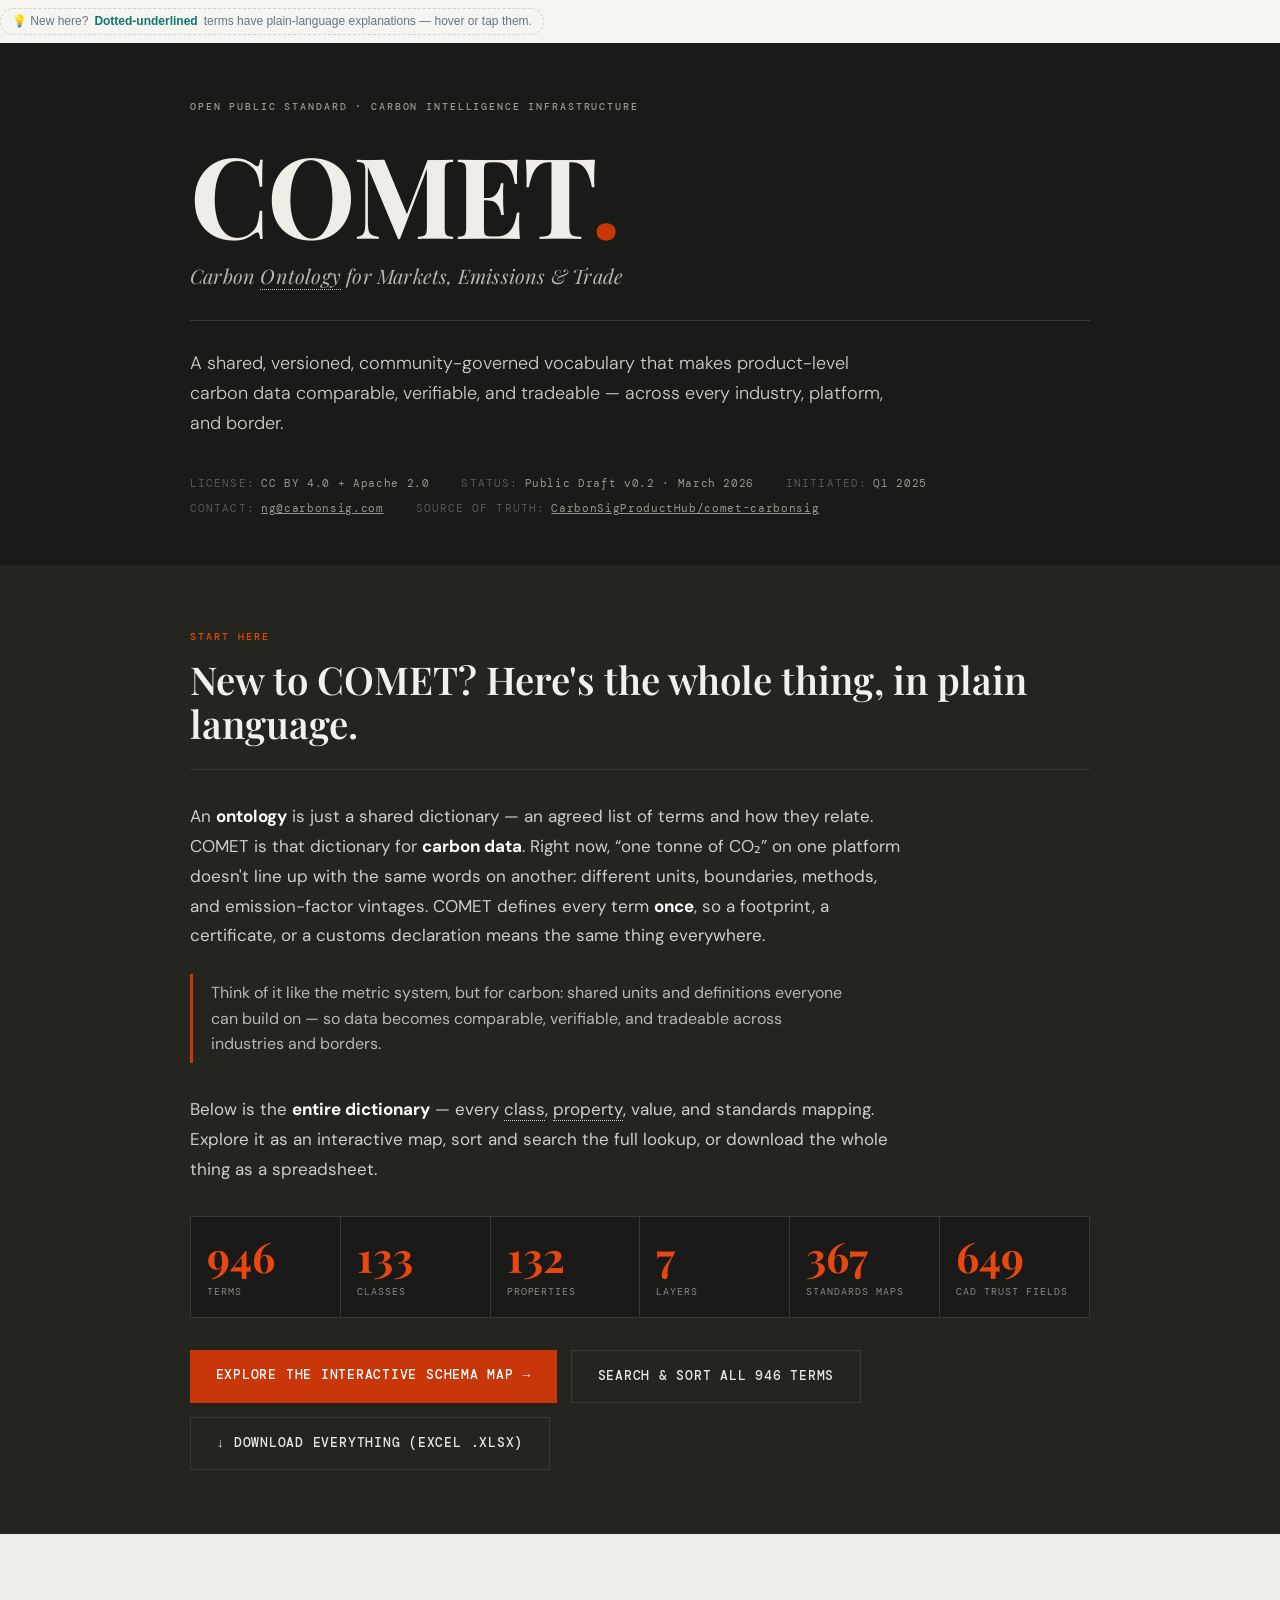
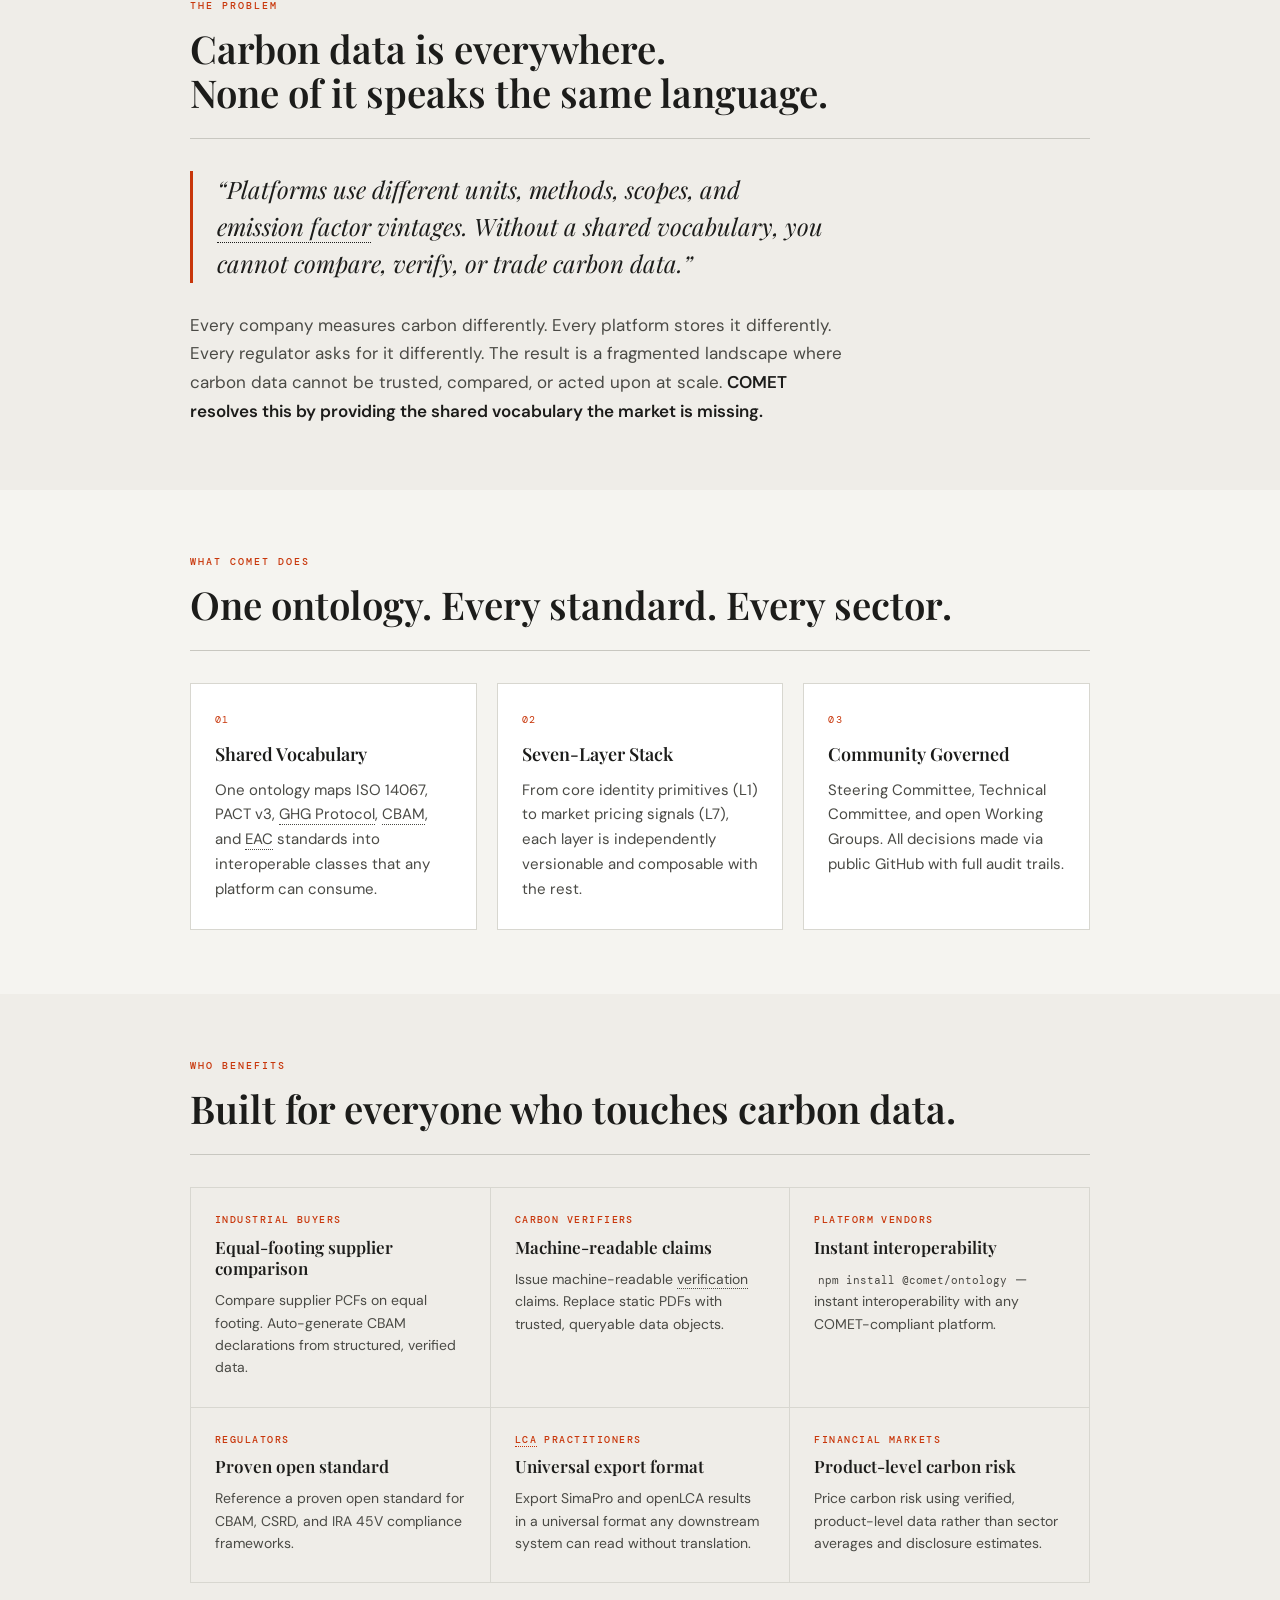
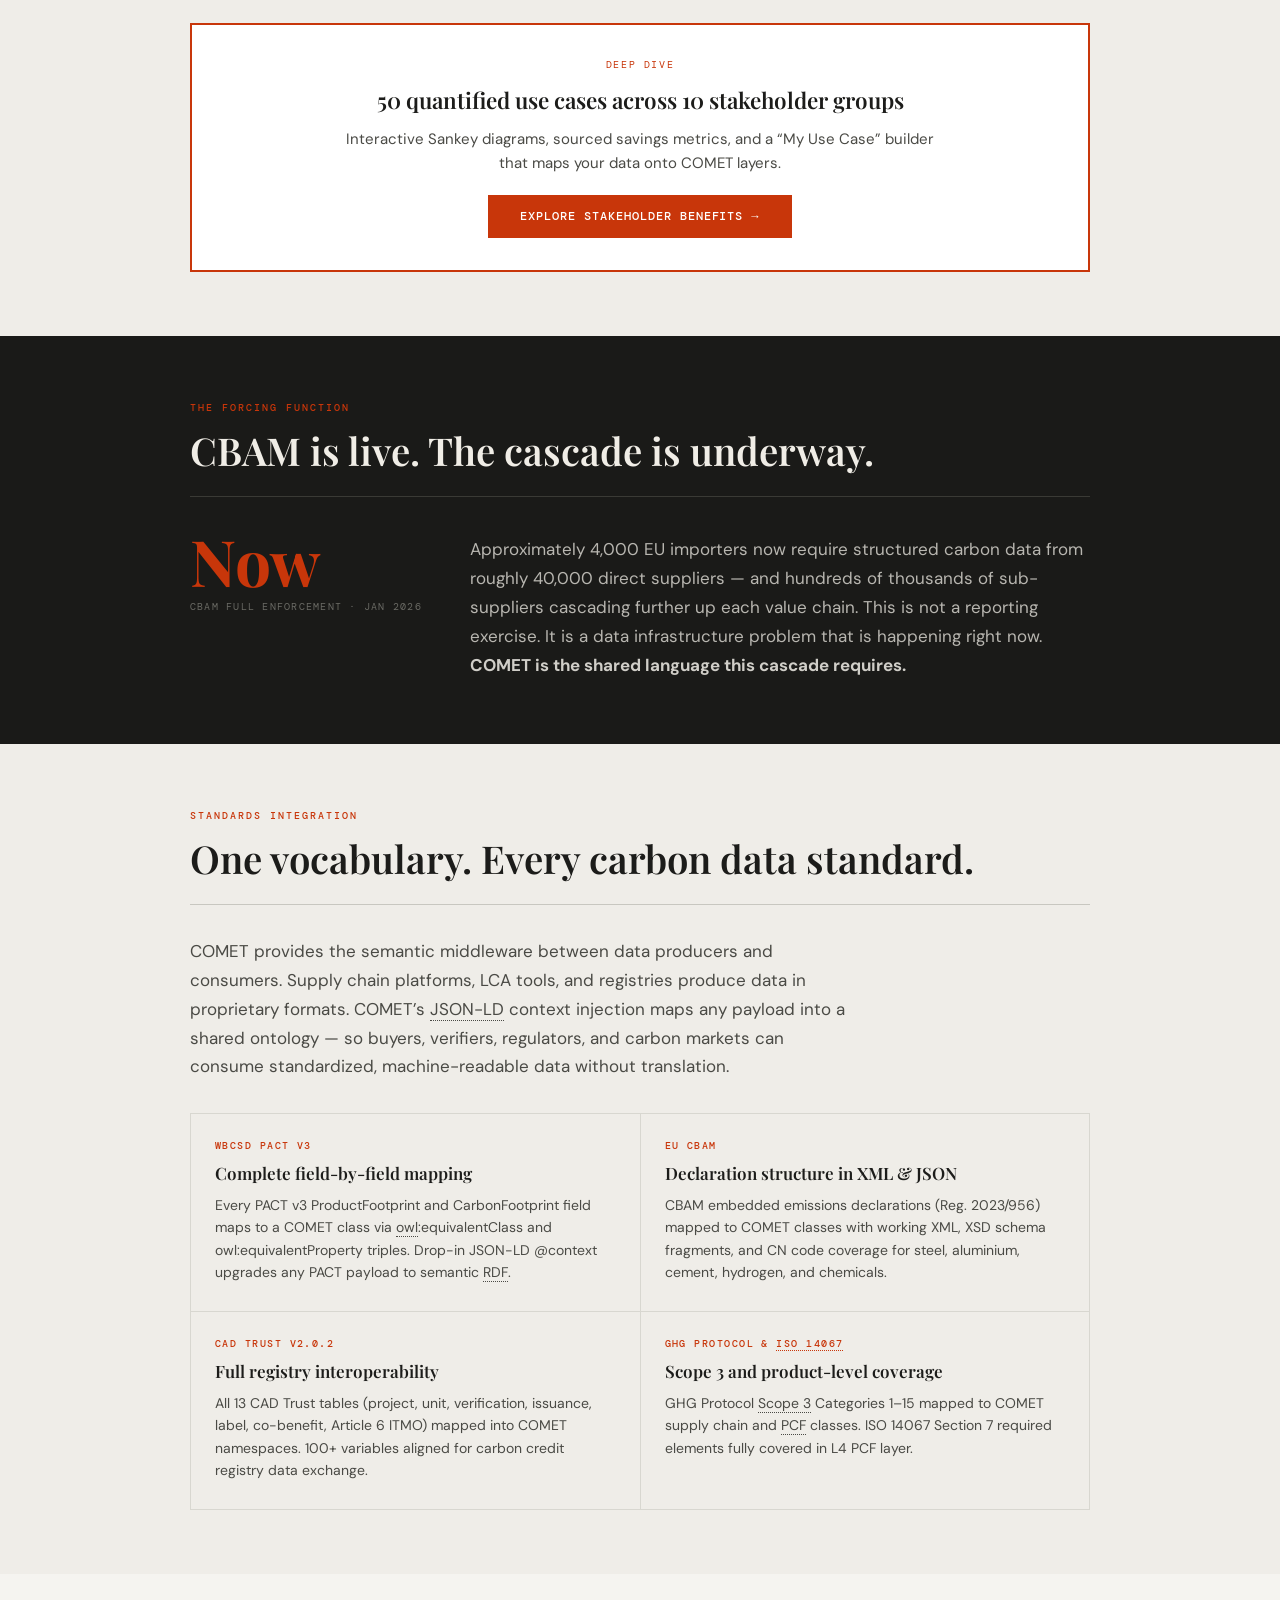
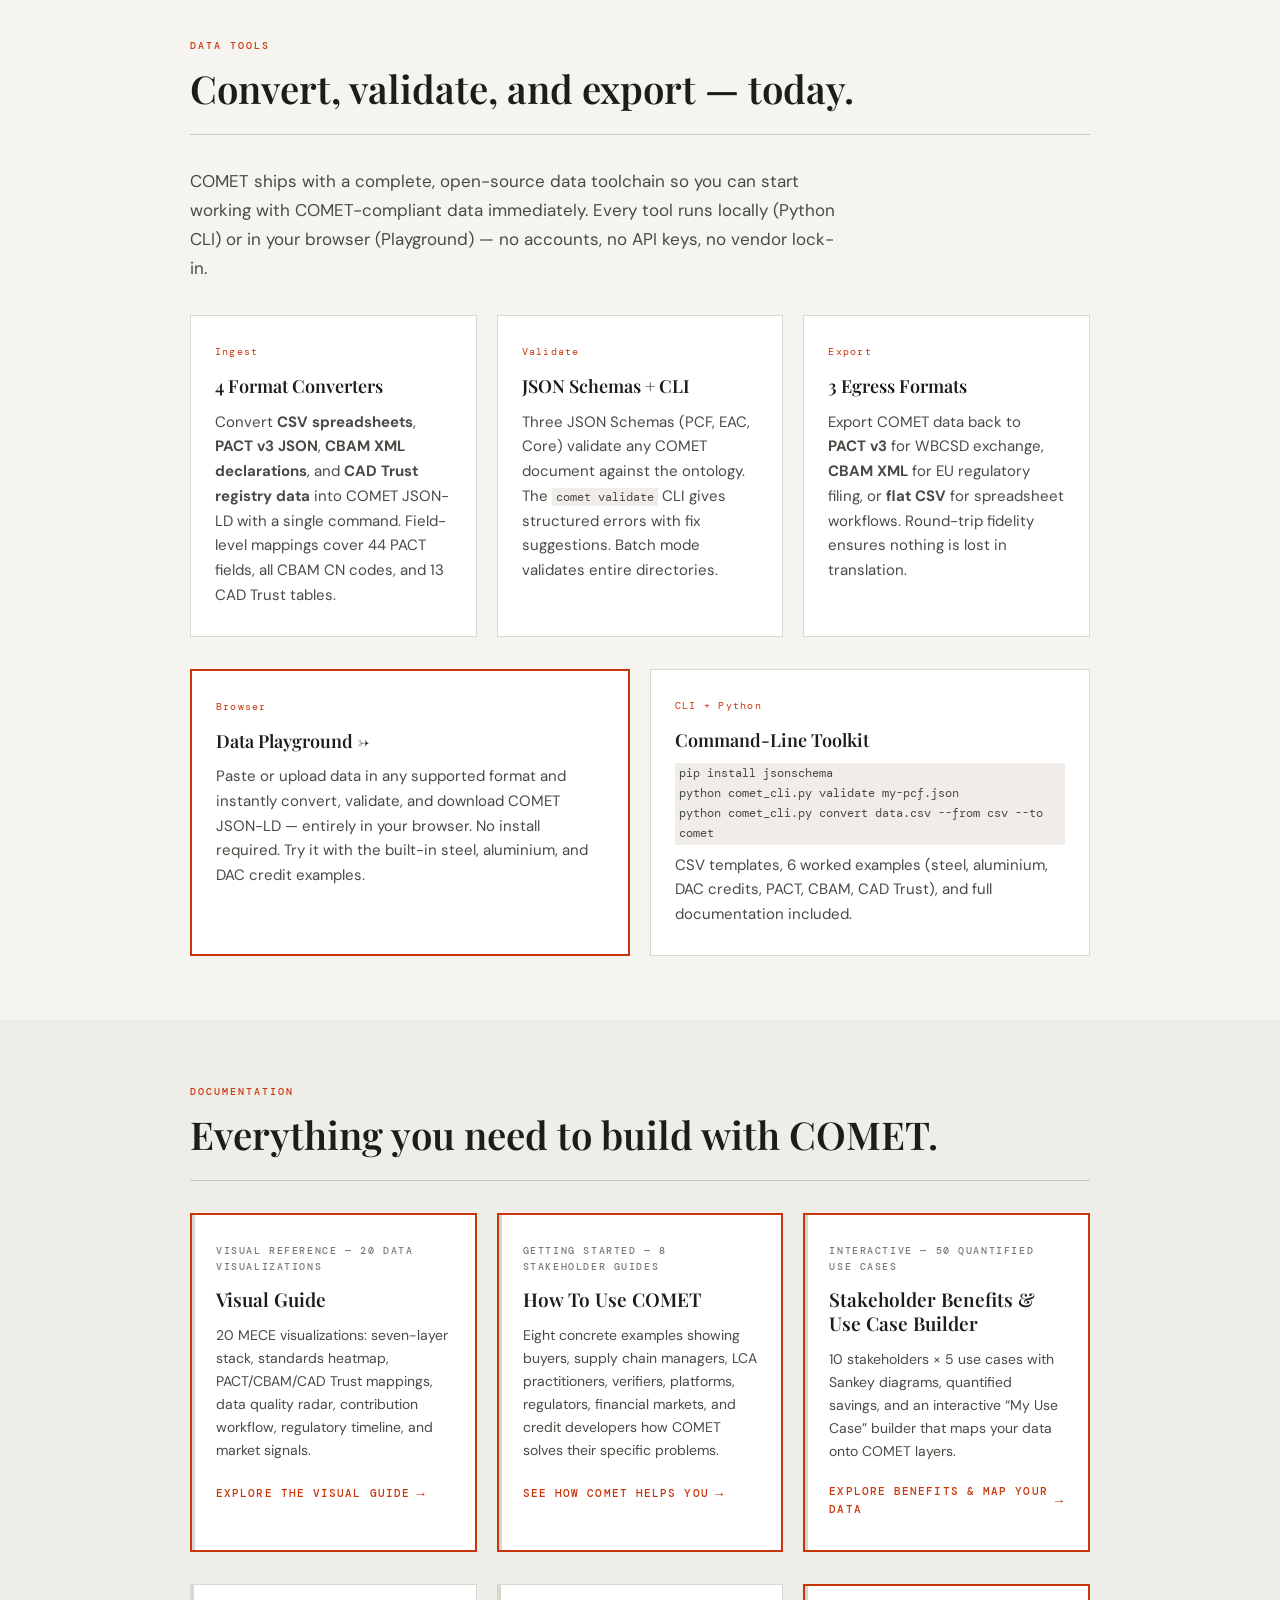
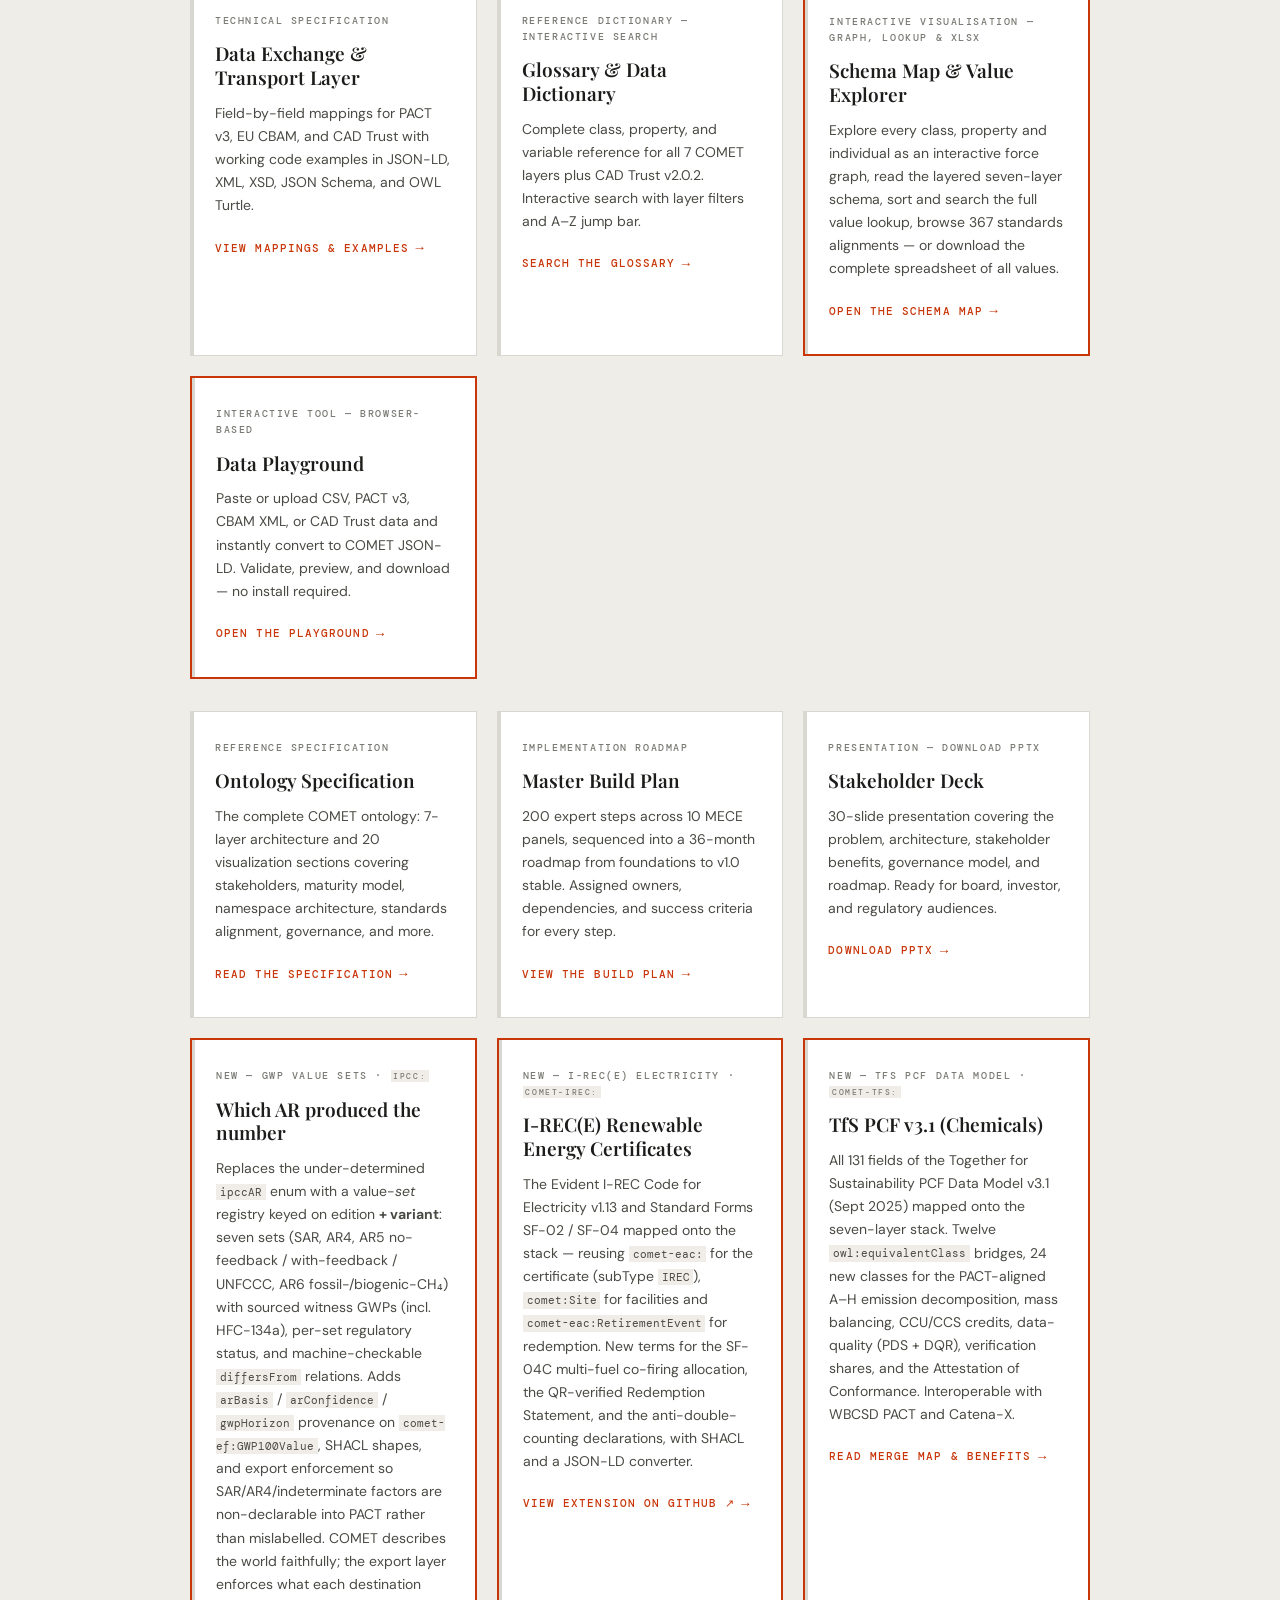
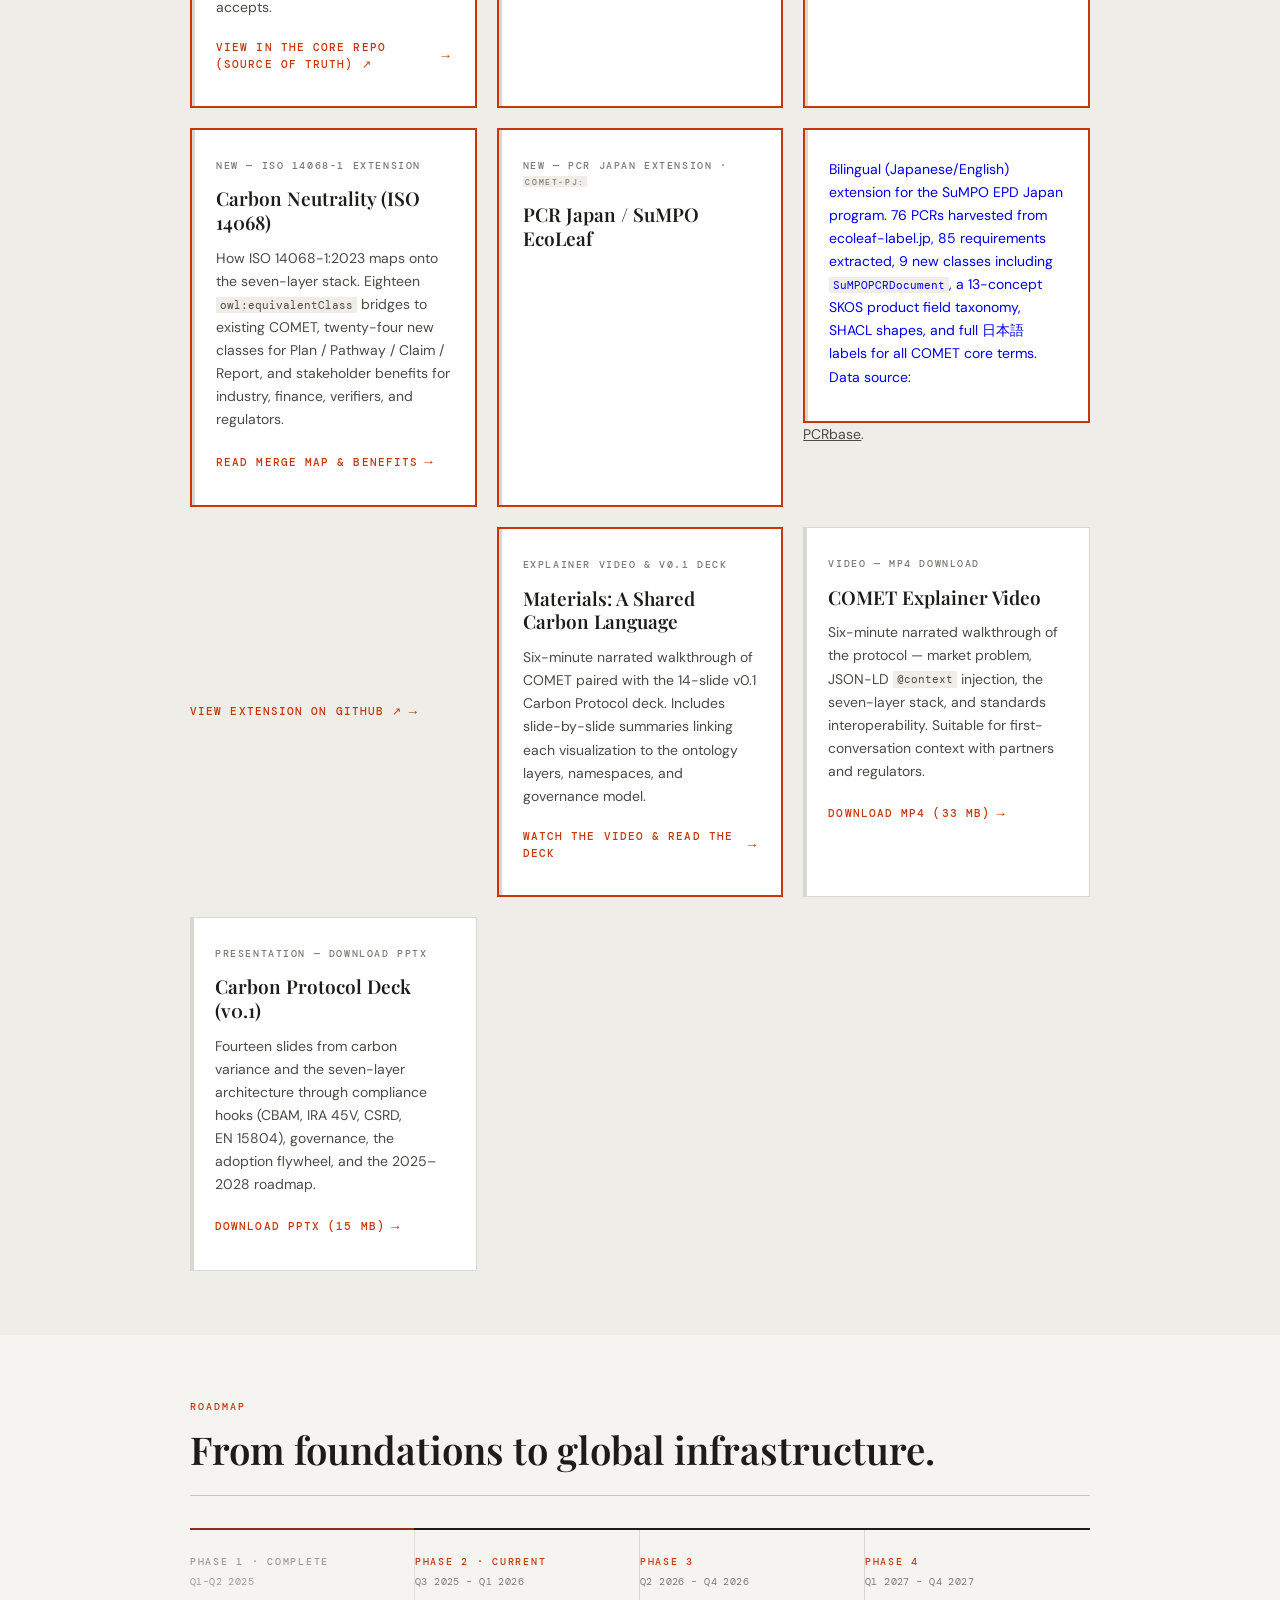
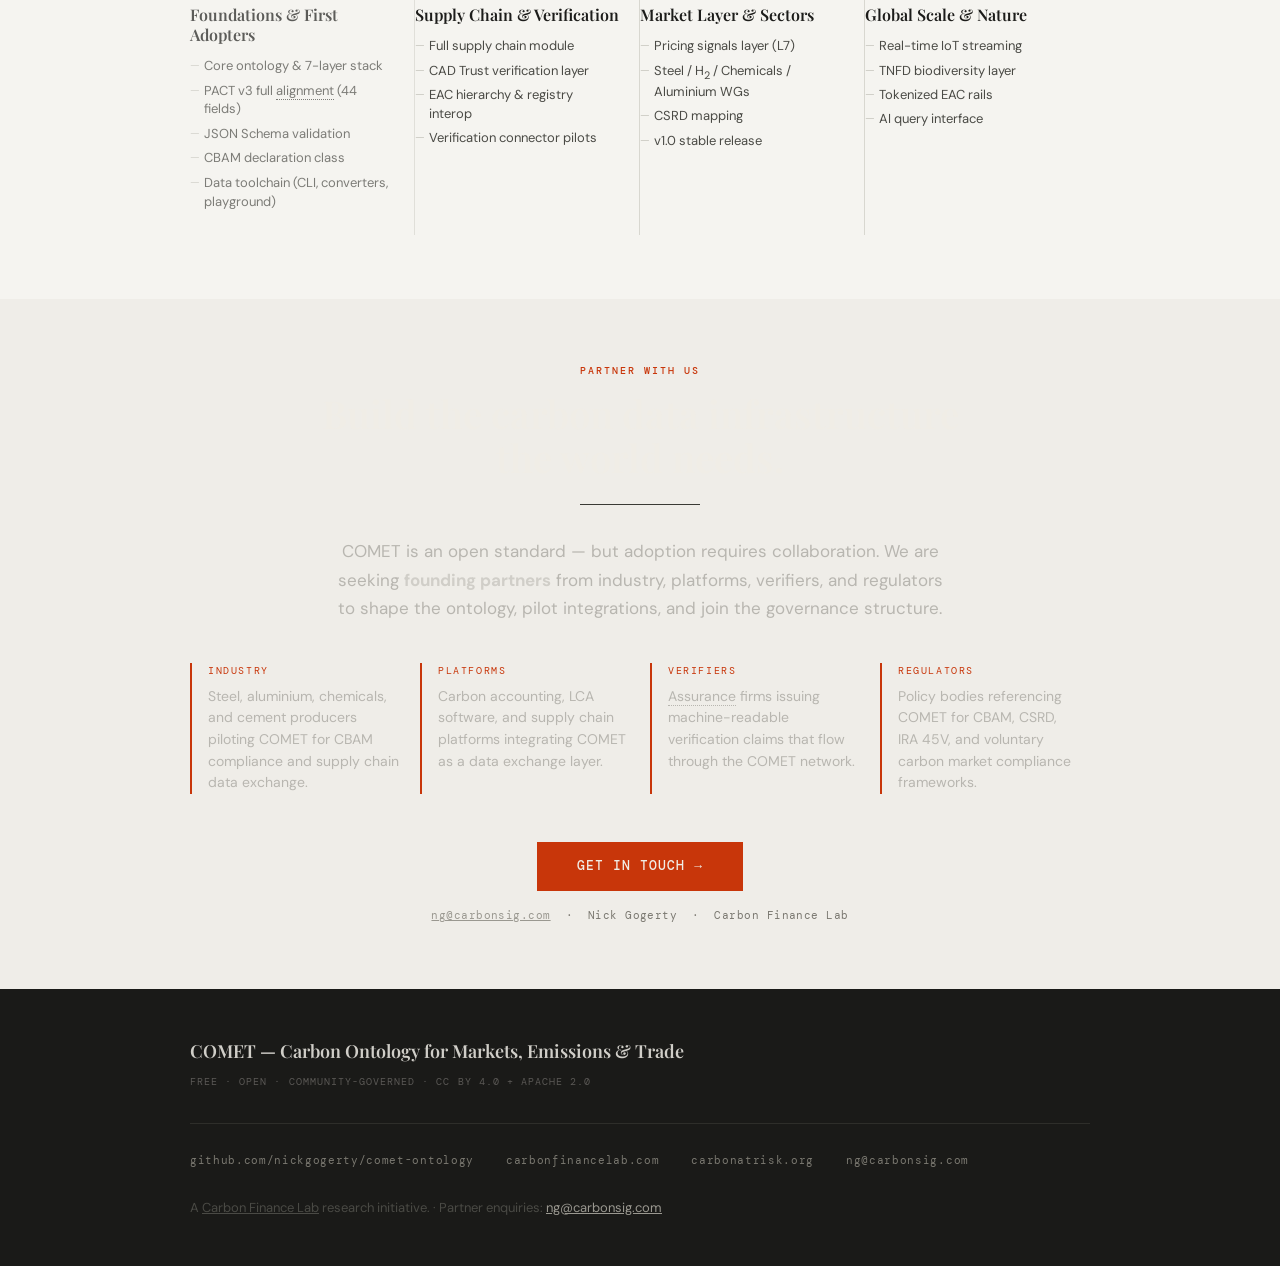
<file: docs/index.html>
<!DOCTYPE html>
<html lang="en">
<head>
  <meta charset="UTF-8">
  <meta name="viewport" content="width=device-width, initial-scale=1.0">
  <title>COMET — Carbon Ontology for Markets, Emissions &amp; Trade</title>
  <meta name="description" content="A shared, versioned, community-governed vocabulary that makes product-level carbon data comparable, verifiable, and tradeable — across every industry, platform, and border.">
  <link rel="preconnect" href="https://fonts.googleapis.com">
  <link rel="preconnect" href="https://fonts.gstatic.com" crossorigin>
  <link href="https://fonts.googleapis.com/css2?family=Playfair+Display:ital,wght@0,400;0,600;0,700;1,400;1,600&family=DM+Sans:wght@300;400;500;600&family=DM+Mono:wght@400;500&display=swap" rel="stylesheet">
  <style>
    *, *::before, *::after {
      box-sizing: border-box;
      margin: 0;
      padding: 0;
    }

    :root {
      --bg: #f5f4f0;
      --bg-dark: #1a1a18;
      --bg-mid: #252520;
      --text: #1c1c1a;
      --text-secondary: #4a4a45;
      --text-muted: #7a7a74;
      --accent: #c8360a;
      --accent-light: #e8470f;
      --border: #d8d7d0;
      --border-dark: #3a3a35;
      --card-bg: #ffffff;
      --rule: #c8c7c0;
    }

    html {
      font-size: 16px;
      scroll-behavior: smooth;
    }

    body {
      font-family: 'DM Sans', sans-serif;
      background-color: var(--bg);
      color: var(--text);
      line-height: 1.6;
      -webkit-font-smoothing: antialiased;
      -moz-osx-font-smoothing: grayscale;
    }

    /* ─── MASTHEAD ─────────────────────────────────────────────── */

    .masthead {
      background-color: var(--bg-dark);
      color: #e8e6e0;
      padding: 3.5rem 2rem 3rem;
    }

    .masthead-inner {
      max-width: 900px;
      margin: 0 auto;
    }

    .eyebrow {
      font-family: 'DM Mono', monospace;
      font-size: 0.65rem;
      font-weight: 500;
      letter-spacing: 0.18em;
      text-transform: uppercase;
      color: #9a9890;
      margin-bottom: 1.6rem;
    }

    .masthead-title {
      font-family: 'Playfair Display', serif;
      font-size: clamp(4rem, 10vw, 7rem);
      font-weight: 700;
      line-height: 0.92;
      letter-spacing: -0.02em;
      color: #f0ede6;
      margin-bottom: 1rem;
    }

    .masthead-title .period {
      color: var(--accent);
    }

    .masthead-subtitle {
      font-family: 'Playfair Display', serif;
      font-size: clamp(1rem, 2.5vw, 1.25rem);
      font-weight: 400;
      font-style: italic;
      color: #b8b6b0;
      margin-bottom: 1.75rem;
      letter-spacing: 0.01em;
    }

    .masthead-rule {
      border: none;
      border-top: 1px solid var(--border-dark);
      margin-bottom: 1.75rem;
    }

    .masthead-description {
      font-size: clamp(1rem, 2vw, 1.125rem);
      font-weight: 300;
      color: #d0cec8;
      line-height: 1.65;
      max-width: 700px;
      margin-bottom: 2.25rem;
    }

    .meta-bar {
      display: flex;
      flex-wrap: wrap;
      gap: 0.5rem 2rem;
      font-family: 'DM Mono', monospace;
      font-size: 0.68rem;
      color: #7a7870;
      letter-spacing: 0.06em;
    }

    .meta-bar span {
      display: flex;
      align-items: center;
      gap: 0.4rem;
    }

    .meta-label {
      color: #5a5855;
      text-transform: uppercase;
      letter-spacing: 0.1em;
    }

    .meta-value {
      color: #9a9890;
    }

    /* ─── SHARED SECTION STYLES ────────────────────────────────── */

    section {
      padding: 4rem 2rem;
    }

    section:nth-child(even) {
      background-color: #efede8;
    }

    .section-inner {
      max-width: 900px;
      margin: 0 auto;
    }

    .section-label {
      font-family: 'DM Mono', monospace;
      font-size: 0.62rem;
      font-weight: 500;
      letter-spacing: 0.2em;
      text-transform: uppercase;
      color: var(--accent);
      margin-bottom: 0.75rem;
    }

    .section-title {
      font-family: 'Playfair Display', serif;
      font-size: clamp(1.6rem, 4vw, 2.4rem);
      font-weight: 600;
      line-height: 1.15;
      color: var(--text);
      margin-bottom: 1.5rem;
    }

    .section-rule {
      border: none;
      border-top: 1px solid var(--rule);
      margin-bottom: 2rem;
    }

    .body-text {
      font-size: 1.0625rem;
      font-weight: 400;
      line-height: 1.7;
      color: var(--text-secondary);
      max-width: 660px;
    }

    .body-text strong {
      color: var(--text);
      font-weight: 600;
    }

    /* ─── THE PROBLEM ───────────────────────────────────────────── */

    .problem-quote {
      font-family: 'Playfair Display', serif;
      font-size: clamp(1.15rem, 2.5vw, 1.5rem);
      font-style: italic;
      font-weight: 400;
      line-height: 1.55;
      color: var(--text);
      border-left: 3px solid var(--accent);
      padding-left: 1.5rem;
      margin-bottom: 1.75rem;
      max-width: 640px;
    }

    /* ─── WHAT COMET DOES — 3-CARD GRID ────────────────────────── */

    .cards-3 {
      display: grid;
      grid-template-columns: repeat(3, 1fr);
      gap: 1.25rem;
      margin-top: 2rem;
    }

    @media (max-width: 720px) {
      .cards-3 {
        grid-template-columns: 1fr;
      }
    }

    @media (min-width: 721px) and (max-width: 900px) {
      .cards-3 {
        grid-template-columns: repeat(3, 1fr);
      }
    }

    .feature-card {
      background-color: var(--card-bg);
      border: 1px solid var(--border);
      padding: 1.75rem 1.5rem;
    }

    .feature-card-number {
      font-family: 'DM Mono', monospace;
      font-size: 0.65rem;
      color: var(--accent);
      letter-spacing: 0.12em;
      margin-bottom: 0.9rem;
      display: block;
    }

    .feature-card-title {
      font-family: 'Playfair Display', serif;
      font-size: 1.125rem;
      font-weight: 600;
      color: var(--text);
      margin-bottom: 0.75rem;
      line-height: 1.25;
    }

    .feature-card-body {
      font-size: 0.9375rem;
      line-height: 1.65;
      color: var(--text-secondary);
    }

    /* ─── WHO BENEFITS — 6-ITEM GRID ───────────────────────────── */

    .benefits-grid {
      display: grid;
      grid-template-columns: repeat(3, 1fr);
      gap: 0;
      margin-top: 2rem;
      border-top: 1px solid var(--border);
      border-left: 1px solid var(--border);
    }

    @media (max-width: 640px) {
      .benefits-grid {
        grid-template-columns: 1fr;
      }
    }

    @media (min-width: 641px) and (max-width: 860px) {
      .benefits-grid {
        grid-template-columns: repeat(2, 1fr);
      }
    }

    .benefit-item {
      padding: 1.5rem 1.5rem 1.75rem;
      border-right: 1px solid var(--border);
      border-bottom: 1px solid var(--border);
    }

    .benefit-role {
      font-family: 'DM Mono', monospace;
      font-size: 0.65rem;
      font-weight: 500;
      letter-spacing: 0.14em;
      text-transform: uppercase;
      color: var(--accent);
      margin-bottom: 0.5rem;
    }

    .benefit-title {
      font-family: 'Playfair Display', serif;
      font-size: 1.0625rem;
      font-weight: 600;
      color: var(--text);
      margin-bottom: 0.6rem;
      line-height: 1.25;
    }

    .benefit-body {
      font-size: 0.875rem;
      line-height: 1.6;
      color: var(--text-secondary);
    }

    /* ─── FORCING FUNCTION ──────────────────────────────────────── */

    .forcing-function {
      background-color: var(--bg-dark);
      color: #e0ddd8;
    }

    .forcing-function .section-title {
      color: #f0ede6;
    }

    .forcing-function .section-label {
      color: #c8360a;
    }

    .forcing-function .section-rule {
      border-color: var(--border-dark);
    }

    .stat-row {
      display: grid;
      grid-template-columns: auto 1fr;
      gap: 2rem 3rem;
      align-items: start;
      margin-top: 2rem;
    }

    @media (max-width: 600px) {
      .stat-row {
        grid-template-columns: 1fr;
      }
    }

    .stat-number {
      font-family: 'Playfair Display', serif;
      font-size: clamp(2.5rem, 6vw, 4rem);
      font-weight: 700;
      line-height: 1;
      color: var(--accent);
      white-space: nowrap;
    }

    .stat-label {
      font-family: 'DM Mono', monospace;
      font-size: 0.65rem;
      letter-spacing: 0.12em;
      color: #6a6a64;
      text-transform: uppercase;
      margin-top: 0.4rem;
    }

    .stat-description {
      font-size: 1.0625rem;
      line-height: 1.7;
      color: #b8b6b0;
      padding-top: 0.4rem;
    }

    /* ─── DOCUMENTATION LINKS ───────────────────────────────────── */

    .doc-cards {
      display: grid;
      grid-template-columns: repeat(3, 1fr);
      gap: 1.25rem;
      margin-top: 2rem;
    }

    @media (max-width: 720px) {
      .doc-cards {
        grid-template-columns: 1fr;
      }
    }

    .doc-card {
      display: block;
      text-decoration: none;
      background-color: var(--card-bg);
      border: 1.5px solid var(--border);
      padding: 1.75rem 1.5rem 2rem;
      position: relative;
      overflow: hidden;
      transition: border-color 0.18s ease, transform 0.18s ease, box-shadow 0.18s ease;
    }

    .doc-card::before {
      content: '';
      position: absolute;
      top: 0;
      left: 0;
      width: 3px;
      height: 100%;
      background-color: var(--border);
      transition: background-color 0.18s ease, width 0.18s ease;
    }

    .doc-card:hover {
      border-color: var(--accent);
      transform: translateY(-2px);
      box-shadow: 0 6px 24px rgba(0, 0, 0, 0.09);
    }

    .doc-card:hover::before {
      background-color: var(--accent);
      width: 4px;
    }

    .doc-card-type {
      font-family: 'DM Mono', monospace;
      font-size: 0.62rem;
      font-weight: 500;
      letter-spacing: 0.16em;
      text-transform: uppercase;
      color: var(--text-muted);
      margin-bottom: 0.85rem;
    }

    .doc-card-title {
      font-family: 'Playfair Display', serif;
      font-size: 1.1875rem;
      font-weight: 600;
      color: var(--text);
      margin-bottom: 0.75rem;
      line-height: 1.25;
      transition: color 0.18s ease;
    }

    .doc-card:hover .doc-card-title {
      color: var(--accent);
    }

    .doc-card-body {
      font-size: 0.875rem;
      line-height: 1.65;
      color: var(--text-secondary);
      margin-bottom: 1.25rem;
    }

    .doc-card-action {
      font-family: 'DM Mono', monospace;
      font-size: 0.68rem;
      font-weight: 500;
      letter-spacing: 0.1em;
      text-transform: uppercase;
      color: var(--accent);
      display: flex;
      align-items: center;
      gap: 0.4rem;
    }

    .doc-card-action::after {
      content: '\2192';
      font-size: 0.85rem;
    }

    /* ─── ROADMAP ───────────────────────────────────────────────── */

    .roadmap-grid {
      display: grid;
      grid-template-columns: repeat(4, 1fr);
      gap: 0;
      margin-top: 2rem;
      border-top: 2px solid var(--text);
    }

    @media (max-width: 760px) {
      .roadmap-grid {
        grid-template-columns: repeat(2, 1fr);
      }
    }

    @media (max-width: 460px) {
      .roadmap-grid {
        grid-template-columns: 1fr;
      }
    }

    /* ─── PARTNER CTA GRID ────────────────────────────────────── */
    @media (max-width: 760px) {
      #partner [style*="grid-template-columns: repeat(4"] {
        grid-template-columns: repeat(2, 1fr) !important;
      }
    }
    @media (max-width: 460px) {
      #partner [style*="grid-template-columns: repeat(4"] {
        grid-template-columns: 1fr !important;
      }
    }

    .roadmap-phase {
      padding: 1.5rem 1.25rem 1.5rem 0;
      border-right: 1px solid var(--border);
      position: relative;
    }

    .roadmap-phase:last-child {
      border-right: none;
      padding-right: 0;
    }

    .roadmap-phase::before {
      content: '';
      position: absolute;
      top: -2px;
      left: 0;
      width: 100%;
      height: 2px;
      background-color: transparent;
    }

    .roadmap-phase:first-child::before {
      background-color: var(--accent);
    }

    .phase-label {
      font-family: 'DM Mono', monospace;
      font-size: 0.6rem;
      font-weight: 500;
      letter-spacing: 0.18em;
      text-transform: uppercase;
      color: var(--accent);
      margin-bottom: 0.3rem;
    }

    .phase-period {
      font-family: 'DM Mono', monospace;
      font-size: 0.65rem;
      color: var(--text-muted);
      margin-bottom: 0.9rem;
      letter-spacing: 0.04em;
    }

    .phase-title {
      font-family: 'Playfair Display', serif;
      font-size: 1rem;
      font-weight: 600;
      color: var(--text);
      line-height: 1.25;
      margin-bottom: 0.75rem;
    }

    .phase-items {
      list-style: none;
      display: flex;
      flex-direction: column;
      gap: 0.35rem;
    }

    .phase-items li {
      font-size: 0.8125rem;
      line-height: 1.45;
      color: var(--text-secondary);
      padding-left: 0.9rem;
      position: relative;
    }

    .phase-items li::before {
      content: '\2014';
      position: absolute;
      left: 0;
      color: var(--rule);
      font-size: 0.7rem;
    }

    /* ─── FOOTER ────────────────────────────────────────────────── */

    footer {
      background-color: var(--bg-dark);
      color: #6a6a64;
      padding: 3rem 2rem;
    }

    .footer-inner {
      max-width: 900px;
      margin: 0 auto;
    }

    .footer-brand {
      font-family: 'Playfair Display', serif;
      font-size: 1.125rem;
      font-weight: 600;
      color: #d0cec8;
      margin-bottom: 0.5rem;
    }

    .footer-tagline {
      font-family: 'DM Mono', monospace;
      font-size: 0.65rem;
      letter-spacing: 0.1em;
      text-transform: uppercase;
      color: #5a5855;
      margin-bottom: 2rem;
    }

    .footer-rule {
      border: none;
      border-top: 1px solid #2e2e2a;
      margin-bottom: 1.75rem;
    }

    .footer-links {
      display: flex;
      flex-wrap: wrap;
      gap: 0.4rem 2rem;
      margin-bottom: 1.75rem;
    }

    .footer-links a {
      font-family: 'DM Mono', monospace;
      font-size: 0.7rem;
      color: #7a7870;
      text-decoration: none;
      letter-spacing: 0.06em;
      transition: color 0.15s ease;
    }

    .footer-links a:hover {
      color: #c8360a;
    }

    .footer-attribution {
      font-size: 0.8125rem;
      color: #4a4a45;
    }

    /* ─── EXPLORE ON-RAMP ───────────────────────────────────────── */

    #explore { background: var(--bg-mid); color: #e8e6e0; }
    #explore .section-label { color: var(--accent-light); }
    #explore .section-title { color: #f3f1ec; }
    #explore .section-rule { border-color: var(--border-dark); }
    .plainspeak {
      font-size: 1.0625rem;
      line-height: 1.75;
      color: #cfcdc6;
      max-width: 60ch;
      margin-bottom: 0.9rem;
    }
    .plainspeak strong { color: #fff; }
    .plain-analogy {
      border-left: 3px solid var(--accent);
      padding: 0.4rem 0 0.4rem 1.1rem;
      margin: 1.4rem 0 2rem;
      font-size: 1rem;
      color: #b8b6b0;
      max-width: 60ch;
    }
    .num-strip {
      display: grid;
      grid-template-columns: repeat(6, 1fr);
      gap: 1px;
      background: var(--border-dark);
      border: 1px solid var(--border-dark);
      margin: 2rem 0;
    }
    @media (max-width: 760px) { .num-strip { grid-template-columns: repeat(3, 1fr); } }
    @media (max-width: 420px) { .num-strip { grid-template-columns: repeat(2, 1fr); } }
    .num-cell { background: var(--bg-dark); padding: 1.1rem 1rem; }
    .num-cell .n {
      font-family: 'Playfair Display', serif;
      font-size: clamp(1.8rem, 4vw, 2.6rem);
      font-weight: 700; line-height: 1; color: var(--accent-light);
    }
    .num-cell .l {
      font-family: 'DM Mono', monospace;
      font-size: 0.6rem; letter-spacing: 0.1em; text-transform: uppercase;
      color: #8a8a84; margin-top: 0.45rem;
    }
    .explore-cta { display: flex; flex-wrap: wrap; gap: 0.9rem; margin-top: 1.75rem; }
    .btn-primary, .btn-ghost {
      font-family: 'DM Mono', monospace; font-size: 0.8rem; font-weight: 500;
      letter-spacing: 0.06em; text-transform: uppercase; text-decoration: none;
      padding: 0.95rem 1.6rem; display: inline-block; transition: background 0.18s, border-color 0.18s;
    }
    .btn-primary { background: var(--accent); color: #fff; }
    .btn-primary:hover { background: var(--accent-light); }
    .btn-ghost { background: transparent; color: #e8e6e0; border: 1px solid var(--border-dark); }
    .btn-ghost:hover { border-color: var(--accent-light); color: #fff; }

    /* ─── UTILITY ───────────────────────────────────────────────── */

    .visually-hidden {
      position: absolute;
      width: 1px;
      height: 1px;
      padding: 0;
      margin: -1px;
      overflow: hidden;
      clip: rect(0, 0, 0, 0);
      border: 0;
    }
  </style>
  <link rel="stylesheet" href="assets/glossary-tooltips.css">
  <script defer src="assets/glossary-tooltips.js"></script>
</head>
<body>

  <!-- MASTHEAD -->
  <header class="masthead" role="banner">
    <div class="masthead-inner">
      <p class="eyebrow">Open Public Standard &middot; Carbon Intelligence Infrastructure</p>
      <h1 class="masthead-title">COMET<span class="period">.</span></h1>
      <p class="masthead-subtitle">Carbon Ontology for Markets, Emissions &amp; Trade</p>
      <hr class="masthead-rule" aria-hidden="true">
      <p class="masthead-description">A shared, versioned, community-governed vocabulary that makes product-level carbon data comparable, verifiable, and tradeable &mdash; across every industry, platform, and border.</p>
      <div class="meta-bar" role="contentinfo" aria-label="Document metadata">
        <span><span class="meta-label">License:</span> <span class="meta-value">CC BY 4.0 + Apache 2.0</span></span>
        <span><span class="meta-label">Status:</span> <span class="meta-value">Public Draft v0.2 &middot; March 2026</span></span>
        <span><span class="meta-label">Initiated:</span> <span class="meta-value">Q1 2025</span></span>
        <span><span class="meta-label">Contact:</span> <span class="meta-value"><a href="mailto:ng@carbonsig.com" style="color:#9a9890;text-decoration:underline;">ng@carbonsig.com</a></span></span>
        <span><span class="meta-label">Source of truth:</span> <span class="meta-value"><a href="https://github.com/CarbonSigProductHub/comet-carbonsig" style="color:#9a9890;text-decoration:underline;" target="_blank" rel="noopener">CarbonSigProductHub/comet-carbonsig</a></span></span>
      </div>
    </div>
  </header>

  <!-- EXPLORE / START HERE -->
  <section id="explore" aria-labelledby="explore-title">
    <div class="section-inner">
      <p class="section-label">Start Here</p>
      <h2 class="section-title" id="explore-title">New to COMET? Here's the whole thing, in plain language.</h2>
      <hr class="section-rule" aria-hidden="true">
      <p class="plainspeak">
        An <strong>ontology</strong> is just a shared dictionary &mdash; an agreed list of terms and how they relate. COMET is that dictionary for <strong>carbon data</strong>. Right now, &ldquo;one tonne of CO&#8322;&rdquo; on one platform doesn't line up with the same words on another: different units, boundaries, methods, and emission-factor vintages. COMET defines every term <strong>once</strong>, so a footprint, a certificate, or a customs declaration means the same thing everywhere.
      </p>
      <p class="plain-analogy">
        Think of it like the metric system, but for carbon: shared units and definitions everyone can build on &mdash; so data becomes comparable, verifiable, and tradeable across industries and borders.
      </p>
      <p class="plainspeak">
        Below is the <strong>entire dictionary</strong> &mdash; every class, property, value, and standards mapping. Explore it as an interactive map, sort and search the full lookup, or download the whole thing as a spreadsheet.
      </p>

      <div class="num-strip" role="list" aria-label="Ontology by the numbers">
        <div class="num-cell" role="listitem"><div class="n">946</div><div class="l">Terms</div></div>
        <div class="num-cell" role="listitem"><div class="n">133</div><div class="l">Classes</div></div>
        <div class="num-cell" role="listitem"><div class="n">132</div><div class="l">Properties</div></div>
        <div class="num-cell" role="listitem"><div class="n">7</div><div class="l">Layers</div></div>
        <div class="num-cell" role="listitem"><div class="n">367</div><div class="l">Standards Maps</div></div>
        <div class="num-cell" role="listitem"><div class="n">649</div><div class="l">CAD Trust Fields</div></div>
      </div>

      <div class="explore-cta">
        <a class="btn-primary" href="schema-map.html">Explore the Interactive Schema Map &rarr;</a>
        <a class="btn-ghost" href="schema-map.html#lookup">Search &amp; sort all 946 terms</a>
        <a class="btn-ghost" href="comet-ontology-values.xlsx" download>&#8595; Download everything (Excel&nbsp;.xlsx)</a>
      </div>
    </div>
  </section>

  <!-- THE PROBLEM -->
  <section id="problem">
    <div class="section-inner">
      <p class="section-label">The Problem</p>
      <h2 class="section-title">Carbon data is everywhere.<br>None of it speaks the same language.</h2>
      <hr class="section-rule" aria-hidden="true">
      <blockquote class="problem-quote">
        &ldquo;Platforms use different units, methods, scopes, and emission factor vintages. Without a shared vocabulary, you cannot compare, verify, or trade carbon data.&rdquo;
      </blockquote>
      <p class="body-text">
        Every company measures carbon differently. Every platform stores it differently. Every regulator asks for it differently. The result is a fragmented landscape where carbon data cannot be trusted, compared, or acted upon at scale. <strong>COMET resolves this by providing the shared vocabulary the market is missing.</strong>
      </p>
    </div>
  </section>

  <!-- WHAT COMET DOES -->
  <section id="what-comet-does">
    <div class="section-inner">
      <p class="section-label">What COMET Does</p>
      <h2 class="section-title">One ontology. Every standard. Every sector.</h2>
      <hr class="section-rule" aria-hidden="true">
      <div class="cards-3" role="list">
        <div class="feature-card" role="listitem">
          <span class="feature-card-number">01</span>
          <h3 class="feature-card-title">Shared Vocabulary</h3>
          <p class="feature-card-body">One ontology maps ISO&nbsp;14067, PACT&nbsp;v3, GHG Protocol, CBAM, and EAC standards into interoperable classes that any platform can consume.</p>
        </div>
        <div class="feature-card" role="listitem">
          <span class="feature-card-number">02</span>
          <h3 class="feature-card-title">Seven-Layer Stack</h3>
          <p class="feature-card-body">From core identity primitives (L1) to market pricing signals (L7), each layer is independently versionable and composable with the rest.</p>
        </div>
        <div class="feature-card" role="listitem">
          <span class="feature-card-number">03</span>
          <h3 class="feature-card-title">Community Governed</h3>
          <p class="feature-card-body">Steering Committee, Technical Committee, and open Working Groups. All decisions made via public GitHub with full audit trails.</p>
        </div>
      </div>
    </div>
  </section>

  <!-- WHO BENEFITS -->
  <section id="who-benefits">
    <div class="section-inner">
      <p class="section-label">Who Benefits</p>
      <h2 class="section-title">Built for everyone who touches carbon data.</h2>
      <hr class="section-rule" aria-hidden="true">
      <div class="benefits-grid" role="list">
        <div class="benefit-item" role="listitem">
          <p class="benefit-role">Industrial Buyers</p>
          <h3 class="benefit-title">Equal-footing supplier comparison</h3>
          <p class="benefit-body">Compare supplier PCFs on equal footing. Auto-generate CBAM declarations from structured, verified data.</p>
        </div>
        <div class="benefit-item" role="listitem">
          <p class="benefit-role">Carbon Verifiers</p>
          <h3 class="benefit-title">Machine-readable claims</h3>
          <p class="benefit-body">Issue machine-readable verification claims. Replace static PDFs with trusted, queryable data objects.</p>
        </div>
        <div class="benefit-item" role="listitem">
          <p class="benefit-role">Platform Vendors</p>
          <h3 class="benefit-title">Instant interoperability</h3>
          <p class="benefit-body"><code style="font-family:'DM Mono',monospace;font-size:0.8em;background:#f0ede8;padding:0.1em 0.35em;">npm install @comet/ontology</code> &mdash; instant interoperability with any COMET-compliant platform.</p>
        </div>
        <div class="benefit-item" role="listitem">
          <p class="benefit-role">Regulators</p>
          <h3 class="benefit-title">Proven open standard</h3>
          <p class="benefit-body">Reference a proven open standard for CBAM, CSRD, and IRA&nbsp;45V compliance frameworks.</p>
        </div>
        <div class="benefit-item" role="listitem">
          <p class="benefit-role">LCA Practitioners</p>
          <h3 class="benefit-title">Universal export format</h3>
          <p class="benefit-body">Export SimaPro and openLCA results in a universal format any downstream system can read without translation.</p>
        </div>
        <div class="benefit-item" role="listitem">
          <p class="benefit-role">Financial Markets</p>
          <h3 class="benefit-title">Product-level carbon risk</h3>
          <p class="benefit-body">Price carbon risk using verified, product-level data rather than sector averages and disclosure estimates.</p>
        </div>
      </div>
      <div style="margin-top:2.5rem;text-align:center;padding:2rem 1.5rem;background:var(--card-bg);border:2px solid var(--accent);">
        <p style="font-family:'DM Mono',monospace;font-size:0.62rem;letter-spacing:0.16em;text-transform:uppercase;color:var(--accent);margin-bottom:0.6rem;">Deep Dive</p>
        <p style="font-family:'Playfair Display',serif;font-size:clamp(1.1rem,2.5vw,1.4rem);font-weight:600;color:var(--text);margin-bottom:0.5rem;">50 quantified use cases across 10 stakeholder groups</p>
        <p style="font-size:0.9375rem;color:var(--text-secondary);margin-bottom:1.25rem;max-width:600px;margin-left:auto;margin-right:auto;line-height:1.6;">Interactive Sankey diagrams, sourced savings metrics, and a &ldquo;My Use Case&rdquo; builder that maps your data onto COMET layers.</p>
        <a href="stakeholder-benefits.html" style="display:inline-block;font-family:'DM Mono',monospace;font-size:0.75rem;font-weight:500;letter-spacing:0.08em;text-transform:uppercase;color:#fff;background:var(--accent);padding:0.75rem 2rem;text-decoration:none;transition:background 0.18s ease;">Explore Stakeholder Benefits &rarr;</a>
      </div>
    </div>
  </section>

  <!-- THE FORCING FUNCTION -->
  <section id="forcing-function" class="forcing-function">
    <div class="section-inner">
      <p class="section-label">The Forcing Function</p>
      <h2 class="section-title">CBAM is live. The cascade is underway.</h2>
      <hr class="section-rule" aria-hidden="true">
      <div class="stat-row">
        <div>
          <p class="stat-number">Now</p>
          <p class="stat-label">CBAM Full Enforcement &middot; Jan 2026</p>
        </div>
        <p class="stat-description">
          Approximately 4,000 EU importers now require structured carbon data from roughly 40,000 direct suppliers &mdash; and hundreds of thousands of sub-suppliers cascading further up each value chain. This is not a reporting exercise. It is a data infrastructure problem that is happening right now. <strong style="color:#d0cec8;">COMET is the shared language this cascade requires.</strong>
        </p>
      </div>
    </div>
  </section>

  <!-- STANDARDS INTEGRATION -->
  <section id="standards-integration">
    <div class="section-inner">
      <p class="section-label">Standards Integration</p>
      <h2 class="section-title">One vocabulary. Every carbon data standard.</h2>
      <hr class="section-rule" aria-hidden="true">
      <p class="body-text" style="margin-bottom:2rem;">
        COMET provides the semantic middleware between data producers and consumers. Supply chain platforms, LCA tools, and registries produce data in proprietary formats. COMET&rsquo;s JSON-LD context injection maps any payload into a shared ontology &mdash; so buyers, verifiers, regulators, and carbon markets can consume standardized, machine-readable data without translation.
      </p>
      <div class="benefits-grid" role="list" style="grid-template-columns: repeat(2, 1fr);">
        <div class="benefit-item" role="listitem">
          <p class="benefit-role">WBCSD PACT v3</p>
          <h3 class="benefit-title">Complete field-by-field mapping</h3>
          <p class="benefit-body">Every PACT v3 ProductFootprint and CarbonFootprint field maps to a COMET class via owl:equivalentClass and owl:equivalentProperty triples. Drop-in JSON-LD @context upgrades any PACT payload to semantic RDF.</p>
        </div>
        <div class="benefit-item" role="listitem">
          <p class="benefit-role">EU CBAM</p>
          <h3 class="benefit-title">Declaration structure in XML &amp; JSON</h3>
          <p class="benefit-body">CBAM embedded emissions declarations (Reg. 2023/956) mapped to COMET classes with working XML, XSD schema fragments, and CN code coverage for steel, aluminium, cement, hydrogen, and chemicals.</p>
        </div>
        <div class="benefit-item" role="listitem">
          <p class="benefit-role">CAD Trust v2.0.2</p>
          <h3 class="benefit-title">Full registry interoperability</h3>
          <p class="benefit-body">All 13 CAD Trust tables (project, unit, verification, issuance, label, co-benefit, Article 6 ITMO) mapped into COMET namespaces. 100+ variables aligned for carbon credit registry data exchange.</p>
        </div>
        <div class="benefit-item" role="listitem">
          <p class="benefit-role">GHG Protocol &amp; ISO 14067</p>
          <h3 class="benefit-title">Scope 3 and product-level coverage</h3>
          <p class="benefit-body">GHG Protocol Scope 3 Categories 1&ndash;15 mapped to COMET supply chain and PCF classes. ISO 14067 Section 7 required elements fully covered in L4 PCF layer.</p>
        </div>
      </div>
    </div>
  </section>

  <!-- DATA TOOLS -->
  <section id="data-tools">
    <div class="section-inner">
      <p class="section-label">Data Tools</p>
      <h2 class="section-title">Convert, validate, and export &mdash; today.</h2>
      <hr class="section-rule" aria-hidden="true">
      <p class="body-text" style="margin-bottom:2rem;">
        COMET ships with a complete, open-source data toolchain so you can start working with COMET-compliant data immediately. Every tool runs locally (Python CLI) or in your browser (Playground) &mdash; no accounts, no API keys, no vendor lock-in.
      </p>
      <div class="cards-3" role="list">
        <div class="feature-card" role="listitem">
          <span class="feature-card-number">Ingest</span>
          <h3 class="feature-card-title">4 Format Converters</h3>
          <p class="feature-card-body">Convert <strong>CSV spreadsheets</strong>, <strong>PACT&nbsp;v3 JSON</strong>, <strong>CBAM XML declarations</strong>, and <strong>CAD Trust registry data</strong> into COMET JSON-LD with a single command. Field-level mappings cover 44 PACT fields, all CBAM CN codes, and 13 CAD Trust tables.</p>
        </div>
        <div class="feature-card" role="listitem">
          <span class="feature-card-number">Validate</span>
          <h3 class="feature-card-title">JSON Schemas + CLI</h3>
          <p class="feature-card-body">Three JSON Schemas (PCF, EAC, Core) validate any COMET document against the ontology. The <code style="font-family:'DM Mono',monospace;font-size:0.8em;background:#f0ede8;padding:0.1em 0.35em;">comet validate</code> CLI gives structured errors with fix suggestions. Batch mode validates entire directories.</p>
        </div>
        <div class="feature-card" role="listitem">
          <span class="feature-card-number">Export</span>
          <h3 class="feature-card-title">3 Egress Formats</h3>
          <p class="feature-card-body">Export COMET data back to <strong>PACT&nbsp;v3</strong> for WBCSD exchange, <strong>CBAM XML</strong> for EU regulatory filing, or <strong>flat CSV</strong> for spreadsheet workflows. Round-trip fidelity ensures nothing is lost in translation.</p>
        </div>
      </div>
      <div style="margin-top:2rem;display:grid;grid-template-columns:repeat(2,1fr);gap:1.25rem;">
        <div class="feature-card" style="border-color:var(--accent);border-width:2px;">
          <span class="feature-card-number" style="color:var(--accent);">Browser</span>
          <h3 class="feature-card-title"><a href="playground.html" style="color:inherit;text-decoration:none;">Data Playground &rarr;</a></h3>
          <p class="feature-card-body">Paste or upload data in any supported format and instantly convert, validate, and download COMET JSON-LD &mdash; entirely in your browser. No install required. Try it with the built-in steel, aluminium, and DAC credit examples.</p>
        </div>
        <div class="feature-card">
          <span class="feature-card-number">CLI + Python</span>
          <h3 class="feature-card-title">Command-Line Toolkit</h3>
          <p class="feature-card-body">
            <code style="font-family:'DM Mono',monospace;font-size:0.8em;background:#f0ede8;padding:0.1em 0.35em;display:block;margin-bottom:0.5rem;">pip install jsonschema<br>python comet_cli.py validate my-pcf.json<br>python comet_cli.py convert data.csv --from csv --to comet</code>
            CSV templates, 6 worked examples (steel, aluminium, DAC credits, PACT, CBAM, CAD Trust), and full documentation included.
          </p>
        </div>
      </div>
    </div>
  </section>

  <!-- DOCUMENTATION -->
  <section id="documentation">
    <div class="section-inner">
      <p class="section-label">Documentation</p>
      <h2 class="section-title">Everything you need to build with COMET.</h2>
      <hr class="section-rule" aria-hidden="true">

      <!-- Row 0: Hero — Visual Guide + How To + Stakeholder Benefits -->
      <div class="doc-cards" style="grid-template-columns: repeat(3, 1fr); margin-bottom: 1.25rem;">
        <a href="visual-guide.html" class="doc-card" aria-label="Visual Guide with 20 data visualizations" style="border-color: var(--accent); border-width: 2px;">
          <p class="doc-card-type">Visual Reference &mdash; 20 Data Visualizations</p>
          <h3 class="doc-card-title">Visual Guide</h3>
          <p class="doc-card-body">20 MECE visualizations: seven-layer stack, standards heatmap, PACT/CBAM/CAD&nbsp;Trust mappings, data quality radar, contribution workflow, regulatory timeline, and market signals.</p>
          <span class="doc-card-action" aria-hidden="true">Explore the visual guide</span>
        </a>
        <a href="how-to.html" class="doc-card" aria-label="How To Use COMET — beginner guide for 8 stakeholder roles" style="border-color: var(--accent); border-width: 2px;">
          <p class="doc-card-type">Getting Started &mdash; 8 Stakeholder Guides</p>
          <h3 class="doc-card-title">How To Use COMET</h3>
          <p class="doc-card-body">Eight concrete examples showing buyers, supply chain managers, LCA practitioners, verifiers, platforms, regulators, financial markets, and credit developers how COMET solves their specific problems.</p>
          <span class="doc-card-action" aria-hidden="true">See how COMET helps you</span>
        </a>
        <a href="stakeholder-benefits.html" class="doc-card" aria-label="Stakeholder Benefits — 50 quantified use cases with Sankey diagrams and interactive use case builder" style="border-color: var(--accent); border-width: 2px;">
          <p class="doc-card-type">Interactive &mdash; 50 Quantified Use Cases</p>
          <h3 class="doc-card-title">Stakeholder Benefits &amp; Use Case Builder</h3>
          <p class="doc-card-body">10 stakeholders &times; 5 use cases with Sankey diagrams, quantified savings, and an interactive &ldquo;My Use Case&rdquo; builder that maps your data onto COMET layers.</p>
          <span class="doc-card-action" aria-hidden="true">Explore benefits &amp; map your data</span>
        </a>
      </div>

      <!-- Row 1: Technical specs + Playground -->
      <div class="doc-cards" style="grid-template-columns: repeat(3, 1fr); margin-bottom: 1.25rem;">

        <a href="data-exchange.html" class="doc-card" aria-label="Data Exchange and Transport Layer document">
          <p class="doc-card-type">Technical Specification</p>
          <h3 class="doc-card-title">Data Exchange &amp; Transport Layer</h3>
          <p class="doc-card-body">Field-by-field mappings for PACT v3, EU CBAM, and CAD Trust with working code examples in JSON-LD, XML, XSD, JSON Schema, and OWL Turtle.</p>
          <span class="doc-card-action" aria-hidden="true">View mappings &amp; examples</span>
        </a>

        <a href="glossary.html" class="doc-card" aria-label="COMET Glossary and Data Dictionary with interactive search">
          <p class="doc-card-type">Reference Dictionary &mdash; Interactive Search</p>
          <h3 class="doc-card-title">Glossary &amp; Data Dictionary</h3>
          <p class="doc-card-body">Complete class, property, and variable reference for all 7 COMET layers plus CAD Trust v2.0.2. Interactive search with layer filters and A&ndash;Z jump bar.</p>
          <span class="doc-card-action" aria-hidden="true">Search the glossary</span>
        </a>

        <a href="schema-map.html" class="doc-card" aria-label="COMET Schema Map — interactive ontology graph, layered schema, sortable value lookup and XLSX download" style="border-color: var(--accent); border-width: 2px;">
          <p class="doc-card-type">Interactive Visualisation &mdash; Graph, Lookup &amp; XLSX</p>
          <h3 class="doc-card-title">Schema Map &amp; Value Explorer</h3>
          <p class="doc-card-body">Explore every class, property and individual as an interactive force graph, read the layered seven-layer schema, sort and search the full value lookup, browse 367 standards alignments &mdash; or download the complete spreadsheet of all values.</p>
          <span class="doc-card-action" aria-hidden="true">Open the schema map</span>
        </a>

        <a href="playground.html" class="doc-card" aria-label="COMET Data Playground — convert and validate data in your browser" style="border-color: var(--accent); border-width: 2px;">
          <p class="doc-card-type">Interactive Tool &mdash; Browser-Based</p>
          <h3 class="doc-card-title">Data Playground</h3>
          <p class="doc-card-body">Paste or upload CSV, PACT&nbsp;v3, CBAM&nbsp;XML, or CAD&nbsp;Trust data and instantly convert to COMET JSON-LD. Validate, preview, and download &mdash; no install required.</p>
          <span class="doc-card-action" aria-hidden="true">Open the playground</span>
        </a>

      </div>

      <!-- Row 2: Original docs -->
      <div class="doc-cards">

        <a href="ontology.html" class="doc-card" aria-label="Ontology Specification document">
          <p class="doc-card-type">Reference Specification</p>
          <h3 class="doc-card-title">Ontology Specification</h3>
          <p class="doc-card-body">The complete COMET ontology: 7-layer architecture and 20 visualization sections covering stakeholders, maturity model, namespace architecture, standards alignment, governance, and more.</p>
          <span class="doc-card-action" aria-hidden="true">Read the specification</span>
        </a>

        <a href="build-plan.html" class="doc-card" aria-label="Master Build Plan document">
          <p class="doc-card-type">Implementation Roadmap</p>
          <h3 class="doc-card-title">Master Build Plan</h3>
          <p class="doc-card-body">200 expert steps across 10 MECE panels, sequenced into a 36-month roadmap from foundations to v1.0 stable. Assigned owners, dependencies, and success criteria for every step.</p>
          <span class="doc-card-action" aria-hidden="true">View the build plan</span>
        </a>

        <a href="COMET_Stakeholder_Deck.pptx" class="doc-card" aria-label="Stakeholder Deck presentation download">
          <p class="doc-card-type">Presentation &mdash; Download PPTX</p>
          <h3 class="doc-card-title">Stakeholder Deck</h3>
          <p class="doc-card-body">30-slide presentation covering the problem, architecture, stakeholder benefits, governance model, and roadmap. Ready for board, investor, and regulatory audiences.</p>
          <span class="doc-card-action" aria-hidden="true">Download PPTX</span>
        </a>

      </div>

      <!-- Row 3: Materials (Video + v0.1 Carbon Protocol Deck) -->
      <div class="doc-cards" style="grid-template-columns: repeat(3, 1fr); margin-top: 1.25rem;">

        <a href="https://github.com/CarbonSigProductHub/comet-carbonsig" class="doc-card" aria-label="GWP value-set registry in the core repo" style="border-color: var(--accent); border-width: 2px;" target="_blank">
          <p class="doc-card-type">New &mdash; GWP Value Sets &middot; <code style="font-family:'DM Mono',monospace;font-size:0.8em;background:#f0ede8;padding:0.1em 0.35em;">ipcc:</code></p>
          <h3 class="doc-card-title">Which AR produced the number</h3>
          <p class="doc-card-body">Replaces the under-determined <code style="font-family:'DM Mono',monospace;font-size:0.8em;background:#f0ede8;padding:0.1em 0.35em;">ipccAR</code> enum with a value-<em>set</em> registry keyed on edition <strong>+ variant</strong>: seven sets (SAR, AR4, AR5 no-feedback / with-feedback / UNFCCC, AR6 fossil-/biogenic-CH&#8324;) with sourced witness GWPs (incl. HFC-134a), per-set regulatory status, and machine-checkable <code style="font-family:'DM Mono',monospace;font-size:0.8em;background:#f0ede8;padding:0.1em 0.35em;">differsFrom</code> relations. Adds <code style="font-family:'DM Mono',monospace;font-size:0.8em;background:#f0ede8;padding:0.1em 0.35em;">arBasis</code> / <code style="font-family:'DM Mono',monospace;font-size:0.8em;background:#f0ede8;padding:0.1em 0.35em;">arConfidence</code> / <code style="font-family:'DM Mono',monospace;font-size:0.8em;background:#f0ede8;padding:0.1em 0.35em;">gwpHorizon</code> provenance on <code style="font-family:'DM Mono',monospace;font-size:0.8em;background:#f0ede8;padding:0.1em 0.35em;">comet-ef:GWP100Value</code>, SHACL shapes, and export enforcement so SAR/AR4/indeterminate factors are non-declarable into PACT rather than mislabelled. COMET describes the world faithfully; the export layer enforces what each destination accepts.</p>
          <span class="doc-card-action" aria-hidden="true">View in the core repo (source of truth) ↗</span>
        </a>

        <a href="https://github.com/nickgogerty/comet-ontology/tree/main/ext/irec-e" class="doc-card" aria-label="I-REC(E) electricity extension" style="border-color: var(--accent); border-width: 2px;" target="_blank">
          <p class="doc-card-type">New &mdash; I-REC(E) Electricity &middot; <code style="font-family:'DM Mono',monospace;font-size:0.8em;background:#f0ede8;padding:0.1em 0.35em;">comet-irec:</code></p>
          <h3 class="doc-card-title">I-REC(E) Renewable Energy Certificates</h3>
          <p class="doc-card-body">The Evident I-REC Code for Electricity v1.13 and Standard Forms SF-02 / SF-04 mapped onto the stack &mdash; reusing <code style="font-family:'DM Mono',monospace;font-size:0.8em;background:#f0ede8;padding:0.1em 0.35em;">comet-eac:</code> for the certificate (subType <code style="font-family:'DM Mono',monospace;font-size:0.8em;background:#f0ede8;padding:0.1em 0.35em;">IREC</code>), <code style="font-family:'DM Mono',monospace;font-size:0.8em;background:#f0ede8;padding:0.1em 0.35em;">comet:Site</code> for facilities and <code style="font-family:'DM Mono',monospace;font-size:0.8em;background:#f0ede8;padding:0.1em 0.35em;">comet-eac:RetirementEvent</code> for redemption. New terms for the SF-04C multi-fuel co-firing allocation, the QR-verified Redemption Statement, and the anti-double-counting declarations, with SHACL and a JSON-LD converter.</p>
          <span class="doc-card-action" aria-hidden="true">View extension on GitHub ↗</span>
        </a>

        <a href="tfs-pcf.html" class="doc-card" aria-label="TfS PCF Data Model v3.1 extension page" style="border-color: var(--accent); border-width: 2px;">
          <p class="doc-card-type">New &mdash; TfS PCF Data Model &middot; <code style="font-family:'DM Mono',monospace;font-size:0.8em;background:#f0ede8;padding:0.1em 0.35em;">comet-tfs:</code></p>
          <h3 class="doc-card-title">TfS PCF v3.1 (Chemicals)</h3>
          <p class="doc-card-body">All 131 fields of the Together for Sustainability PCF Data Model v3.1 (Sept 2025) mapped onto the seven-layer stack. Twelve <code style="font-family:'DM Mono',monospace;font-size:0.8em;background:#f0ede8;padding:0.1em 0.35em;">owl:equivalentClass</code> bridges, 24 new classes for the PACT-aligned A&ndash;H emission decomposition, mass balancing, CCU/CCS credits, data-quality (PDS + DQR), verification shares, and the Attestation of Conformance. Interoperable with WBCSD PACT and Catena-X.</p>
          <span class="doc-card-action" aria-hidden="true">Read merge map &amp; benefits</span>
        </a>

        <a href="iso14068.html" class="doc-card" aria-label="ISO 14068 carbon neutrality extension page" style="border-color: var(--accent); border-width: 2px;">
          <p class="doc-card-type">New &mdash; ISO 14068-1 Extension</p>
          <h3 class="doc-card-title">Carbon Neutrality (ISO 14068)</h3>
          <p class="doc-card-body">How ISO 14068-1:2023 maps onto the seven-layer stack. Eighteen <code style="font-family:'DM Mono',monospace;font-size:0.8em;background:#f0ede8;padding:0.1em 0.35em;">owl:equivalentClass</code> bridges to existing COMET, twenty-four new classes for Plan / Pathway / Claim / Report, and stakeholder benefits for industry, finance, verifiers, and regulators.</p>
          <span class="doc-card-action" aria-hidden="true">Read merge map &amp; benefits</span>
        </a>

        <a href="https://github.com/nickgogerty/comet-ontology/tree/main/ext/pcr-japan" class="doc-card" aria-label="PCR Japan SuMPO EcoLeaf extension" style="border-color: var(--accent); border-width: 2px;" target="_blank">
          <p class="doc-card-type">New &mdash; PCR Japan Extension &middot; <code style="font-family:'DM Mono',monospace;font-size:0.8em;background:#f0ede8;padding:0.1em 0.35em;">comet-pj:</code></p>
          <h3 class="doc-card-title">PCR Japan / SuMPO EcoLeaf</h3>
          <p class="doc-card-body">Bilingual (Japanese/English) extension for the SuMPO EPD Japan program. 76 PCRs harvested from ecoleaf-label.jp, 85 requirements extracted, 9 new classes including <code style="font-family:'DM Mono',monospace;font-size:0.8em;background:#f0ede8;padding:0.1em 0.35em;">SuMPOPCRDocument</code>, a 13-concept SKOS product field taxonomy, SHACL shapes, and full <span lang="ja">日本語</span> labels for all COMET core terms. Data source: <a href="https://nickgogerty.github.io/pcrbase" style="color:inherit;text-decoration:underline;">PCRbase</a>.</p>
          <span class="doc-card-action" aria-hidden="true">View extension on GitHub ↗</span>
        </a>

        <a href="materials.html" class="doc-card" aria-label="Materials page with explainer video and Carbon Protocol deck" style="border-color: var(--accent); border-width: 2px;">
          <p class="doc-card-type">Explainer Video &amp; v0.1 Deck</p>
          <h3 class="doc-card-title">Materials: A Shared Carbon Language</h3>
          <p class="doc-card-body">Six-minute narrated walkthrough of COMET paired with the 14-slide v0.1 Carbon Protocol deck. Includes slide-by-slide summaries linking each visualization to the ontology layers, namespaces, and governance model.</p>
          <span class="doc-card-action" aria-hidden="true">Watch the video &amp; read the deck</span>
        </a>

        <a href="COMET_Shared_Carbon_Language.mp4" class="doc-card" aria-label="COMET explainer video MP4 download">
          <p class="doc-card-type">Video &mdash; MP4 Download</p>
          <h3 class="doc-card-title">COMET Explainer Video</h3>
          <p class="doc-card-body">Six-minute narrated walkthrough of the protocol &mdash; market problem, JSON-LD <code style="font-family:'DM Mono',monospace;font-size:0.8em;background:#f0ede8;padding:0.1em 0.35em;">@context</code> injection, the seven-layer stack, and standards interoperability. Suitable for first-conversation context with partners and regulators.</p>
          <span class="doc-card-action" aria-hidden="true">Download MP4 (33&nbsp;MB)</span>
        </a>

        <a href="COMET_Carbon_Protocol.pptx" class="doc-card" aria-label="Carbon Protocol v0.1 PPTX download">
          <p class="doc-card-type">Presentation &mdash; Download PPTX</p>
          <h3 class="doc-card-title">Carbon Protocol Deck (v0.1)</h3>
          <p class="doc-card-body">Fourteen slides from carbon variance and the seven-layer architecture through compliance hooks (CBAM, IRA&nbsp;45V, CSRD, EN&nbsp;15804), governance, the adoption flywheel, and the 2025&ndash;2028 roadmap.</p>
          <span class="doc-card-action" aria-hidden="true">Download PPTX (15&nbsp;MB)</span>
        </a>

      </div>
    </div>
  </section>

  <!-- ROADMAP -->
  <section id="roadmap">
    <div class="section-inner">
      <p class="section-label">Roadmap</p>
      <h2 class="section-title">From foundations to global infrastructure.</h2>
      <hr class="section-rule" aria-hidden="true">
      <div class="roadmap-grid" role="list">

        <div class="roadmap-phase" role="listitem" style="opacity:0.7;">
          <p class="phase-label" style="color:var(--text-muted);">Phase 1 &middot; Complete</p>
          <p class="phase-period">Q1&ndash;Q2 2025</p>
          <h3 class="phase-title">Foundations &amp; First Adopters</h3>
          <ul class="phase-items" aria-label="Phase 1 milestones">
            <li>Core ontology &amp; 7-layer stack</li>
            <li>PACT v3 full alignment (44 fields)</li>
            <li>JSON Schema validation</li>
            <li>CBAM declaration class</li>
            <li>Data toolchain (CLI, converters, playground)</li>
          </ul>
        </div>

        <div class="roadmap-phase" role="listitem">
          <p class="phase-label">Phase 2 &middot; Current</p>
          <p class="phase-period">Q3 2025 &ndash; Q1 2026</p>
          <h3 class="phase-title">Supply Chain &amp; Verification</h3>
          <ul class="phase-items" aria-label="Phase 2 milestones">
            <li>Full supply chain module</li>
            <li>CAD Trust verification layer</li>
            <li>EAC hierarchy &amp; registry interop</li>
            <li>Verification connector pilots</li>
          </ul>
        </div>

        <div class="roadmap-phase" role="listitem">
          <p class="phase-label">Phase 3</p>
          <p class="phase-period">Q2 2026 &ndash; Q4 2026</p>
          <h3 class="phase-title">Market Layer &amp; Sectors</h3>
          <ul class="phase-items" aria-label="Phase 3 milestones">
            <li>Pricing signals layer (L7)</li>
            <li>Steel / H<sub>2</sub> / Chemicals / Aluminium WGs</li>
            <li>CSRD mapping</li>
            <li>v1.0 stable release</li>
          </ul>
        </div>

        <div class="roadmap-phase" role="listitem">
          <p class="phase-label">Phase 4</p>
          <p class="phase-period">Q1 2027 &ndash; Q4 2027</p>
          <h3 class="phase-title">Global Scale &amp; Nature</h3>
          <ul class="phase-items" aria-label="Phase 4 milestones">
            <li>Real-time IoT streaming</li>
            <li>TNFD biodiversity layer</li>
            <li>Tokenized EAC rails</li>
            <li>AI query interface</li>
          </ul>
        </div>

      </div>
    </div>
  </section>

  <!-- PARTNER CTA -->
  <section id="partner" class="forcing-function">
    <div class="section-inner" style="text-align:center;">
      <p class="section-label" style="color:var(--accent);">Partner With Us</p>
      <h2 class="section-title" style="color:#f0ede6;max-width:700px;margin:0 auto 1.5rem;">Build the carbon data infrastructure the world needs.</h2>
      <hr class="section-rule" aria-hidden="true" style="max-width:120px;margin:0 auto 2rem;">
      <p style="font-size:1.0625rem;color:#b8b6b0;max-width:620px;margin:0 auto 2.5rem;line-height:1.7;">
        COMET is an open standard &mdash; but adoption requires collaboration. We are seeking <strong style="color:#d0cec8;">founding partners</strong> from industry, platforms, verifiers, and regulators to shape the ontology, pilot integrations, and join the governance structure.
      </p>
      <div style="display:grid;grid-template-columns:repeat(4,1fr);gap:1.25rem;margin-bottom:3rem;text-align:left;">
        <div style="border-left:2px solid var(--accent);padding-left:1rem;">
          <p style="font-family:'DM Mono',monospace;font-size:0.62rem;letter-spacing:0.16em;text-transform:uppercase;color:var(--accent);margin-bottom:0.4rem;">Industry</p>
          <p style="font-size:0.875rem;color:#b8b6b0;line-height:1.55;">Steel, aluminium, chemicals, and cement producers piloting COMET for CBAM compliance and supply chain data exchange.</p>
        </div>
        <div style="border-left:2px solid var(--accent);padding-left:1rem;">
          <p style="font-family:'DM Mono',monospace;font-size:0.62rem;letter-spacing:0.16em;text-transform:uppercase;color:var(--accent);margin-bottom:0.4rem;">Platforms</p>
          <p style="font-size:0.875rem;color:#b8b6b0;line-height:1.55;">Carbon accounting, LCA software, and supply chain platforms integrating COMET as a data exchange layer.</p>
        </div>
        <div style="border-left:2px solid var(--accent);padding-left:1rem;">
          <p style="font-family:'DM Mono',monospace;font-size:0.62rem;letter-spacing:0.16em;text-transform:uppercase;color:var(--accent);margin-bottom:0.4rem;">Verifiers</p>
          <p style="font-size:0.875rem;color:#b8b6b0;line-height:1.55;">Assurance firms issuing machine-readable verification claims that flow through the COMET network.</p>
        </div>
        <div style="border-left:2px solid var(--accent);padding-left:1rem;">
          <p style="font-family:'DM Mono',monospace;font-size:0.62rem;letter-spacing:0.16em;text-transform:uppercase;color:var(--accent);margin-bottom:0.4rem;">Regulators</p>
          <p style="font-size:0.875rem;color:#b8b6b0;line-height:1.55;">Policy bodies referencing COMET for CBAM, CSRD, IRA&nbsp;45V, and voluntary carbon market compliance frameworks.</p>
        </div>
      </div>
      <div style="margin-bottom:1rem;">
        <a href="mailto:ng@carbonsig.com" style="display:inline-block;font-family:'DM Mono',monospace;font-size:0.8rem;font-weight:500;letter-spacing:0.08em;text-transform:uppercase;color:#f0ede6;background:var(--accent);padding:0.9rem 2.5rem;text-decoration:none;transition:background 0.18s ease;">Get in touch &rarr;</a>
      </div>
      <p style="font-family:'DM Mono',monospace;font-size:0.7rem;color:#7a7870;letter-spacing:0.04em;">
        <a href="mailto:ng@carbonsig.com" style="color:#9a9890;text-decoration:underline;">ng@carbonsig.com</a>
        &nbsp;&middot;&nbsp; Nick Gogerty &nbsp;&middot;&nbsp; Carbon Finance Lab
      </p>
    </div>
  </section>

  <!-- FOOTER -->
  <footer role="contentinfo">
    <div class="footer-inner">
      <p class="footer-brand">COMET &mdash; Carbon Ontology for Markets, Emissions &amp; Trade</p>
      <p class="footer-tagline">Free &middot; Open &middot; Community-governed &middot; CC BY 4.0 + Apache 2.0</p>
      <hr class="footer-rule" aria-hidden="true">
      <nav class="footer-links" aria-label="External links">
        <a href="https://github.com/nickgogerty/comet-ontology" target="_blank" rel="noopener noreferrer">github.com/nickgogerty/comet-ontology</a>
        <a href="https://carbonfinancelab.com" target="_blank" rel="noopener noreferrer">carbonfinancelab.com</a>
        <a href="https://www.carbonatrisk.org/" target="_blank" rel="noopener noreferrer">carbonatrisk.org</a>
        <a href="mailto:ng@carbonsig.com">ng@carbonsig.com</a>
      </nav>
      <p class="footer-attribution">A <a href="https://carbonfinancelab.com" target="_blank" rel="noopener noreferrer" style="color:inherit;text-decoration:underline;">Carbon Finance Lab</a> research initiative. &middot; Partner enquiries: <a href="mailto:ng@carbonsig.com" style="color:#9a9890;text-decoration:underline;">ng@carbonsig.com</a></p>
    </div>
  </footer>

</body>
</html>
</file>
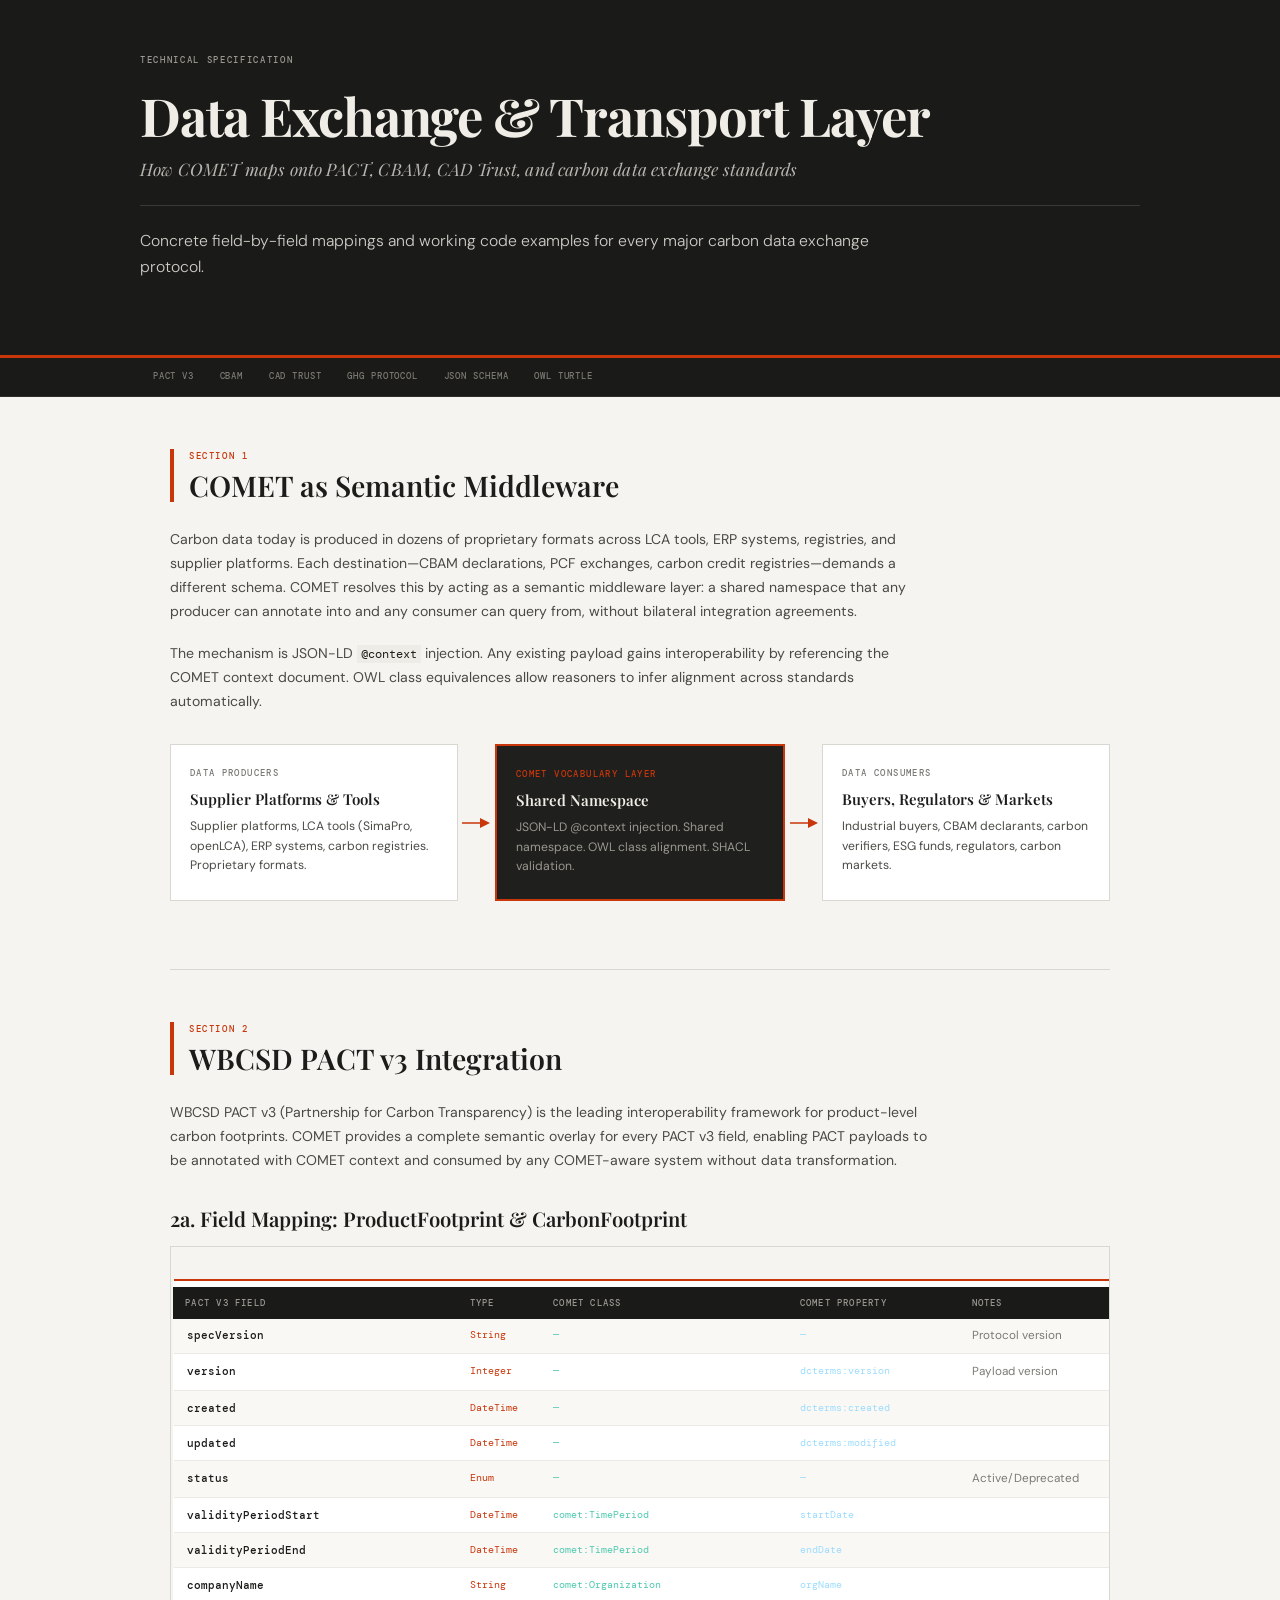
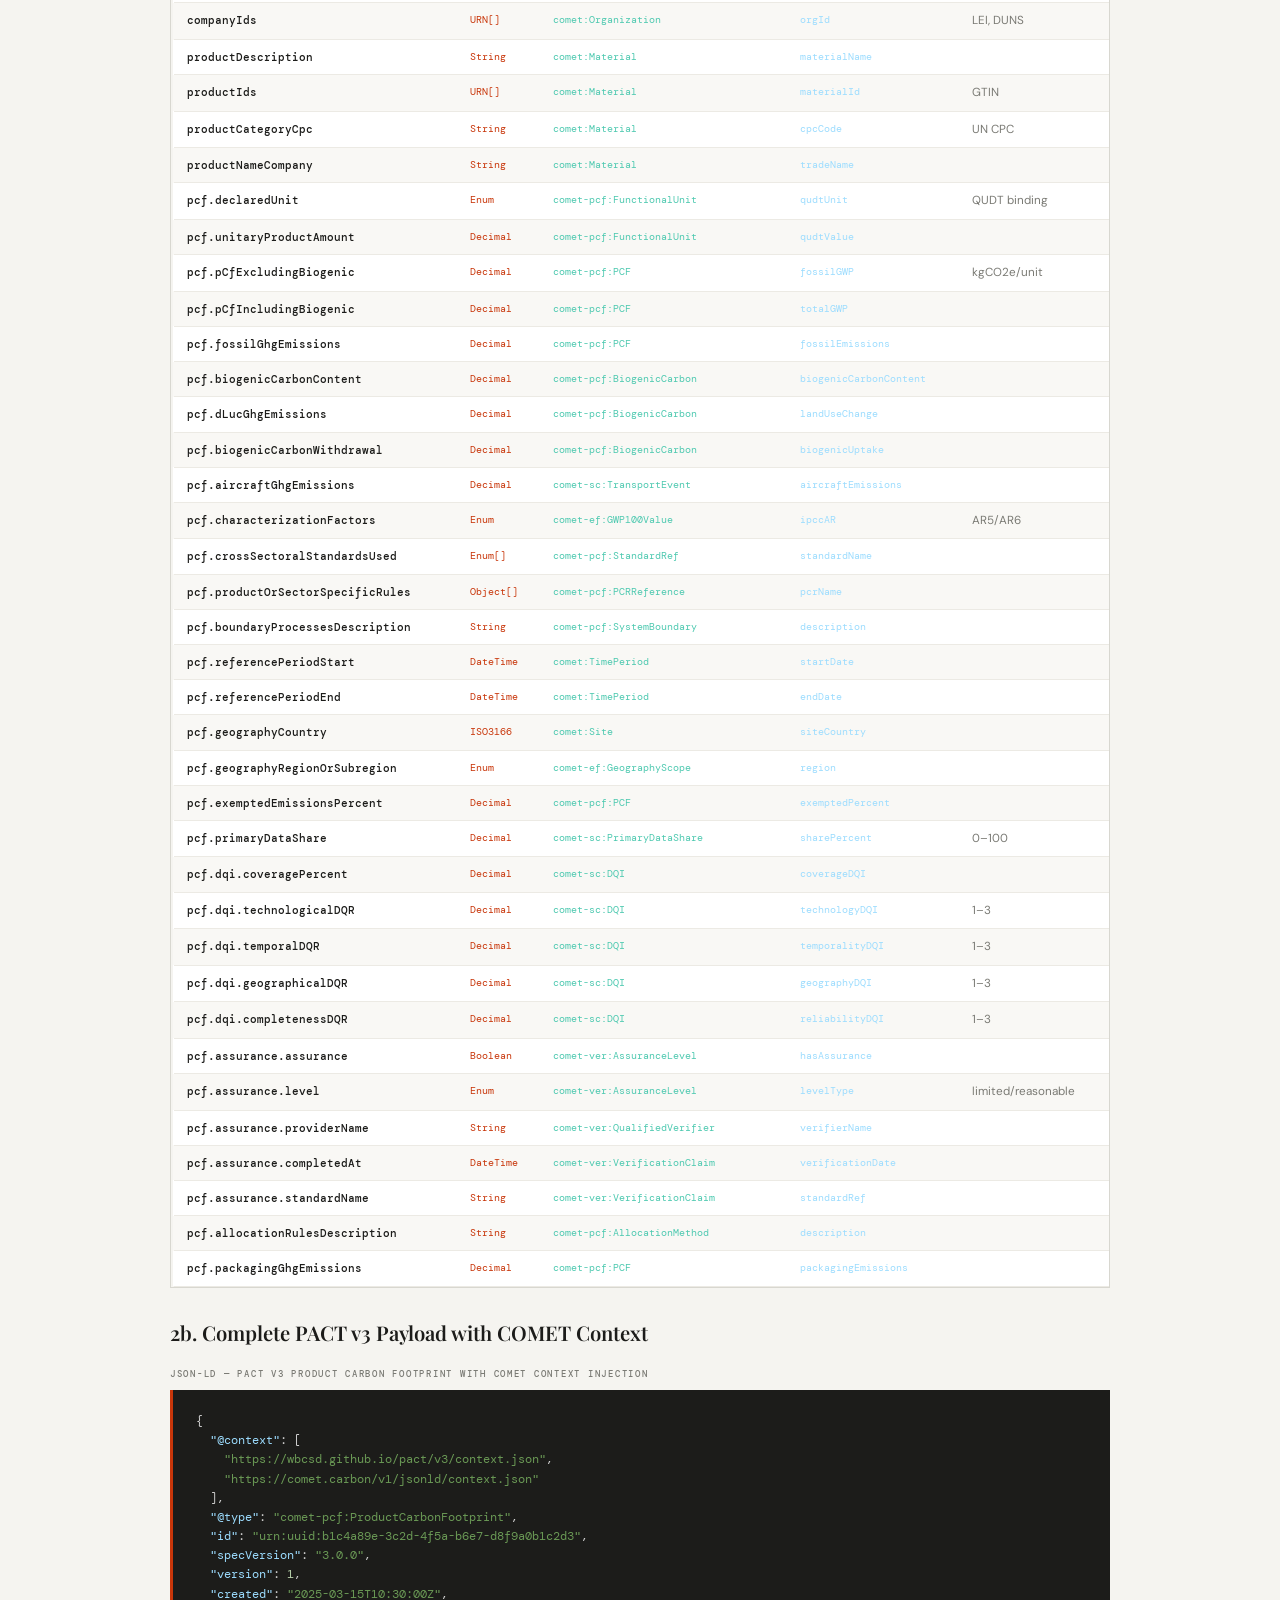
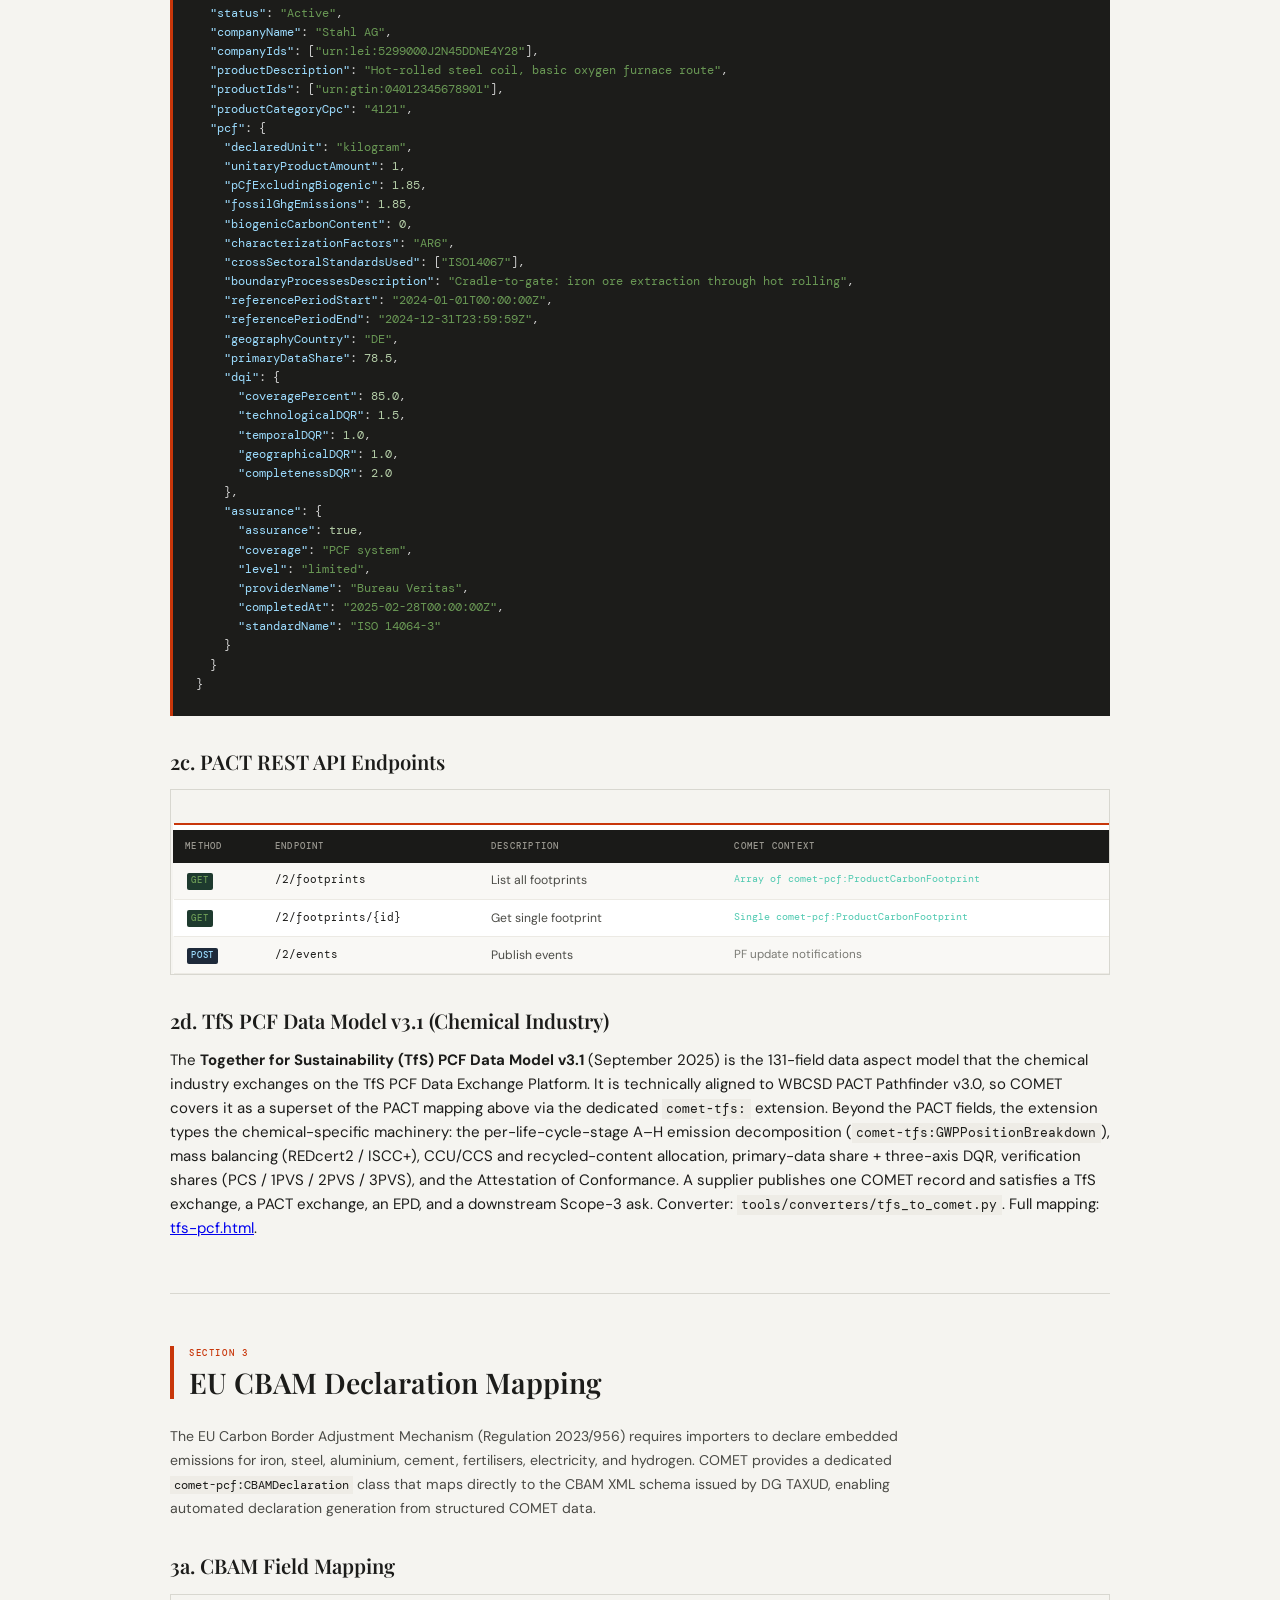
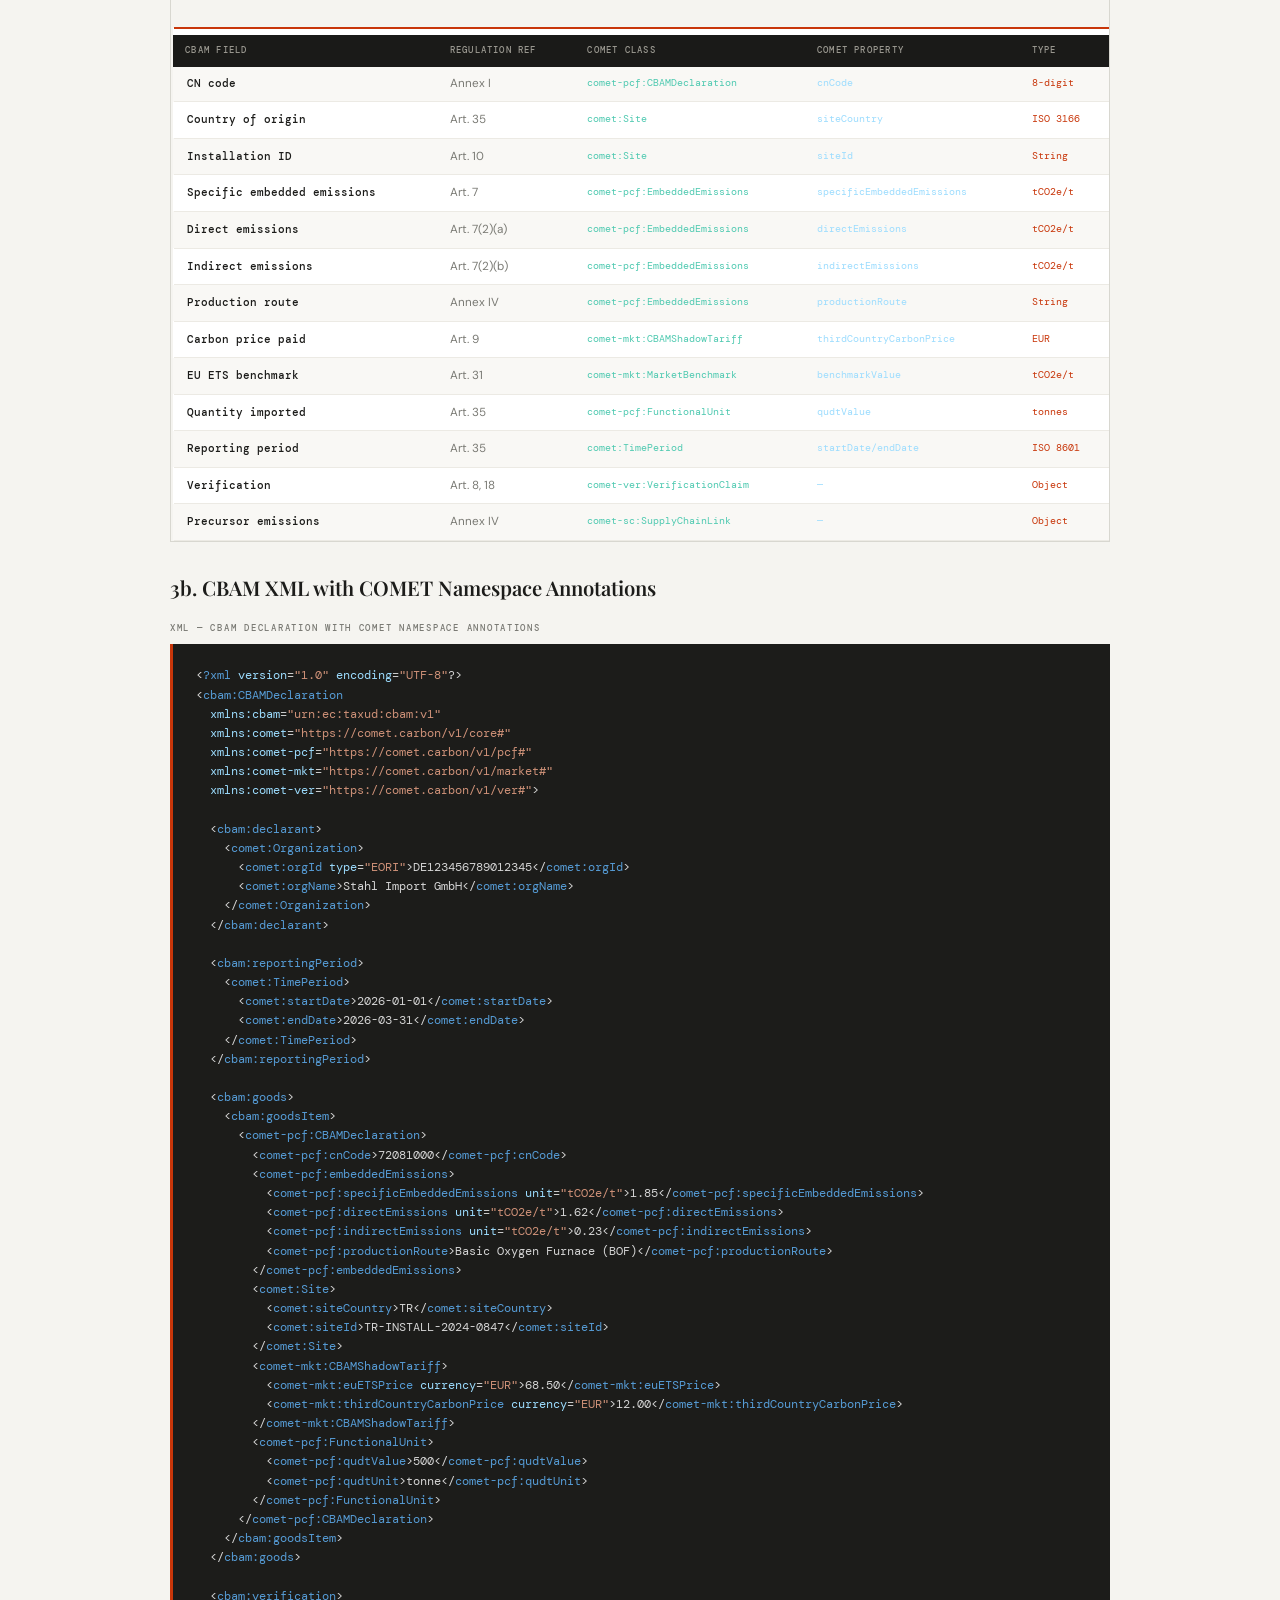
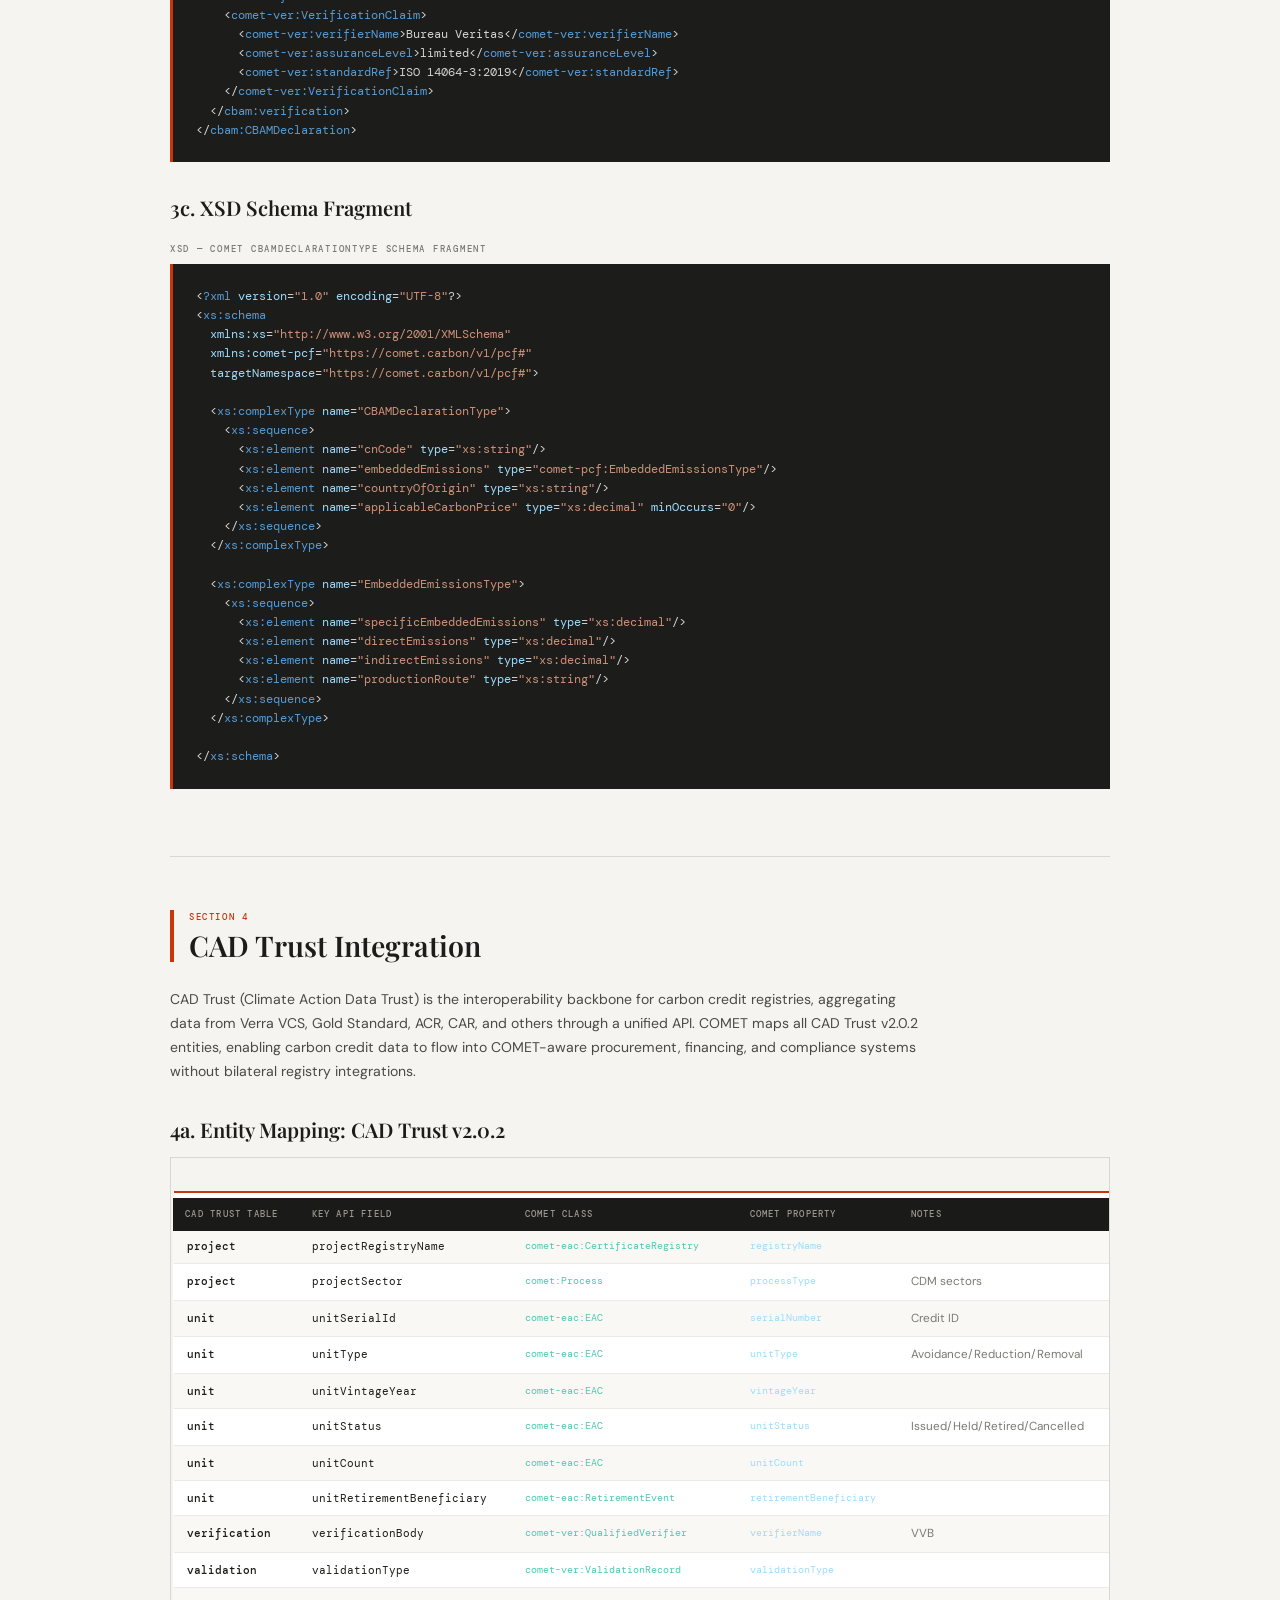
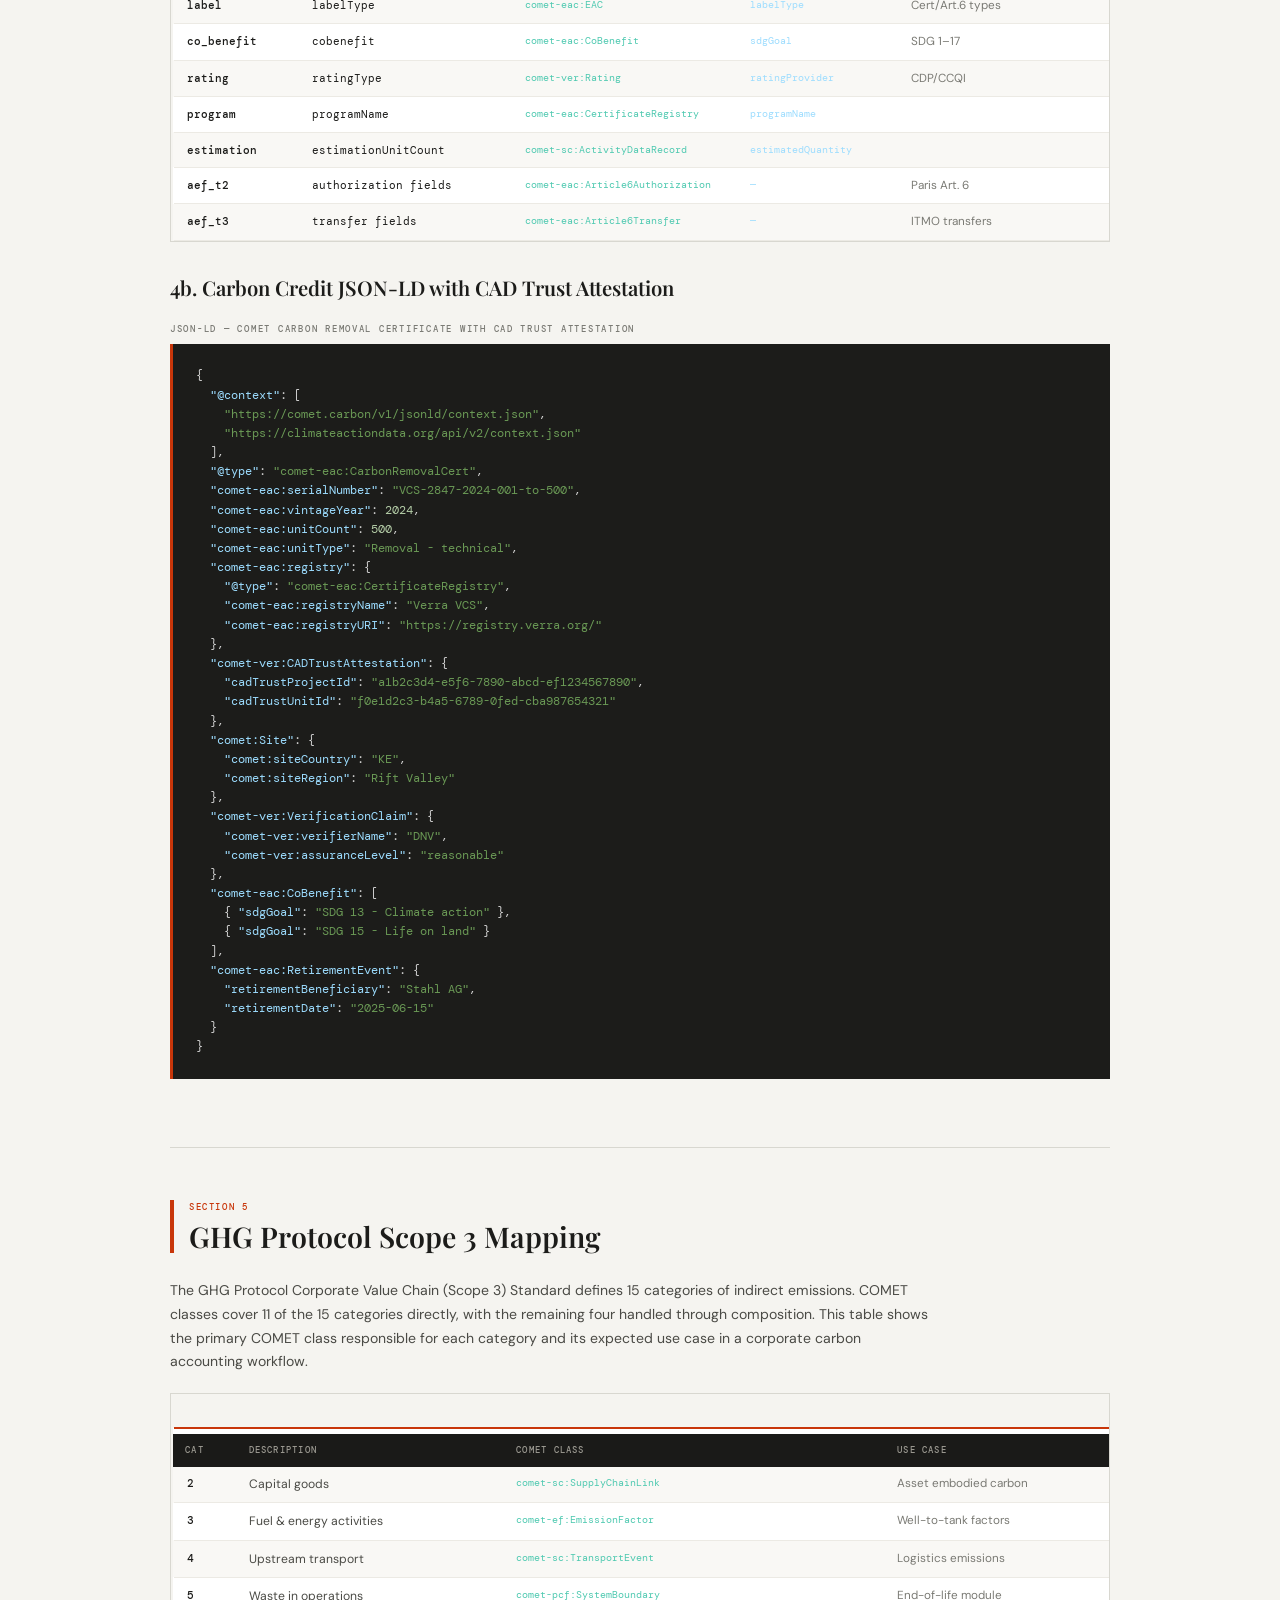
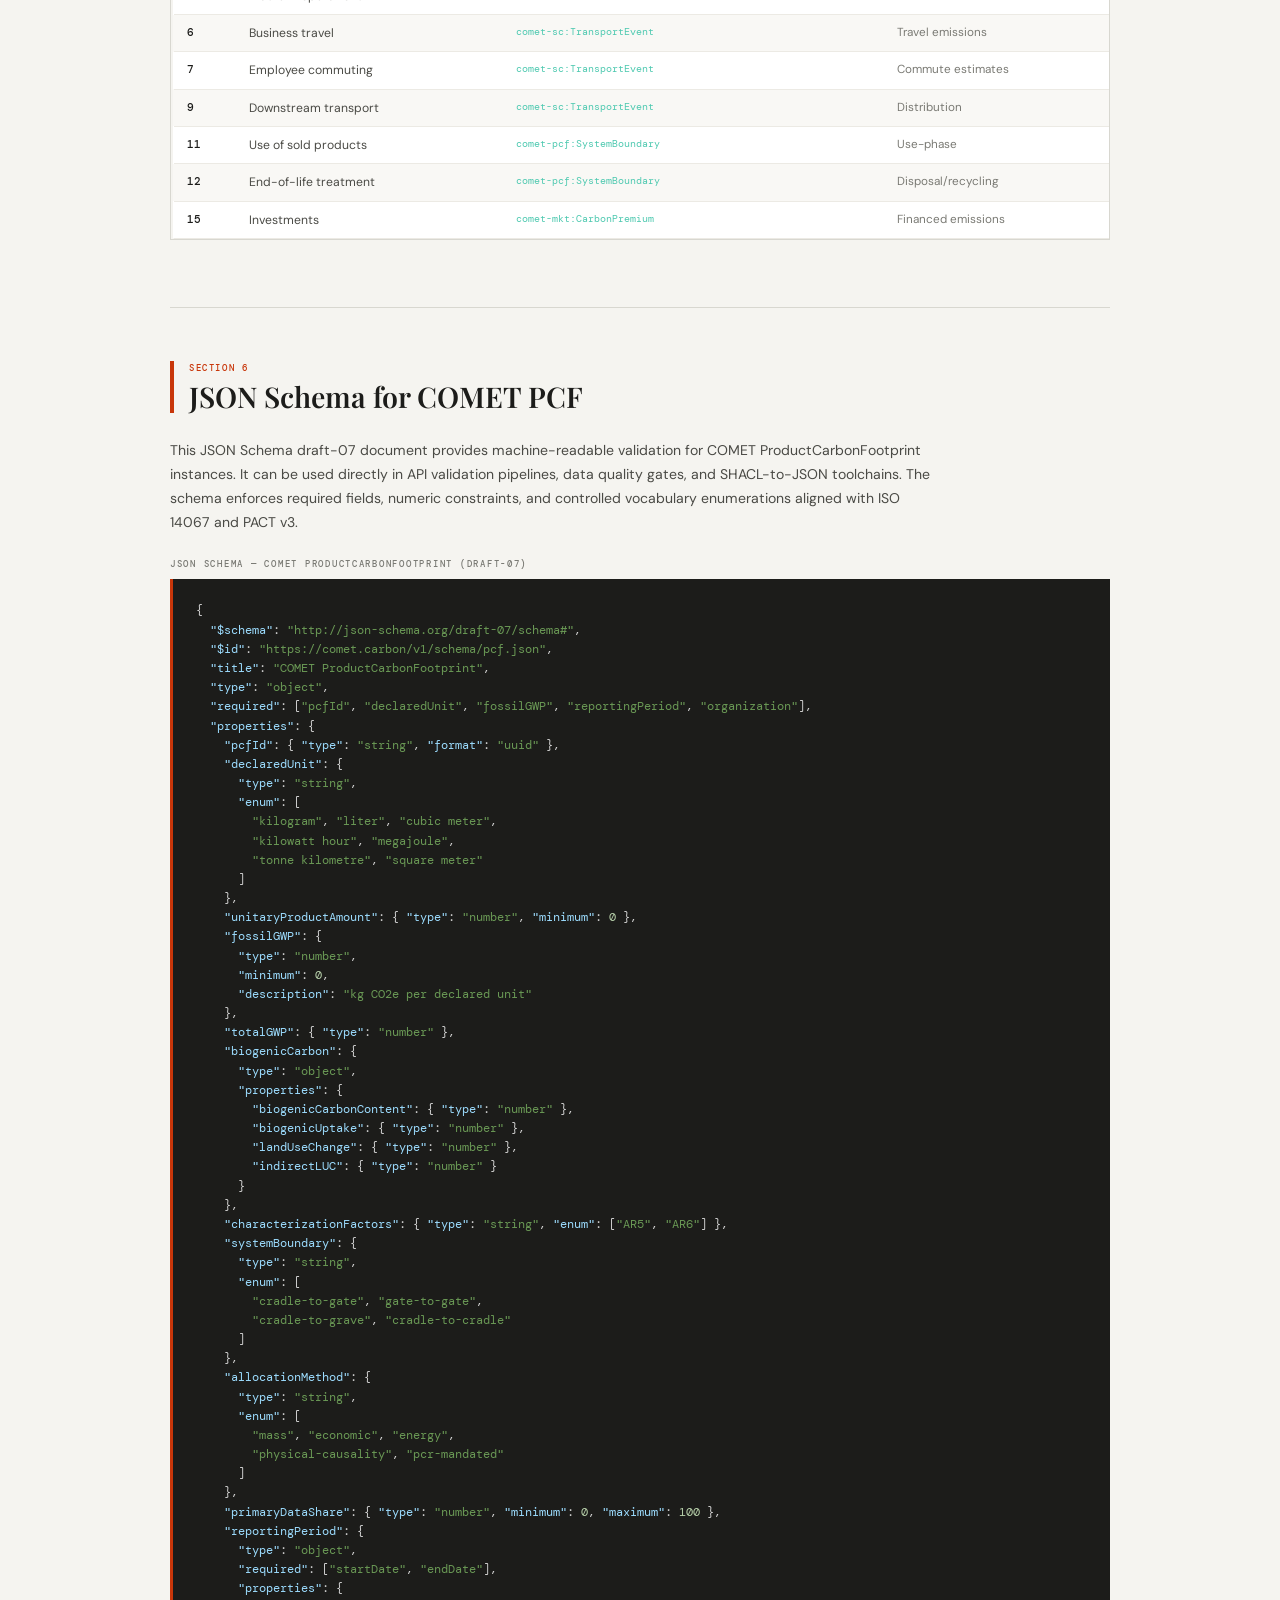
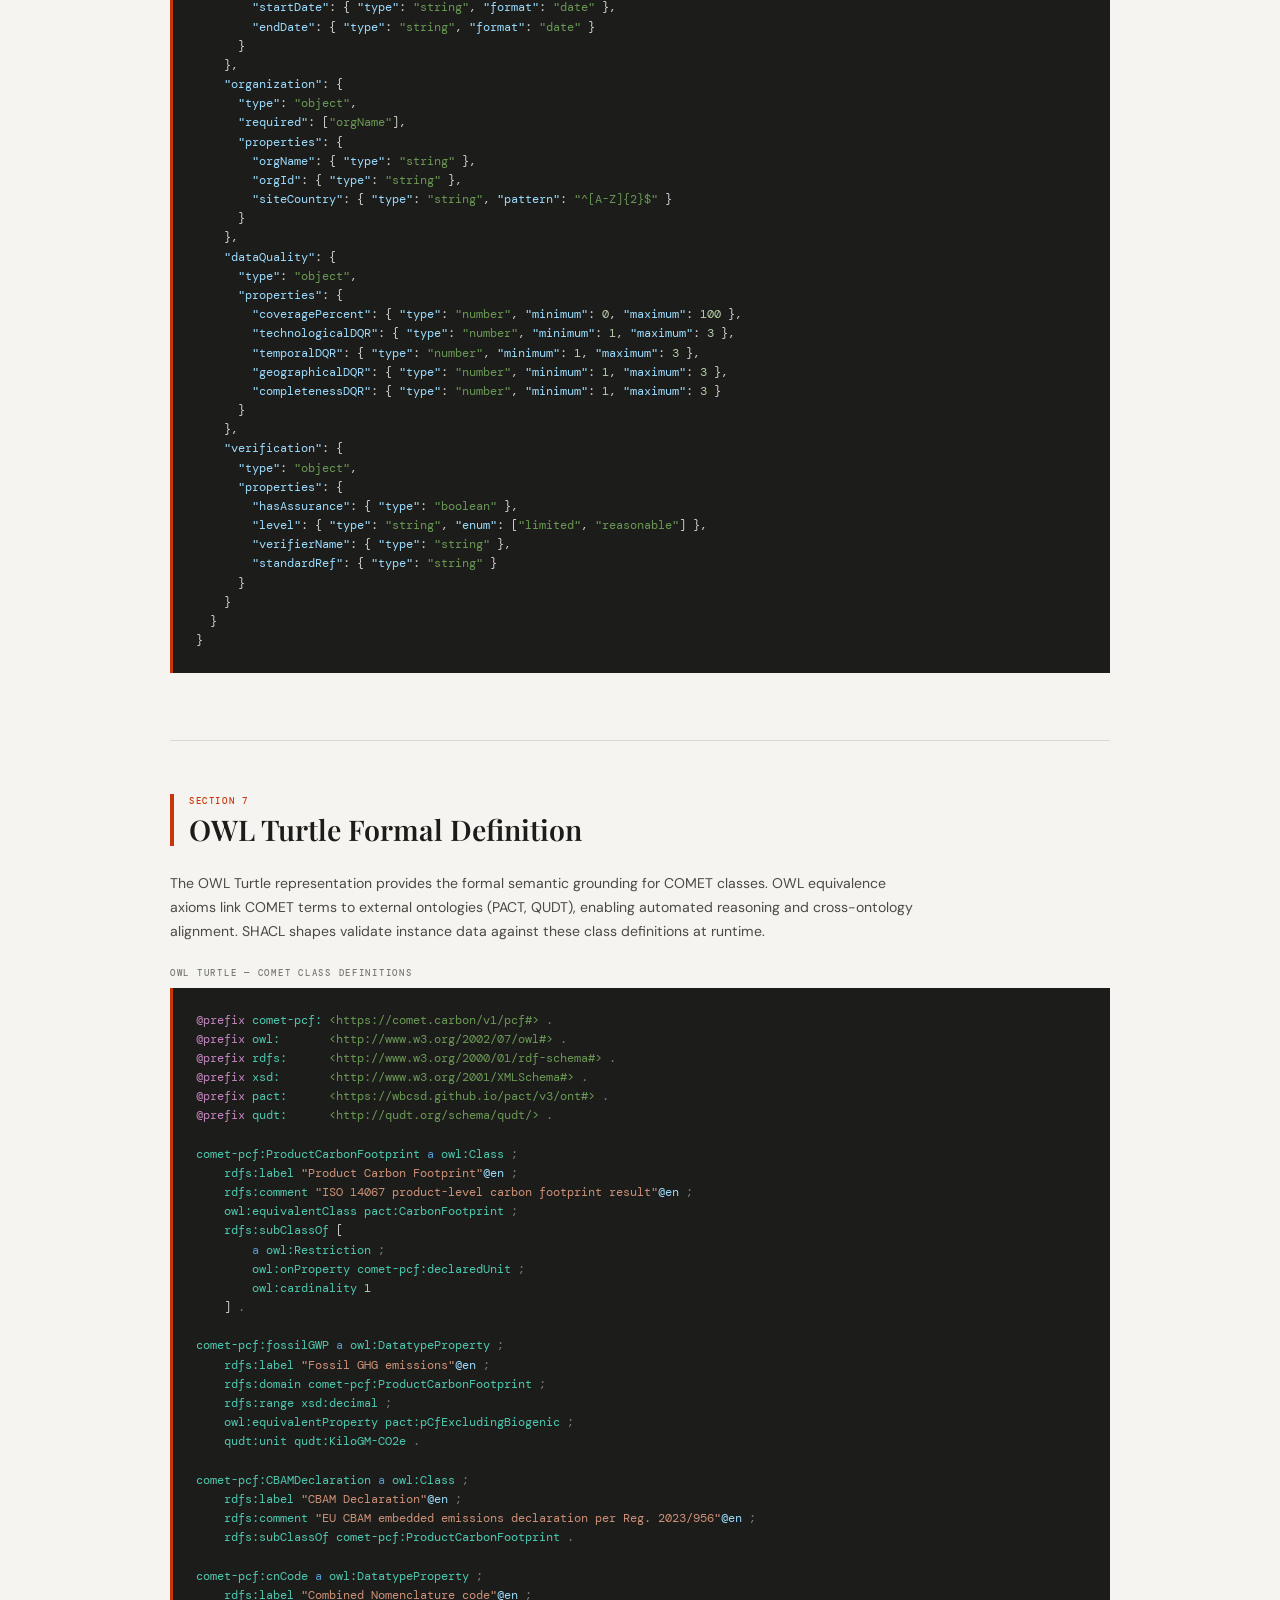
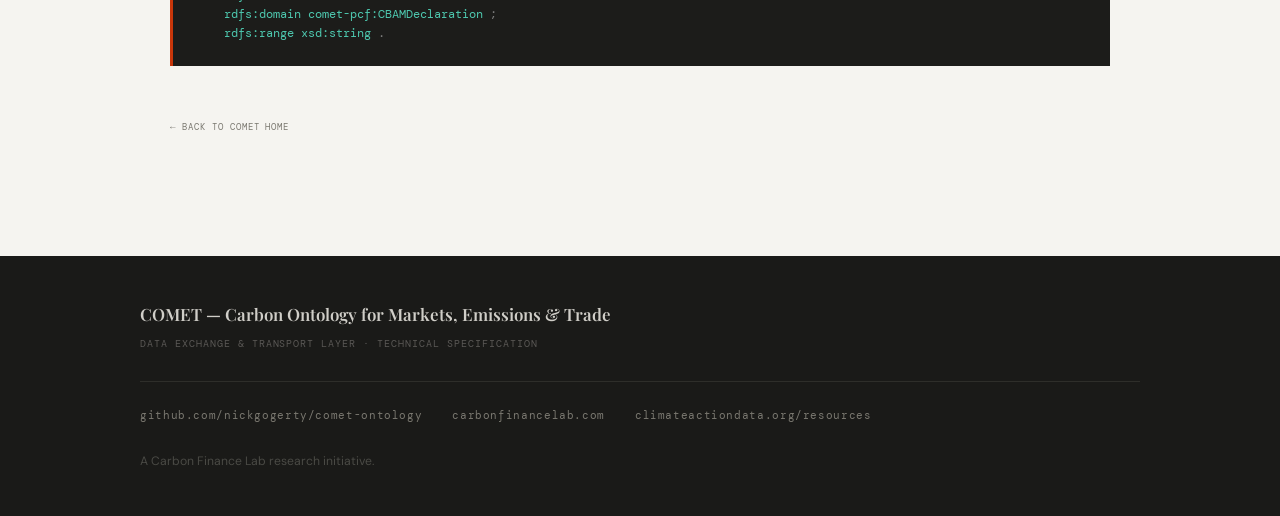
<file: docs/data-exchange.html>
<!DOCTYPE html>
<html lang="en">
<head>
  <meta charset="UTF-8">
  <meta name="viewport" content="width=device-width, initial-scale=1.0">
  <title>COMET Data Exchange &amp; Transport Layer &mdash; Technical Specification</title>
  <meta name="description" content="How COMET maps onto PACT, CBAM, CAD Trust, and carbon data exchange standards. Concrete field-by-field mappings and working code examples for every major carbon data exchange protocol.">
  <link rel="preconnect" href="https://fonts.googleapis.com">
  <link rel="preconnect" href="https://fonts.gstatic.com" crossorigin>
  <link href="https://fonts.googleapis.com/css2?family=Playfair+Display:ital,wght@0,400;0,600;0,700;1,400;1,600&family=DM+Sans:wght@300;400;500;600&family=DM+Mono:wght@400;500&display=swap" rel="stylesheet">
  <style>
    *, *::before, *::after {
      box-sizing: border-box;
      margin: 0;
      padding: 0;
    }

    :root {
      --bg: #f5f4f0;
      --bg-dark: #1a1a18;
      --bg-mid: #252520;
      --bg-alt: #efede8;
      --bg-row-alt: #f9f8f5;
      --text: #1c1c1a;
      --text-secondary: #4a4a45;
      --text-muted: #7a7a74;
      --accent: #c8360a;
      --accent-light: #e8470f;
      --border: #d8d7d0;
      --border-dark: #3a3a35;
      --card-bg: #ffffff;
      --rule: #c8c7c0;
      --mono: 'DM Mono', monospace;
      --display: 'Playfair Display', serif;
      --body: 'DM Sans', sans-serif;
      --code-bg: #1c1c1a;
      --code-text: #d4d4d4;
    }

    html {
      font-size: 15px;
      scroll-behavior: smooth;
    }

    body {
      font-family: var(--body);
      background-color: var(--bg);
      color: var(--text);
      line-height: 1.6;
      -webkit-font-smoothing: antialiased;
      -moz-osx-font-smoothing: grayscale;
    }

    /* ─── MASTHEAD ────────────────────────────────────────────── */

    .masthead {
      background-color: var(--bg-dark);
      color: #e8e6e0;
      padding: 3.5rem 2rem 3rem;
      border-bottom: 3px solid var(--accent);
    }

    .masthead-inner {
      max-width: 1000px;
      margin: 0 auto;
    }

    .eyebrow {
      font-family: var(--mono);
      font-size: 0.62rem;
      font-weight: 500;
      letter-spacing: 0.18em;
      text-transform: uppercase;
      color: #9a9890;
      margin-bottom: 1.4rem;
    }

    .masthead-title {
      font-family: var(--display);
      font-size: clamp(2rem, 5.5vw, 3.5rem);
      font-weight: 700;
      line-height: 1.05;
      letter-spacing: -0.02em;
      color: #f0ede6;
      margin-bottom: 0.75rem;
    }

    .masthead-subtitle {
      font-family: var(--display);
      font-size: clamp(0.95rem, 2vw, 1.15rem);
      font-weight: 400;
      font-style: italic;
      color: #b8b6b0;
      margin-bottom: 1.5rem;
      letter-spacing: 0.01em;
    }

    .masthead-rule {
      border: none;
      border-top: 1px solid var(--border-dark);
      margin-bottom: 1.5rem;
    }

    .masthead-description {
      font-size: clamp(0.9rem, 1.8vw, 1.05rem);
      font-weight: 300;
      color: #d0cec8;
      line-height: 1.65;
      max-width: 760px;
      margin-bottom: 2rem;
    }

    /* ─── STICKY NAV ──────────────────────────────────────────── */

    .sticky-nav {
      position: sticky;
      top: 0;
      z-index: 100;
      background-color: var(--bg-dark);
      border-bottom: 1px solid #2e2e2a;
      padding: 0 2rem;
    }

    .sticky-nav-inner {
      max-width: 1000px;
      margin: 0 auto;
      display: flex;
      flex-wrap: nowrap;
      gap: 0;
      overflow-x: auto;
      scrollbar-width: none;
    }

    .sticky-nav-inner::-webkit-scrollbar {
      display: none;
    }

    .sticky-nav a {
      font-family: var(--mono);
      font-size: 0.6rem;
      font-weight: 500;
      letter-spacing: 0.1em;
      text-transform: uppercase;
      color: #7a7870;
      text-decoration: none;
      padding: 0.7rem 0.85rem;
      white-space: nowrap;
      border-bottom: 2px solid transparent;
      transition: color 0.15s ease, border-color 0.15s ease;
    }

    .sticky-nav a:hover {
      color: #f0ede6;
      border-bottom-color: var(--accent);
    }

    /* ─── PAGE CONTENT ────────────────────────────────────────── */

    .page-content {
      max-width: 1000px;
      margin: 0 auto;
      padding: 0 2rem 5rem;
    }

    /* ─── SECTION HEADERS ─────────────────────────────────────── */

    .doc-section {
      padding-top: 3.5rem;
      padding-bottom: 2.5rem;
      border-bottom: 1px solid var(--border);
    }

    .doc-section:last-child {
      border-bottom: none;
    }

    .section-header {
      border-left: 4px solid var(--accent);
      padding-left: 1rem;
      margin-bottom: 1.75rem;
    }

    .section-label {
      font-family: var(--mono);
      font-size: 0.6rem;
      font-weight: 500;
      letter-spacing: 0.18em;
      text-transform: uppercase;
      color: var(--accent);
      margin-bottom: 0.35rem;
    }

    .section-title {
      font-family: var(--display);
      font-size: clamp(1.35rem, 3vw, 1.9rem);
      font-weight: 600;
      line-height: 1.15;
      color: var(--text);
      margin-bottom: 0.4rem;
    }

    .subsection-title {
      font-family: var(--display);
      font-size: clamp(1.05rem, 2.5vw, 1.35rem);
      font-weight: 600;
      line-height: 1.2;
      color: var(--text);
      margin: 2.25rem 0 1rem;
    }

    .body-text {
      font-size: 0.9375rem;
      color: var(--text-secondary);
      line-height: 1.7;
      max-width: 760px;
      margin-bottom: 1.25rem;
    }

    .body-text strong {
      color: var(--text);
      font-weight: 600;
    }

    /* ─── FLOW DIAGRAM ────────────────────────────────────────── */

    .flow-diagram {
      display: flex;
      align-items: stretch;
      gap: 0;
      margin: 2rem 0;
    }

    @media (max-width: 640px) {
      .flow-diagram {
        flex-direction: column;
      }
      .flow-arrow {
        align-self: center;
        transform: rotate(90deg);
        flex: 0 0 auto;
        height: 2rem;
        width: 2.5rem;
        margin: 0.25rem 0;
      }
    }

    .flow-box {
      flex: 1 1 0;
      background-color: var(--card-bg);
      border: 1.5px solid var(--border);
      padding: 1.5rem 1.25rem;
      min-width: 0;
    }

    .flow-box.flow-center {
      background-color: #1f1f1d;
      border: 2px solid var(--accent);
    }

    .flow-box-label {
      font-family: var(--mono);
      font-size: 0.58rem;
      font-weight: 500;
      letter-spacing: 0.16em;
      text-transform: uppercase;
      color: var(--text-muted);
      margin-bottom: 0.6rem;
    }

    .flow-box.flow-center .flow-box-label {
      color: var(--accent);
    }

    .flow-box-title {
      font-family: var(--display);
      font-size: 1rem;
      font-weight: 600;
      color: var(--text);
      margin-bottom: 0.6rem;
      line-height: 1.2;
    }

    .flow-box.flow-center .flow-box-title {
      color: #f0ede6;
    }

    .flow-box-body {
      font-size: 0.8125rem;
      line-height: 1.6;
      color: var(--text-secondary);
    }

    .flow-box.flow-center .flow-box-body {
      color: #9a9890;
    }

    .flow-arrow {
      flex: 0 0 2.5rem;
      display: flex;
      align-items: center;
      justify-content: center;
    }

    .flow-arrow svg {
      display: block;
    }

    /* ─── TABLES ──────────────────────────────────────────────── */

    .table-wrap {
      overflow-x: auto;
      margin-bottom: 2rem;
      border: 1px solid var(--border);
    }

    table {
      width: 100%;
      border-collapse: collapse;
      font-size: 0.8125rem;
      line-height: 1.5;
    }

    thead {
      position: sticky;
      top: 2.65rem;
      z-index: 10;
      background-color: #1a1a18;
    }

    thead th {
      font-family: var(--mono);
      font-size: 0.58rem;
      font-weight: 500;
      letter-spacing: 0.14em;
      text-transform: uppercase;
      color: #9a9890;
      padding: 0.65rem 0.85rem;
      text-align: left;
      border-bottom: 2px solid var(--accent);
      white-space: nowrap;
    }

    tbody tr:nth-child(even) {
      background-color: var(--bg-row-alt);
    }

    tbody tr:nth-child(odd) {
      background-color: var(--card-bg);
    }

    tbody tr:hover {
      background-color: #f0ede6;
    }

    tbody td {
      padding: 0.6rem 0.85rem;
      vertical-align: top;
      border-bottom: 1px solid #eceae4;
      color: var(--text-secondary);
    }

    tbody td:first-child {
      font-family: var(--mono);
      font-size: 0.72rem;
      color: var(--text);
      font-weight: 500;
      white-space: nowrap;
      border-left: 3px solid transparent;
    }

    tbody tr:hover td:first-child {
      border-left-color: var(--accent);
    }

    .td-mono {
      font-family: var(--mono);
      font-size: 0.72rem;
      color: var(--text);
      white-space: nowrap;
    }

    .td-type {
      font-family: var(--mono);
      font-size: 0.68rem;
      color: var(--accent);
      white-space: nowrap;
    }

    .td-class {
      font-family: var(--mono);
      font-size: 0.68rem;
      color: #4EC9B0;
      white-space: nowrap;
    }

    .td-prop {
      font-family: var(--mono);
      font-size: 0.68rem;
      color: #9CDCFE;
      white-space: nowrap;
    }

    .td-note {
      font-size: 0.78rem;
      color: var(--text-muted);
    }

    /* ─── CODE BLOCKS ─────────────────────────────────────────── */

    .code-block-wrap {
      margin: 1.5rem 0 2rem;
    }

    .code-label {
      font-family: var(--mono);
      font-size: 0.58rem;
      font-weight: 500;
      letter-spacing: 0.2em;
      text-transform: uppercase;
      color: var(--text-muted);
      margin-bottom: 0.5rem;
    }

    pre {
      background-color: var(--code-bg);
      color: #d4d4d4;
      font-family: var(--mono);
      font-size: 0.775rem;
      line-height: 1.65;
      padding: 1.5rem;
      overflow-x: auto;
      border-left: 3px solid var(--accent);
      tab-size: 2;
    }

    /* Syntax token spans */
    .t-str  { color: #6A9955; }
    .t-key  { color: #9CDCFE; }
    .t-num  { color: #B5CEA8; }
    .t-type { color: #4EC9B0; }
    .t-cmt  { color: #6a9955; font-style: italic; }
    .t-kw   { color: #569cd6; }
    .t-tag  { color: #569cd6; }
    .t-attr { color: #9CDCFE; }
    .t-val  { color: #ce9178; }
    .t-pfx  { color: #c586c0; }
    .t-uri  { color: #6A9955; }
    .t-lit  { color: #ce9178; }
    .t-punct { color: #808080; }

    /* ─── REST API BADGES ─────────────────────────────────────── */

    .method-badge {
      display: inline-block;
      font-family: var(--mono);
      font-size: 0.62rem;
      font-weight: 500;
      letter-spacing: 0.06em;
      padding: 0.15em 0.5em;
      border-radius: 2px;
    }

    .method-get  { background-color: #1e3a2e; color: #6A9955; }
    .method-post { background-color: #1e2a3a; color: #9CDCFE; }

    /* ─── BACK LINK ───────────────────────────────────────────── */

    .back-link {
      display: inline-block;
      font-family: var(--mono);
      font-size: 0.62rem;
      letter-spacing: 0.1em;
      text-transform: uppercase;
      color: #7a7870;
      text-decoration: none;
      padding: 0.6rem 0;
      margin-top: 1rem;
      transition: color 0.15s ease;
    }

    .back-link:hover {
      color: var(--accent);
    }

    .back-link::before {
      content: '\2190\0020';
    }

    /* ─── FOOTER ──────────────────────────────────────────────── */

    footer {
      background-color: var(--bg-dark);
      color: #6a6a64;
      padding: 3rem 2rem;
    }

    .footer-inner {
      max-width: 1000px;
      margin: 0 auto;
    }

    .footer-brand {
      font-family: var(--display);
      font-size: 1.125rem;
      font-weight: 600;
      color: #d0cec8;
      margin-bottom: 0.5rem;
    }

    .footer-tagline {
      font-family: var(--mono);
      font-size: 0.65rem;
      letter-spacing: 0.1em;
      text-transform: uppercase;
      color: #5a5855;
      margin-bottom: 2rem;
    }

    .footer-rule {
      border: none;
      border-top: 1px solid #2e2e2a;
      margin-bottom: 1.75rem;
    }

    .footer-links {
      display: flex;
      flex-wrap: wrap;
      gap: 0.4rem 2rem;
      margin-bottom: 1.75rem;
    }

    .footer-links a {
      font-family: var(--mono);
      font-size: 0.7rem;
      color: #7a7870;
      text-decoration: none;
      letter-spacing: 0.06em;
      transition: color 0.15s ease;
    }

    .footer-links a:hover {
      color: var(--accent);
    }

    .footer-attribution {
      font-size: 0.8125rem;
      color: #4a4a45;
    }
  </style>
</head>
<body>

  <!-- MASTHEAD -->
  <header class="masthead" role="banner">
    <div class="masthead-inner">
      <p class="eyebrow">Technical Specification</p>
      <h1 class="masthead-title">Data Exchange &amp; Transport Layer</h1>
      <p class="masthead-subtitle">How COMET maps onto PACT, CBAM, CAD Trust, and carbon data exchange standards</p>
      <hr class="masthead-rule" aria-hidden="true">
      <p class="masthead-description">Concrete field-by-field mappings and working code examples for every major carbon data exchange protocol.</p>
    </div>
  </header>

  <!-- STICKY NAV -->
  <nav class="sticky-nav" aria-label="Section navigation">
    <div class="sticky-nav-inner">
      <a href="#semantic-middleware">PACT v3</a>
      <a href="#cbam">CBAM</a>
      <a href="#cad-trust">CAD Trust</a>
      <a href="#ghg-protocol">GHG Protocol</a>
      <a href="#json-schema">JSON Schema</a>
      <a href="#owl-turtle">OWL Turtle</a>
    </div>
  </nav>

  <main class="page-content" id="main-content">

    <!-- SECTION 1: COMET AS SEMANTIC MIDDLEWARE -->
    <article class="doc-section" id="semantic-middleware">
      <div class="section-header">
        <p class="section-label">Section 1</p>
        <h2 class="section-title">COMET as Semantic Middleware</h2>
      </div>

      <p class="body-text">
        Carbon data today is produced in dozens of proprietary formats across LCA tools, ERP systems, registries, and supplier platforms. Each destination&mdash;CBAM declarations, PCF exchanges, carbon credit registries&mdash;demands a different schema. COMET resolves this by acting as a semantic middleware layer: a shared namespace that any producer can annotate into and any consumer can query from, without bilateral integration agreements.
      </p>
      <p class="body-text">
        The mechanism is JSON-LD <code style="font-family:var(--mono);font-size:0.85em;background:#eeece6;padding:0.1em 0.35em;color:var(--text);">@context</code> injection. Any existing payload gains interoperability by referencing the COMET context document. OWL class equivalences allow reasoners to infer alignment across standards automatically.
      </p>

      <div class="flow-diagram" role="img" aria-label="COMET data flow from producers through vocabulary layer to consumers">
        <div class="flow-box">
          <p class="flow-box-label">Data Producers</p>
          <p class="flow-box-title">Supplier Platforms &amp; Tools</p>
          <p class="flow-box-body">Supplier platforms, LCA tools (SimaPro, openLCA), ERP systems, carbon registries. Proprietary formats.</p>
        </div>
        <div class="flow-arrow" aria-hidden="true">
          <svg width="28" height="20" viewBox="0 0 28 20" fill="none" xmlns="http://www.w3.org/2000/svg">
            <line x1="0" y1="10" x2="20" y2="10" stroke="#c8360a" stroke-width="1.5"/>
            <polygon points="18,5 28,10 18,15" fill="#c8360a"/>
          </svg>
        </div>
        <div class="flow-box flow-center">
          <p class="flow-box-label">COMET Vocabulary Layer</p>
          <p class="flow-box-title">Shared Namespace</p>
          <p class="flow-box-body">JSON-LD @context injection. Shared namespace. OWL class alignment. SHACL validation.</p>
        </div>
        <div class="flow-arrow" aria-hidden="true">
          <svg width="28" height="20" viewBox="0 0 28 20" fill="none" xmlns="http://www.w3.org/2000/svg">
            <line x1="0" y1="10" x2="20" y2="10" stroke="#c8360a" stroke-width="1.5"/>
            <polygon points="18,5 28,10 18,15" fill="#c8360a"/>
          </svg>
        </div>
        <div class="flow-box">
          <p class="flow-box-label">Data Consumers</p>
          <p class="flow-box-title">Buyers, Regulators &amp; Markets</p>
          <p class="flow-box-body">Industrial buyers, CBAM declarants, carbon verifiers, ESG funds, regulators, carbon markets.</p>
        </div>
      </div>
    </article>

    <!-- SECTION 2: WBCSD PACT v3 -->
    <article class="doc-section" id="pact-v3">
      <div class="section-header">
        <p class="section-label">Section 2</p>
        <h2 class="section-title">WBCSD PACT v3 Integration</h2>
      </div>

      <p class="body-text">
        WBCSD PACT v3 (Partnership for Carbon Transparency) is the leading interoperability framework for product-level carbon footprints. COMET provides a complete semantic overlay for every PACT v3 field, enabling PACT payloads to be annotated with COMET context and consumed by any COMET-aware system without data transformation.
      </p>

      <h3 class="subsection-title">2a. Field Mapping: ProductFootprint &amp; CarbonFootprint</h3>

      <div class="table-wrap">
        <table aria-label="PACT v3 to COMET field mapping">
          <thead>
            <tr>
              <th>PACT v3 Field</th>
              <th>Type</th>
              <th>COMET Class</th>
              <th>COMET Property</th>
              <th>Notes</th>
            </tr>
          </thead>
          <tbody>
            <tr><td>id</td><td class="td-type">UUID</td><td class="td-class">comet-pcf:ProductCarbonFootprint</td><td class="td-prop">pcfId</td><td class="td-note">Primary identifier</td></tr>
            <tr><td>specVersion</td><td class="td-type">String</td><td class="td-class">&mdash;</td><td class="td-prop">&mdash;</td><td class="td-note">Protocol version</td></tr>
            <tr><td>version</td><td class="td-type">Integer</td><td class="td-class">&mdash;</td><td class="td-prop">dcterms:version</td><td class="td-note">Payload version</td></tr>
            <tr><td>created</td><td class="td-type">DateTime</td><td class="td-class">&mdash;</td><td class="td-prop">dcterms:created</td><td class="td-note"></td></tr>
            <tr><td>updated</td><td class="td-type">DateTime</td><td class="td-class">&mdash;</td><td class="td-prop">dcterms:modified</td><td class="td-note"></td></tr>
            <tr><td>status</td><td class="td-type">Enum</td><td class="td-class">&mdash;</td><td class="td-prop">&mdash;</td><td class="td-note">Active/Deprecated</td></tr>
            <tr><td>validityPeriodStart</td><td class="td-type">DateTime</td><td class="td-class">comet:TimePeriod</td><td class="td-prop">startDate</td><td class="td-note"></td></tr>
            <tr><td>validityPeriodEnd</td><td class="td-type">DateTime</td><td class="td-class">comet:TimePeriod</td><td class="td-prop">endDate</td><td class="td-note"></td></tr>
            <tr><td>companyName</td><td class="td-type">String</td><td class="td-class">comet:Organization</td><td class="td-prop">orgName</td><td class="td-note"></td></tr>
            <tr><td>companyIds</td><td class="td-type">URN[]</td><td class="td-class">comet:Organization</td><td class="td-prop">orgId</td><td class="td-note">LEI, DUNS</td></tr>
            <tr><td>productDescription</td><td class="td-type">String</td><td class="td-class">comet:Material</td><td class="td-prop">materialName</td><td class="td-note"></td></tr>
            <tr><td>productIds</td><td class="td-type">URN[]</td><td class="td-class">comet:Material</td><td class="td-prop">materialId</td><td class="td-note">GTIN</td></tr>
            <tr><td>productCategoryCpc</td><td class="td-type">String</td><td class="td-class">comet:Material</td><td class="td-prop">cpcCode</td><td class="td-note">UN CPC</td></tr>
            <tr><td>productNameCompany</td><td class="td-type">String</td><td class="td-class">comet:Material</td><td class="td-prop">tradeName</td><td class="td-note"></td></tr>
            <tr><td>pcf.declaredUnit</td><td class="td-type">Enum</td><td class="td-class">comet-pcf:FunctionalUnit</td><td class="td-prop">qudtUnit</td><td class="td-note">QUDT binding</td></tr>
            <tr><td>pcf.unitaryProductAmount</td><td class="td-type">Decimal</td><td class="td-class">comet-pcf:FunctionalUnit</td><td class="td-prop">qudtValue</td><td class="td-note"></td></tr>
            <tr><td>pcf.pCfExcludingBiogenic</td><td class="td-type">Decimal</td><td class="td-class">comet-pcf:PCF</td><td class="td-prop">fossilGWP</td><td class="td-note">kgCO2e/unit</td></tr>
            <tr><td>pcf.pCfIncludingBiogenic</td><td class="td-type">Decimal</td><td class="td-class">comet-pcf:PCF</td><td class="td-prop">totalGWP</td><td class="td-note"></td></tr>
            <tr><td>pcf.fossilGhgEmissions</td><td class="td-type">Decimal</td><td class="td-class">comet-pcf:PCF</td><td class="td-prop">fossilEmissions</td><td class="td-note"></td></tr>
            <tr><td>pcf.biogenicCarbonContent</td><td class="td-type">Decimal</td><td class="td-class">comet-pcf:BiogenicCarbon</td><td class="td-prop">biogenicCarbonContent</td><td class="td-note"></td></tr>
            <tr><td>pcf.dLucGhgEmissions</td><td class="td-type">Decimal</td><td class="td-class">comet-pcf:BiogenicCarbon</td><td class="td-prop">landUseChange</td><td class="td-note"></td></tr>
            <tr><td>pcf.biogenicCarbonWithdrawal</td><td class="td-type">Decimal</td><td class="td-class">comet-pcf:BiogenicCarbon</td><td class="td-prop">biogenicUptake</td><td class="td-note"></td></tr>
            <tr><td>pcf.aircraftGhgEmissions</td><td class="td-type">Decimal</td><td class="td-class">comet-sc:TransportEvent</td><td class="td-prop">aircraftEmissions</td><td class="td-note"></td></tr>
            <tr><td>pcf.characterizationFactors</td><td class="td-type">Enum</td><td class="td-class">comet-ef:GWP100Value</td><td class="td-prop">ipccAR</td><td class="td-note">AR5/AR6</td></tr>
            <tr><td>pcf.crossSectoralStandardsUsed</td><td class="td-type">Enum[]</td><td class="td-class">comet-pcf:StandardRef</td><td class="td-prop">standardName</td><td class="td-note"></td></tr>
            <tr><td>pcf.productOrSectorSpecificRules</td><td class="td-type">Object[]</td><td class="td-class">comet-pcf:PCRReference</td><td class="td-prop">pcrName</td><td class="td-note"></td></tr>
            <tr><td>pcf.boundaryProcessesDescription</td><td class="td-type">String</td><td class="td-class">comet-pcf:SystemBoundary</td><td class="td-prop">description</td><td class="td-note"></td></tr>
            <tr><td>pcf.referencePeriodStart</td><td class="td-type">DateTime</td><td class="td-class">comet:TimePeriod</td><td class="td-prop">startDate</td><td class="td-note"></td></tr>
            <tr><td>pcf.referencePeriodEnd</td><td class="td-type">DateTime</td><td class="td-class">comet:TimePeriod</td><td class="td-prop">endDate</td><td class="td-note"></td></tr>
            <tr><td>pcf.geographyCountry</td><td class="td-type">ISO3166</td><td class="td-class">comet:Site</td><td class="td-prop">siteCountry</td><td class="td-note"></td></tr>
            <tr><td>pcf.geographyRegionOrSubregion</td><td class="td-type">Enum</td><td class="td-class">comet-ef:GeographyScope</td><td class="td-prop">region</td><td class="td-note"></td></tr>
            <tr><td>pcf.exemptedEmissionsPercent</td><td class="td-type">Decimal</td><td class="td-class">comet-pcf:PCF</td><td class="td-prop">exemptedPercent</td><td class="td-note"></td></tr>
            <tr><td>pcf.primaryDataShare</td><td class="td-type">Decimal</td><td class="td-class">comet-sc:PrimaryDataShare</td><td class="td-prop">sharePercent</td><td class="td-note">0&ndash;100</td></tr>
            <tr><td>pcf.dqi.coveragePercent</td><td class="td-type">Decimal</td><td class="td-class">comet-sc:DQI</td><td class="td-prop">coverageDQI</td><td class="td-note"></td></tr>
            <tr><td>pcf.dqi.technologicalDQR</td><td class="td-type">Decimal</td><td class="td-class">comet-sc:DQI</td><td class="td-prop">technologyDQI</td><td class="td-note">1&ndash;3</td></tr>
            <tr><td>pcf.dqi.temporalDQR</td><td class="td-type">Decimal</td><td class="td-class">comet-sc:DQI</td><td class="td-prop">temporalityDQI</td><td class="td-note">1&ndash;3</td></tr>
            <tr><td>pcf.dqi.geographicalDQR</td><td class="td-type">Decimal</td><td class="td-class">comet-sc:DQI</td><td class="td-prop">geographyDQI</td><td class="td-note">1&ndash;3</td></tr>
            <tr><td>pcf.dqi.completenessDQR</td><td class="td-type">Decimal</td><td class="td-class">comet-sc:DQI</td><td class="td-prop">reliabilityDQI</td><td class="td-note">1&ndash;3</td></tr>
            <tr><td>pcf.assurance.assurance</td><td class="td-type">Boolean</td><td class="td-class">comet-ver:AssuranceLevel</td><td class="td-prop">hasAssurance</td><td class="td-note"></td></tr>
            <tr><td>pcf.assurance.level</td><td class="td-type">Enum</td><td class="td-class">comet-ver:AssuranceLevel</td><td class="td-prop">levelType</td><td class="td-note">limited/reasonable</td></tr>
            <tr><td>pcf.assurance.providerName</td><td class="td-type">String</td><td class="td-class">comet-ver:QualifiedVerifier</td><td class="td-prop">verifierName</td><td class="td-note"></td></tr>
            <tr><td>pcf.assurance.completedAt</td><td class="td-type">DateTime</td><td class="td-class">comet-ver:VerificationClaim</td><td class="td-prop">verificationDate</td><td class="td-note"></td></tr>
            <tr><td>pcf.assurance.standardName</td><td class="td-type">String</td><td class="td-class">comet-ver:VerificationClaim</td><td class="td-prop">standardRef</td><td class="td-note"></td></tr>
            <tr><td>pcf.allocationRulesDescription</td><td class="td-type">String</td><td class="td-class">comet-pcf:AllocationMethod</td><td class="td-prop">description</td><td class="td-note"></td></tr>
            <tr><td>pcf.packagingGhgEmissions</td><td class="td-type">Decimal</td><td class="td-class">comet-pcf:PCF</td><td class="td-prop">packagingEmissions</td><td class="td-note"></td></tr>
          </tbody>
        </table>
      </div>

      <h3 class="subsection-title">2b. Complete PACT v3 Payload with COMET Context</h3>

      <div class="code-block-wrap">
        <p class="code-label">JSON-LD &mdash; PACT v3 Product Carbon Footprint with COMET Context Injection</p>
        <pre aria-label="PACT v3 JSON-LD payload with COMET context injection">{
  <span class="t-key">"@context"</span>: [
    <span class="t-str">"https://wbcsd.github.io/pact/v3/context.json"</span>,
    <span class="t-str">"https://comet.carbon/v1/jsonld/context.json"</span>
  ],
  <span class="t-key">"@type"</span>: <span class="t-str">"comet-pcf:ProductCarbonFootprint"</span>,
  <span class="t-key">"id"</span>: <span class="t-str">"urn:uuid:b1c4a89e-3c2d-4f5a-b6e7-d8f9a0b1c2d3"</span>,
  <span class="t-key">"specVersion"</span>: <span class="t-str">"3.0.0"</span>,
  <span class="t-key">"version"</span>: <span class="t-num">1</span>,
  <span class="t-key">"created"</span>: <span class="t-str">"2025-03-15T10:30:00Z"</span>,
  <span class="t-key">"status"</span>: <span class="t-str">"Active"</span>,
  <span class="t-key">"companyName"</span>: <span class="t-str">"Stahl AG"</span>,
  <span class="t-key">"companyIds"</span>: [<span class="t-str">"urn:lei:5299000J2N45DDNE4Y28"</span>],
  <span class="t-key">"productDescription"</span>: <span class="t-str">"Hot-rolled steel coil, basic oxygen furnace route"</span>,
  <span class="t-key">"productIds"</span>: [<span class="t-str">"urn:gtin:04012345678901"</span>],
  <span class="t-key">"productCategoryCpc"</span>: <span class="t-str">"4121"</span>,
  <span class="t-key">"pcf"</span>: {
    <span class="t-key">"declaredUnit"</span>: <span class="t-str">"kilogram"</span>,
    <span class="t-key">"unitaryProductAmount"</span>: <span class="t-num">1</span>,
    <span class="t-key">"pCfExcludingBiogenic"</span>: <span class="t-num">1.85</span>,
    <span class="t-key">"fossilGhgEmissions"</span>: <span class="t-num">1.85</span>,
    <span class="t-key">"biogenicCarbonContent"</span>: <span class="t-num">0</span>,
    <span class="t-key">"characterizationFactors"</span>: <span class="t-str">"AR6"</span>,
    <span class="t-key">"crossSectoralStandardsUsed"</span>: [<span class="t-str">"ISO14067"</span>],
    <span class="t-key">"boundaryProcessesDescription"</span>: <span class="t-str">"Cradle-to-gate: iron ore extraction through hot rolling"</span>,
    <span class="t-key">"referencePeriodStart"</span>: <span class="t-str">"2024-01-01T00:00:00Z"</span>,
    <span class="t-key">"referencePeriodEnd"</span>: <span class="t-str">"2024-12-31T23:59:59Z"</span>,
    <span class="t-key">"geographyCountry"</span>: <span class="t-str">"DE"</span>,
    <span class="t-key">"primaryDataShare"</span>: <span class="t-num">78.5</span>,
    <span class="t-key">"dqi"</span>: {
      <span class="t-key">"coveragePercent"</span>: <span class="t-num">85.0</span>,
      <span class="t-key">"technologicalDQR"</span>: <span class="t-num">1.5</span>,
      <span class="t-key">"temporalDQR"</span>: <span class="t-num">1.0</span>,
      <span class="t-key">"geographicalDQR"</span>: <span class="t-num">1.0</span>,
      <span class="t-key">"completenessDQR"</span>: <span class="t-num">2.0</span>
    },
    <span class="t-key">"assurance"</span>: {
      <span class="t-key">"assurance"</span>: <span class="t-num">true</span>,
      <span class="t-key">"coverage"</span>: <span class="t-str">"PCF system"</span>,
      <span class="t-key">"level"</span>: <span class="t-str">"limited"</span>,
      <span class="t-key">"providerName"</span>: <span class="t-str">"Bureau Veritas"</span>,
      <span class="t-key">"completedAt"</span>: <span class="t-str">"2025-02-28T00:00:00Z"</span>,
      <span class="t-key">"standardName"</span>: <span class="t-str">"ISO 14064-3"</span>
    }
  }
}</pre>
      </div>

      <h3 class="subsection-title">2c. PACT REST API Endpoints</h3>

      <div class="table-wrap">
        <table aria-label="PACT REST API endpoint reference">
          <thead>
            <tr>
              <th>Method</th>
              <th>Endpoint</th>
              <th>Description</th>
              <th>COMET Context</th>
            </tr>
          </thead>
          <tbody>
            <tr>
              <td><span class="method-badge method-post">POST</span></td>
              <td class="td-mono">/auth/token</td>
              <td>OAuth2 client credentials</td>
              <td class="td-note">Authentication</td>
            </tr>
            <tr>
              <td><span class="method-badge method-get">GET</span></td>
              <td class="td-mono">/2/footprints</td>
              <td>List all footprints</td>
              <td class="td-class">Array of comet-pcf:ProductCarbonFootprint</td>
            </tr>
            <tr>
              <td><span class="method-badge method-get">GET</span></td>
              <td class="td-mono">/2/footprints/{id}</td>
              <td>Get single footprint</td>
              <td class="td-class">Single comet-pcf:ProductCarbonFootprint</td>
            </tr>
            <tr>
              <td><span class="method-badge method-post">POST</span></td>
              <td class="td-mono">/2/events</td>
              <td>Publish events</td>
              <td class="td-note">PF update notifications</td>
            </tr>
          </tbody>
        </table>
      </div>

      <h3 class="subsection-title">2d. TfS PCF Data Model v3.1 (Chemical Industry)</h3>
      <p style="margin-bottom:1rem;">
        The <strong>Together for Sustainability (TfS) PCF Data Model v3.1</strong> (September 2025) is the 131-field data aspect model that the chemical industry exchanges on the TfS PCF Data Exchange Platform. It is technically aligned to WBCSD PACT Pathfinder v3.0, so COMET covers it as a superset of the PACT mapping above via the dedicated <code style="font-family:var(--mono);font-size:0.85em;background:#eeece6;padding:0.1em 0.35em;color:var(--text);">comet-tfs:</code> extension. Beyond the PACT fields, the extension types the chemical-specific machinery: the per-life-cycle-stage A&ndash;H emission decomposition (<code style="font-family:var(--mono);font-size:0.85em;background:#eeece6;padding:0.1em 0.35em;color:var(--text);">comet-tfs:GWPPositionBreakdown</code>), mass balancing (REDcert2 / ISCC+), CCU/CCS and recycled-content allocation, primary-data share + three-axis DQR, verification shares (PCS / 1PVS / 2PVS / 3PVS), and the Attestation of Conformance. A supplier publishes one COMET record and satisfies a TfS exchange, a PACT exchange, an EPD, and a downstream Scope-3 ask. Converter: <code style="font-family:var(--mono);font-size:0.85em;background:#eeece6;padding:0.1em 0.35em;color:var(--text);">tools/converters/tfs_to_comet.py</code>. Full mapping: <a href="tfs-pcf.html">tfs-pcf.html</a>.
      </p>
    </article>

    <!-- SECTION 3: EU CBAM -->
    <article class="doc-section" id="cbam">
      <div class="section-header">
        <p class="section-label">Section 3</p>
        <h2 class="section-title">EU CBAM Declaration Mapping</h2>
      </div>

      <p class="body-text">
        The EU Carbon Border Adjustment Mechanism (Regulation 2023/956) requires importers to declare embedded emissions for iron, steel, aluminium, cement, fertilisers, electricity, and hydrogen. COMET provides a dedicated <code style="font-family:var(--mono);font-size:0.85em;background:#eeece6;padding:0.1em 0.35em;color:var(--text);">comet-pcf:CBAMDeclaration</code> class that maps directly to the CBAM XML schema issued by DG TAXUD, enabling automated declaration generation from structured COMET data.
      </p>

      <h3 class="subsection-title">3a. CBAM Field Mapping</h3>

      <div class="table-wrap">
        <table aria-label="CBAM to COMET field mapping">
          <thead>
            <tr>
              <th>CBAM Field</th>
              <th>Regulation Ref</th>
              <th>COMET Class</th>
              <th>COMET Property</th>
              <th>Type</th>
            </tr>
          </thead>
          <tbody>
            <tr><td>Authorised declarant</td><td class="td-note">Art. 5</td><td class="td-class">comet:Organization</td><td class="td-prop">orgId (EORI)</td><td class="td-type">String</td></tr>
            <tr><td>CN code</td><td class="td-note">Annex I</td><td class="td-class">comet-pcf:CBAMDeclaration</td><td class="td-prop">cnCode</td><td class="td-type">8-digit</td></tr>
            <tr><td>Country of origin</td><td class="td-note">Art. 35</td><td class="td-class">comet:Site</td><td class="td-prop">siteCountry</td><td class="td-type">ISO 3166</td></tr>
            <tr><td>Installation ID</td><td class="td-note">Art. 10</td><td class="td-class">comet:Site</td><td class="td-prop">siteId</td><td class="td-type">String</td></tr>
            <tr><td>Specific embedded emissions</td><td class="td-note">Art. 7</td><td class="td-class">comet-pcf:EmbeddedEmissions</td><td class="td-prop">specificEmbeddedEmissions</td><td class="td-type">tCO2e/t</td></tr>
            <tr><td>Direct emissions</td><td class="td-note">Art. 7(2)(a)</td><td class="td-class">comet-pcf:EmbeddedEmissions</td><td class="td-prop">directEmissions</td><td class="td-type">tCO2e/t</td></tr>
            <tr><td>Indirect emissions</td><td class="td-note">Art. 7(2)(b)</td><td class="td-class">comet-pcf:EmbeddedEmissions</td><td class="td-prop">indirectEmissions</td><td class="td-type">tCO2e/t</td></tr>
            <tr><td>Production route</td><td class="td-note">Annex IV</td><td class="td-class">comet-pcf:EmbeddedEmissions</td><td class="td-prop">productionRoute</td><td class="td-type">String</td></tr>
            <tr><td>Carbon price paid</td><td class="td-note">Art. 9</td><td class="td-class">comet-mkt:CBAMShadowTariff</td><td class="td-prop">thirdCountryCarbonPrice</td><td class="td-type">EUR</td></tr>
            <tr><td>EU ETS benchmark</td><td class="td-note">Art. 31</td><td class="td-class">comet-mkt:MarketBenchmark</td><td class="td-prop">benchmarkValue</td><td class="td-type">tCO2e/t</td></tr>
            <tr><td>Quantity imported</td><td class="td-note">Art. 35</td><td class="td-class">comet-pcf:FunctionalUnit</td><td class="td-prop">qudtValue</td><td class="td-type">tonnes</td></tr>
            <tr><td>Reporting period</td><td class="td-note">Art. 35</td><td class="td-class">comet:TimePeriod</td><td class="td-prop">startDate/endDate</td><td class="td-type">ISO 8601</td></tr>
            <tr><td>Verification</td><td class="td-note">Art. 8, 18</td><td class="td-class">comet-ver:VerificationClaim</td><td class="td-prop">&mdash;</td><td class="td-type">Object</td></tr>
            <tr><td>Precursor emissions</td><td class="td-note">Annex IV</td><td class="td-class">comet-sc:SupplyChainLink</td><td class="td-prop">&mdash;</td><td class="td-type">Object</td></tr>
          </tbody>
        </table>
      </div>

      <h3 class="subsection-title">3b. CBAM XML with COMET Namespace Annotations</h3>

      <div class="code-block-wrap">
        <p class="code-label">XML &mdash; CBAM Declaration with COMET Namespace Annotations</p>
        <pre aria-label="CBAM XML declaration with COMET namespace annotations">&lt;<span class="t-tag">?xml</span> <span class="t-attr">version</span>=<span class="t-val">"1.0"</span> <span class="t-attr">encoding</span>=<span class="t-val">"UTF-8"</span>?&gt;
&lt;<span class="t-tag">cbam:CBAMDeclaration</span>
  <span class="t-attr">xmlns:cbam</span>=<span class="t-val">"urn:ec:taxud:cbam:v1"</span>
  <span class="t-attr">xmlns:comet</span>=<span class="t-val">"https://comet.carbon/v1/core#"</span>
  <span class="t-attr">xmlns:comet-pcf</span>=<span class="t-val">"https://comet.carbon/v1/pcf#"</span>
  <span class="t-attr">xmlns:comet-mkt</span>=<span class="t-val">"https://comet.carbon/v1/market#"</span>
  <span class="t-attr">xmlns:comet-ver</span>=<span class="t-val">"https://comet.carbon/v1/ver#"</span>&gt;

  &lt;<span class="t-tag">cbam:declarant</span>&gt;
    &lt;<span class="t-tag">comet:Organization</span>&gt;
      &lt;<span class="t-tag">comet:orgId</span> <span class="t-attr">type</span>=<span class="t-val">"EORI"</span>&gt;DE123456789012345&lt;/<span class="t-tag">comet:orgId</span>&gt;
      &lt;<span class="t-tag">comet:orgName</span>&gt;Stahl Import GmbH&lt;/<span class="t-tag">comet:orgName</span>&gt;
    &lt;/<span class="t-tag">comet:Organization</span>&gt;
  &lt;/<span class="t-tag">cbam:declarant</span>&gt;

  &lt;<span class="t-tag">cbam:reportingPeriod</span>&gt;
    &lt;<span class="t-tag">comet:TimePeriod</span>&gt;
      &lt;<span class="t-tag">comet:startDate</span>&gt;2026-01-01&lt;/<span class="t-tag">comet:startDate</span>&gt;
      &lt;<span class="t-tag">comet:endDate</span>&gt;2026-03-31&lt;/<span class="t-tag">comet:endDate</span>&gt;
    &lt;/<span class="t-tag">comet:TimePeriod</span>&gt;
  &lt;/<span class="t-tag">cbam:reportingPeriod</span>&gt;

  &lt;<span class="t-tag">cbam:goods</span>&gt;
    &lt;<span class="t-tag">cbam:goodsItem</span>&gt;
      &lt;<span class="t-tag">comet-pcf:CBAMDeclaration</span>&gt;
        &lt;<span class="t-tag">comet-pcf:cnCode</span>&gt;72081000&lt;/<span class="t-tag">comet-pcf:cnCode</span>&gt;
        &lt;<span class="t-tag">comet-pcf:embeddedEmissions</span>&gt;
          &lt;<span class="t-tag">comet-pcf:specificEmbeddedEmissions</span> <span class="t-attr">unit</span>=<span class="t-val">"tCO2e/t"</span>&gt;1.85&lt;/<span class="t-tag">comet-pcf:specificEmbeddedEmissions</span>&gt;
          &lt;<span class="t-tag">comet-pcf:directEmissions</span> <span class="t-attr">unit</span>=<span class="t-val">"tCO2e/t"</span>&gt;1.62&lt;/<span class="t-tag">comet-pcf:directEmissions</span>&gt;
          &lt;<span class="t-tag">comet-pcf:indirectEmissions</span> <span class="t-attr">unit</span>=<span class="t-val">"tCO2e/t"</span>&gt;0.23&lt;/<span class="t-tag">comet-pcf:indirectEmissions</span>&gt;
          &lt;<span class="t-tag">comet-pcf:productionRoute</span>&gt;Basic Oxygen Furnace (BOF)&lt;/<span class="t-tag">comet-pcf:productionRoute</span>&gt;
        &lt;/<span class="t-tag">comet-pcf:embeddedEmissions</span>&gt;
        &lt;<span class="t-tag">comet:Site</span>&gt;
          &lt;<span class="t-tag">comet:siteCountry</span>&gt;TR&lt;/<span class="t-tag">comet:siteCountry</span>&gt;
          &lt;<span class="t-tag">comet:siteId</span>&gt;TR-INSTALL-2024-0847&lt;/<span class="t-tag">comet:siteId</span>&gt;
        &lt;/<span class="t-tag">comet:Site</span>&gt;
        &lt;<span class="t-tag">comet-mkt:CBAMShadowTariff</span>&gt;
          &lt;<span class="t-tag">comet-mkt:euETSPrice</span> <span class="t-attr">currency</span>=<span class="t-val">"EUR"</span>&gt;68.50&lt;/<span class="t-tag">comet-mkt:euETSPrice</span>&gt;
          &lt;<span class="t-tag">comet-mkt:thirdCountryCarbonPrice</span> <span class="t-attr">currency</span>=<span class="t-val">"EUR"</span>&gt;12.00&lt;/<span class="t-tag">comet-mkt:thirdCountryCarbonPrice</span>&gt;
        &lt;/<span class="t-tag">comet-mkt:CBAMShadowTariff</span>&gt;
        &lt;<span class="t-tag">comet-pcf:FunctionalUnit</span>&gt;
          &lt;<span class="t-tag">comet-pcf:qudtValue</span>&gt;500&lt;/<span class="t-tag">comet-pcf:qudtValue</span>&gt;
          &lt;<span class="t-tag">comet-pcf:qudtUnit</span>&gt;tonne&lt;/<span class="t-tag">comet-pcf:qudtUnit</span>&gt;
        &lt;/<span class="t-tag">comet-pcf:FunctionalUnit</span>&gt;
      &lt;/<span class="t-tag">comet-pcf:CBAMDeclaration</span>&gt;
    &lt;/<span class="t-tag">cbam:goodsItem</span>&gt;
  &lt;/<span class="t-tag">cbam:goods</span>&gt;

  &lt;<span class="t-tag">cbam:verification</span>&gt;
    &lt;<span class="t-tag">comet-ver:VerificationClaim</span>&gt;
      &lt;<span class="t-tag">comet-ver:verifierName</span>&gt;Bureau Veritas&lt;/<span class="t-tag">comet-ver:verifierName</span>&gt;
      &lt;<span class="t-tag">comet-ver:assuranceLevel</span>&gt;limited&lt;/<span class="t-tag">comet-ver:assuranceLevel</span>&gt;
      &lt;<span class="t-tag">comet-ver:standardRef</span>&gt;ISO 14064-3:2019&lt;/<span class="t-tag">comet-ver:standardRef</span>&gt;
    &lt;/<span class="t-tag">comet-ver:VerificationClaim</span>&gt;
  &lt;/<span class="t-tag">cbam:verification</span>&gt;
&lt;/<span class="t-tag">cbam:CBAMDeclaration</span>&gt;</pre>
      </div>

      <h3 class="subsection-title">3c. XSD Schema Fragment</h3>

      <div class="code-block-wrap">
        <p class="code-label">XSD &mdash; COMET CBAMDeclarationType Schema Fragment</p>
        <pre aria-label="XSD schema fragment for COMET CBAMDeclarationType">&lt;<span class="t-tag">?xml</span> <span class="t-attr">version</span>=<span class="t-val">"1.0"</span> <span class="t-attr">encoding</span>=<span class="t-val">"UTF-8"</span>?&gt;
&lt;<span class="t-tag">xs:schema</span>
  <span class="t-attr">xmlns:xs</span>=<span class="t-val">"http://www.w3.org/2001/XMLSchema"</span>
  <span class="t-attr">xmlns:comet-pcf</span>=<span class="t-val">"https://comet.carbon/v1/pcf#"</span>
  <span class="t-attr">targetNamespace</span>=<span class="t-val">"https://comet.carbon/v1/pcf#"</span>&gt;

  &lt;<span class="t-tag">xs:complexType</span> <span class="t-attr">name</span>=<span class="t-val">"CBAMDeclarationType"</span>&gt;
    &lt;<span class="t-tag">xs:sequence</span>&gt;
      &lt;<span class="t-tag">xs:element</span> <span class="t-attr">name</span>=<span class="t-val">"cnCode"</span> <span class="t-attr">type</span>=<span class="t-val">"xs:string"</span>/&gt;
      &lt;<span class="t-tag">xs:element</span> <span class="t-attr">name</span>=<span class="t-val">"embeddedEmissions"</span> <span class="t-attr">type</span>=<span class="t-val">"comet-pcf:EmbeddedEmissionsType"</span>/&gt;
      &lt;<span class="t-tag">xs:element</span> <span class="t-attr">name</span>=<span class="t-val">"countryOfOrigin"</span> <span class="t-attr">type</span>=<span class="t-val">"xs:string"</span>/&gt;
      &lt;<span class="t-tag">xs:element</span> <span class="t-attr">name</span>=<span class="t-val">"applicableCarbonPrice"</span> <span class="t-attr">type</span>=<span class="t-val">"xs:decimal"</span> <span class="t-attr">minOccurs</span>=<span class="t-val">"0"</span>/&gt;
    &lt;/<span class="t-tag">xs:sequence</span>&gt;
  &lt;/<span class="t-tag">xs:complexType</span>&gt;

  &lt;<span class="t-tag">xs:complexType</span> <span class="t-attr">name</span>=<span class="t-val">"EmbeddedEmissionsType"</span>&gt;
    &lt;<span class="t-tag">xs:sequence</span>&gt;
      &lt;<span class="t-tag">xs:element</span> <span class="t-attr">name</span>=<span class="t-val">"specificEmbeddedEmissions"</span> <span class="t-attr">type</span>=<span class="t-val">"xs:decimal"</span>/&gt;
      &lt;<span class="t-tag">xs:element</span> <span class="t-attr">name</span>=<span class="t-val">"directEmissions"</span> <span class="t-attr">type</span>=<span class="t-val">"xs:decimal"</span>/&gt;
      &lt;<span class="t-tag">xs:element</span> <span class="t-attr">name</span>=<span class="t-val">"indirectEmissions"</span> <span class="t-attr">type</span>=<span class="t-val">"xs:decimal"</span>/&gt;
      &lt;<span class="t-tag">xs:element</span> <span class="t-attr">name</span>=<span class="t-val">"productionRoute"</span> <span class="t-attr">type</span>=<span class="t-val">"xs:string"</span>/&gt;
    &lt;/<span class="t-tag">xs:sequence</span>&gt;
  &lt;/<span class="t-tag">xs:complexType</span>&gt;

&lt;/<span class="t-tag">xs:schema</span>&gt;</pre>
      </div>
    </article>

    <!-- SECTION 4: CAD TRUST -->
    <article class="doc-section" id="cad-trust">
      <div class="section-header">
        <p class="section-label">Section 4</p>
        <h2 class="section-title">CAD Trust Integration</h2>
      </div>

      <p class="body-text">
        CAD Trust (Climate Action Data Trust) is the interoperability backbone for carbon credit registries, aggregating data from Verra VCS, Gold Standard, ACR, CAR, and others through a unified API. COMET maps all CAD Trust v2.0.2 entities, enabling carbon credit data to flow into COMET-aware procurement, financing, and compliance systems without bilateral registry integrations.
      </p>

      <h3 class="subsection-title">4a. Entity Mapping: CAD Trust v2.0.2</h3>

      <div class="table-wrap">
        <table aria-label="CAD Trust to COMET entity mapping">
          <thead>
            <tr>
              <th>CAD Trust Table</th>
              <th>Key API Field</th>
              <th>COMET Class</th>
              <th>COMET Property</th>
              <th>Notes</th>
            </tr>
          </thead>
          <tbody>
            <tr><td>project</td><td class="td-mono">cadTrustProjectId</td><td class="td-class">comet-ver:CADTrustAttestation</td><td class="td-prop">cadTrustProjectId</td><td class="td-note">Primary linkage</td></tr>
            <tr><td>project</td><td class="td-mono">projectRegistryName</td><td class="td-class">comet-eac:CertificateRegistry</td><td class="td-prop">registryName</td><td class="td-note"></td></tr>
            <tr><td>project</td><td class="td-mono">projectSector</td><td class="td-class">comet:Process</td><td class="td-prop">processType</td><td class="td-note">CDM sectors</td></tr>
            <tr><td>unit</td><td class="td-mono">unitSerialId</td><td class="td-class">comet-eac:EAC</td><td class="td-prop">serialNumber</td><td class="td-note">Credit ID</td></tr>
            <tr><td>unit</td><td class="td-mono">unitType</td><td class="td-class">comet-eac:EAC</td><td class="td-prop">unitType</td><td class="td-note">Avoidance/Reduction/Removal</td></tr>
            <tr><td>unit</td><td class="td-mono">unitVintageYear</td><td class="td-class">comet-eac:EAC</td><td class="td-prop">vintageYear</td><td class="td-note"></td></tr>
            <tr><td>unit</td><td class="td-mono">unitStatus</td><td class="td-class">comet-eac:EAC</td><td class="td-prop">unitStatus</td><td class="td-note">Issued/Held/Retired/Cancelled</td></tr>
            <tr><td>unit</td><td class="td-mono">unitCount</td><td class="td-class">comet-eac:EAC</td><td class="td-prop">unitCount</td><td class="td-note"></td></tr>
            <tr><td>unit</td><td class="td-mono">unitRetirementBeneficiary</td><td class="td-class">comet-eac:RetirementEvent</td><td class="td-prop">retirementBeneficiary</td><td class="td-note"></td></tr>
            <tr><td>verification</td><td class="td-mono">verificationBody</td><td class="td-class">comet-ver:QualifiedVerifier</td><td class="td-prop">verifierName</td><td class="td-note">VVB</td></tr>
            <tr><td>validation</td><td class="td-mono">validationType</td><td class="td-class">comet-ver:ValidationRecord</td><td class="td-prop">validationType</td><td class="td-note"></td></tr>
            <tr><td>label</td><td class="td-mono">labelType</td><td class="td-class">comet-eac:EAC</td><td class="td-prop">labelType</td><td class="td-note">Cert/Art.6 types</td></tr>
            <tr><td>co_benefit</td><td class="td-mono">cobenefit</td><td class="td-class">comet-eac:CoBenefit</td><td class="td-prop">sdgGoal</td><td class="td-note">SDG 1&ndash;17</td></tr>
            <tr><td>rating</td><td class="td-mono">ratingType</td><td class="td-class">comet-ver:Rating</td><td class="td-prop">ratingProvider</td><td class="td-note">CDP/CCQI</td></tr>
            <tr><td>program</td><td class="td-mono">programName</td><td class="td-class">comet-eac:CertificateRegistry</td><td class="td-prop">programName</td><td class="td-note"></td></tr>
            <tr><td>estimation</td><td class="td-mono">estimationUnitCount</td><td class="td-class">comet-sc:ActivityDataRecord</td><td class="td-prop">estimatedQuantity</td><td class="td-note"></td></tr>
            <tr><td>aef_t2</td><td class="td-mono">authorization fields</td><td class="td-class">comet-eac:Article6Authorization</td><td class="td-prop">&mdash;</td><td class="td-note">Paris Art. 6</td></tr>
            <tr><td>aef_t3</td><td class="td-mono">transfer fields</td><td class="td-class">comet-eac:Article6Transfer</td><td class="td-prop">&mdash;</td><td class="td-note">ITMO transfers</td></tr>
          </tbody>
        </table>
      </div>

      <h3 class="subsection-title">4b. Carbon Credit JSON-LD with CAD Trust Attestation</h3>

      <div class="code-block-wrap">
        <p class="code-label">JSON-LD &mdash; COMET Carbon Removal Certificate with CAD Trust Attestation</p>
        <pre aria-label="JSON-LD carbon removal certificate with CAD Trust attestation">{
  <span class="t-key">"@context"</span>: [
    <span class="t-str">"https://comet.carbon/v1/jsonld/context.json"</span>,
    <span class="t-str">"https://climateactiondata.org/api/v2/context.json"</span>
  ],
  <span class="t-key">"@type"</span>: <span class="t-str">"comet-eac:CarbonRemovalCert"</span>,
  <span class="t-key">"comet-eac:serialNumber"</span>: <span class="t-str">"VCS-2847-2024-001-to-500"</span>,
  <span class="t-key">"comet-eac:vintageYear"</span>: <span class="t-num">2024</span>,
  <span class="t-key">"comet-eac:unitCount"</span>: <span class="t-num">500</span>,
  <span class="t-key">"comet-eac:unitType"</span>: <span class="t-str">"Removal - technical"</span>,
  <span class="t-key">"comet-eac:registry"</span>: {
    <span class="t-key">"@type"</span>: <span class="t-str">"comet-eac:CertificateRegistry"</span>,
    <span class="t-key">"comet-eac:registryName"</span>: <span class="t-str">"Verra VCS"</span>,
    <span class="t-key">"comet-eac:registryURI"</span>: <span class="t-str">"https://registry.verra.org/"</span>
  },
  <span class="t-key">"comet-ver:CADTrustAttestation"</span>: {
    <span class="t-key">"cadTrustProjectId"</span>: <span class="t-str">"a1b2c3d4-e5f6-7890-abcd-ef1234567890"</span>,
    <span class="t-key">"cadTrustUnitId"</span>: <span class="t-str">"f0e1d2c3-b4a5-6789-0fed-cba987654321"</span>
  },
  <span class="t-key">"comet:Site"</span>: {
    <span class="t-key">"comet:siteCountry"</span>: <span class="t-str">"KE"</span>,
    <span class="t-key">"comet:siteRegion"</span>: <span class="t-str">"Rift Valley"</span>
  },
  <span class="t-key">"comet-ver:VerificationClaim"</span>: {
    <span class="t-key">"comet-ver:verifierName"</span>: <span class="t-str">"DNV"</span>,
    <span class="t-key">"comet-ver:assuranceLevel"</span>: <span class="t-str">"reasonable"</span>
  },
  <span class="t-key">"comet-eac:CoBenefit"</span>: [
    { <span class="t-key">"sdgGoal"</span>: <span class="t-str">"SDG 13 - Climate action"</span> },
    { <span class="t-key">"sdgGoal"</span>: <span class="t-str">"SDG 15 - Life on land"</span> }
  ],
  <span class="t-key">"comet-eac:RetirementEvent"</span>: {
    <span class="t-key">"retirementBeneficiary"</span>: <span class="t-str">"Stahl AG"</span>,
    <span class="t-key">"retirementDate"</span>: <span class="t-str">"2025-06-15"</span>
  }
}</pre>
      </div>
    </article>

    <!-- SECTION 5: GHG PROTOCOL -->
    <article class="doc-section" id="ghg-protocol">
      <div class="section-header">
        <p class="section-label">Section 5</p>
        <h2 class="section-title">GHG Protocol Scope 3 Mapping</h2>
      </div>

      <p class="body-text">
        The GHG Protocol Corporate Value Chain (Scope 3) Standard defines 15 categories of indirect emissions. COMET classes cover 11 of the 15 categories directly, with the remaining four handled through composition. This table shows the primary COMET class responsible for each category and its expected use case in a corporate carbon accounting workflow.
      </p>

      <div class="table-wrap">
        <table aria-label="GHG Protocol Scope 3 categories mapped to COMET classes">
          <thead>
            <tr>
              <th>Cat</th>
              <th>Description</th>
              <th>COMET Class</th>
              <th>Use Case</th>
            </tr>
          </thead>
          <tbody>
            <tr><td>1</td><td>Purchased goods &amp; services</td><td class="td-class">comet-sc:SupplyChainLink + comet-pcf:PCF</td><td class="td-note">Supplier PCF ingestion</td></tr>
            <tr><td>2</td><td>Capital goods</td><td class="td-class">comet-sc:SupplyChainLink</td><td class="td-note">Asset embodied carbon</td></tr>
            <tr><td>3</td><td>Fuel &amp; energy activities</td><td class="td-class">comet-ef:EmissionFactor</td><td class="td-note">Well-to-tank factors</td></tr>
            <tr><td>4</td><td>Upstream transport</td><td class="td-class">comet-sc:TransportEvent</td><td class="td-note">Logistics emissions</td></tr>
            <tr><td>5</td><td>Waste in operations</td><td class="td-class">comet-pcf:SystemBoundary</td><td class="td-note">End-of-life module</td></tr>
            <tr><td>6</td><td>Business travel</td><td class="td-class">comet-sc:TransportEvent</td><td class="td-note">Travel emissions</td></tr>
            <tr><td>7</td><td>Employee commuting</td><td class="td-class">comet-sc:TransportEvent</td><td class="td-note">Commute estimates</td></tr>
            <tr><td>9</td><td>Downstream transport</td><td class="td-class">comet-sc:TransportEvent</td><td class="td-note">Distribution</td></tr>
            <tr><td>11</td><td>Use of sold products</td><td class="td-class">comet-pcf:SystemBoundary</td><td class="td-note">Use-phase</td></tr>
            <tr><td>12</td><td>End-of-life treatment</td><td class="td-class">comet-pcf:SystemBoundary</td><td class="td-note">Disposal/recycling</td></tr>
            <tr><td>15</td><td>Investments</td><td class="td-class">comet-mkt:CarbonPremium</td><td class="td-note">Financed emissions</td></tr>
          </tbody>
        </table>
      </div>
    </article>

    <!-- SECTION 6: JSON SCHEMA -->
    <article class="doc-section" id="json-schema">
      <div class="section-header">
        <p class="section-label">Section 6</p>
        <h2 class="section-title">JSON Schema for COMET PCF</h2>
      </div>

      <p class="body-text">
        This JSON Schema draft-07 document provides machine-readable validation for COMET ProductCarbonFootprint instances. It can be used directly in API validation pipelines, data quality gates, and SHACL-to-JSON toolchains. The schema enforces required fields, numeric constraints, and controlled vocabulary enumerations aligned with ISO 14067 and PACT v3.
      </p>

      <div class="code-block-wrap">
        <p class="code-label">JSON Schema &mdash; COMET ProductCarbonFootprint (draft-07)</p>
        <pre aria-label="JSON Schema draft-07 for COMET ProductCarbonFootprint">{
  <span class="t-key">"$schema"</span>: <span class="t-str">"http://json-schema.org/draft-07/schema#"</span>,
  <span class="t-key">"$id"</span>: <span class="t-str">"https://comet.carbon/v1/schema/pcf.json"</span>,
  <span class="t-key">"title"</span>: <span class="t-str">"COMET ProductCarbonFootprint"</span>,
  <span class="t-key">"type"</span>: <span class="t-str">"object"</span>,
  <span class="t-key">"required"</span>: [<span class="t-str">"pcfId"</span>, <span class="t-str">"declaredUnit"</span>, <span class="t-str">"fossilGWP"</span>, <span class="t-str">"reportingPeriod"</span>, <span class="t-str">"organization"</span>],
  <span class="t-key">"properties"</span>: {
    <span class="t-key">"pcfId"</span>: { <span class="t-key">"type"</span>: <span class="t-str">"string"</span>, <span class="t-key">"format"</span>: <span class="t-str">"uuid"</span> },
    <span class="t-key">"declaredUnit"</span>: {
      <span class="t-key">"type"</span>: <span class="t-str">"string"</span>,
      <span class="t-key">"enum"</span>: [
        <span class="t-str">"kilogram"</span>, <span class="t-str">"liter"</span>, <span class="t-str">"cubic meter"</span>,
        <span class="t-str">"kilowatt hour"</span>, <span class="t-str">"megajoule"</span>,
        <span class="t-str">"tonne kilometre"</span>, <span class="t-str">"square meter"</span>
      ]
    },
    <span class="t-key">"unitaryProductAmount"</span>: { <span class="t-key">"type"</span>: <span class="t-str">"number"</span>, <span class="t-key">"minimum"</span>: <span class="t-num">0</span> },
    <span class="t-key">"fossilGWP"</span>: {
      <span class="t-key">"type"</span>: <span class="t-str">"number"</span>,
      <span class="t-key">"minimum"</span>: <span class="t-num">0</span>,
      <span class="t-key">"description"</span>: <span class="t-str">"kg CO2e per declared unit"</span>
    },
    <span class="t-key">"totalGWP"</span>: { <span class="t-key">"type"</span>: <span class="t-str">"number"</span> },
    <span class="t-key">"biogenicCarbon"</span>: {
      <span class="t-key">"type"</span>: <span class="t-str">"object"</span>,
      <span class="t-key">"properties"</span>: {
        <span class="t-key">"biogenicCarbonContent"</span>: { <span class="t-key">"type"</span>: <span class="t-str">"number"</span> },
        <span class="t-key">"biogenicUptake"</span>: { <span class="t-key">"type"</span>: <span class="t-str">"number"</span> },
        <span class="t-key">"landUseChange"</span>: { <span class="t-key">"type"</span>: <span class="t-str">"number"</span> },
        <span class="t-key">"indirectLUC"</span>: { <span class="t-key">"type"</span>: <span class="t-str">"number"</span> }
      }
    },
    <span class="t-key">"characterizationFactors"</span>: { <span class="t-key">"type"</span>: <span class="t-str">"string"</span>, <span class="t-key">"enum"</span>: [<span class="t-str">"AR5"</span>, <span class="t-str">"AR6"</span>] },
    <span class="t-key">"systemBoundary"</span>: {
      <span class="t-key">"type"</span>: <span class="t-str">"string"</span>,
      <span class="t-key">"enum"</span>: [
        <span class="t-str">"cradle-to-gate"</span>, <span class="t-str">"gate-to-gate"</span>,
        <span class="t-str">"cradle-to-grave"</span>, <span class="t-str">"cradle-to-cradle"</span>
      ]
    },
    <span class="t-key">"allocationMethod"</span>: {
      <span class="t-key">"type"</span>: <span class="t-str">"string"</span>,
      <span class="t-key">"enum"</span>: [
        <span class="t-str">"mass"</span>, <span class="t-str">"economic"</span>, <span class="t-str">"energy"</span>,
        <span class="t-str">"physical-causality"</span>, <span class="t-str">"pcr-mandated"</span>
      ]
    },
    <span class="t-key">"primaryDataShare"</span>: { <span class="t-key">"type"</span>: <span class="t-str">"number"</span>, <span class="t-key">"minimum"</span>: <span class="t-num">0</span>, <span class="t-key">"maximum"</span>: <span class="t-num">100</span> },
    <span class="t-key">"reportingPeriod"</span>: {
      <span class="t-key">"type"</span>: <span class="t-str">"object"</span>,
      <span class="t-key">"required"</span>: [<span class="t-str">"startDate"</span>, <span class="t-str">"endDate"</span>],
      <span class="t-key">"properties"</span>: {
        <span class="t-key">"startDate"</span>: { <span class="t-key">"type"</span>: <span class="t-str">"string"</span>, <span class="t-key">"format"</span>: <span class="t-str">"date"</span> },
        <span class="t-key">"endDate"</span>: { <span class="t-key">"type"</span>: <span class="t-str">"string"</span>, <span class="t-key">"format"</span>: <span class="t-str">"date"</span> }
      }
    },
    <span class="t-key">"organization"</span>: {
      <span class="t-key">"type"</span>: <span class="t-str">"object"</span>,
      <span class="t-key">"required"</span>: [<span class="t-str">"orgName"</span>],
      <span class="t-key">"properties"</span>: {
        <span class="t-key">"orgName"</span>: { <span class="t-key">"type"</span>: <span class="t-str">"string"</span> },
        <span class="t-key">"orgId"</span>: { <span class="t-key">"type"</span>: <span class="t-str">"string"</span> },
        <span class="t-key">"siteCountry"</span>: { <span class="t-key">"type"</span>: <span class="t-str">"string"</span>, <span class="t-key">"pattern"</span>: <span class="t-str">"^[A-Z]{2}$"</span> }
      }
    },
    <span class="t-key">"dataQuality"</span>: {
      <span class="t-key">"type"</span>: <span class="t-str">"object"</span>,
      <span class="t-key">"properties"</span>: {
        <span class="t-key">"coveragePercent"</span>: { <span class="t-key">"type"</span>: <span class="t-str">"number"</span>, <span class="t-key">"minimum"</span>: <span class="t-num">0</span>, <span class="t-key">"maximum"</span>: <span class="t-num">100</span> },
        <span class="t-key">"technologicalDQR"</span>: { <span class="t-key">"type"</span>: <span class="t-str">"number"</span>, <span class="t-key">"minimum"</span>: <span class="t-num">1</span>, <span class="t-key">"maximum"</span>: <span class="t-num">3</span> },
        <span class="t-key">"temporalDQR"</span>: { <span class="t-key">"type"</span>: <span class="t-str">"number"</span>, <span class="t-key">"minimum"</span>: <span class="t-num">1</span>, <span class="t-key">"maximum"</span>: <span class="t-num">3</span> },
        <span class="t-key">"geographicalDQR"</span>: { <span class="t-key">"type"</span>: <span class="t-str">"number"</span>, <span class="t-key">"minimum"</span>: <span class="t-num">1</span>, <span class="t-key">"maximum"</span>: <span class="t-num">3</span> },
        <span class="t-key">"completenessDQR"</span>: { <span class="t-key">"type"</span>: <span class="t-str">"number"</span>, <span class="t-key">"minimum"</span>: <span class="t-num">1</span>, <span class="t-key">"maximum"</span>: <span class="t-num">3</span> }
      }
    },
    <span class="t-key">"verification"</span>: {
      <span class="t-key">"type"</span>: <span class="t-str">"object"</span>,
      <span class="t-key">"properties"</span>: {
        <span class="t-key">"hasAssurance"</span>: { <span class="t-key">"type"</span>: <span class="t-str">"boolean"</span> },
        <span class="t-key">"level"</span>: { <span class="t-key">"type"</span>: <span class="t-str">"string"</span>, <span class="t-key">"enum"</span>: [<span class="t-str">"limited"</span>, <span class="t-str">"reasonable"</span>] },
        <span class="t-key">"verifierName"</span>: { <span class="t-key">"type"</span>: <span class="t-str">"string"</span> },
        <span class="t-key">"standardRef"</span>: { <span class="t-key">"type"</span>: <span class="t-str">"string"</span> }
      }
    }
  }
}</pre>
      </div>
    </article>

    <!-- SECTION 7: OWL TURTLE -->
    <article class="doc-section" id="owl-turtle">
      <div class="section-header">
        <p class="section-label">Section 7</p>
        <h2 class="section-title">OWL Turtle Formal Definition</h2>
      </div>

      <p class="body-text">
        The OWL Turtle representation provides the formal semantic grounding for COMET classes. OWL equivalence axioms link COMET terms to external ontologies (PACT, QUDT), enabling automated reasoning and cross-ontology alignment. SHACL shapes validate instance data against these class definitions at runtime.
      </p>

      <div class="code-block-wrap">
        <p class="code-label">OWL Turtle &mdash; COMET Class Definitions</p>
        <pre aria-label="OWL Turtle formal class definitions for COMET PCF and CBAM classes"><span class="t-pfx">@prefix</span> <span class="t-type">comet-pcf:</span> <span class="t-uri">&lt;https://comet.carbon/v1/pcf#&gt;</span> <span class="t-punct">.</span>
<span class="t-pfx">@prefix</span> <span class="t-type">owl:</span>       <span class="t-uri">&lt;http://www.w3.org/2002/07/owl#&gt;</span> <span class="t-punct">.</span>
<span class="t-pfx">@prefix</span> <span class="t-type">rdfs:</span>      <span class="t-uri">&lt;http://www.w3.org/2000/01/rdf-schema#&gt;</span> <span class="t-punct">.</span>
<span class="t-pfx">@prefix</span> <span class="t-type">xsd:</span>       <span class="t-uri">&lt;http://www.w3.org/2001/XMLSchema#&gt;</span> <span class="t-punct">.</span>
<span class="t-pfx">@prefix</span> <span class="t-type">pact:</span>      <span class="t-uri">&lt;https://wbcsd.github.io/pact/v3/ont#&gt;</span> <span class="t-punct">.</span>
<span class="t-pfx">@prefix</span> <span class="t-type">qudt:</span>      <span class="t-uri">&lt;http://qudt.org/schema/qudt/&gt;</span> <span class="t-punct">.</span>

<span class="t-type">comet-pcf:ProductCarbonFootprint</span> <span class="t-kw">a</span> <span class="t-type">owl:Class</span> <span class="t-punct">;</span>
    <span class="t-type">rdfs:label</span> <span class="t-lit">"Product Carbon Footprint"</span><span class="t-attr">@en</span> <span class="t-punct">;</span>
    <span class="t-type">rdfs:comment</span> <span class="t-lit">"ISO 14067 product-level carbon footprint result"</span><span class="t-attr">@en</span> <span class="t-punct">;</span>
    <span class="t-type">owl:equivalentClass</span> <span class="t-type">pact:CarbonFootprint</span> <span class="t-punct">;</span>
    <span class="t-type">rdfs:subClassOf</span> [
        <span class="t-kw">a</span> <span class="t-type">owl:Restriction</span> <span class="t-punct">;</span>
        <span class="t-type">owl:onProperty</span> <span class="t-type">comet-pcf:declaredUnit</span> <span class="t-punct">;</span>
        <span class="t-type">owl:cardinality</span> <span class="t-num">1</span>
    ] <span class="t-punct">.</span>

<span class="t-type">comet-pcf:fossilGWP</span> <span class="t-kw">a</span> <span class="t-type">owl:DatatypeProperty</span> <span class="t-punct">;</span>
    <span class="t-type">rdfs:label</span> <span class="t-lit">"Fossil GHG emissions"</span><span class="t-attr">@en</span> <span class="t-punct">;</span>
    <span class="t-type">rdfs:domain</span> <span class="t-type">comet-pcf:ProductCarbonFootprint</span> <span class="t-punct">;</span>
    <span class="t-type">rdfs:range</span> <span class="t-type">xsd:decimal</span> <span class="t-punct">;</span>
    <span class="t-type">owl:equivalentProperty</span> <span class="t-type">pact:pCfExcludingBiogenic</span> <span class="t-punct">;</span>
    <span class="t-type">qudt:unit</span> <span class="t-type">qudt:KiloGM-CO2e</span> <span class="t-punct">.</span>

<span class="t-type">comet-pcf:CBAMDeclaration</span> <span class="t-kw">a</span> <span class="t-type">owl:Class</span> <span class="t-punct">;</span>
    <span class="t-type">rdfs:label</span> <span class="t-lit">"CBAM Declaration"</span><span class="t-attr">@en</span> <span class="t-punct">;</span>
    <span class="t-type">rdfs:comment</span> <span class="t-lit">"EU CBAM embedded emissions declaration per Reg. 2023/956"</span><span class="t-attr">@en</span> <span class="t-punct">;</span>
    <span class="t-type">rdfs:subClassOf</span> <span class="t-type">comet-pcf:ProductCarbonFootprint</span> <span class="t-punct">.</span>

<span class="t-type">comet-pcf:cnCode</span> <span class="t-kw">a</span> <span class="t-type">owl:DatatypeProperty</span> <span class="t-punct">;</span>
    <span class="t-type">rdfs:label</span> <span class="t-lit">"Combined Nomenclature code"</span><span class="t-attr">@en</span> <span class="t-punct">;</span>
    <span class="t-type">rdfs:domain</span> <span class="t-type">comet-pcf:CBAMDeclaration</span> <span class="t-punct">;</span>
    <span class="t-type">rdfs:range</span> <span class="t-type">xsd:string</span> <span class="t-punct">.</span></pre>
      </div>

      <a href="index.html" class="back-link">Back to COMET home</a>
    </article>

  </main>

  <!-- FOOTER -->
  <footer role="contentinfo">
    <div class="footer-inner">
      <p class="footer-brand">COMET &mdash; Carbon Ontology for Markets, Emissions &amp; Trade</p>
      <p class="footer-tagline">Data Exchange &amp; Transport Layer &middot; Technical Specification</p>
      <hr class="footer-rule" aria-hidden="true">
      <nav class="footer-links" aria-label="External links">
        <a href="https://github.com/nickgogerty/comet-ontology" target="_blank" rel="noopener noreferrer">github.com/nickgogerty/comet-ontology</a>
        <a href="https://carbonfinancelab.com" target="_blank" rel="noopener noreferrer">carbonfinancelab.com</a>
        <a href="https://climateactiondata.org/resources/" target="_blank" rel="noopener noreferrer">climateactiondata.org/resources</a>
      </nav>
      <p class="footer-attribution">A Carbon Finance Lab research initiative.</p>
    </div>
  </footer>

</body>
</html>
</file>
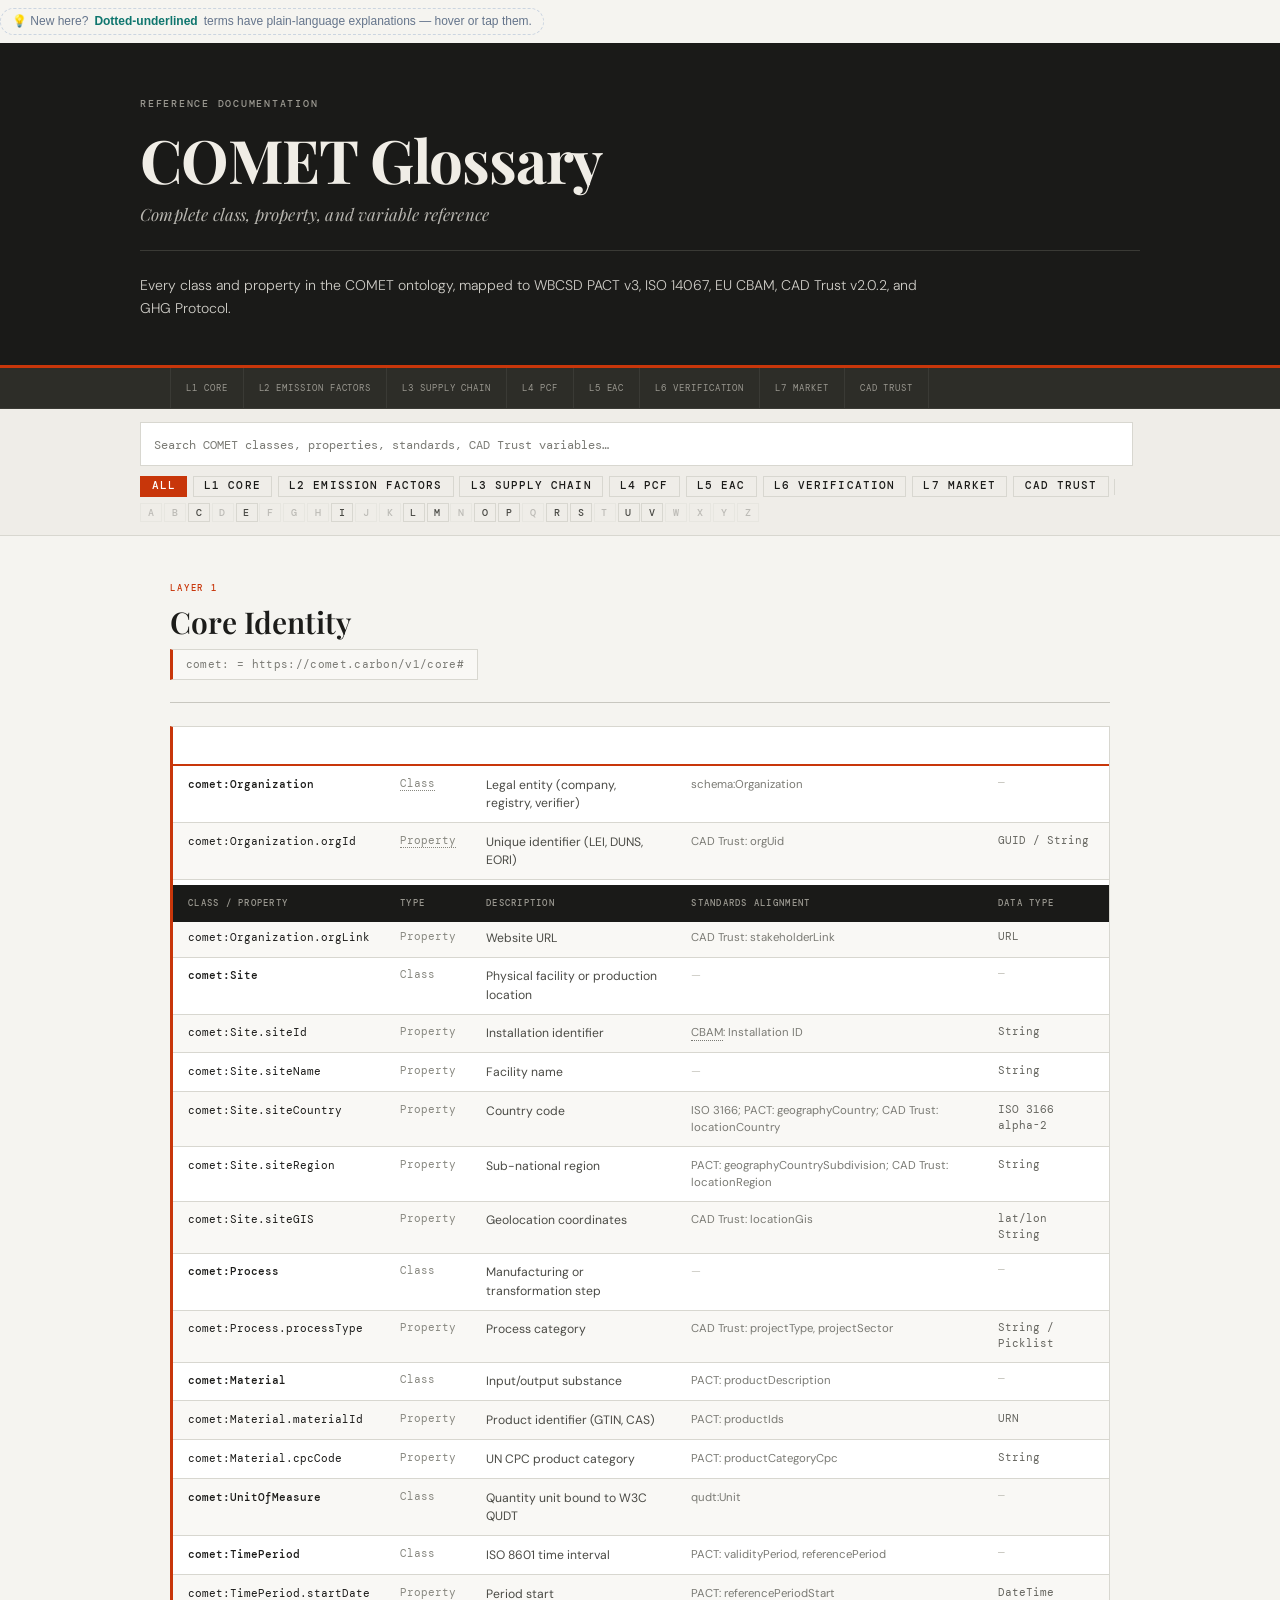
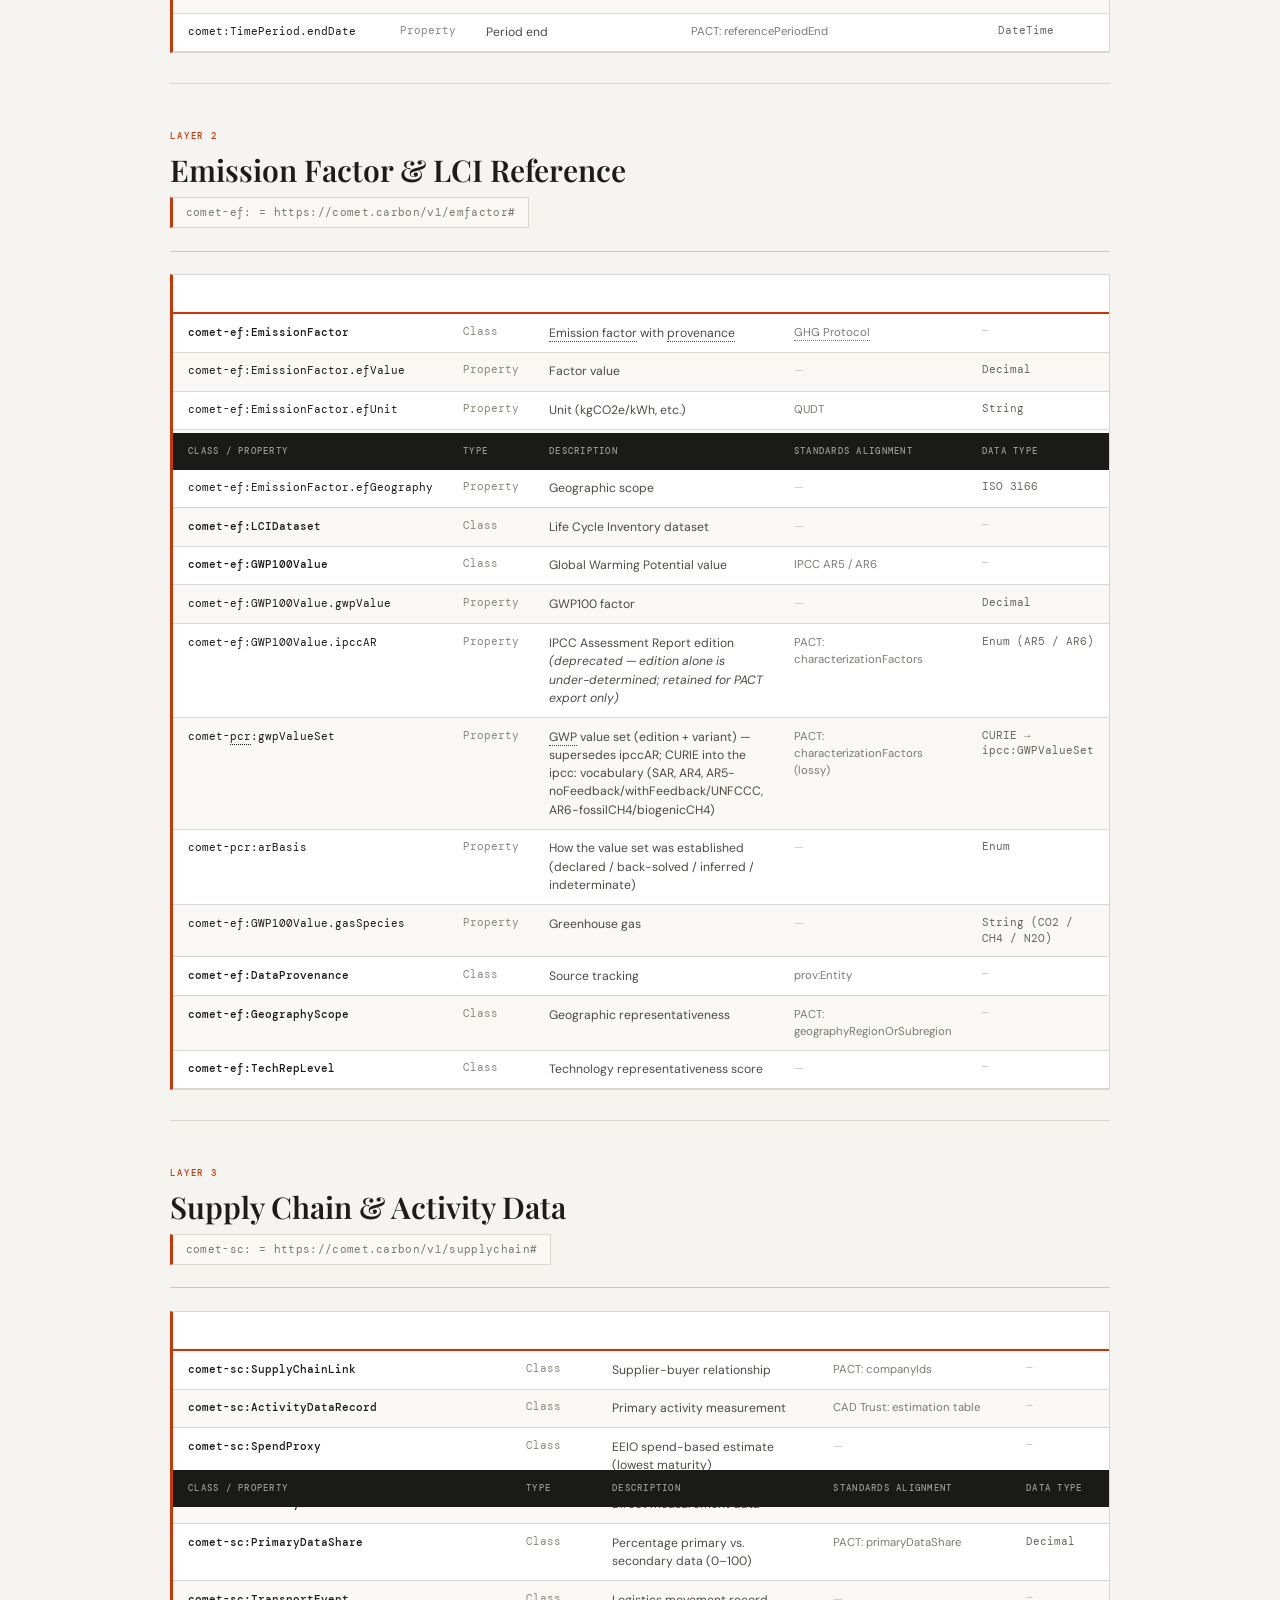
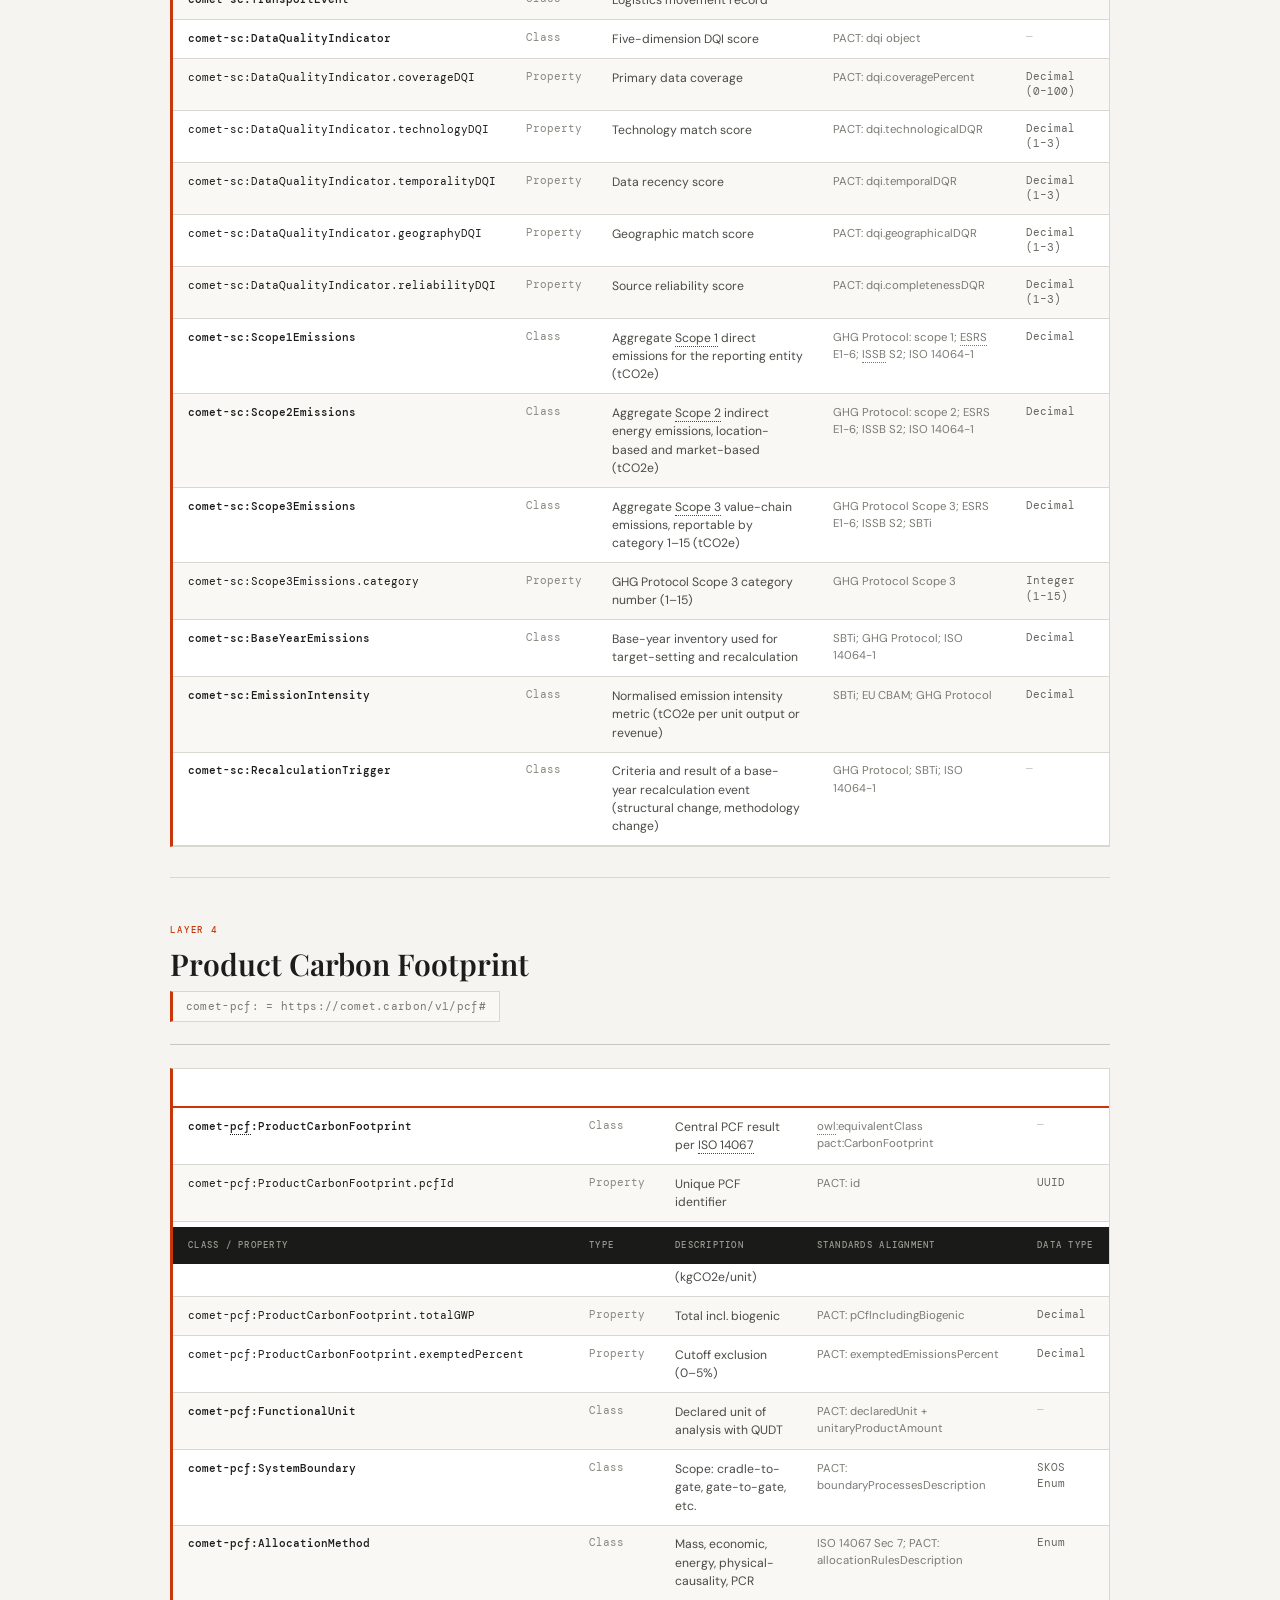
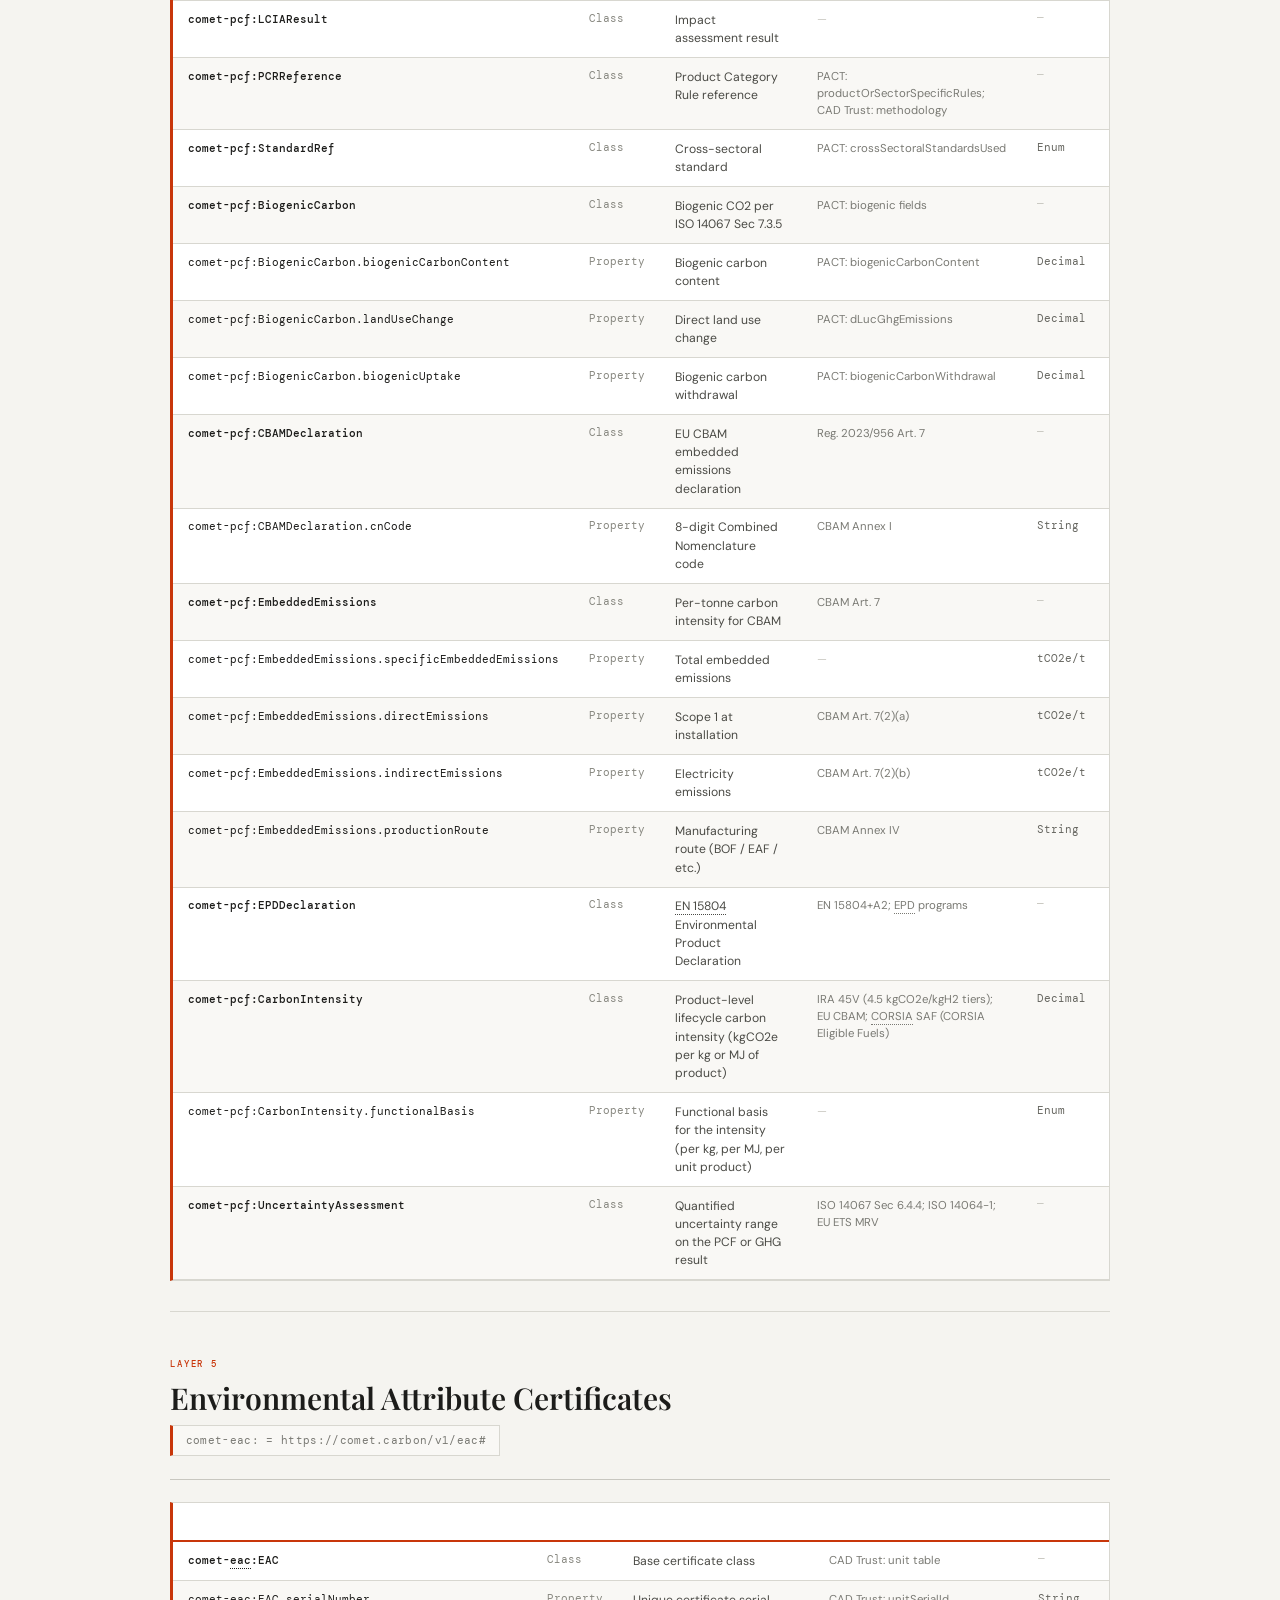
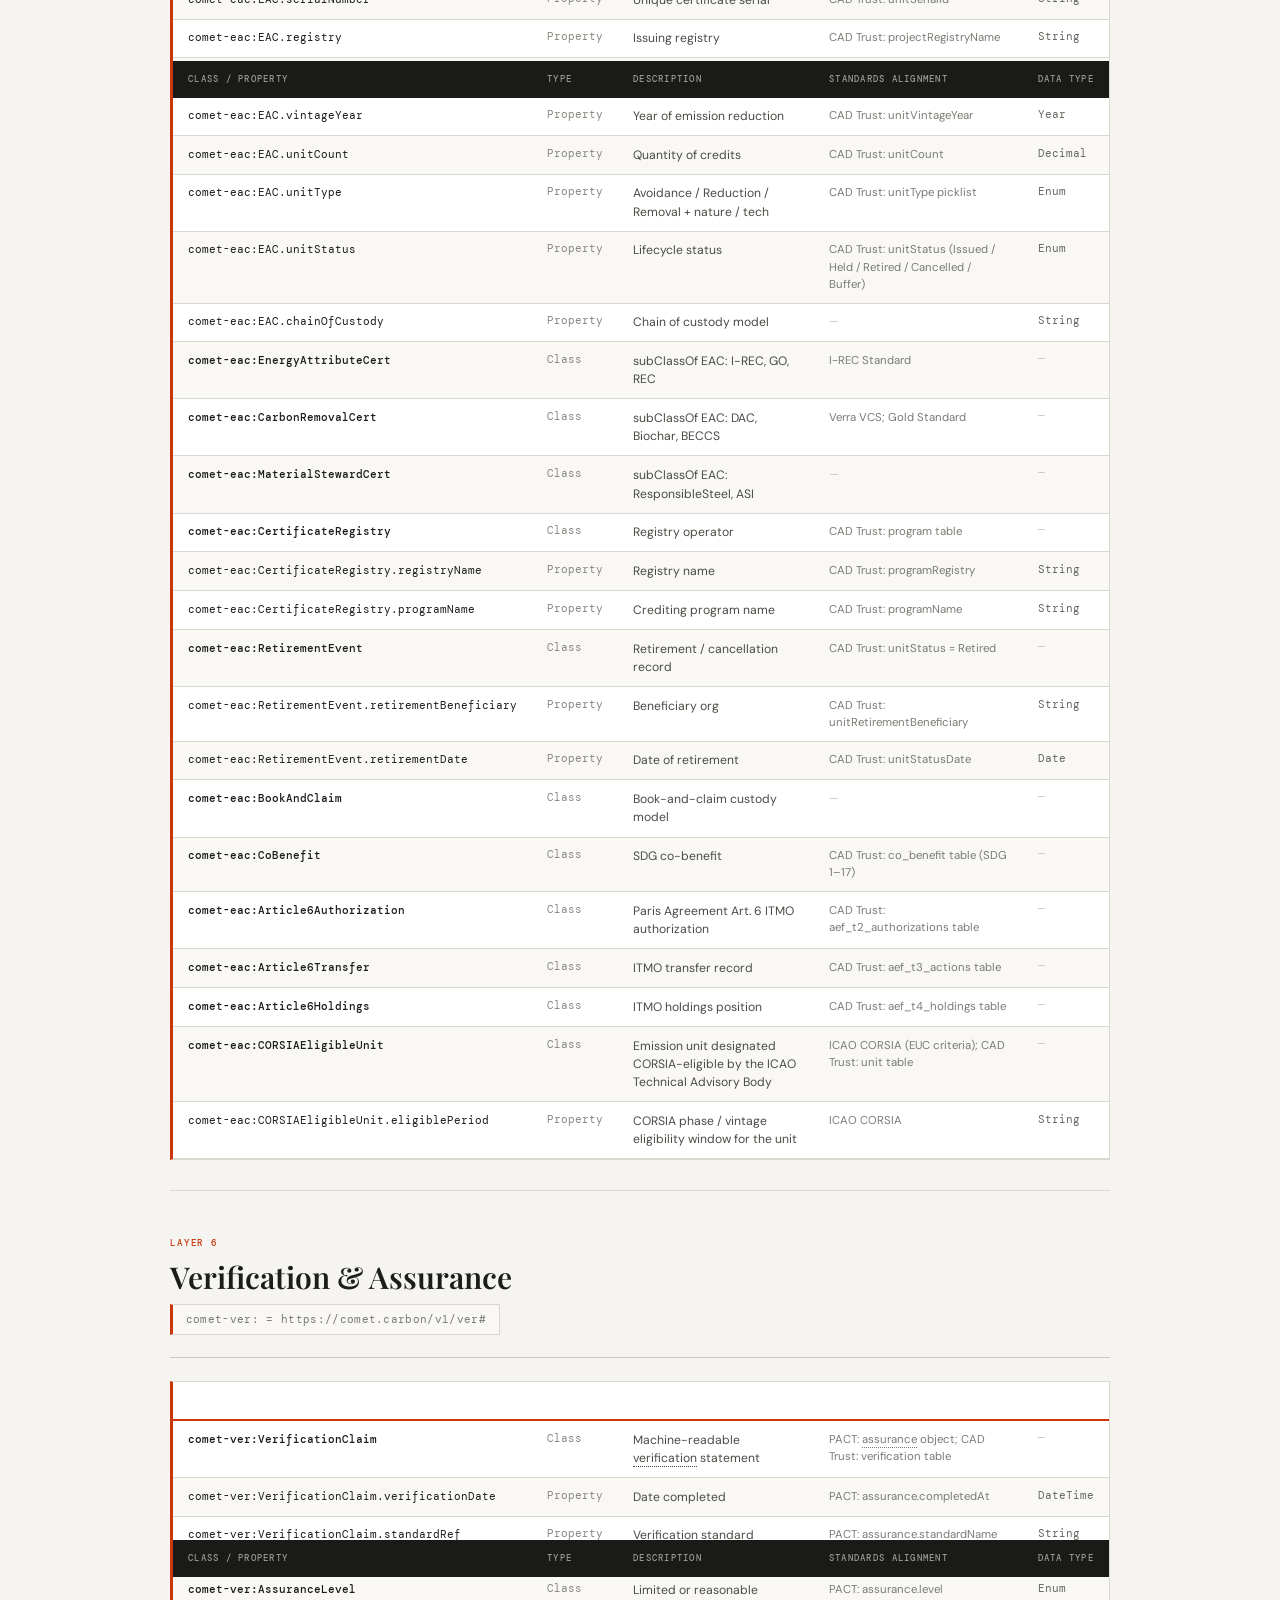
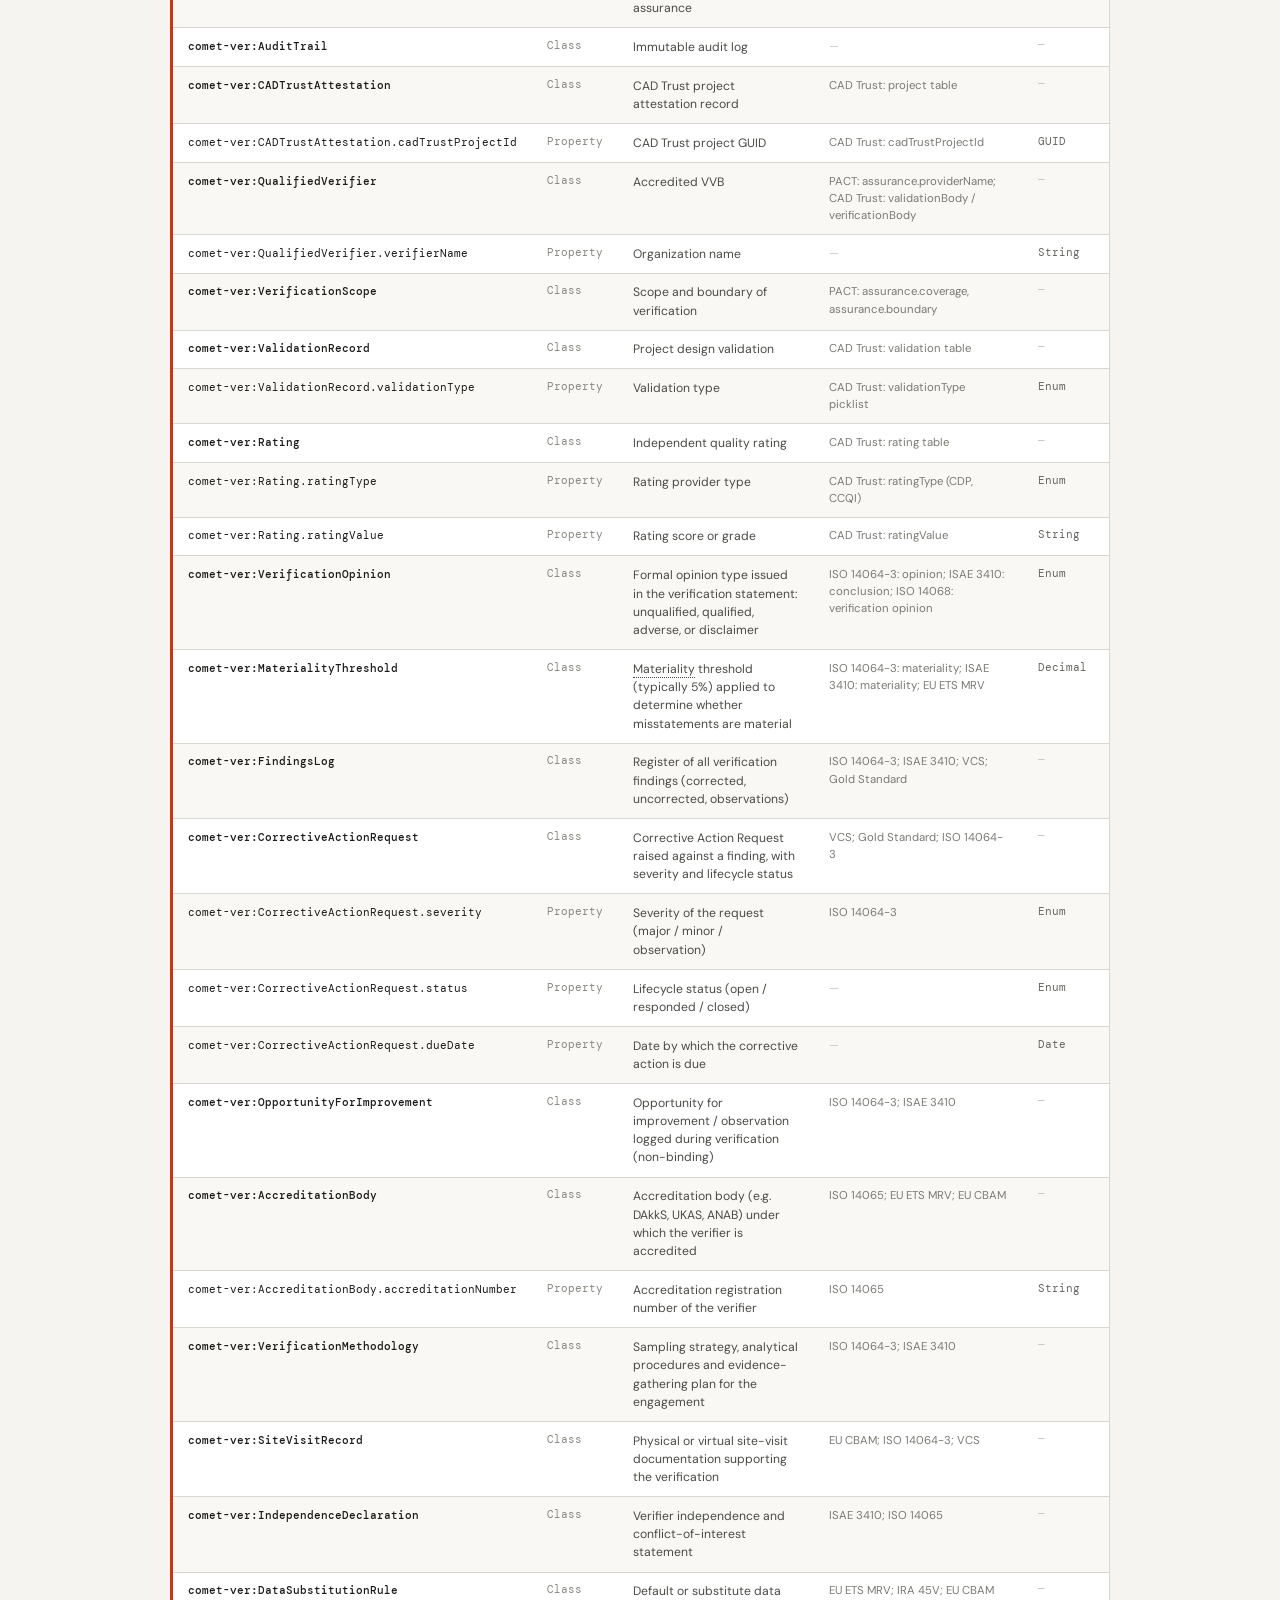
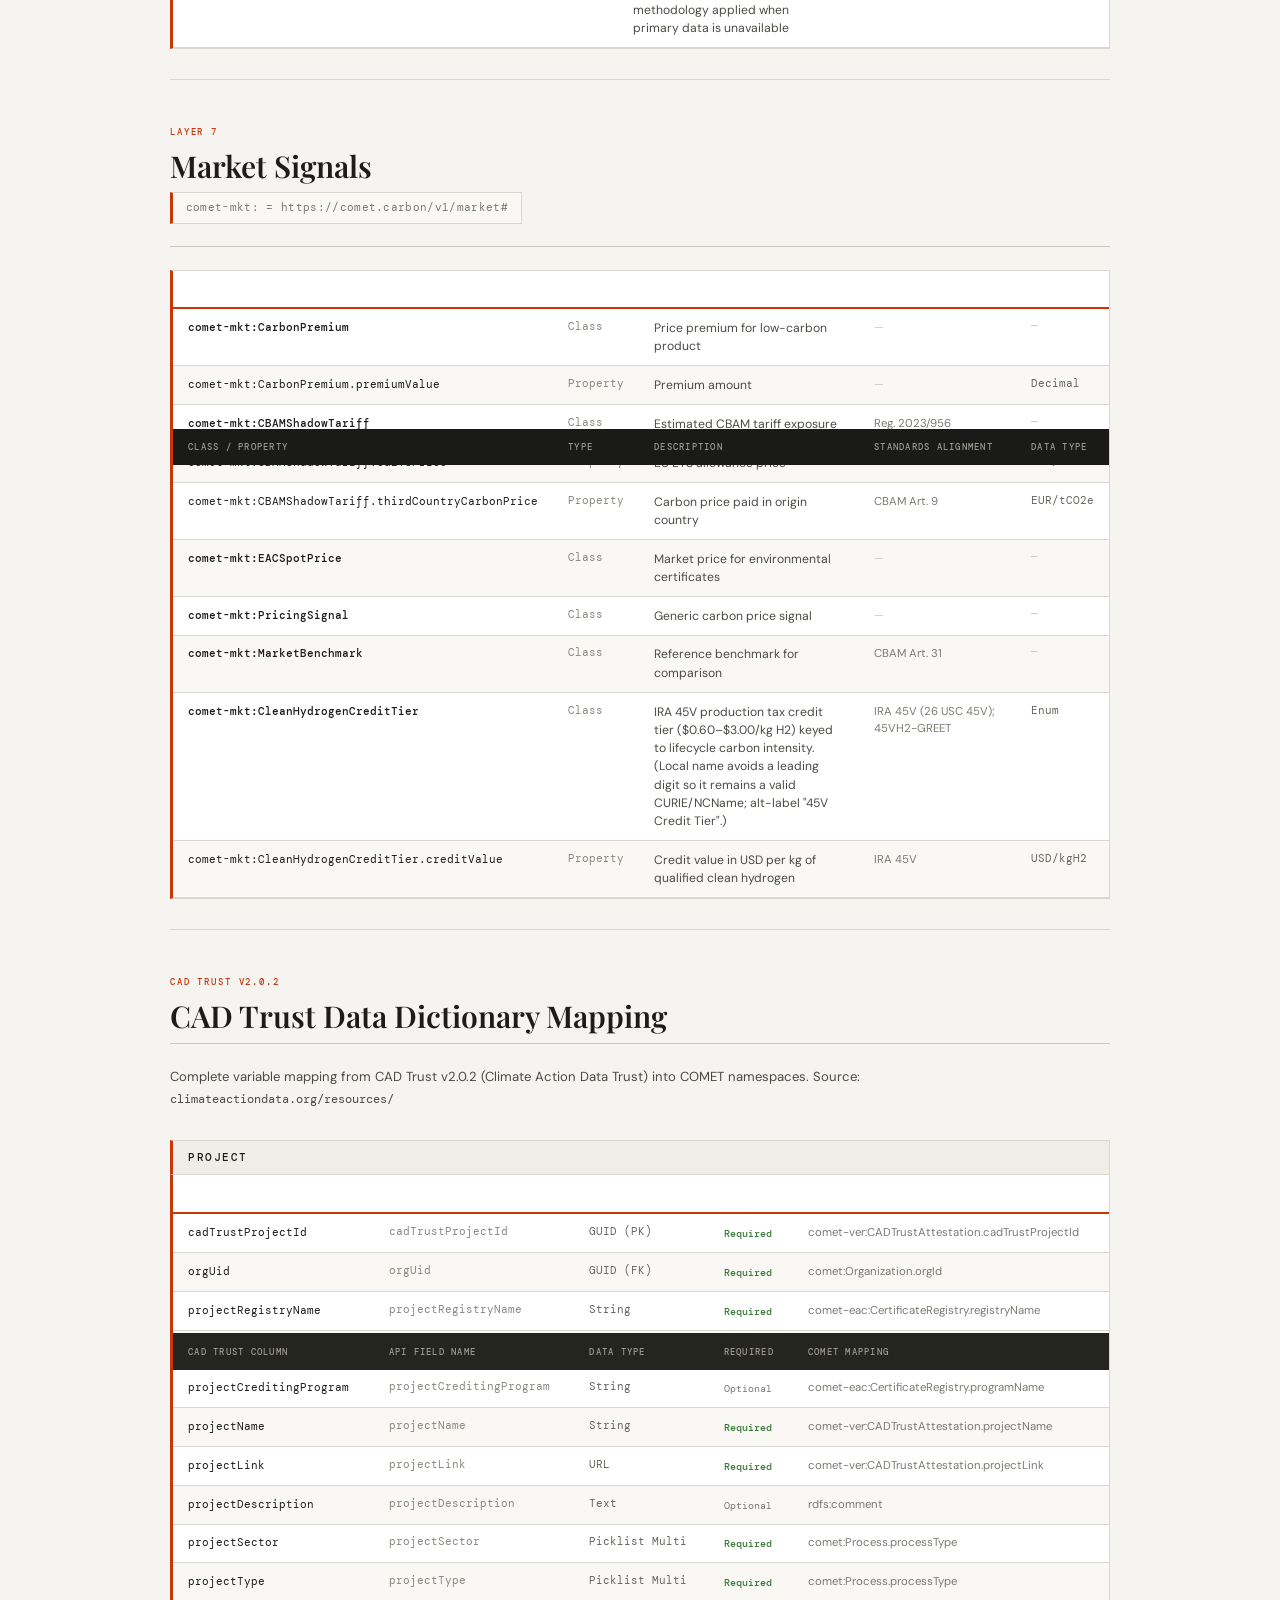
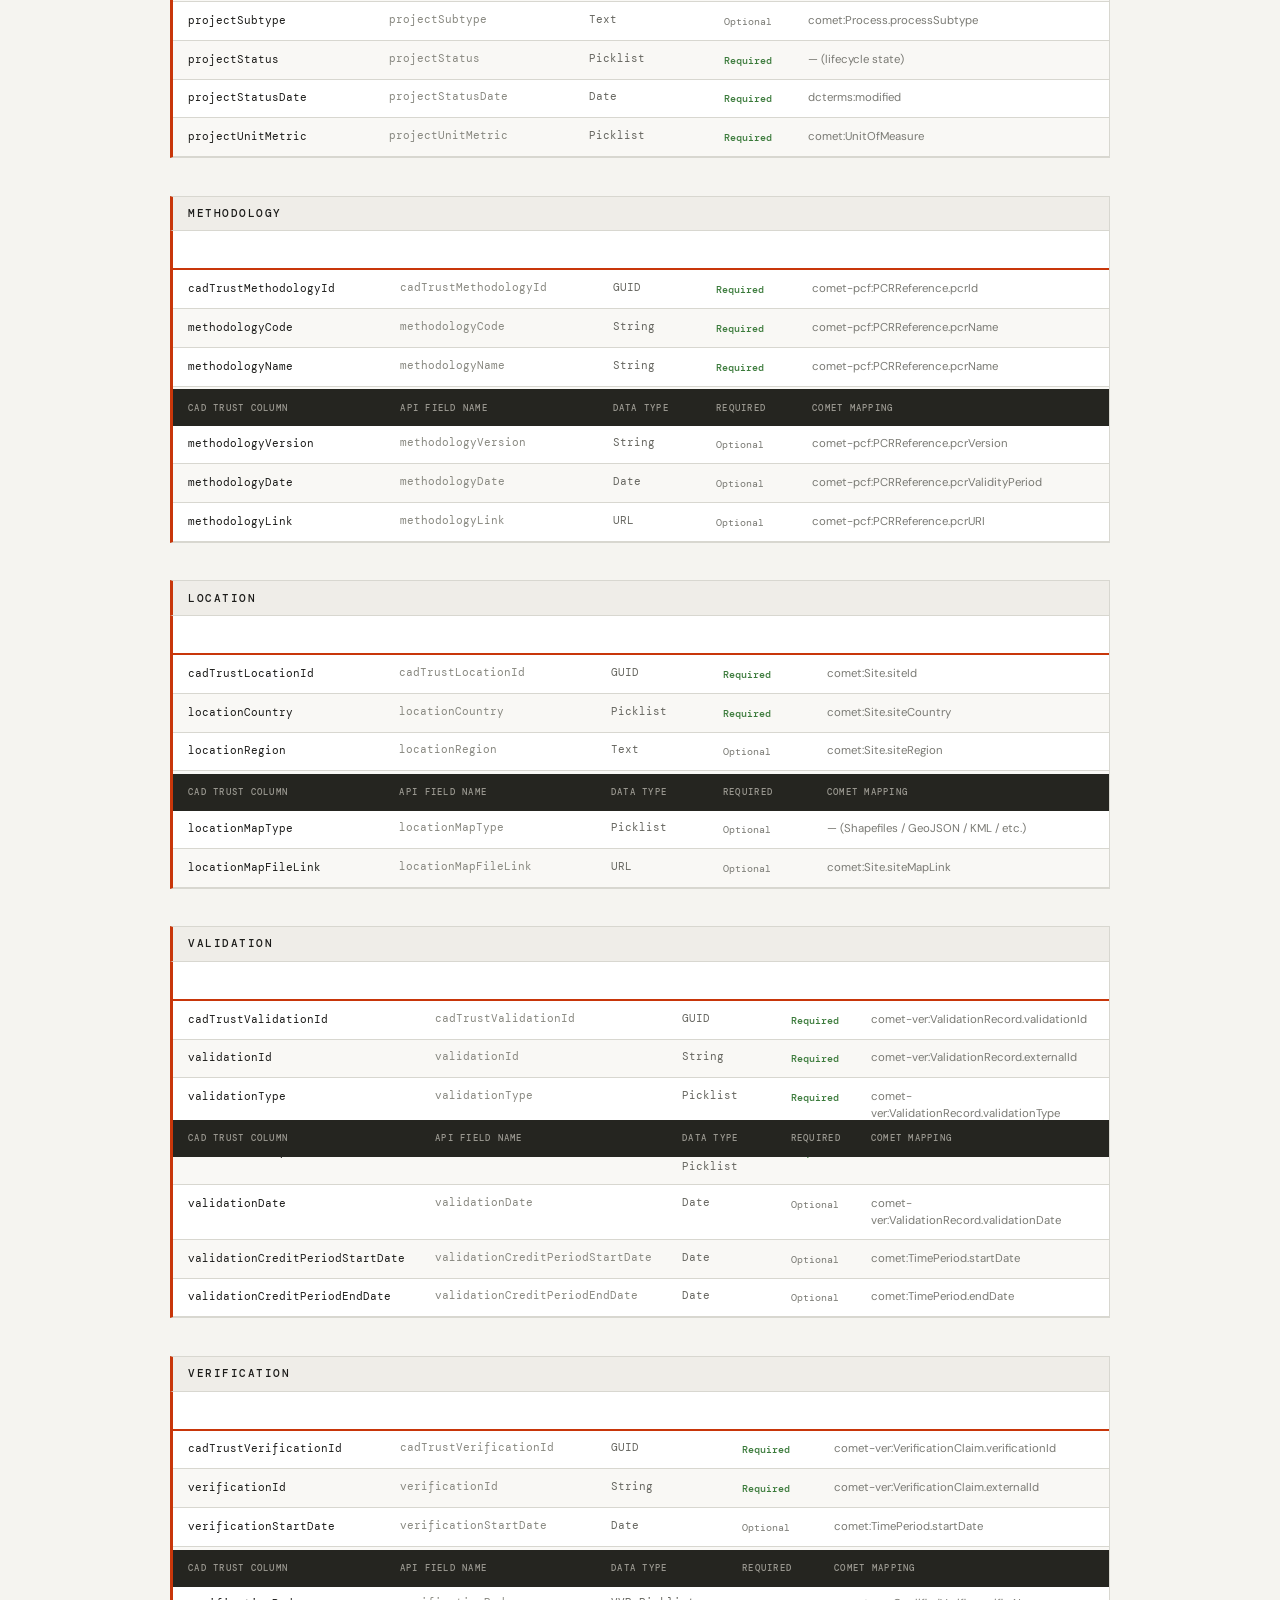
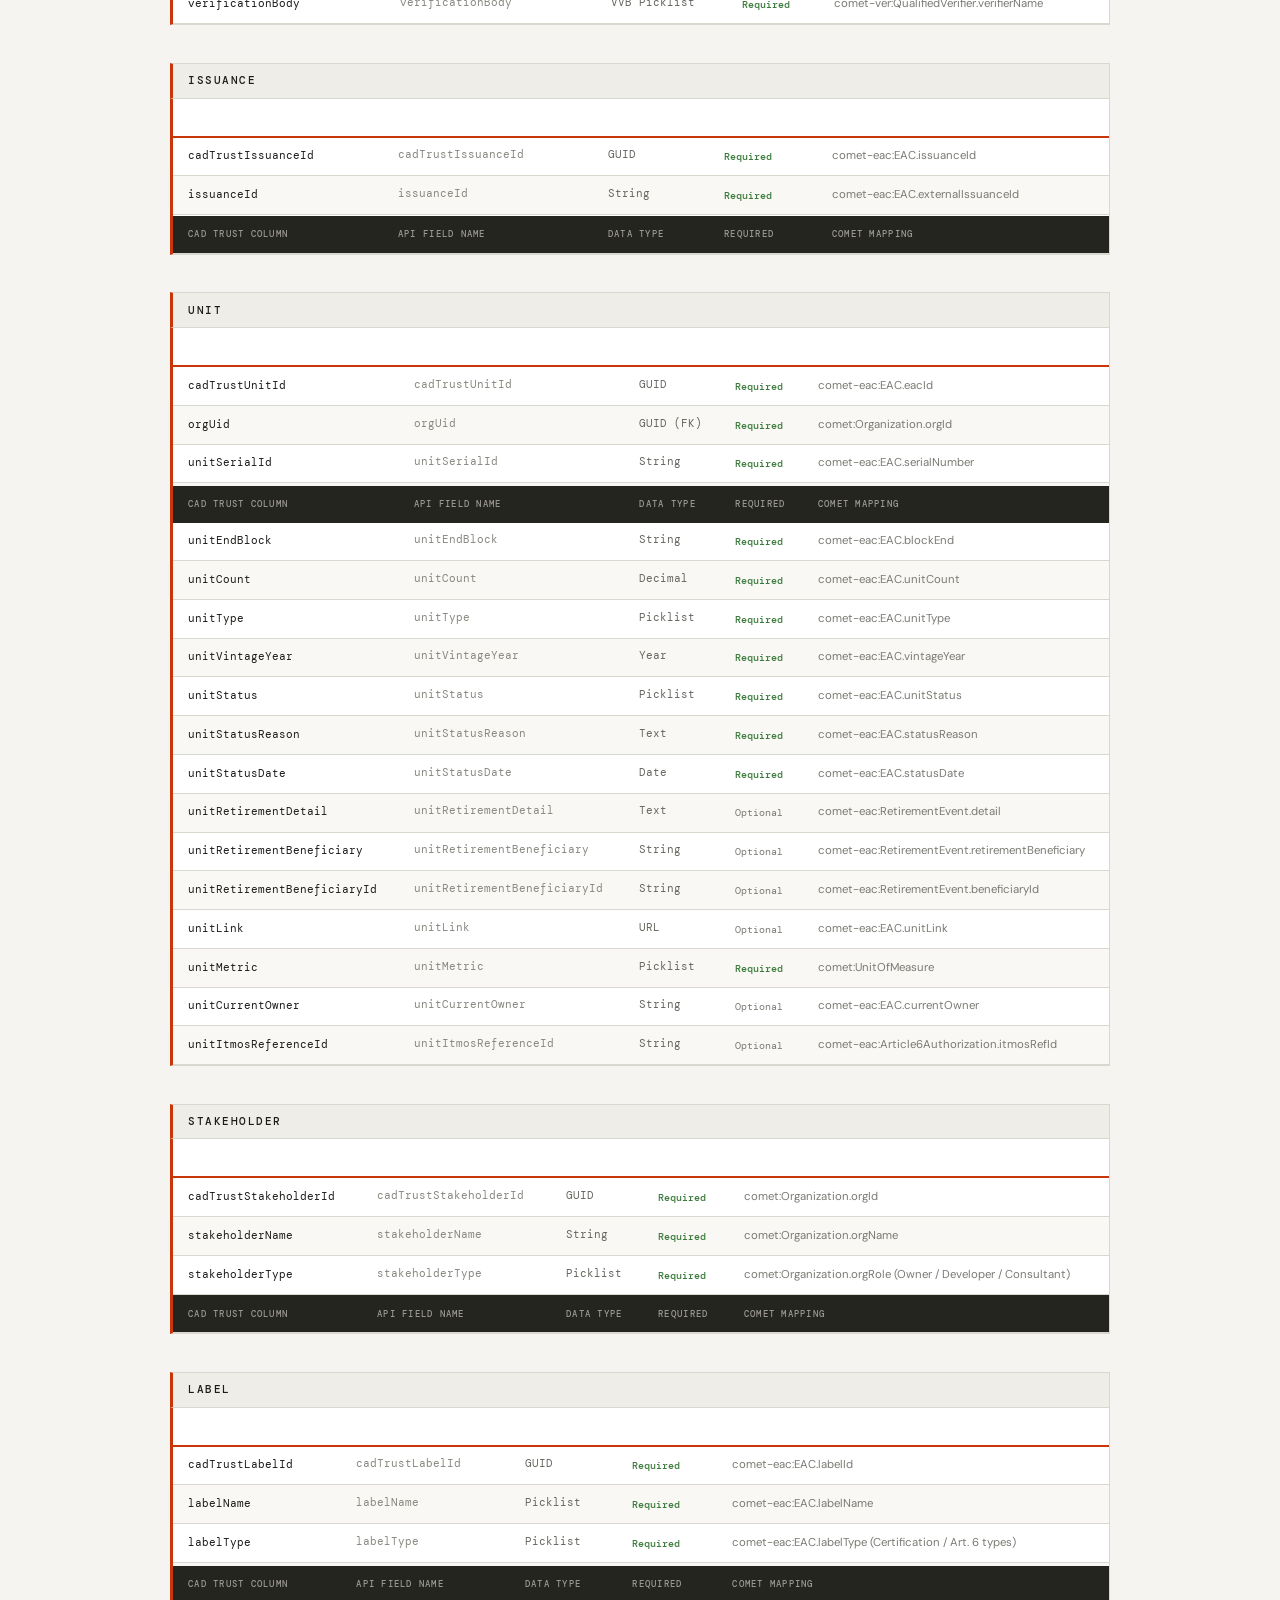
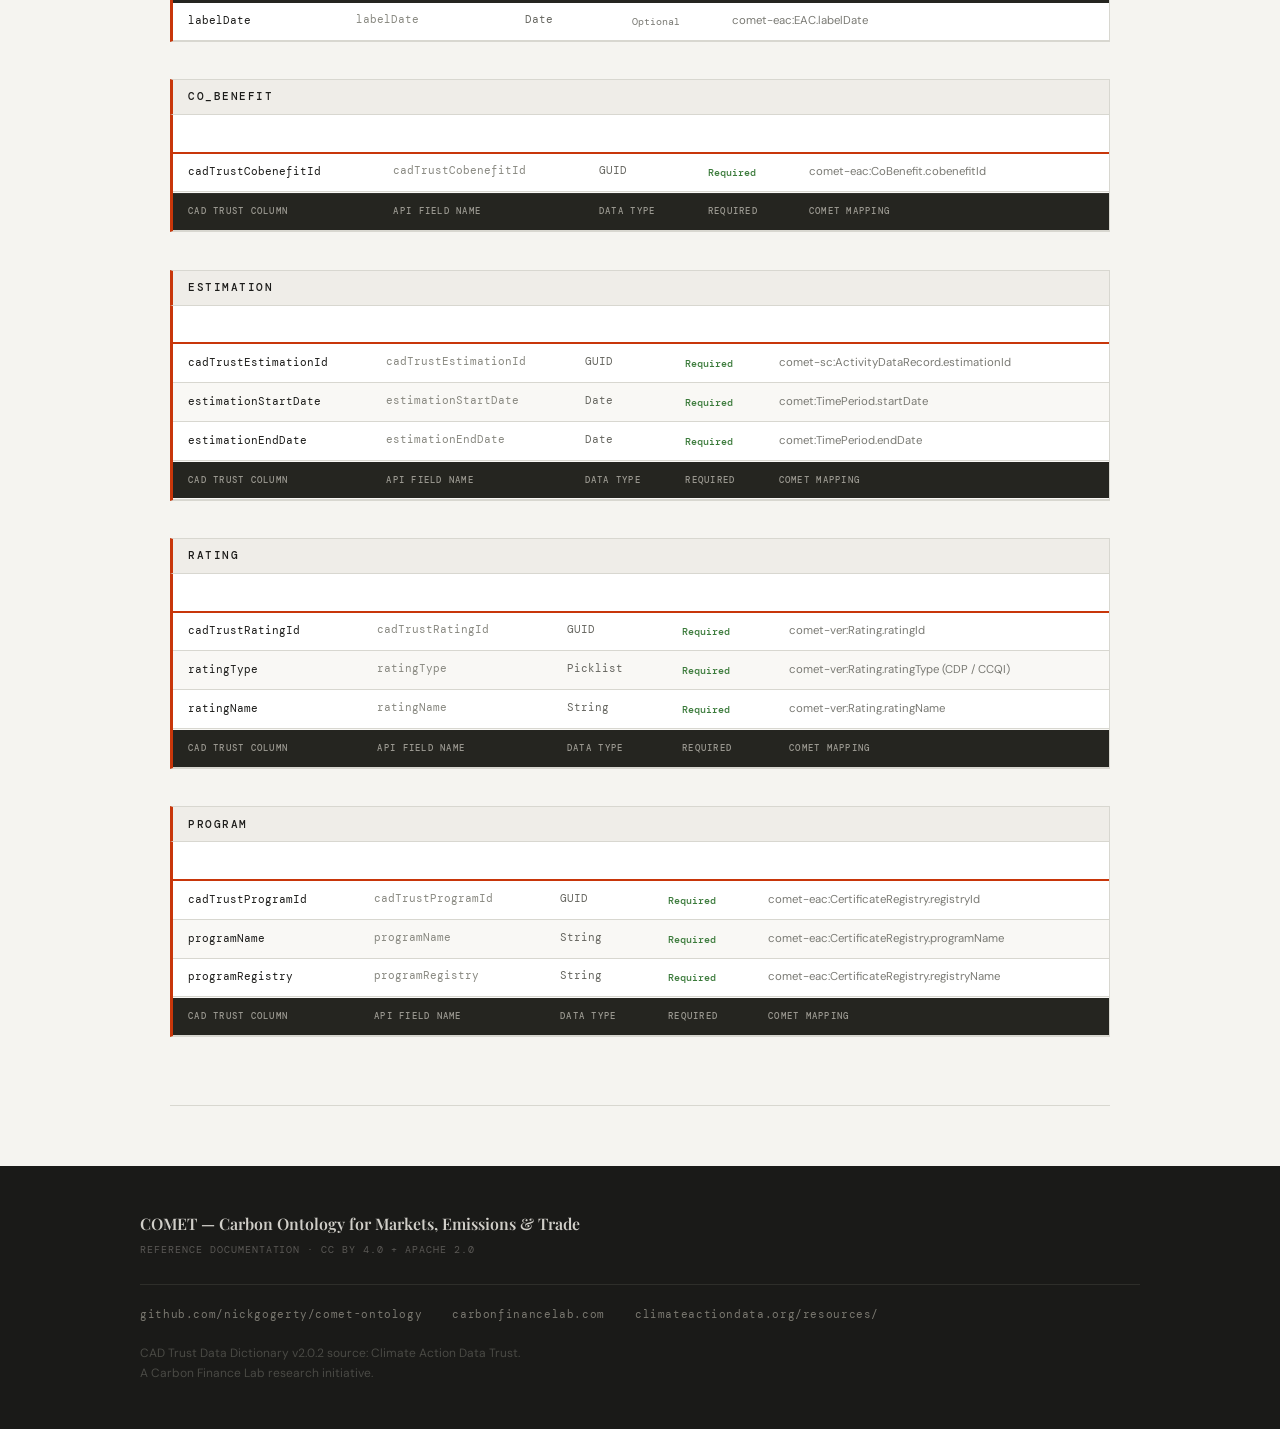
<file: docs/glossary.html>
<!DOCTYPE html>
<html lang="en">
<head>
  <meta charset="UTF-8">
  <meta name="viewport" content="width=device-width, initial-scale=1.0">
  <title>COMET Glossary &mdash; Class, Property &amp; Variable Reference</title>
  <meta name="description" content="Complete class, property, and variable reference for the Carbon Ontology for Markets, Emissions and Trade, including CAD Trust v2.0.2 data dictionary mappings.">
  <link rel="preconnect" href="https://fonts.googleapis.com">
  <link rel="preconnect" href="https://fonts.gstatic.com" crossorigin>
  <link href="https://fonts.googleapis.com/css2?family=Playfair+Display:ital,wght@0,400;0,600;0,700;1,400;1,600&family=DM+Sans:wght@300;400;500;600&family=DM+Mono:wght@400;500&display=swap" rel="stylesheet">
  <style>
    *, *::before, *::after {
      box-sizing: border-box;
      margin: 0;
      padding: 0;
    }

    :root {
      --bg: #f5f4f0;
      --bg-dark: #1a1a18;
      --bg-nav: #2d2d28;
      --bg-mid: #252520;
      --bg-alt: #efede8;
      --bg-row-alt: #f9f8f5;
      --text: #1c1c1a;
      --text-secondary: #4a4a45;
      --text-muted: #7a7a74;
      --accent: #c8360a;
      --accent-light: #e8470f;
      --border: #d8d7d0;
      --border-dark: #3a3a35;
      --card-bg: #ffffff;
      --rule: #c8c7c0;
      --mono: 'DM Mono', monospace;
      --display: 'Playfair Display', serif;
      --body-font: 'DM Sans', sans-serif;
    }

    html {
      font-size: 15px;
      scroll-behavior: smooth;
    }

    body {
      font-family: var(--body-font);
      background-color: var(--bg);
      color: var(--text);
      line-height: 1.6;
      -webkit-font-smoothing: antialiased;
      -moz-osx-font-smoothing: grayscale;
    }

    /* ─── MASTHEAD ────────────────────────────────────────────── */

    .masthead {
      background-color: var(--bg-dark);
      color: #e8e6e0;
      padding: 3.5rem 2rem 3rem;
      border-bottom: 3px solid var(--accent);
    }

    .masthead-inner {
      max-width: 1000px;
      margin: 0 auto;
    }

    .eyebrow {
      font-family: var(--mono);
      font-size: 0.65rem;
      font-weight: 500;
      letter-spacing: 0.18em;
      text-transform: uppercase;
      color: #9a9890;
      margin-bottom: 1.2rem;
    }

    .masthead-title {
      font-family: var(--display);
      font-size: clamp(2.4rem, 7vw, 4rem);
      font-weight: 700;
      line-height: 1.0;
      letter-spacing: -0.02em;
      color: #f0ede6;
      margin-bottom: 0.75rem;
    }

    .masthead-subtitle {
      font-family: var(--display);
      font-size: clamp(0.95rem, 2vw, 1.125rem);
      font-weight: 400;
      font-style: italic;
      color: #b8b6b0;
      margin-bottom: 1.5rem;
      letter-spacing: 0.01em;
    }

    .masthead-rule {
      border: none;
      border-top: 1px solid var(--border-dark);
      margin-bottom: 1.5rem;
    }

    .masthead-description {
      font-size: 0.9375rem;
      font-weight: 300;
      color: #d0cec8;
      line-height: 1.65;
      max-width: 800px;
    }

    /* ─── STICKY NAV ─────────────────────────────────────────── */

    .glossary-nav {
      background-color: var(--bg-nav);
      position: sticky;
      top: 0;
      z-index: 100;
      border-bottom: 1px solid var(--border-dark);
    }

    .glossary-nav-inner {
      max-width: 1000px;
      margin: 0 auto;
      padding: 0 2rem;
      display: flex;
      flex-wrap: wrap;
      gap: 0;
    }

    .glossary-nav a {
      font-family: var(--mono);
      font-size: 0.62rem;
      letter-spacing: 0.1em;
      text-transform: uppercase;
      color: #9a9890;
      text-decoration: none;
      padding: 0.85rem 1rem;
      display: block;
      border-right: 1px solid var(--border-dark);
      transition: color 0.15s ease, background-color 0.15s ease;
      white-space: nowrap;
    }

    .glossary-nav a:first-child {
      border-left: 1px solid var(--border-dark);
    }

    .glossary-nav a:hover {
      color: #f0ede6;
      background-color: rgba(200, 54, 10, 0.12);
    }

    /* ─── MAIN CONTENT ───────────────────────────────────────── */

    main {
      max-width: 1000px;
      margin: 0 auto;
      padding: 0 2rem 4rem;
    }

    /* ─── GLOSSARY SECTIONS ──────────────────────────────────── */

    .glossary-section {
      padding: 3rem 0 2rem;
      border-bottom: 1px solid var(--border);
    }

    .glossary-section:last-of-type {
      border-bottom: none;
    }

    .section-label {
      font-family: var(--mono);
      font-size: 0.62rem;
      font-weight: 500;
      letter-spacing: 0.2em;
      text-transform: uppercase;
      color: var(--accent);
      margin-bottom: 0.6rem;
    }

    .section-title {
      font-family: var(--display);
      font-size: clamp(1.4rem, 3vw, 2rem);
      font-weight: 600;
      line-height: 1.15;
      color: var(--text);
      margin-bottom: 0.6rem;
    }

    .namespace-tag {
      font-family: var(--mono);
      font-size: 0.72rem;
      color: var(--text-muted);
      background-color: var(--bg-row-alt);
      border: 1px solid var(--border);
      border-left: 3px solid var(--accent);
      padding: 0.4rem 0.85rem;
      display: inline-block;
      margin-bottom: 1.5rem;
      letter-spacing: 0.03em;
    }

    .section-rule {
      border: none;
      border-top: 1px solid var(--rule);
      margin-bottom: 1.5rem;
    }

    /* ─── TABLES ─────────────────────────────────────────────── */

    .table-wrap {
      overflow-x: auto;
      border: 1px solid var(--border);
      border-left: 3px solid var(--accent);
      border-radius: 0;
    }

    table {
      width: 100%;
      border-collapse: collapse;
      font-size: 0.8125rem;
      background-color: var(--card-bg);
    }

    thead {
      position: sticky;
      top: 10.5rem;
      z-index: 10;
    }

    thead tr {
      background-color: var(--bg-dark);
    }

    thead th {
      font-family: var(--mono);
      font-size: 0.6rem;
      font-weight: 500;
      letter-spacing: 0.14em;
      text-transform: uppercase;
      color: #9a9890;
      padding: 0.75rem 1rem;
      text-align: left;
      border-bottom: 2px solid var(--accent);
      white-space: nowrap;
    }

    tbody tr {
      background-color: var(--card-bg);
      border-bottom: 1px solid var(--border);
      transition: background-color 0.1s ease;
    }

    tbody tr:nth-child(even) {
      background-color: var(--bg-row-alt);
    }

    tbody tr:hover {
      background-color: #f0ede8;
    }

    tbody td {
      padding: 0.65rem 1rem;
      vertical-align: top;
      line-height: 1.5;
      color: var(--text-secondary);
    }

    tbody td:first-child {
      font-family: var(--mono);
      font-size: 0.76rem;
      color: var(--text);
      white-space: nowrap;
    }

    .td-type {
      font-family: var(--mono);
      font-size: 0.7rem;
      color: #888880;
      white-space: nowrap;
    }

    .td-class {
      color: var(--accent);
      font-weight: 500;
    }

    .td-align {
      font-size: 0.76rem;
      color: var(--text-muted);
    }

    .td-datatype {
      font-family: var(--mono);
      font-size: 0.7rem;
      color: #666660;
    }

    .em-dash {
      color: var(--rule);
    }

    /* ─── CAD TRUST SECTION ──────────────────────────────────── */

    .cad-section {
      padding: 3rem 0 2rem;
      border-bottom: 1px solid var(--border);
    }

    .cad-table-group {
      margin-bottom: 2.5rem;
    }

    .cad-table-title {
      font-family: var(--mono);
      font-size: 0.72rem;
      font-weight: 500;
      letter-spacing: 0.14em;
      text-transform: uppercase;
      color: var(--text);
      background-color: var(--bg-alt);
      border: 1px solid var(--border);
      border-left: 3px solid var(--accent);
      padding: 0.55rem 1rem;
      margin-bottom: 0;
    }

    .cad-table-wrap {
      overflow-x: auto;
      border: 1px solid var(--border);
      border-top: none;
      border-left: 3px solid var(--accent);
    }

    .cad-table-wrap table thead tr {
      background-color: #252520;
    }

    .cad-req-yes {
      font-family: var(--mono);
      font-size: 0.68rem;
      color: #3a7a3a;
      font-weight: 500;
    }

    .cad-req-no {
      font-family: var(--mono);
      font-size: 0.68rem;
      color: var(--text-muted);
    }

    /* ─── FOOTER ─────────────────────────────────────────────── */

    footer {
      background-color: var(--bg-dark);
      color: #6a6a64;
      padding: 3rem 2rem;
    }

    .footer-inner {
      max-width: 1000px;
      margin: 0 auto;
    }

    .footer-brand {
      font-family: var(--display);
      font-size: 1.0625rem;
      font-weight: 600;
      color: #d0cec8;
      margin-bottom: 0.4rem;
    }

    .footer-tagline {
      font-family: var(--mono);
      font-size: 0.65rem;
      letter-spacing: 0.1em;
      text-transform: uppercase;
      color: #5a5855;
      margin-bottom: 1.75rem;
    }

    .footer-rule {
      border: none;
      border-top: 1px solid #2e2e2a;
      margin-bottom: 1.5rem;
    }

    .footer-links {
      display: flex;
      flex-wrap: wrap;
      gap: 0.4rem 2rem;
      margin-bottom: 1.25rem;
    }

    .footer-links a {
      font-family: var(--mono);
      font-size: 0.7rem;
      color: #7a7870;
      text-decoration: none;
      letter-spacing: 0.06em;
      transition: color 0.15s ease;
    }

    .footer-links a:hover {
      color: var(--accent);
    }

    .footer-attribution {
      font-size: 0.8rem;
      color: #4a4a45;
      line-height: 1.7;
    }

    /* ─── RESPONSIVE ─────────────────────────────────────────── */

    @media (max-width: 680px) {
      .glossary-nav-inner {
        padding: 0 1rem;
      }
      .glossary-nav a {
        padding: 0.7rem 0.65rem;
        font-size: 0.58rem;
      }
      main {
        padding: 0 1rem 3rem;
      }
      thead {
        top: 9.5rem;
      }
    }

    /* ─── SEARCH BAR ─────────────────────────────────────────── */

    .search-bar-wrap {
      background-color: var(--bg-alt);
      border-bottom: 1px solid var(--border);
      padding: 0.875rem 2rem;
      position: sticky;
      top: 2.6rem;
      z-index: 90;
    }

    .search-bar-inner {
      max-width: 1000px;
      margin: 0 auto;
    }

    .search-input-row {
      display: flex;
      align-items: center;
      gap: 0.5rem;
      margin-bottom: 0.625rem;
    }

    .search-input-wrapper {
      position: relative;
      flex: 1;
    }

    #glossary-search {
      font-family: var(--mono);
      font-size: 1rem;
      width: 100%;
      height: 44px;
      padding: 0 2.5rem 0 0.875rem;
      background-color: #ffffff;
      border: 1px solid var(--border);
      border-radius: 0;
      color: var(--text);
      outline: none;
      transition: border-color 0.15s ease, box-shadow 0.15s ease;
      -webkit-appearance: none;
    }

    #glossary-search::placeholder {
      color: var(--text-muted);
      font-size: 0.8125rem;
    }

    #glossary-search:focus {
      border-color: var(--accent);
      box-shadow: 0 0 0 3px rgba(200, 54, 10, 0.12);
    }

    .search-clear-btn {
      position: absolute;
      right: 0.5rem;
      top: 50%;
      transform: translateY(-50%);
      background: none;
      border: none;
      cursor: pointer;
      font-size: 1rem;
      color: var(--text-muted);
      padding: 0.25rem;
      line-height: 1;
      display: none;
      transition: color 0.15s ease;
    }

    .search-clear-btn:hover {
      color: var(--accent);
    }

    .search-clear-btn.visible {
      display: block;
    }

    .search-count {
      font-family: var(--mono);
      font-size: 0.68rem;
      letter-spacing: 0.08em;
      color: var(--text-muted);
      white-space: nowrap;
      flex-shrink: 0;
    }

    .search-count.has-results {
      color: var(--accent);
    }

    /* ─── FILTER PILLS ───────────────────────────────────────── */

    .filter-pills {
      display: flex;
      flex-wrap: wrap;
      gap: 0.375rem;
      align-items: center;
      margin-bottom: 0;
    }

    .filter-pill {
      font-family: var(--mono);
      font-size: 0.7rem;
      font-weight: 500;
      letter-spacing: 0.1em;
      text-transform: uppercase;
      padding: 0.3rem 0.7rem;
      border: 1px solid var(--border);
      background-color: transparent;
      color: var(--text);
      cursor: pointer;
      transition: border-color 0.15s ease, background-color 0.15s ease, color 0.15s ease;
      line-height: 1;
    }

    .filter-pill:hover {
      border-color: var(--accent);
    }

    .filter-pill.active {
      background-color: var(--accent);
      border-color: var(--accent);
      color: #ffffff;
    }

    /* ─── ALPHABET BAR ───────────────────────────────────────── */

    .alpha-bar {
      display: flex;
      flex-wrap: wrap;
      gap: 0.125rem;
      margin-bottom: 0;
    }

    .alpha-btn {
      font-family: var(--mono);
      font-size: 0.65rem;
      font-weight: 500;
      text-transform: uppercase;
      letter-spacing: 0.05em;
      padding: 0.25rem 0.45rem;
      border: 1px solid var(--border);
      background-color: transparent;
      color: var(--text-secondary);
      cursor: pointer;
      transition: border-color 0.15s ease, background-color 0.15s ease, color 0.15s ease;
      line-height: 1;
    }

    .alpha-btn:hover {
      border-color: var(--accent);
      color: var(--accent);
    }

    .alpha-btn.active {
      background-color: var(--accent);
      border-color: var(--accent);
      color: #ffffff;
    }

    .alpha-btn:disabled {
      opacity: 0.3;
      cursor: default;
      pointer-events: none;
    }

    .search-rows-divider {
      width: 1px;
      height: 16px;
      background-color: var(--border);
      flex-shrink: 0;
      align-self: center;
    }

    /* ─── SEARCH HIGHLIGHTS ──────────────────────────────────── */

    mark.search-highlight {
      background-color: #fff3cd;
      color: inherit;
      padding: 0 2px;
      border-radius: 2px;
    }

    /* ─── BACK TO TOP ────────────────────────────────────────── */

    .back-to-top {
      position: fixed;
      bottom: 1.5rem;
      right: 1.5rem;
      z-index: 200;
      font-family: var(--mono);
      font-size: 0.65rem;
      letter-spacing: 0.1em;
      text-transform: uppercase;
      padding: 0.55rem 0.85rem;
      background-color: var(--bg-dark);
      color: #d0cec8;
      border: 1px solid var(--border-dark);
      cursor: pointer;
      opacity: 0;
      pointer-events: none;
      transform: translateY(6px);
      transition: opacity 0.2s ease, transform 0.2s ease;
    }

    .back-to-top.visible {
      opacity: 1;
      pointer-events: auto;
      transform: translateY(0);
    }

    .back-to-top:hover {
      background-color: var(--accent);
      border-color: var(--accent);
      color: #ffffff;
    }

    /* ─── NO RESULTS ─────────────────────────────────────────── */

    .no-results-msg {
      display: none;
      padding: 3rem 0;
      text-align: center;
      font-family: var(--mono);
      font-size: 0.8rem;
      color: var(--text-muted);
      letter-spacing: 0.05em;
    }

    .no-results-msg.visible {
      display: block;
    }

    @media (max-width: 680px) {
      .search-bar-wrap {
        padding: 0.75rem 1rem;
        top: 2.4rem;
      }
      #glossary-search {
        font-size: 0.875rem;
        height: 40px;
      }
      .search-count {
        display: none;
      }
    }
  </style>
  <link rel="stylesheet" href="assets/glossary-tooltips.css">
  <script defer src="assets/glossary-tooltips.js"></script>
</head>
<body>

  <!-- MASTHEAD -->
  <header class="masthead" role="banner">
    <div class="masthead-inner">
      <p class="eyebrow">Reference Documentation</p>
      <h1 class="masthead-title">COMET Glossary</h1>
      <p class="masthead-subtitle">Complete class, property, and variable reference</p>
      <hr class="masthead-rule" aria-hidden="true">
      <p class="masthead-description">Every class and property in the COMET ontology, mapped to WBCSD PACT v3, ISO&nbsp;14067, EU CBAM, CAD Trust v2.0.2, and GHG Protocol.</p>
    </div>
  </header>

  <!-- STICKY NAV -->
  <nav class="glossary-nav" aria-label="Glossary layer navigation">
    <div class="glossary-nav-inner">
      <a href="#l1-core">L1 Core</a>
      <a href="#l2-emfactor">L2 Emission Factors</a>
      <a href="#l3-supplychain">L3 Supply Chain</a>
      <a href="#l4-pcf">L4 PCF</a>
      <a href="#l5-eac">L5 EAC</a>
      <a href="#l6-verification">L6 Verification</a>
      <a href="#l7-market">L7 Market</a>
      <a href="#cad-trust">CAD Trust</a>
    </div>
  </nav>

  <!-- SEARCH BAR -->
  <div class="search-bar-wrap" id="search-bar" role="search">
    <div class="search-bar-inner">
      <div class="search-input-row">
        <div class="search-input-wrapper">
          <input
            type="search"
            id="glossary-search"
            autocomplete="off"
            spellcheck="false"
            placeholder="Search COMET classes, properties, standards, CAD Trust variables&hellip;"
            aria-label="Search glossary entries"
          >
          <button class="search-clear-btn" id="search-clear" aria-label="Clear search" title="Clear">&times;</button>
        </div>
        <span class="search-count" id="search-count" aria-live="polite" aria-atomic="true"></span>
      </div>
      <div class="filter-pills" role="group" aria-label="Filter by section">
        <button class="filter-pill active" data-filter="all">All</button>
        <button class="filter-pill" data-filter="l1-core">L1 Core</button>
        <button class="filter-pill" data-filter="l2-emfactor">L2 Emission Factors</button>
        <button class="filter-pill" data-filter="l3-supplychain">L3 Supply Chain</button>
        <button class="filter-pill" data-filter="l4-pcf">L4 PCF</button>
        <button class="filter-pill" data-filter="l5-eac">L5 EAC</button>
        <button class="filter-pill" data-filter="l6-verification">L6 Verification</button>
        <button class="filter-pill" data-filter="l7-market">L7 Market</button>
        <button class="filter-pill" data-filter="cad-trust">CAD Trust</button>
        <span class="search-rows-divider" aria-hidden="true"></span>
        <div class="alpha-bar" id="alpha-bar" aria-label="Jump to letter"></div>
      </div>
    </div>
  </div>

  <main>

    <!-- ═══════════════════════════════════════════════════════════
         L1 — CORE IDENTITY
    ════════════════════════════════════════════════════════════ -->
    <section class="glossary-section" id="l1-core" aria-labelledby="l1-title">
      <p class="section-label">Layer 1</p>
      <h2 class="section-title" id="l1-title">Core Identity</h2>
      <code class="namespace-tag">comet: = https://comet.carbon/v1/core#</code>
      <hr class="section-rule" aria-hidden="true">
      <div class="table-wrap">
        <table>
          <thead>
            <tr>
              <th scope="col">Class / Property</th>
              <th scope="col">Type</th>
              <th scope="col">Description</th>
              <th scope="col">Standards Alignment</th>
              <th scope="col">Data Type</th>
            </tr>
          </thead>
          <tbody>
            <tr>
              <td class="td-class">comet:Organization</td>
              <td class="td-type">Class</td>
              <td>Legal entity (company, registry, verifier)</td>
              <td class="td-align">schema:Organization</td>
              <td class="td-datatype em-dash">&mdash;</td>
            </tr>
            <tr>
              <td>comet:Organization.orgId</td>
              <td class="td-type">Property</td>
              <td>Unique identifier (LEI, DUNS, EORI)</td>
              <td class="td-align">CAD Trust: orgUid</td>
              <td class="td-datatype">GUID / String</td>
            </tr>
            <tr>
              <td>comet:Organization.orgName</td>
              <td class="td-type">Property</td>
              <td>Legal name</td>
              <td class="td-align">CAD Trust: stakeholderName</td>
              <td class="td-datatype">String</td>
            </tr>
            <tr>
              <td>comet:Organization.orgLink</td>
              <td class="td-type">Property</td>
              <td>Website URL</td>
              <td class="td-align">CAD Trust: stakeholderLink</td>
              <td class="td-datatype">URL</td>
            </tr>
            <tr>
              <td class="td-class">comet:Site</td>
              <td class="td-type">Class</td>
              <td>Physical facility or production location</td>
              <td class="td-align em-dash">&mdash;</td>
              <td class="td-datatype em-dash">&mdash;</td>
            </tr>
            <tr>
              <td>comet:Site.siteId</td>
              <td class="td-type">Property</td>
              <td>Installation identifier</td>
              <td class="td-align">CBAM: Installation ID</td>
              <td class="td-datatype">String</td>
            </tr>
            <tr>
              <td>comet:Site.siteName</td>
              <td class="td-type">Property</td>
              <td>Facility name</td>
              <td class="td-align em-dash">&mdash;</td>
              <td class="td-datatype">String</td>
            </tr>
            <tr>
              <td>comet:Site.siteCountry</td>
              <td class="td-type">Property</td>
              <td>Country code</td>
              <td class="td-align">ISO 3166; PACT: geographyCountry; CAD Trust: locationCountry</td>
              <td class="td-datatype">ISO 3166 alpha-2</td>
            </tr>
            <tr>
              <td>comet:Site.siteRegion</td>
              <td class="td-type">Property</td>
              <td>Sub-national region</td>
              <td class="td-align">PACT: geographyCountrySubdivision; CAD Trust: locationRegion</td>
              <td class="td-datatype">String</td>
            </tr>
            <tr>
              <td>comet:Site.siteGIS</td>
              <td class="td-type">Property</td>
              <td>Geolocation coordinates</td>
              <td class="td-align">CAD Trust: locationGis</td>
              <td class="td-datatype">lat/lon String</td>
            </tr>
            <tr>
              <td class="td-class">comet:Process</td>
              <td class="td-type">Class</td>
              <td>Manufacturing or transformation step</td>
              <td class="td-align em-dash">&mdash;</td>
              <td class="td-datatype em-dash">&mdash;</td>
            </tr>
            <tr>
              <td>comet:Process.processType</td>
              <td class="td-type">Property</td>
              <td>Process category</td>
              <td class="td-align">CAD Trust: projectType, projectSector</td>
              <td class="td-datatype">String / Picklist</td>
            </tr>
            <tr>
              <td class="td-class">comet:Material</td>
              <td class="td-type">Class</td>
              <td>Input/output substance</td>
              <td class="td-align">PACT: productDescription</td>
              <td class="td-datatype em-dash">&mdash;</td>
            </tr>
            <tr>
              <td>comet:Material.materialId</td>
              <td class="td-type">Property</td>
              <td>Product identifier (GTIN, CAS)</td>
              <td class="td-align">PACT: productIds</td>
              <td class="td-datatype">URN</td>
            </tr>
            <tr>
              <td>comet:Material.cpcCode</td>
              <td class="td-type">Property</td>
              <td>UN CPC product category</td>
              <td class="td-align">PACT: productCategoryCpc</td>
              <td class="td-datatype">String</td>
            </tr>
            <tr>
              <td class="td-class">comet:UnitOfMeasure</td>
              <td class="td-type">Class</td>
              <td>Quantity unit bound to W3C QUDT</td>
              <td class="td-align">qudt:Unit</td>
              <td class="td-datatype em-dash">&mdash;</td>
            </tr>
            <tr>
              <td class="td-class">comet:TimePeriod</td>
              <td class="td-type">Class</td>
              <td>ISO 8601 time interval</td>
              <td class="td-align">PACT: validityPeriod, referencePeriod</td>
              <td class="td-datatype em-dash">&mdash;</td>
            </tr>
            <tr>
              <td>comet:TimePeriod.startDate</td>
              <td class="td-type">Property</td>
              <td>Period start</td>
              <td class="td-align">PACT: referencePeriodStart</td>
              <td class="td-datatype">DateTime</td>
            </tr>
            <tr>
              <td>comet:TimePeriod.endDate</td>
              <td class="td-type">Property</td>
              <td>Period end</td>
              <td class="td-align">PACT: referencePeriodEnd</td>
              <td class="td-datatype">DateTime</td>
            </tr>
          </tbody>
        </table>
      </div>
    </section>

    <!-- ═══════════════════════════════════════════════════════════
         L2 — EMISSION FACTOR & LCI REFERENCE
    ════════════════════════════════════════════════════════════ -->
    <section class="glossary-section" id="l2-emfactor" aria-labelledby="l2-title">
      <p class="section-label">Layer 2</p>
      <h2 class="section-title" id="l2-title">Emission Factor &amp; LCI Reference</h2>
      <code class="namespace-tag">comet-ef: = https://comet.carbon/v1/emfactor#</code>
      <hr class="section-rule" aria-hidden="true">
      <div class="table-wrap">
        <table>
          <thead>
            <tr>
              <th scope="col">Class / Property</th>
              <th scope="col">Type</th>
              <th scope="col">Description</th>
              <th scope="col">Standards Alignment</th>
              <th scope="col">Data Type</th>
            </tr>
          </thead>
          <tbody>
            <tr>
              <td class="td-class">comet-ef:EmissionFactor</td>
              <td class="td-type">Class</td>
              <td>Emission factor with provenance</td>
              <td class="td-align">GHG Protocol</td>
              <td class="td-datatype em-dash">&mdash;</td>
            </tr>
            <tr>
              <td>comet-ef:EmissionFactor.efValue</td>
              <td class="td-type">Property</td>
              <td>Factor value</td>
              <td class="td-align em-dash">&mdash;</td>
              <td class="td-datatype">Decimal</td>
            </tr>
            <tr>
              <td>comet-ef:EmissionFactor.efUnit</td>
              <td class="td-type">Property</td>
              <td>Unit (kgCO2e/kWh, etc.)</td>
              <td class="td-align">QUDT</td>
              <td class="td-datatype">String</td>
            </tr>
            <tr>
              <td>comet-ef:EmissionFactor.efSource</td>
              <td class="td-type">Property</td>
              <td>Database source</td>
              <td class="td-align">Ecoinvent, WorldSteel, BAFU</td>
              <td class="td-datatype">String</td>
            </tr>
            <tr>
              <td>comet-ef:EmissionFactor.efGeography</td>
              <td class="td-type">Property</td>
              <td>Geographic scope</td>
              <td class="td-align em-dash">&mdash;</td>
              <td class="td-datatype">ISO 3166</td>
            </tr>
            <tr>
              <td class="td-class">comet-ef:LCIDataset</td>
              <td class="td-type">Class</td>
              <td>Life Cycle Inventory dataset</td>
              <td class="td-align em-dash">&mdash;</td>
              <td class="td-datatype em-dash">&mdash;</td>
            </tr>
            <tr>
              <td class="td-class">comet-ef:GWP100Value</td>
              <td class="td-type">Class</td>
              <td>Global Warming Potential value</td>
              <td class="td-align">IPCC AR5 / AR6</td>
              <td class="td-datatype em-dash">&mdash;</td>
            </tr>
            <tr>
              <td>comet-ef:GWP100Value.gwpValue</td>
              <td class="td-type">Property</td>
              <td>GWP100 factor</td>
              <td class="td-align em-dash">&mdash;</td>
              <td class="td-datatype">Decimal</td>
            </tr>
            <tr>
              <td>comet-ef:GWP100Value.ipccAR</td>
              <td class="td-type">Property</td>
              <td>IPCC Assessment Report edition <em>(deprecated &mdash; edition alone is under-determined; retained for PACT export only)</em></td>
              <td class="td-align">PACT: characterizationFactors</td>
              <td class="td-datatype">Enum (AR5 / AR6)</td>
            </tr>
            <tr>
              <td>comet-pcr:gwpValueSet</td>
              <td class="td-type">Property</td>
              <td>GWP value set (edition + variant) &mdash; supersedes ipccAR; CURIE into the ipcc: vocabulary (SAR, AR4, AR5-noFeedback/withFeedback/UNFCCC, AR6-fossilCH4/biogenicCH4)</td>
              <td class="td-align">PACT: characterizationFactors (lossy)</td>
              <td class="td-datatype">CURIE &rarr; ipcc:GWPValueSet</td>
            </tr>
            <tr>
              <td>comet-pcr:arBasis</td>
              <td class="td-type">Property</td>
              <td>How the value set was established (declared / back-solved / inferred / indeterminate)</td>
              <td class="td-align em-dash">&mdash;</td>
              <td class="td-datatype">Enum</td>
            </tr>
            <tr>
              <td>comet-ef:GWP100Value.gasSpecies</td>
              <td class="td-type">Property</td>
              <td>Greenhouse gas</td>
              <td class="td-align em-dash">&mdash;</td>
              <td class="td-datatype">String (CO2 / CH4 / N2O)</td>
            </tr>
            <tr>
              <td class="td-class">comet-ef:DataProvenance</td>
              <td class="td-type">Class</td>
              <td>Source tracking</td>
              <td class="td-align">prov:Entity</td>
              <td class="td-datatype em-dash">&mdash;</td>
            </tr>
            <tr>
              <td class="td-class">comet-ef:GeographyScope</td>
              <td class="td-type">Class</td>
              <td>Geographic representativeness</td>
              <td class="td-align">PACT: geographyRegionOrSubregion</td>
              <td class="td-datatype em-dash">&mdash;</td>
            </tr>
            <tr>
              <td class="td-class">comet-ef:TechRepLevel</td>
              <td class="td-type">Class</td>
              <td>Technology representativeness score</td>
              <td class="td-align em-dash">&mdash;</td>
              <td class="td-datatype em-dash">&mdash;</td>
            </tr>
          </tbody>
        </table>
      </div>
    </section>

    <!-- ═══════════════════════════════════════════════════════════
         L3 — SUPPLY CHAIN & ACTIVITY DATA
    ════════════════════════════════════════════════════════════ -->
    <section class="glossary-section" id="l3-supplychain" aria-labelledby="l3-title">
      <p class="section-label">Layer 3</p>
      <h2 class="section-title" id="l3-title">Supply Chain &amp; Activity Data</h2>
      <code class="namespace-tag">comet-sc: = https://comet.carbon/v1/supplychain#</code>
      <hr class="section-rule" aria-hidden="true">
      <div class="table-wrap">
        <table>
          <thead>
            <tr>
              <th scope="col">Class / Property</th>
              <th scope="col">Type</th>
              <th scope="col">Description</th>
              <th scope="col">Standards Alignment</th>
              <th scope="col">Data Type</th>
            </tr>
          </thead>
          <tbody>
            <tr>
              <td class="td-class">comet-sc:SupplyChainLink</td>
              <td class="td-type">Class</td>
              <td>Supplier-buyer relationship</td>
              <td class="td-align">PACT: companyIds</td>
              <td class="td-datatype em-dash">&mdash;</td>
            </tr>
            <tr>
              <td class="td-class">comet-sc:ActivityDataRecord</td>
              <td class="td-type">Class</td>
              <td>Primary activity measurement</td>
              <td class="td-align">CAD Trust: estimation table</td>
              <td class="td-datatype em-dash">&mdash;</td>
            </tr>
            <tr>
              <td class="td-class">comet-sc:SpendProxy</td>
              <td class="td-type">Class</td>
              <td>EEIO spend-based estimate (lowest maturity)</td>
              <td class="td-align em-dash">&mdash;</td>
              <td class="td-datatype em-dash">&mdash;</td>
            </tr>
            <tr>
              <td class="td-class">comet-sc:PrimaryData</td>
              <td class="td-type">Class</td>
              <td>Direct measurement data</td>
              <td class="td-align em-dash">&mdash;</td>
              <td class="td-datatype em-dash">&mdash;</td>
            </tr>
            <tr>
              <td class="td-class">comet-sc:PrimaryDataShare</td>
              <td class="td-type">Class</td>
              <td>Percentage primary vs. secondary data (0&ndash;100)</td>
              <td class="td-align">PACT: primaryDataShare</td>
              <td class="td-datatype">Decimal</td>
            </tr>
            <tr>
              <td class="td-class">comet-sc:TransportEvent</td>
              <td class="td-type">Class</td>
              <td>Logistics movement record</td>
              <td class="td-align em-dash">&mdash;</td>
              <td class="td-datatype em-dash">&mdash;</td>
            </tr>
            <tr>
              <td class="td-class">comet-sc:DataQualityIndicator</td>
              <td class="td-type">Class</td>
              <td>Five-dimension DQI score</td>
              <td class="td-align">PACT: dqi object</td>
              <td class="td-datatype em-dash">&mdash;</td>
            </tr>
            <tr>
              <td>comet-sc:DataQualityIndicator.coverageDQI</td>
              <td class="td-type">Property</td>
              <td>Primary data coverage</td>
              <td class="td-align">PACT: dqi.coveragePercent</td>
              <td class="td-datatype">Decimal (0&ndash;100)</td>
            </tr>
            <tr>
              <td>comet-sc:DataQualityIndicator.technologyDQI</td>
              <td class="td-type">Property</td>
              <td>Technology match score</td>
              <td class="td-align">PACT: dqi.technologicalDQR</td>
              <td class="td-datatype">Decimal (1&ndash;3)</td>
            </tr>
            <tr>
              <td>comet-sc:DataQualityIndicator.temporalityDQI</td>
              <td class="td-type">Property</td>
              <td>Data recency score</td>
              <td class="td-align">PACT: dqi.temporalDQR</td>
              <td class="td-datatype">Decimal (1&ndash;3)</td>
            </tr>
            <tr>
              <td>comet-sc:DataQualityIndicator.geographyDQI</td>
              <td class="td-type">Property</td>
              <td>Geographic match score</td>
              <td class="td-align">PACT: dqi.geographicalDQR</td>
              <td class="td-datatype">Decimal (1&ndash;3)</td>
            </tr>
            <tr>
              <td>comet-sc:DataQualityIndicator.reliabilityDQI</td>
              <td class="td-type">Property</td>
              <td>Source reliability score</td>
              <td class="td-align">PACT: dqi.completenessDQR</td>
              <td class="td-datatype">Decimal (1&ndash;3)</td>
            </tr>
            <!-- ── v0.3.0 aggregate inventory totals (corporate GHG / disclosure coverage) ── -->
            <tr>
              <td class="td-class">comet-sc:Scope1Emissions</td>
              <td class="td-type">Class</td>
              <td>Aggregate Scope 1 direct emissions for the reporting entity (tCO2e)</td>
              <td class="td-align">GHG Protocol: scope 1; ESRS E1-6; ISSB S2; ISO 14064-1</td>
              <td class="td-datatype">Decimal</td>
            </tr>
            <tr>
              <td class="td-class">comet-sc:Scope2Emissions</td>
              <td class="td-type">Class</td>
              <td>Aggregate Scope 2 indirect energy emissions, location-based and market-based (tCO2e)</td>
              <td class="td-align">GHG Protocol: scope 2; ESRS E1-6; ISSB S2; ISO 14064-1</td>
              <td class="td-datatype">Decimal</td>
            </tr>
            <tr>
              <td class="td-class">comet-sc:Scope3Emissions</td>
              <td class="td-type">Class</td>
              <td>Aggregate Scope 3 value-chain emissions, reportable by category 1&ndash;15 (tCO2e)</td>
              <td class="td-align">GHG Protocol Scope 3; ESRS E1-6; ISSB S2; SBTi</td>
              <td class="td-datatype">Decimal</td>
            </tr>
            <tr>
              <td>comet-sc:Scope3Emissions.category</td>
              <td class="td-type">Property</td>
              <td>GHG Protocol Scope 3 category number (1&ndash;15)</td>
              <td class="td-align">GHG Protocol Scope 3</td>
              <td class="td-datatype">Integer (1&ndash;15)</td>
            </tr>
            <tr>
              <td class="td-class">comet-sc:BaseYearEmissions</td>
              <td class="td-type">Class</td>
              <td>Base-year inventory used for target-setting and recalculation</td>
              <td class="td-align">SBTi; GHG Protocol; ISO 14064-1</td>
              <td class="td-datatype">Decimal</td>
            </tr>
            <tr>
              <td class="td-class">comet-sc:EmissionIntensity</td>
              <td class="td-type">Class</td>
              <td>Normalised emission intensity metric (tCO2e per unit output or revenue)</td>
              <td class="td-align">SBTi; EU CBAM; GHG Protocol</td>
              <td class="td-datatype">Decimal</td>
            </tr>
            <tr>
              <td class="td-class">comet-sc:RecalculationTrigger</td>
              <td class="td-type">Class</td>
              <td>Criteria and result of a base-year recalculation event (structural change, methodology change)</td>
              <td class="td-align">GHG Protocol; SBTi; ISO 14064-1</td>
              <td class="td-datatype em-dash">&mdash;</td>
            </tr>
          </tbody>
        </table>
      </div>
    </section>

    <!-- ═══════════════════════════════════════════════════════════
         L4 — PRODUCT CARBON FOOTPRINT
    ════════════════════════════════════════════════════════════ -->
    <section class="glossary-section" id="l4-pcf" aria-labelledby="l4-title">
      <p class="section-label">Layer 4</p>
      <h2 class="section-title" id="l4-title">Product Carbon Footprint</h2>
      <code class="namespace-tag">comet-pcf: = https://comet.carbon/v1/pcf#</code>
      <hr class="section-rule" aria-hidden="true">
      <div class="table-wrap">
        <table>
          <thead>
            <tr>
              <th scope="col">Class / Property</th>
              <th scope="col">Type</th>
              <th scope="col">Description</th>
              <th scope="col">Standards Alignment</th>
              <th scope="col">Data Type</th>
            </tr>
          </thead>
          <tbody>
            <tr>
              <td class="td-class">comet-pcf:ProductCarbonFootprint</td>
              <td class="td-type">Class</td>
              <td>Central PCF result per ISO 14067</td>
              <td class="td-align">owl:equivalentClass pact:CarbonFootprint</td>
              <td class="td-datatype em-dash">&mdash;</td>
            </tr>
            <tr>
              <td>comet-pcf:ProductCarbonFootprint.pcfId</td>
              <td class="td-type">Property</td>
              <td>Unique PCF identifier</td>
              <td class="td-align">PACT: id</td>
              <td class="td-datatype">UUID</td>
            </tr>
            <tr>
              <td>comet-pcf:ProductCarbonFootprint.fossilGWP</td>
              <td class="td-type">Property</td>
              <td>Fossil GHG emissions (kgCO2e/unit)</td>
              <td class="td-align">PACT: pCfExcludingBiogenic</td>
              <td class="td-datatype">Decimal</td>
            </tr>
            <tr>
              <td>comet-pcf:ProductCarbonFootprint.totalGWP</td>
              <td class="td-type">Property</td>
              <td>Total incl. biogenic</td>
              <td class="td-align">PACT: pCfIncludingBiogenic</td>
              <td class="td-datatype">Decimal</td>
            </tr>
            <tr>
              <td>comet-pcf:ProductCarbonFootprint.exemptedPercent</td>
              <td class="td-type">Property</td>
              <td>Cutoff exclusion (0&ndash;5%)</td>
              <td class="td-align">PACT: exemptedEmissionsPercent</td>
              <td class="td-datatype">Decimal</td>
            </tr>
            <tr>
              <td class="td-class">comet-pcf:FunctionalUnit</td>
              <td class="td-type">Class</td>
              <td>Declared unit of analysis with QUDT</td>
              <td class="td-align">PACT: declaredUnit + unitaryProductAmount</td>
              <td class="td-datatype em-dash">&mdash;</td>
            </tr>
            <tr>
              <td class="td-class">comet-pcf:SystemBoundary</td>
              <td class="td-type">Class</td>
              <td>Scope: cradle-to-gate, gate-to-gate, etc.</td>
              <td class="td-align">PACT: boundaryProcessesDescription</td>
              <td class="td-datatype">SKOS Enum</td>
            </tr>
            <tr>
              <td class="td-class">comet-pcf:AllocationMethod</td>
              <td class="td-type">Class</td>
              <td>Mass, economic, energy, physical-causality, PCR</td>
              <td class="td-align">ISO 14067 Sec 7; PACT: allocationRulesDescription</td>
              <td class="td-datatype">Enum</td>
            </tr>
            <tr>
              <td class="td-class">comet-pcf:LCIAResult</td>
              <td class="td-type">Class</td>
              <td>Impact assessment result</td>
              <td class="td-align em-dash">&mdash;</td>
              <td class="td-datatype em-dash">&mdash;</td>
            </tr>
            <tr>
              <td class="td-class">comet-pcf:PCRReference</td>
              <td class="td-type">Class</td>
              <td>Product Category Rule reference</td>
              <td class="td-align">PACT: productOrSectorSpecificRules; CAD Trust: methodology</td>
              <td class="td-datatype em-dash">&mdash;</td>
            </tr>
            <tr>
              <td class="td-class">comet-pcf:StandardRef</td>
              <td class="td-type">Class</td>
              <td>Cross-sectoral standard</td>
              <td class="td-align">PACT: crossSectoralStandardsUsed</td>
              <td class="td-datatype">Enum</td>
            </tr>
            <tr>
              <td class="td-class">comet-pcf:BiogenicCarbon</td>
              <td class="td-type">Class</td>
              <td>Biogenic CO2 per ISO 14067 Sec 7.3.5</td>
              <td class="td-align">PACT: biogenic fields</td>
              <td class="td-datatype em-dash">&mdash;</td>
            </tr>
            <tr>
              <td>comet-pcf:BiogenicCarbon.biogenicCarbonContent</td>
              <td class="td-type">Property</td>
              <td>Biogenic carbon content</td>
              <td class="td-align">PACT: biogenicCarbonContent</td>
              <td class="td-datatype">Decimal</td>
            </tr>
            <tr>
              <td>comet-pcf:BiogenicCarbon.landUseChange</td>
              <td class="td-type">Property</td>
              <td>Direct land use change</td>
              <td class="td-align">PACT: dLucGhgEmissions</td>
              <td class="td-datatype">Decimal</td>
            </tr>
            <tr>
              <td>comet-pcf:BiogenicCarbon.biogenicUptake</td>
              <td class="td-type">Property</td>
              <td>Biogenic carbon withdrawal</td>
              <td class="td-align">PACT: biogenicCarbonWithdrawal</td>
              <td class="td-datatype">Decimal</td>
            </tr>
            <tr>
              <td class="td-class">comet-pcf:CBAMDeclaration</td>
              <td class="td-type">Class</td>
              <td>EU CBAM embedded emissions declaration</td>
              <td class="td-align">Reg. 2023/956 Art. 7</td>
              <td class="td-datatype em-dash">&mdash;</td>
            </tr>
            <tr>
              <td>comet-pcf:CBAMDeclaration.cnCode</td>
              <td class="td-type">Property</td>
              <td>8-digit Combined Nomenclature code</td>
              <td class="td-align">CBAM Annex I</td>
              <td class="td-datatype">String</td>
            </tr>
            <tr>
              <td class="td-class">comet-pcf:EmbeddedEmissions</td>
              <td class="td-type">Class</td>
              <td>Per-tonne carbon intensity for CBAM</td>
              <td class="td-align">CBAM Art. 7</td>
              <td class="td-datatype em-dash">&mdash;</td>
            </tr>
            <tr>
              <td>comet-pcf:EmbeddedEmissions.specificEmbeddedEmissions</td>
              <td class="td-type">Property</td>
              <td>Total embedded emissions</td>
              <td class="td-align em-dash">&mdash;</td>
              <td class="td-datatype">tCO2e/t</td>
            </tr>
            <tr>
              <td>comet-pcf:EmbeddedEmissions.directEmissions</td>
              <td class="td-type">Property</td>
              <td>Scope 1 at installation</td>
              <td class="td-align">CBAM Art. 7(2)(a)</td>
              <td class="td-datatype">tCO2e/t</td>
            </tr>
            <tr>
              <td>comet-pcf:EmbeddedEmissions.indirectEmissions</td>
              <td class="td-type">Property</td>
              <td>Electricity emissions</td>
              <td class="td-align">CBAM Art. 7(2)(b)</td>
              <td class="td-datatype">tCO2e/t</td>
            </tr>
            <tr>
              <td>comet-pcf:EmbeddedEmissions.productionRoute</td>
              <td class="td-type">Property</td>
              <td>Manufacturing route (BOF / EAF / etc.)</td>
              <td class="td-align">CBAM Annex IV</td>
              <td class="td-datatype">String</td>
            </tr>
            <tr>
              <td class="td-class">comet-pcf:EPDDeclaration</td>
              <td class="td-type">Class</td>
              <td>EN 15804 Environmental Product Declaration</td>
              <td class="td-align">EN 15804+A2; EPD programs</td>
              <td class="td-datatype em-dash">&mdash;</td>
            </tr>
            <!-- ── v0.3.0 product-level intensity & uncertainty (45V / CBAM / SAF coverage) ── -->
            <tr>
              <td class="td-class">comet-pcf:CarbonIntensity</td>
              <td class="td-type">Class</td>
              <td>Product-level lifecycle carbon intensity (kgCO2e per kg or MJ of product)</td>
              <td class="td-align">IRA 45V (4.5 kgCO2e/kgH2 tiers); EU CBAM; CORSIA SAF (CORSIA Eligible Fuels)</td>
              <td class="td-datatype">Decimal</td>
            </tr>
            <tr>
              <td>comet-pcf:CarbonIntensity.functionalBasis</td>
              <td class="td-type">Property</td>
              <td>Functional basis for the intensity (per kg, per MJ, per unit product)</td>
              <td class="td-align em-dash">&mdash;</td>
              <td class="td-datatype">Enum</td>
            </tr>
            <tr>
              <td class="td-class">comet-pcf:UncertaintyAssessment</td>
              <td class="td-type">Class</td>
              <td>Quantified uncertainty range on the PCF or GHG result</td>
              <td class="td-align">ISO 14067 Sec 6.4.4; ISO 14064-1; EU ETS MRV</td>
              <td class="td-datatype em-dash">&mdash;</td>
            </tr>
          </tbody>
        </table>
      </div>
    </section>

    <!-- ═══════════════════════════════════════════════════════════
         L5 — ENVIRONMENTAL ATTRIBUTE CERTIFICATES
    ════════════════════════════════════════════════════════════ -->
    <section class="glossary-section" id="l5-eac" aria-labelledby="l5-title">
      <p class="section-label">Layer 5</p>
      <h2 class="section-title" id="l5-title">Environmental Attribute Certificates</h2>
      <code class="namespace-tag">comet-eac: = https://comet.carbon/v1/eac#</code>
      <hr class="section-rule" aria-hidden="true">
      <div class="table-wrap">
        <table>
          <thead>
            <tr>
              <th scope="col">Class / Property</th>
              <th scope="col">Type</th>
              <th scope="col">Description</th>
              <th scope="col">Standards Alignment</th>
              <th scope="col">Data Type</th>
            </tr>
          </thead>
          <tbody>
            <tr>
              <td class="td-class">comet-eac:EAC</td>
              <td class="td-type">Class</td>
              <td>Base certificate class</td>
              <td class="td-align">CAD Trust: unit table</td>
              <td class="td-datatype em-dash">&mdash;</td>
            </tr>
            <tr>
              <td>comet-eac:EAC.serialNumber</td>
              <td class="td-type">Property</td>
              <td>Unique certificate serial</td>
              <td class="td-align">CAD Trust: unitSerialId</td>
              <td class="td-datatype">String</td>
            </tr>
            <tr>
              <td>comet-eac:EAC.registry</td>
              <td class="td-type">Property</td>
              <td>Issuing registry</td>
              <td class="td-align">CAD Trust: projectRegistryName</td>
              <td class="td-datatype">String</td>
            </tr>
            <tr>
              <td>comet-eac:EAC.issueDate</td>
              <td class="td-type">Property</td>
              <td>Date of issuance</td>
              <td class="td-align">CAD Trust: issuanceDate</td>
              <td class="td-datatype">Date</td>
            </tr>
            <tr>
              <td>comet-eac:EAC.vintageYear</td>
              <td class="td-type">Property</td>
              <td>Year of emission reduction</td>
              <td class="td-align">CAD Trust: unitVintageYear</td>
              <td class="td-datatype">Year</td>
            </tr>
            <tr>
              <td>comet-eac:EAC.unitCount</td>
              <td class="td-type">Property</td>
              <td>Quantity of credits</td>
              <td class="td-align">CAD Trust: unitCount</td>
              <td class="td-datatype">Decimal</td>
            </tr>
            <tr>
              <td>comet-eac:EAC.unitType</td>
              <td class="td-type">Property</td>
              <td>Avoidance / Reduction / Removal + nature / tech</td>
              <td class="td-align">CAD Trust: unitType picklist</td>
              <td class="td-datatype">Enum</td>
            </tr>
            <tr>
              <td>comet-eac:EAC.unitStatus</td>
              <td class="td-type">Property</td>
              <td>Lifecycle status</td>
              <td class="td-align">CAD Trust: unitStatus (Issued / Held / Retired / Cancelled / Buffer)</td>
              <td class="td-datatype">Enum</td>
            </tr>
            <tr>
              <td>comet-eac:EAC.chainOfCustody</td>
              <td class="td-type">Property</td>
              <td>Chain of custody model</td>
              <td class="td-align em-dash">&mdash;</td>
              <td class="td-datatype">String</td>
            </tr>
            <tr>
              <td class="td-class">comet-eac:EnergyAttributeCert</td>
              <td class="td-type">Class</td>
              <td>subClassOf EAC: I-REC, GO, REC</td>
              <td class="td-align">I-REC Standard</td>
              <td class="td-datatype em-dash">&mdash;</td>
            </tr>
            <tr>
              <td class="td-class">comet-eac:CarbonRemovalCert</td>
              <td class="td-type">Class</td>
              <td>subClassOf EAC: DAC, Biochar, BECCS</td>
              <td class="td-align">Verra VCS; Gold Standard</td>
              <td class="td-datatype em-dash">&mdash;</td>
            </tr>
            <tr>
              <td class="td-class">comet-eac:MaterialStewardCert</td>
              <td class="td-type">Class</td>
              <td>subClassOf EAC: ResponsibleSteel, ASI</td>
              <td class="td-align em-dash">&mdash;</td>
              <td class="td-datatype em-dash">&mdash;</td>
            </tr>
            <tr>
              <td class="td-class">comet-eac:CertificateRegistry</td>
              <td class="td-type">Class</td>
              <td>Registry operator</td>
              <td class="td-align">CAD Trust: program table</td>
              <td class="td-datatype em-dash">&mdash;</td>
            </tr>
            <tr>
              <td>comet-eac:CertificateRegistry.registryName</td>
              <td class="td-type">Property</td>
              <td>Registry name</td>
              <td class="td-align">CAD Trust: programRegistry</td>
              <td class="td-datatype">String</td>
            </tr>
            <tr>
              <td>comet-eac:CertificateRegistry.programName</td>
              <td class="td-type">Property</td>
              <td>Crediting program name</td>
              <td class="td-align">CAD Trust: programName</td>
              <td class="td-datatype">String</td>
            </tr>
            <tr>
              <td class="td-class">comet-eac:RetirementEvent</td>
              <td class="td-type">Class</td>
              <td>Retirement / cancellation record</td>
              <td class="td-align">CAD Trust: unitStatus = Retired</td>
              <td class="td-datatype em-dash">&mdash;</td>
            </tr>
            <tr>
              <td>comet-eac:RetirementEvent.retirementBeneficiary</td>
              <td class="td-type">Property</td>
              <td>Beneficiary org</td>
              <td class="td-align">CAD Trust: unitRetirementBeneficiary</td>
              <td class="td-datatype">String</td>
            </tr>
            <tr>
              <td>comet-eac:RetirementEvent.retirementDate</td>
              <td class="td-type">Property</td>
              <td>Date of retirement</td>
              <td class="td-align">CAD Trust: unitStatusDate</td>
              <td class="td-datatype">Date</td>
            </tr>
            <tr>
              <td class="td-class">comet-eac:BookAndClaim</td>
              <td class="td-type">Class</td>
              <td>Book-and-claim custody model</td>
              <td class="td-align em-dash">&mdash;</td>
              <td class="td-datatype em-dash">&mdash;</td>
            </tr>
            <tr>
              <td class="td-class">comet-eac:CoBenefit</td>
              <td class="td-type">Class</td>
              <td>SDG co-benefit</td>
              <td class="td-align">CAD Trust: co_benefit table (SDG 1&ndash;17)</td>
              <td class="td-datatype em-dash">&mdash;</td>
            </tr>
            <tr>
              <td class="td-class">comet-eac:Article6Authorization</td>
              <td class="td-type">Class</td>
              <td>Paris Agreement Art. 6 ITMO authorization</td>
              <td class="td-align">CAD Trust: aef_t2_authorizations table</td>
              <td class="td-datatype em-dash">&mdash;</td>
            </tr>
            <tr>
              <td class="td-class">comet-eac:Article6Transfer</td>
              <td class="td-type">Class</td>
              <td>ITMO transfer record</td>
              <td class="td-align">CAD Trust: aef_t3_actions table</td>
              <td class="td-datatype em-dash">&mdash;</td>
            </tr>
            <tr>
              <td class="td-class">comet-eac:Article6Holdings</td>
              <td class="td-type">Class</td>
              <td>ITMO holdings position</td>
              <td class="td-align">CAD Trust: aef_t4_holdings table</td>
              <td class="td-datatype em-dash">&mdash;</td>
            </tr>
            <!-- ── v0.3.0 CORSIA eligible unit (aviation offsetting coverage) ── -->
            <tr>
              <td class="td-class">comet-eac:CORSIAEligibleUnit</td>
              <td class="td-type">Class</td>
              <td>Emission unit designated CORSIA-eligible by the ICAO Technical Advisory Body</td>
              <td class="td-align">ICAO CORSIA (EUC criteria); CAD Trust: unit table</td>
              <td class="td-datatype em-dash">&mdash;</td>
            </tr>
            <tr>
              <td>comet-eac:CORSIAEligibleUnit.eligiblePeriod</td>
              <td class="td-type">Property</td>
              <td>CORSIA phase / vintage eligibility window for the unit</td>
              <td class="td-align">ICAO CORSIA</td>
              <td class="td-datatype">String</td>
            </tr>
          </tbody>
        </table>
      </div>
    </section>

    <!-- ═══════════════════════════════════════════════════════════
         L6 — VERIFICATION & ASSURANCE
    ════════════════════════════════════════════════════════════ -->
    <section class="glossary-section" id="l6-verification" aria-labelledby="l6-title">
      <p class="section-label">Layer 6</p>
      <h2 class="section-title" id="l6-title">Verification &amp; Assurance</h2>
      <code class="namespace-tag">comet-ver: = https://comet.carbon/v1/ver#</code>
      <hr class="section-rule" aria-hidden="true">
      <div class="table-wrap">
        <table>
          <thead>
            <tr>
              <th scope="col">Class / Property</th>
              <th scope="col">Type</th>
              <th scope="col">Description</th>
              <th scope="col">Standards Alignment</th>
              <th scope="col">Data Type</th>
            </tr>
          </thead>
          <tbody>
            <tr>
              <td class="td-class">comet-ver:VerificationClaim</td>
              <td class="td-type">Class</td>
              <td>Machine-readable verification statement</td>
              <td class="td-align">PACT: assurance object; CAD Trust: verification table</td>
              <td class="td-datatype em-dash">&mdash;</td>
            </tr>
            <tr>
              <td>comet-ver:VerificationClaim.verificationDate</td>
              <td class="td-type">Property</td>
              <td>Date completed</td>
              <td class="td-align">PACT: assurance.completedAt</td>
              <td class="td-datatype">DateTime</td>
            </tr>
            <tr>
              <td>comet-ver:VerificationClaim.standardRef</td>
              <td class="td-type">Property</td>
              <td>Verification standard</td>
              <td class="td-align">PACT: assurance.standardName (ISO 14064-3)</td>
              <td class="td-datatype">String</td>
            </tr>
            <tr>
              <td class="td-class">comet-ver:AssuranceLevel</td>
              <td class="td-type">Class</td>
              <td>Limited or reasonable assurance</td>
              <td class="td-align">PACT: assurance.level</td>
              <td class="td-datatype">Enum</td>
            </tr>
            <tr>
              <td class="td-class">comet-ver:AuditTrail</td>
              <td class="td-type">Class</td>
              <td>Immutable audit log</td>
              <td class="td-align em-dash">&mdash;</td>
              <td class="td-datatype em-dash">&mdash;</td>
            </tr>
            <tr>
              <td class="td-class">comet-ver:CADTrustAttestation</td>
              <td class="td-type">Class</td>
              <td>CAD Trust project attestation record</td>
              <td class="td-align">CAD Trust: project table</td>
              <td class="td-datatype em-dash">&mdash;</td>
            </tr>
            <tr>
              <td>comet-ver:CADTrustAttestation.cadTrustProjectId</td>
              <td class="td-type">Property</td>
              <td>CAD Trust project GUID</td>
              <td class="td-align">CAD Trust: cadTrustProjectId</td>
              <td class="td-datatype">GUID</td>
            </tr>
            <tr>
              <td class="td-class">comet-ver:QualifiedVerifier</td>
              <td class="td-type">Class</td>
              <td>Accredited VVB</td>
              <td class="td-align">PACT: assurance.providerName; CAD Trust: validationBody / verificationBody</td>
              <td class="td-datatype em-dash">&mdash;</td>
            </tr>
            <tr>
              <td>comet-ver:QualifiedVerifier.verifierName</td>
              <td class="td-type">Property</td>
              <td>Organization name</td>
              <td class="td-align em-dash">&mdash;</td>
              <td class="td-datatype">String</td>
            </tr>
            <tr>
              <td class="td-class">comet-ver:VerificationScope</td>
              <td class="td-type">Class</td>
              <td>Scope and boundary of verification</td>
              <td class="td-align">PACT: assurance.coverage, assurance.boundary</td>
              <td class="td-datatype em-dash">&mdash;</td>
            </tr>
            <tr>
              <td class="td-class">comet-ver:ValidationRecord</td>
              <td class="td-type">Class</td>
              <td>Project design validation</td>
              <td class="td-align">CAD Trust: validation table</td>
              <td class="td-datatype em-dash">&mdash;</td>
            </tr>
            <tr>
              <td>comet-ver:ValidationRecord.validationType</td>
              <td class="td-type">Property</td>
              <td>Validation type</td>
              <td class="td-align">CAD Trust: validationType picklist</td>
              <td class="td-datatype">Enum</td>
            </tr>
            <tr>
              <td class="td-class">comet-ver:Rating</td>
              <td class="td-type">Class</td>
              <td>Independent quality rating</td>
              <td class="td-align">CAD Trust: rating table</td>
              <td class="td-datatype em-dash">&mdash;</td>
            </tr>
            <tr>
              <td>comet-ver:Rating.ratingType</td>
              <td class="td-type">Property</td>
              <td>Rating provider type</td>
              <td class="td-align">CAD Trust: ratingType (CDP, CCQI)</td>
              <td class="td-datatype">Enum</td>
            </tr>
            <tr>
              <td>comet-ver:Rating.ratingValue</td>
              <td class="td-type">Property</td>
              <td>Rating score or grade</td>
              <td class="td-align">CAD Trust: ratingValue</td>
              <td class="td-datatype">String</td>
            </tr>
            <!-- ── v0.3.0 verification-process extension (carbon verification market coverage) ── -->
            <tr>
              <td class="td-class">comet-ver:VerificationOpinion</td>
              <td class="td-type">Class</td>
              <td>Formal opinion type issued in the verification statement: unqualified, qualified, adverse, or disclaimer</td>
              <td class="td-align">ISO 14064-3: opinion; ISAE 3410: conclusion; ISO 14068: verification opinion</td>
              <td class="td-datatype">Enum</td>
            </tr>
            <tr>
              <td class="td-class">comet-ver:MaterialityThreshold</td>
              <td class="td-type">Class</td>
              <td>Materiality threshold (typically 5%) applied to determine whether misstatements are material</td>
              <td class="td-align">ISO 14064-3: materiality; ISAE 3410: materiality; EU ETS MRV</td>
              <td class="td-datatype">Decimal</td>
            </tr>
            <tr>
              <td class="td-class">comet-ver:FindingsLog</td>
              <td class="td-type">Class</td>
              <td>Register of all verification findings (corrected, uncorrected, observations)</td>
              <td class="td-align">ISO 14064-3; ISAE 3410; VCS; Gold Standard</td>
              <td class="td-datatype em-dash">&mdash;</td>
            </tr>
            <tr>
              <td class="td-class">comet-ver:CorrectiveActionRequest</td>
              <td class="td-type">Class</td>
              <td>Corrective Action Request raised against a finding, with severity and lifecycle status</td>
              <td class="td-align">VCS; Gold Standard; ISO 14064-3</td>
              <td class="td-datatype em-dash">&mdash;</td>
            </tr>
            <tr>
              <td>comet-ver:CorrectiveActionRequest.severity</td>
              <td class="td-type">Property</td>
              <td>Severity of the request (major / minor / observation)</td>
              <td class="td-align">ISO 14064-3</td>
              <td class="td-datatype">Enum</td>
            </tr>
            <tr>
              <td>comet-ver:CorrectiveActionRequest.status</td>
              <td class="td-type">Property</td>
              <td>Lifecycle status (open / responded / closed)</td>
              <td class="td-align em-dash">&mdash;</td>
              <td class="td-datatype">Enum</td>
            </tr>
            <tr>
              <td>comet-ver:CorrectiveActionRequest.dueDate</td>
              <td class="td-type">Property</td>
              <td>Date by which the corrective action is due</td>
              <td class="td-align em-dash">&mdash;</td>
              <td class="td-datatype">Date</td>
            </tr>
            <tr>
              <td class="td-class">comet-ver:OpportunityForImprovement</td>
              <td class="td-type">Class</td>
              <td>Opportunity for improvement / observation logged during verification (non-binding)</td>
              <td class="td-align">ISO 14064-3; ISAE 3410</td>
              <td class="td-datatype em-dash">&mdash;</td>
            </tr>
            <tr>
              <td class="td-class">comet-ver:AccreditationBody</td>
              <td class="td-type">Class</td>
              <td>Accreditation body (e.g. DAkkS, UKAS, ANAB) under which the verifier is accredited</td>
              <td class="td-align">ISO 14065; EU ETS MRV; EU CBAM</td>
              <td class="td-datatype em-dash">&mdash;</td>
            </tr>
            <tr>
              <td>comet-ver:AccreditationBody.accreditationNumber</td>
              <td class="td-type">Property</td>
              <td>Accreditation registration number of the verifier</td>
              <td class="td-align">ISO 14065</td>
              <td class="td-datatype">String</td>
            </tr>
            <tr>
              <td class="td-class">comet-ver:VerificationMethodology</td>
              <td class="td-type">Class</td>
              <td>Sampling strategy, analytical procedures and evidence-gathering plan for the engagement</td>
              <td class="td-align">ISO 14064-3; ISAE 3410</td>
              <td class="td-datatype em-dash">&mdash;</td>
            </tr>
            <tr>
              <td class="td-class">comet-ver:SiteVisitRecord</td>
              <td class="td-type">Class</td>
              <td>Physical or virtual site-visit documentation supporting the verification</td>
              <td class="td-align">EU CBAM; ISO 14064-3; VCS</td>
              <td class="td-datatype em-dash">&mdash;</td>
            </tr>
            <tr>
              <td class="td-class">comet-ver:IndependenceDeclaration</td>
              <td class="td-type">Class</td>
              <td>Verifier independence and conflict-of-interest statement</td>
              <td class="td-align">ISAE 3410; ISO 14065</td>
              <td class="td-datatype em-dash">&mdash;</td>
            </tr>
            <tr>
              <td class="td-class">comet-ver:DataSubstitutionRule</td>
              <td class="td-type">Class</td>
              <td>Default or substitute data methodology applied when primary data is unavailable</td>
              <td class="td-align">EU ETS MRV; IRA 45V; EU CBAM</td>
              <td class="td-datatype em-dash">&mdash;</td>
            </tr>
          </tbody>
        </table>
      </div>
    </section>

    <!-- ═══════════════════════════════════════════════════════════
         L7 — MARKET SIGNALS
    ════════════════════════════════════════════════════════════ -->
    <section class="glossary-section" id="l7-market" aria-labelledby="l7-title">
      <p class="section-label">Layer 7</p>
      <h2 class="section-title" id="l7-title">Market Signals</h2>
      <code class="namespace-tag">comet-mkt: = https://comet.carbon/v1/market#</code>
      <hr class="section-rule" aria-hidden="true">
      <div class="table-wrap">
        <table>
          <thead>
            <tr>
              <th scope="col">Class / Property</th>
              <th scope="col">Type</th>
              <th scope="col">Description</th>
              <th scope="col">Standards Alignment</th>
              <th scope="col">Data Type</th>
            </tr>
          </thead>
          <tbody>
            <tr>
              <td class="td-class">comet-mkt:CarbonPremium</td>
              <td class="td-type">Class</td>
              <td>Price premium for low-carbon product</td>
              <td class="td-align em-dash">&mdash;</td>
              <td class="td-datatype em-dash">&mdash;</td>
            </tr>
            <tr>
              <td>comet-mkt:CarbonPremium.premiumValue</td>
              <td class="td-type">Property</td>
              <td>Premium amount</td>
              <td class="td-align em-dash">&mdash;</td>
              <td class="td-datatype">Decimal</td>
            </tr>
            <tr>
              <td class="td-class">comet-mkt:CBAMShadowTariff</td>
              <td class="td-type">Class</td>
              <td>Estimated CBAM tariff exposure</td>
              <td class="td-align">Reg. 2023/956</td>
              <td class="td-datatype em-dash">&mdash;</td>
            </tr>
            <tr>
              <td>comet-mkt:CBAMShadowTariff.euETSPrice</td>
              <td class="td-type">Property</td>
              <td>EU ETS allowance price</td>
              <td class="td-align em-dash">&mdash;</td>
              <td class="td-datatype">EUR/tCO2e</td>
            </tr>
            <tr>
              <td>comet-mkt:CBAMShadowTariff.thirdCountryCarbonPrice</td>
              <td class="td-type">Property</td>
              <td>Carbon price paid in origin country</td>
              <td class="td-align">CBAM Art. 9</td>
              <td class="td-datatype">EUR/tCO2e</td>
            </tr>
            <tr>
              <td class="td-class">comet-mkt:EACSpotPrice</td>
              <td class="td-type">Class</td>
              <td>Market price for environmental certificates</td>
              <td class="td-align em-dash">&mdash;</td>
              <td class="td-datatype em-dash">&mdash;</td>
            </tr>
            <tr>
              <td class="td-class">comet-mkt:PricingSignal</td>
              <td class="td-type">Class</td>
              <td>Generic carbon price signal</td>
              <td class="td-align em-dash">&mdash;</td>
              <td class="td-datatype em-dash">&mdash;</td>
            </tr>
            <tr>
              <td class="td-class">comet-mkt:MarketBenchmark</td>
              <td class="td-type">Class</td>
              <td>Reference benchmark for comparison</td>
              <td class="td-align">CBAM Art. 31</td>
              <td class="td-datatype em-dash">&mdash;</td>
            </tr>
            <!-- ── v0.3.0 clean hydrogen credit tier (IRA 45V coverage) ── -->
            <tr>
              <td class="td-class">comet-mkt:CleanHydrogenCreditTier</td>
              <td class="td-type">Class</td>
              <td>IRA 45V production tax credit tier ($0.60&ndash;$3.00/kg H2) keyed to lifecycle carbon intensity. (Local name avoids a leading digit so it remains a valid CURIE/NCName; alt-label "45V Credit Tier".)</td>
              <td class="td-align">IRA 45V (26 USC 45V); 45VH2-GREET</td>
              <td class="td-datatype">Enum</td>
            </tr>
            <tr>
              <td>comet-mkt:CleanHydrogenCreditTier.creditValue</td>
              <td class="td-type">Property</td>
              <td>Credit value in USD per kg of qualified clean hydrogen</td>
              <td class="td-align">IRA 45V</td>
              <td class="td-datatype">USD/kgH2</td>
            </tr>
          </tbody>
        </table>
      </div>
    </section>

    <!-- ═══════════════════════════════════════════════════════════
         CAD TRUST v2.0.2 DATA DICTIONARY MAPPING
    ════════════════════════════════════════════════════════════ -->
    <section class="cad-section" id="cad-trust" aria-labelledby="cad-title">
      <p class="section-label">CAD Trust v2.0.2</p>
      <h2 class="section-title" id="cad-title">CAD Trust Data Dictionary Mapping</h2>
      <hr class="section-rule" aria-hidden="true">
      <p style="font-size:0.875rem;color:var(--text-secondary);line-height:1.65;margin-bottom:2rem;max-width:760px;">
        Complete variable mapping from CAD Trust v2.0.2 (Climate Action Data Trust) into COMET namespaces.
        Source: <span style="font-family:var(--mono);font-size:0.8rem;">climateactiondata.org/resources/</span>
      </p>

      <!-- project table -->
      <div class="cad-table-group">
        <div class="cad-table-title">project</div>
        <div class="cad-table-wrap">
          <table>
            <thead>
              <tr>
                <th scope="col">CAD Trust Column</th>
                <th scope="col">API Field Name</th>
                <th scope="col">Data Type</th>
                <th scope="col">Required</th>
                <th scope="col">COMET Mapping</th>
              </tr>
            </thead>
            <tbody>
              <tr>
                <td>cadTrustProjectId</td>
                <td class="td-type">cadTrustProjectId</td>
                <td class="td-datatype">GUID (PK)</td>
                <td><span class="cad-req-yes">Required</span></td>
                <td class="td-align">comet-ver:CADTrustAttestation.cadTrustProjectId</td>
              </tr>
              <tr>
                <td>orgUid</td>
                <td class="td-type">orgUid</td>
                <td class="td-datatype">GUID (FK)</td>
                <td><span class="cad-req-yes">Required</span></td>
                <td class="td-align">comet:Organization.orgId</td>
              </tr>
              <tr>
                <td>projectRegistryName</td>
                <td class="td-type">projectRegistryName</td>
                <td class="td-datatype">String</td>
                <td><span class="cad-req-yes">Required</span></td>
                <td class="td-align">comet-eac:CertificateRegistry.registryName</td>
              </tr>
              <tr>
                <td>projectId</td>
                <td class="td-type">projectId</td>
                <td class="td-datatype">String</td>
                <td><span class="cad-req-yes">Required</span></td>
                <td class="td-align">comet-ver:CADTrustAttestation.projectId</td>
              </tr>
              <tr>
                <td>projectCreditingProgram</td>
                <td class="td-type">projectCreditingProgram</td>
                <td class="td-datatype">String</td>
                <td><span class="cad-req-no">Optional</span></td>
                <td class="td-align">comet-eac:CertificateRegistry.programName</td>
              </tr>
              <tr>
                <td>projectName</td>
                <td class="td-type">projectName</td>
                <td class="td-datatype">String</td>
                <td><span class="cad-req-yes">Required</span></td>
                <td class="td-align">comet-ver:CADTrustAttestation.projectName</td>
              </tr>
              <tr>
                <td>projectLink</td>
                <td class="td-type">projectLink</td>
                <td class="td-datatype">URL</td>
                <td><span class="cad-req-yes">Required</span></td>
                <td class="td-align">comet-ver:CADTrustAttestation.projectLink</td>
              </tr>
              <tr>
                <td>projectDescription</td>
                <td class="td-type">projectDescription</td>
                <td class="td-datatype">Text</td>
                <td><span class="cad-req-no">Optional</span></td>
                <td class="td-align">rdfs:comment</td>
              </tr>
              <tr>
                <td>projectSector</td>
                <td class="td-type">projectSector</td>
                <td class="td-datatype">Picklist Multi</td>
                <td><span class="cad-req-yes">Required</span></td>
                <td class="td-align">comet:Process.processType</td>
              </tr>
              <tr>
                <td>projectType</td>
                <td class="td-type">projectType</td>
                <td class="td-datatype">Picklist Multi</td>
                <td><span class="cad-req-yes">Required</span></td>
                <td class="td-align">comet:Process.processType</td>
              </tr>
              <tr>
                <td>projectSubtype</td>
                <td class="td-type">projectSubtype</td>
                <td class="td-datatype">Text</td>
                <td><span class="cad-req-no">Optional</span></td>
                <td class="td-align">comet:Process.processSubtype</td>
              </tr>
              <tr>
                <td>projectStatus</td>
                <td class="td-type">projectStatus</td>
                <td class="td-datatype">Picklist</td>
                <td><span class="cad-req-yes">Required</span></td>
                <td class="td-align">&mdash; (lifecycle state)</td>
              </tr>
              <tr>
                <td>projectStatusDate</td>
                <td class="td-type">projectStatusDate</td>
                <td class="td-datatype">Date</td>
                <td><span class="cad-req-yes">Required</span></td>
                <td class="td-align">dcterms:modified</td>
              </tr>
              <tr>
                <td>projectUnitMetric</td>
                <td class="td-type">projectUnitMetric</td>
                <td class="td-datatype">Picklist</td>
                <td><span class="cad-req-yes">Required</span></td>
                <td class="td-align">comet:UnitOfMeasure</td>
              </tr>
            </tbody>
          </table>
        </div>
      </div>

      <!-- methodology table -->
      <div class="cad-table-group">
        <div class="cad-table-title">methodology</div>
        <div class="cad-table-wrap">
          <table>
            <thead>
              <tr>
                <th scope="col">CAD Trust Column</th>
                <th scope="col">API Field Name</th>
                <th scope="col">Data Type</th>
                <th scope="col">Required</th>
                <th scope="col">COMET Mapping</th>
              </tr>
            </thead>
            <tbody>
              <tr>
                <td>cadTrustMethodologyId</td>
                <td class="td-type">cadTrustMethodologyId</td>
                <td class="td-datatype">GUID</td>
                <td><span class="cad-req-yes">Required</span></td>
                <td class="td-align">comet-pcf:PCRReference.pcrId</td>
              </tr>
              <tr>
                <td>methodologyCode</td>
                <td class="td-type">methodologyCode</td>
                <td class="td-datatype">String</td>
                <td><span class="cad-req-yes">Required</span></td>
                <td class="td-align">comet-pcf:PCRReference.pcrName</td>
              </tr>
              <tr>
                <td>methodologyName</td>
                <td class="td-type">methodologyName</td>
                <td class="td-datatype">String</td>
                <td><span class="cad-req-yes">Required</span></td>
                <td class="td-align">comet-pcf:PCRReference.pcrName</td>
              </tr>
              <tr>
                <td>methodologyType</td>
                <td class="td-type">methodologyType</td>
                <td class="td-datatype">Picklist</td>
                <td><span class="cad-req-no">Optional</span></td>
                <td class="td-align">comet-pcf:PCRReference.pcrType</td>
              </tr>
              <tr>
                <td>methodologyVersion</td>
                <td class="td-type">methodologyVersion</td>
                <td class="td-datatype">String</td>
                <td><span class="cad-req-no">Optional</span></td>
                <td class="td-align">comet-pcf:PCRReference.pcrVersion</td>
              </tr>
              <tr>
                <td>methodologyDate</td>
                <td class="td-type">methodologyDate</td>
                <td class="td-datatype">Date</td>
                <td><span class="cad-req-no">Optional</span></td>
                <td class="td-align">comet-pcf:PCRReference.pcrValidityPeriod</td>
              </tr>
              <tr>
                <td>methodologyLink</td>
                <td class="td-type">methodologyLink</td>
                <td class="td-datatype">URL</td>
                <td><span class="cad-req-no">Optional</span></td>
                <td class="td-align">comet-pcf:PCRReference.pcrURI</td>
              </tr>
            </tbody>
          </table>
        </div>
      </div>

      <!-- location table -->
      <div class="cad-table-group">
        <div class="cad-table-title">location</div>
        <div class="cad-table-wrap">
          <table>
            <thead>
              <tr>
                <th scope="col">CAD Trust Column</th>
                <th scope="col">API Field Name</th>
                <th scope="col">Data Type</th>
                <th scope="col">Required</th>
                <th scope="col">COMET Mapping</th>
              </tr>
            </thead>
            <tbody>
              <tr>
                <td>cadTrustLocationId</td>
                <td class="td-type">cadTrustLocationId</td>
                <td class="td-datatype">GUID</td>
                <td><span class="cad-req-yes">Required</span></td>
                <td class="td-align">comet:Site.siteId</td>
              </tr>
              <tr>
                <td>locationCountry</td>
                <td class="td-type">locationCountry</td>
                <td class="td-datatype">Picklist</td>
                <td><span class="cad-req-yes">Required</span></td>
                <td class="td-align">comet:Site.siteCountry</td>
              </tr>
              <tr>
                <td>locationRegion</td>
                <td class="td-type">locationRegion</td>
                <td class="td-datatype">Text</td>
                <td><span class="cad-req-no">Optional</span></td>
                <td class="td-align">comet:Site.siteRegion</td>
              </tr>
              <tr>
                <td>locationGis</td>
                <td class="td-type">locationGis</td>
                <td class="td-datatype">String</td>
                <td><span class="cad-req-no">Optional</span></td>
                <td class="td-align">comet:Site.siteGIS</td>
              </tr>
              <tr>
                <td>locationMapType</td>
                <td class="td-type">locationMapType</td>
                <td class="td-datatype">Picklist</td>
                <td><span class="cad-req-no">Optional</span></td>
                <td class="td-align">&mdash; (Shapefiles / GeoJSON / KML / etc.)</td>
              </tr>
              <tr>
                <td>locationMapFileLink</td>
                <td class="td-type">locationMapFileLink</td>
                <td class="td-datatype">URL</td>
                <td><span class="cad-req-no">Optional</span></td>
                <td class="td-align">comet:Site.siteMapLink</td>
              </tr>
            </tbody>
          </table>
        </div>
      </div>

      <!-- validation table -->
      <div class="cad-table-group">
        <div class="cad-table-title">validation</div>
        <div class="cad-table-wrap">
          <table>
            <thead>
              <tr>
                <th scope="col">CAD Trust Column</th>
                <th scope="col">API Field Name</th>
                <th scope="col">Data Type</th>
                <th scope="col">Required</th>
                <th scope="col">COMET Mapping</th>
              </tr>
            </thead>
            <tbody>
              <tr>
                <td>cadTrustValidationId</td>
                <td class="td-type">cadTrustValidationId</td>
                <td class="td-datatype">GUID</td>
                <td><span class="cad-req-yes">Required</span></td>
                <td class="td-align">comet-ver:ValidationRecord.validationId</td>
              </tr>
              <tr>
                <td>validationId</td>
                <td class="td-type">validationId</td>
                <td class="td-datatype">String</td>
                <td><span class="cad-req-yes">Required</span></td>
                <td class="td-align">comet-ver:ValidationRecord.externalId</td>
              </tr>
              <tr>
                <td>validationType</td>
                <td class="td-type">validationType</td>
                <td class="td-datatype">Picklist</td>
                <td><span class="cad-req-yes">Required</span></td>
                <td class="td-align">comet-ver:ValidationRecord.validationType</td>
              </tr>
              <tr>
                <td>validationBody</td>
                <td class="td-type">validationBody</td>
                <td class="td-datatype">VVB Picklist</td>
                <td><span class="cad-req-yes">Required</span></td>
                <td class="td-align">comet-ver:QualifiedVerifier.verifierName</td>
              </tr>
              <tr>
                <td>validationDate</td>
                <td class="td-type">validationDate</td>
                <td class="td-datatype">Date</td>
                <td><span class="cad-req-no">Optional</span></td>
                <td class="td-align">comet-ver:ValidationRecord.validationDate</td>
              </tr>
              <tr>
                <td>validationCreditPeriodStartDate</td>
                <td class="td-type">validationCreditPeriodStartDate</td>
                <td class="td-datatype">Date</td>
                <td><span class="cad-req-no">Optional</span></td>
                <td class="td-align">comet:TimePeriod.startDate</td>
              </tr>
              <tr>
                <td>validationCreditPeriodEndDate</td>
                <td class="td-type">validationCreditPeriodEndDate</td>
                <td class="td-datatype">Date</td>
                <td><span class="cad-req-no">Optional</span></td>
                <td class="td-align">comet:TimePeriod.endDate</td>
              </tr>
            </tbody>
          </table>
        </div>
      </div>

      <!-- verification table -->
      <div class="cad-table-group">
        <div class="cad-table-title">verification</div>
        <div class="cad-table-wrap">
          <table>
            <thead>
              <tr>
                <th scope="col">CAD Trust Column</th>
                <th scope="col">API Field Name</th>
                <th scope="col">Data Type</th>
                <th scope="col">Required</th>
                <th scope="col">COMET Mapping</th>
              </tr>
            </thead>
            <tbody>
              <tr>
                <td>cadTrustVerificationId</td>
                <td class="td-type">cadTrustVerificationId</td>
                <td class="td-datatype">GUID</td>
                <td><span class="cad-req-yes">Required</span></td>
                <td class="td-align">comet-ver:VerificationClaim.verificationId</td>
              </tr>
              <tr>
                <td>verificationId</td>
                <td class="td-type">verificationId</td>
                <td class="td-datatype">String</td>
                <td><span class="cad-req-yes">Required</span></td>
                <td class="td-align">comet-ver:VerificationClaim.externalId</td>
              </tr>
              <tr>
                <td>verificationStartDate</td>
                <td class="td-type">verificationStartDate</td>
                <td class="td-datatype">Date</td>
                <td><span class="cad-req-no">Optional</span></td>
                <td class="td-align">comet:TimePeriod.startDate</td>
              </tr>
              <tr>
                <td>verificationEndDate</td>
                <td class="td-type">verificationEndDate</td>
                <td class="td-datatype">Date</td>
                <td><span class="cad-req-no">Optional</span></td>
                <td class="td-align">comet:TimePeriod.endDate</td>
              </tr>
              <tr>
                <td>verificationBody</td>
                <td class="td-type">verificationBody</td>
                <td class="td-datatype">VVB Picklist</td>
                <td><span class="cad-req-yes">Required</span></td>
                <td class="td-align">comet-ver:QualifiedVerifier.verifierName</td>
              </tr>
            </tbody>
          </table>
        </div>
      </div>

      <!-- issuance table -->
      <div class="cad-table-group">
        <div class="cad-table-title">issuance</div>
        <div class="cad-table-wrap">
          <table>
            <thead>
              <tr>
                <th scope="col">CAD Trust Column</th>
                <th scope="col">API Field Name</th>
                <th scope="col">Data Type</th>
                <th scope="col">Required</th>
                <th scope="col">COMET Mapping</th>
              </tr>
            </thead>
            <tbody>
              <tr>
                <td>cadTrustIssuanceId</td>
                <td class="td-type">cadTrustIssuanceId</td>
                <td class="td-datatype">GUID</td>
                <td><span class="cad-req-yes">Required</span></td>
                <td class="td-align">comet-eac:EAC.issuanceId</td>
              </tr>
              <tr>
                <td>issuanceId</td>
                <td class="td-type">issuanceId</td>
                <td class="td-datatype">String</td>
                <td><span class="cad-req-yes">Required</span></td>
                <td class="td-align">comet-eac:EAC.externalIssuanceId</td>
              </tr>
              <tr>
                <td>issuanceDate</td>
                <td class="td-type">issuanceDate</td>
                <td class="td-datatype">Date</td>
                <td><span class="cad-req-no">Optional</span></td>
                <td class="td-align">comet-eac:EAC.issueDate</td>
              </tr>
            </tbody>
          </table>
        </div>
      </div>

      <!-- unit table -->
      <div class="cad-table-group">
        <div class="cad-table-title">unit</div>
        <div class="cad-table-wrap">
          <table>
            <thead>
              <tr>
                <th scope="col">CAD Trust Column</th>
                <th scope="col">API Field Name</th>
                <th scope="col">Data Type</th>
                <th scope="col">Required</th>
                <th scope="col">COMET Mapping</th>
              </tr>
            </thead>
            <tbody>
              <tr>
                <td>cadTrustUnitId</td>
                <td class="td-type">cadTrustUnitId</td>
                <td class="td-datatype">GUID</td>
                <td><span class="cad-req-yes">Required</span></td>
                <td class="td-align">comet-eac:EAC.eacId</td>
              </tr>
              <tr>
                <td>orgUid</td>
                <td class="td-type">orgUid</td>
                <td class="td-datatype">GUID (FK)</td>
                <td><span class="cad-req-yes">Required</span></td>
                <td class="td-align">comet:Organization.orgId</td>
              </tr>
              <tr>
                <td>unitSerialId</td>
                <td class="td-type">unitSerialId</td>
                <td class="td-datatype">String</td>
                <td><span class="cad-req-yes">Required</span></td>
                <td class="td-align">comet-eac:EAC.serialNumber</td>
              </tr>
              <tr>
                <td>unitStartBlock</td>
                <td class="td-type">unitStartBlock</td>
                <td class="td-datatype">String</td>
                <td><span class="cad-req-yes">Required</span></td>
                <td class="td-align">comet-eac:EAC.blockStart</td>
              </tr>
              <tr>
                <td>unitEndBlock</td>
                <td class="td-type">unitEndBlock</td>
                <td class="td-datatype">String</td>
                <td><span class="cad-req-yes">Required</span></td>
                <td class="td-align">comet-eac:EAC.blockEnd</td>
              </tr>
              <tr>
                <td>unitCount</td>
                <td class="td-type">unitCount</td>
                <td class="td-datatype">Decimal</td>
                <td><span class="cad-req-yes">Required</span></td>
                <td class="td-align">comet-eac:EAC.unitCount</td>
              </tr>
              <tr>
                <td>unitType</td>
                <td class="td-type">unitType</td>
                <td class="td-datatype">Picklist</td>
                <td><span class="cad-req-yes">Required</span></td>
                <td class="td-align">comet-eac:EAC.unitType</td>
              </tr>
              <tr>
                <td>unitVintageYear</td>
                <td class="td-type">unitVintageYear</td>
                <td class="td-datatype">Year</td>
                <td><span class="cad-req-yes">Required</span></td>
                <td class="td-align">comet-eac:EAC.vintageYear</td>
              </tr>
              <tr>
                <td>unitStatus</td>
                <td class="td-type">unitStatus</td>
                <td class="td-datatype">Picklist</td>
                <td><span class="cad-req-yes">Required</span></td>
                <td class="td-align">comet-eac:EAC.unitStatus</td>
              </tr>
              <tr>
                <td>unitStatusReason</td>
                <td class="td-type">unitStatusReason</td>
                <td class="td-datatype">Text</td>
                <td><span class="cad-req-yes">Required</span></td>
                <td class="td-align">comet-eac:EAC.statusReason</td>
              </tr>
              <tr>
                <td>unitStatusDate</td>
                <td class="td-type">unitStatusDate</td>
                <td class="td-datatype">Date</td>
                <td><span class="cad-req-yes">Required</span></td>
                <td class="td-align">comet-eac:EAC.statusDate</td>
              </tr>
              <tr>
                <td>unitRetirementDetail</td>
                <td class="td-type">unitRetirementDetail</td>
                <td class="td-datatype">Text</td>
                <td><span class="cad-req-no">Optional</span></td>
                <td class="td-align">comet-eac:RetirementEvent.detail</td>
              </tr>
              <tr>
                <td>unitRetirementBeneficiary</td>
                <td class="td-type">unitRetirementBeneficiary</td>
                <td class="td-datatype">String</td>
                <td><span class="cad-req-no">Optional</span></td>
                <td class="td-align">comet-eac:RetirementEvent.retirementBeneficiary</td>
              </tr>
              <tr>
                <td>unitRetirementBeneficiaryId</td>
                <td class="td-type">unitRetirementBeneficiaryId</td>
                <td class="td-datatype">String</td>
                <td><span class="cad-req-no">Optional</span></td>
                <td class="td-align">comet-eac:RetirementEvent.beneficiaryId</td>
              </tr>
              <tr>
                <td>unitLink</td>
                <td class="td-type">unitLink</td>
                <td class="td-datatype">URL</td>
                <td><span class="cad-req-no">Optional</span></td>
                <td class="td-align">comet-eac:EAC.unitLink</td>
              </tr>
              <tr>
                <td>unitMetric</td>
                <td class="td-type">unitMetric</td>
                <td class="td-datatype">Picklist</td>
                <td><span class="cad-req-yes">Required</span></td>
                <td class="td-align">comet:UnitOfMeasure</td>
              </tr>
              <tr>
                <td>unitCurrentOwner</td>
                <td class="td-type">unitCurrentOwner</td>
                <td class="td-datatype">String</td>
                <td><span class="cad-req-no">Optional</span></td>
                <td class="td-align">comet-eac:EAC.currentOwner</td>
              </tr>
              <tr>
                <td>unitItmosReferenceId</td>
                <td class="td-type">unitItmosReferenceId</td>
                <td class="td-datatype">String</td>
                <td><span class="cad-req-no">Optional</span></td>
                <td class="td-align">comet-eac:Article6Authorization.itmosRefId</td>
              </tr>
            </tbody>
          </table>
        </div>
      </div>

      <!-- stakeholder table -->
      <div class="cad-table-group">
        <div class="cad-table-title">stakeholder</div>
        <div class="cad-table-wrap">
          <table>
            <thead>
              <tr>
                <th scope="col">CAD Trust Column</th>
                <th scope="col">API Field Name</th>
                <th scope="col">Data Type</th>
                <th scope="col">Required</th>
                <th scope="col">COMET Mapping</th>
              </tr>
            </thead>
            <tbody>
              <tr>
                <td>cadTrustStakeholderId</td>
                <td class="td-type">cadTrustStakeholderId</td>
                <td class="td-datatype">GUID</td>
                <td><span class="cad-req-yes">Required</span></td>
                <td class="td-align">comet:Organization.orgId</td>
              </tr>
              <tr>
                <td>stakeholderName</td>
                <td class="td-type">stakeholderName</td>
                <td class="td-datatype">String</td>
                <td><span class="cad-req-yes">Required</span></td>
                <td class="td-align">comet:Organization.orgName</td>
              </tr>
              <tr>
                <td>stakeholderType</td>
                <td class="td-type">stakeholderType</td>
                <td class="td-datatype">Picklist</td>
                <td><span class="cad-req-yes">Required</span></td>
                <td class="td-align">comet:Organization.orgRole (Owner / Developer / Consultant)</td>
              </tr>
              <tr>
                <td>stakeholderLink</td>
                <td class="td-type">stakeholderLink</td>
                <td class="td-datatype">URL</td>
                <td><span class="cad-req-no">Optional</span></td>
                <td class="td-align">comet:Organization.orgLink</td>
              </tr>
            </tbody>
          </table>
        </div>
      </div>

      <!-- label table -->
      <div class="cad-table-group">
        <div class="cad-table-title">label</div>
        <div class="cad-table-wrap">
          <table>
            <thead>
              <tr>
                <th scope="col">CAD Trust Column</th>
                <th scope="col">API Field Name</th>
                <th scope="col">Data Type</th>
                <th scope="col">Required</th>
                <th scope="col">COMET Mapping</th>
              </tr>
            </thead>
            <tbody>
              <tr>
                <td>cadTrustLabelId</td>
                <td class="td-type">cadTrustLabelId</td>
                <td class="td-datatype">GUID</td>
                <td><span class="cad-req-yes">Required</span></td>
                <td class="td-align">comet-eac:EAC.labelId</td>
              </tr>
              <tr>
                <td>labelName</td>
                <td class="td-type">labelName</td>
                <td class="td-datatype">Picklist</td>
                <td><span class="cad-req-yes">Required</span></td>
                <td class="td-align">comet-eac:EAC.labelName</td>
              </tr>
              <tr>
                <td>labelType</td>
                <td class="td-type">labelType</td>
                <td class="td-datatype">Picklist</td>
                <td><span class="cad-req-yes">Required</span></td>
                <td class="td-align">comet-eac:EAC.labelType (Certification / Art. 6 types)</td>
              </tr>
              <tr>
                <td>labelLink</td>
                <td class="td-type">labelLink</td>
                <td class="td-datatype">URL</td>
                <td><span class="cad-req-no">Optional</span></td>
                <td class="td-align">comet-eac:EAC.labelLink</td>
              </tr>
              <tr>
                <td>labelDate</td>
                <td class="td-type">labelDate</td>
                <td class="td-datatype">Date</td>
                <td><span class="cad-req-no">Optional</span></td>
                <td class="td-align">comet-eac:EAC.labelDate</td>
              </tr>
            </tbody>
          </table>
        </div>
      </div>

      <!-- co_benefit table -->
      <div class="cad-table-group">
        <div class="cad-table-title">co_benefit</div>
        <div class="cad-table-wrap">
          <table>
            <thead>
              <tr>
                <th scope="col">CAD Trust Column</th>
                <th scope="col">API Field Name</th>
                <th scope="col">Data Type</th>
                <th scope="col">Required</th>
                <th scope="col">COMET Mapping</th>
              </tr>
            </thead>
            <tbody>
              <tr>
                <td>cadTrustCobenefitId</td>
                <td class="td-type">cadTrustCobenefitId</td>
                <td class="td-datatype">GUID</td>
                <td><span class="cad-req-yes">Required</span></td>
                <td class="td-align">comet-eac:CoBenefit.cobenefitId</td>
              </tr>
              <tr>
                <td>cobenefit</td>
                <td class="td-type">cobenefit</td>
                <td class="td-datatype">Picklist</td>
                <td><span class="cad-req-yes">Required</span></td>
                <td class="td-align">comet-eac:CoBenefit.sdgGoal (SDG 1&ndash;17)</td>
              </tr>
            </tbody>
          </table>
        </div>
      </div>

      <!-- estimation table -->
      <div class="cad-table-group">
        <div class="cad-table-title">estimation</div>
        <div class="cad-table-wrap">
          <table>
            <thead>
              <tr>
                <th scope="col">CAD Trust Column</th>
                <th scope="col">API Field Name</th>
                <th scope="col">Data Type</th>
                <th scope="col">Required</th>
                <th scope="col">COMET Mapping</th>
              </tr>
            </thead>
            <tbody>
              <tr>
                <td>cadTrustEstimationId</td>
                <td class="td-type">cadTrustEstimationId</td>
                <td class="td-datatype">GUID</td>
                <td><span class="cad-req-yes">Required</span></td>
                <td class="td-align">comet-sc:ActivityDataRecord.estimationId</td>
              </tr>
              <tr>
                <td>estimationStartDate</td>
                <td class="td-type">estimationStartDate</td>
                <td class="td-datatype">Date</td>
                <td><span class="cad-req-yes">Required</span></td>
                <td class="td-align">comet:TimePeriod.startDate</td>
              </tr>
              <tr>
                <td>estimationEndDate</td>
                <td class="td-type">estimationEndDate</td>
                <td class="td-datatype">Date</td>
                <td><span class="cad-req-yes">Required</span></td>
                <td class="td-align">comet:TimePeriod.endDate</td>
              </tr>
              <tr>
                <td>estimationUnitCount</td>
                <td class="td-type">estimationUnitCount</td>
                <td class="td-datatype">Decimal</td>
                <td><span class="cad-req-yes">Required</span></td>
                <td class="td-align">comet-sc:ActivityDataRecord.estimatedQuantity</td>
              </tr>
            </tbody>
          </table>
        </div>
      </div>

      <!-- rating table -->
      <div class="cad-table-group">
        <div class="cad-table-title">rating</div>
        <div class="cad-table-wrap">
          <table>
            <thead>
              <tr>
                <th scope="col">CAD Trust Column</th>
                <th scope="col">API Field Name</th>
                <th scope="col">Data Type</th>
                <th scope="col">Required</th>
                <th scope="col">COMET Mapping</th>
              </tr>
            </thead>
            <tbody>
              <tr>
                <td>cadTrustRatingId</td>
                <td class="td-type">cadTrustRatingId</td>
                <td class="td-datatype">GUID</td>
                <td><span class="cad-req-yes">Required</span></td>
                <td class="td-align">comet-ver:Rating.ratingId</td>
              </tr>
              <tr>
                <td>ratingType</td>
                <td class="td-type">ratingType</td>
                <td class="td-datatype">Picklist</td>
                <td><span class="cad-req-yes">Required</span></td>
                <td class="td-align">comet-ver:Rating.ratingType (CDP / CCQI)</td>
              </tr>
              <tr>
                <td>ratingName</td>
                <td class="td-type">ratingName</td>
                <td class="td-datatype">String</td>
                <td><span class="cad-req-yes">Required</span></td>
                <td class="td-align">comet-ver:Rating.ratingName</td>
              </tr>
              <tr>
                <td>ratingValue</td>
                <td class="td-type">ratingValue</td>
                <td class="td-datatype">String</td>
                <td><span class="cad-req-yes">Required</span></td>
                <td class="td-align">comet-ver:Rating.ratingValue</td>
              </tr>
            </tbody>
          </table>
        </div>
      </div>

      <!-- program table -->
      <div class="cad-table-group">
        <div class="cad-table-title">program</div>
        <div class="cad-table-wrap">
          <table>
            <thead>
              <tr>
                <th scope="col">CAD Trust Column</th>
                <th scope="col">API Field Name</th>
                <th scope="col">Data Type</th>
                <th scope="col">Required</th>
                <th scope="col">COMET Mapping</th>
              </tr>
            </thead>
            <tbody>
              <tr>
                <td>cadTrustProgramId</td>
                <td class="td-type">cadTrustProgramId</td>
                <td class="td-datatype">GUID</td>
                <td><span class="cad-req-yes">Required</span></td>
                <td class="td-align">comet-eac:CertificateRegistry.registryId</td>
              </tr>
              <tr>
                <td>programName</td>
                <td class="td-type">programName</td>
                <td class="td-datatype">String</td>
                <td><span class="cad-req-yes">Required</span></td>
                <td class="td-align">comet-eac:CertificateRegistry.programName</td>
              </tr>
              <tr>
                <td>programRegistry</td>
                <td class="td-type">programRegistry</td>
                <td class="td-datatype">String</td>
                <td><span class="cad-req-yes">Required</span></td>
                <td class="td-align">comet-eac:CertificateRegistry.registryName</td>
              </tr>
              <tr>
                <td>programRegistryId</td>
                <td class="td-type">programRegistryId</td>
                <td class="td-datatype">String</td>
                <td><span class="cad-req-yes">Required</span></td>
                <td class="td-align">comet-eac:CertificateRegistry.registryExternalId</td>
              </tr>
            </tbody>
          </table>
        </div>
      </div>

    </section>
    <!-- end CAD Trust section -->

    <p class="no-results-msg" id="no-results-msg" aria-live="polite">No entries match your search.</p>

  </main>

  <!-- BACK TO TOP -->
  <button class="back-to-top" id="back-to-top" aria-label="Back to top">&#8593; Top</button>

  <!-- FOOTER -->
  <footer role="contentinfo">
    <div class="footer-inner">
      <p class="footer-brand">COMET &mdash; Carbon Ontology for Markets, Emissions &amp; Trade</p>
      <p class="footer-tagline">Reference Documentation &middot; CC BY 4.0 + Apache 2.0</p>
      <hr class="footer-rule" aria-hidden="true">
      <nav class="footer-links" aria-label="External links">
        <a href="https://github.com/nickgogerty/comet-ontology" target="_blank" rel="noopener noreferrer">github.com/nickgogerty/comet-ontology</a>
        <a href="https://carbonfinancelab.com" target="_blank" rel="noopener noreferrer">carbonfinancelab.com</a>
        <a href="https://climateactiondata.org/resources/" target="_blank" rel="noopener noreferrer">climateactiondata.org/resources/</a>
      </nav>
      <p class="footer-attribution">
        CAD Trust Data Dictionary v2.0.2 source: Climate Action Data Trust.<br>
        A Carbon Finance Lab research initiative.
      </p>
    </div>
  </footer>

  <script>
    (function () {
      'use strict';

      // ── Section metadata ──────────────────────────────────────────
      const SECTIONS = [
        { id: 'l1-core',        filter: 'l1-core' },
        { id: 'l2-emfactor',    filter: 'l2-emfactor' },
        { id: 'l3-supplychain', filter: 'l3-supplychain' },
        { id: 'l4-pcf',         filter: 'l4-pcf' },
        { id: 'l5-eac',         filter: 'l5-eac' },
        { id: 'l6-verification',filter: 'l6-verification' },
        { id: 'l7-market',      filter: 'l7-market' },
        { id: 'cad-trust',      filter: 'cad-trust' },
      ];

      // ── DOM references ────────────────────────────────────────────
      const searchInput  = document.getElementById('glossary-search');
      const searchClear  = document.getElementById('search-clear');
      const searchCount  = document.getElementById('search-count');
      const noResultsMsg = document.getElementById('no-results-msg');
      const backToTop    = document.getElementById('back-to-top');
      const alphaBar     = document.getElementById('alpha-bar');

      // ── State ─────────────────────────────────────────────────────
      let activeFilter  = 'all';
      let activeAlpha   = null;
      let debounceTimer = null;

      // ── Collect all tbody rows once ───────────────────────────────
      // Each row gets a reference to its parent section id for filtering
      const allRows = [];
      SECTIONS.forEach(sec => {
        const sectionEl = document.getElementById(sec.id);
        if (!sectionEl) return;
        sectionEl.querySelectorAll('tbody tr').forEach(row => {
          allRows.push({ row, sectionId: sec.id, filter: sec.filter });
        });
      });

      // ── Build text index for each row (for fast search) ──────────
      // Store original HTML of cells so we can restore them after highlighting
      allRows.forEach(entry => {
        const cells = entry.row.querySelectorAll('td');
        entry.cellTexts = Array.from(cells).map(td => td.textContent);
        entry.cells = Array.from(cells);
        // Store original innerHTML to restore after highlight removal
        entry.originalHTML = Array.from(cells).map(td => td.innerHTML);
        // First cell text determines the "letter" for alpha-jump
        entry.letter = (entry.cellTexts[0] || '').trim()[0];
        if (entry.letter) entry.letter = entry.letter.toUpperCase();
      });

      // ── Build alphabet bar ────────────────────────────────────────
      const LETTERS = 'ABCDEFGHIJKLMNOPQRSTUVWXYZ'.split('');
      LETTERS.forEach(letter => {
        const btn = document.createElement('button');
        btn.className = 'alpha-btn';
        btn.textContent = letter;
        btn.dataset.letter = letter;
        btn.setAttribute('aria-label', 'Jump to entries starting with ' + letter);
        btn.addEventListener('click', () => toggleAlpha(letter, btn));
        alphaBar.appendChild(btn);
      });

      function updateAlphaAvailability() {
        const visibleLetters = new Set();
        allRows.forEach(entry => {
          if (!entry.row.hidden && entry.letter) {
            visibleLetters.add(entry.letter);
          }
        });
        alphaBar.querySelectorAll('.alpha-btn').forEach(btn => {
          btn.disabled = !visibleLetters.has(btn.dataset.letter);
          if (!visibleLetters.has(btn.dataset.letter) && activeAlpha === btn.dataset.letter) {
            // Reset alpha if active letter becomes unavailable
            activeAlpha = null;
            btn.classList.remove('active');
          }
        });
      }

      function toggleAlpha(letter, btn) {
        if (activeAlpha === letter) {
          activeAlpha = null;
          btn.classList.remove('active');
        } else {
          alphaBar.querySelectorAll('.alpha-btn').forEach(b => b.classList.remove('active'));
          activeAlpha = letter;
          btn.classList.add('active');
          // Scroll to first visible row with this letter
          const target = allRows.find(e => !e.row.hidden && e.letter === letter);
          if (target) {
            target.row.scrollIntoView({ behavior: 'smooth', block: 'center' });
          }
        }
        runFilter();
      }

      // ── Filter pills ──────────────────────────────────────────────
      document.querySelectorAll('.filter-pill').forEach(pill => {
        pill.addEventListener('click', () => {
          document.querySelectorAll('.filter-pill').forEach(p => p.classList.remove('active'));
          pill.classList.add('active');
          activeFilter = pill.dataset.filter;
          activeAlpha = null;
          alphaBar.querySelectorAll('.alpha-btn').forEach(b => b.classList.remove('active'));
          runFilter();
        });
      });

      // ── Search input ──────────────────────────────────────────────
      searchInput.addEventListener('input', () => {
        clearTimeout(debounceTimer);
        debounceTimer = setTimeout(runFilter, 150);
        searchClear.classList.toggle('visible', searchInput.value.length > 0);
      });

      searchClear.addEventListener('click', () => {
        searchInput.value = '';
        searchClear.classList.remove('visible');
        activeAlpha = null;
        alphaBar.querySelectorAll('.alpha-btn').forEach(b => b.classList.remove('active'));
        runFilter();
        searchInput.focus();
      });

      // ── Core filter function ──────────────────────────────────────
      function runFilter() {
        const query = searchInput.value.trim().toLowerCase();
        const hasQuery = query.length > 0;
        const hasAlpha = activeAlpha !== null;

        // Remove existing highlights
        restoreOriginalHTML();

        let visibleCount = 0;
        let totalCount   = 0;

        allRows.forEach(entry => {
          // 1. Section filter
          if (activeFilter !== 'all' && entry.filter !== activeFilter) {
            entry.row.hidden = true;
            return;
          }

          // 2. Alpha filter
          if (hasAlpha && entry.letter !== activeAlpha) {
            entry.row.hidden = true;
            return;
          }

          // 3. Text search
          if (hasQuery) {
            const matches = entry.cellTexts.some(text =>
              text.toLowerCase().includes(query)
            );
            if (!matches) {
              entry.row.hidden = true;
              return;
            }
          }

          // Row is visible
          entry.row.hidden = false;
          visibleCount++;
          totalCount++;

          // Highlight matching text
          if (hasQuery) {
            highlightRow(entry, query);
          }
        });

        // Show/hide sections based on whether they have visible rows
        SECTIONS.forEach(sec => {
          const sectionEl = document.getElementById(sec.id);
          if (!sectionEl) return;

          // Skip if filtered out by pill
          if (activeFilter !== 'all' && sec.filter !== activeFilter) {
            sectionEl.hidden = true;
            return;
          }

          const visibleRows = sectionEl.querySelectorAll('tbody tr:not([hidden])');
          sectionEl.hidden = visibleRows.length === 0;
        });

        // Count total visible for the count display
        const shownTotal = allRows.filter(e => !e.row.hidden).length;
        const grandTotal = allRows.length;

        updateSearchCount(shownTotal, grandTotal, hasQuery || activeFilter !== 'all' || hasAlpha);
        updateAlphaAvailability();

        // No results message
        noResultsMsg.classList.toggle('visible', shownTotal === 0);
      }

      // ── Highlight matching text in a row ──────────────────────────
      function highlightRow(entry, query) {
        const escapedQuery = query.replace(/[.*+?^${}()|[\]\\]/g, '\\$&');
        const regex = new RegExp('(' + escapedQuery + ')', 'gi');

        entry.cells.forEach((td, i) => {
          const original = entry.originalHTML[i];
          // Only highlight text nodes, avoid breaking HTML tags
          td.innerHTML = highlightHTML(original, regex);
        });
      }

      function highlightHTML(html, regex) {
        // Parse into a temporary element and walk text nodes
        const tmp = document.createElement('div');
        tmp.innerHTML = html;
        walkTextNodes(tmp, regex);
        return tmp.innerHTML;
      }

      function walkTextNodes(node, regex) {
        if (node.nodeType === Node.TEXT_NODE) {
          const text = node.textContent;
          if (regex.test(text)) {
            regex.lastIndex = 0;
            const highlighted = text.replace(regex, '<mark class="search-highlight">$1</mark>');
            const span = document.createElement('span');
            span.innerHTML = highlighted;
            node.parentNode.replaceChild(span, node);
          }
          regex.lastIndex = 0;
        } else if (node.nodeType === Node.ELEMENT_NODE && node.tagName !== 'MARK') {
          Array.from(node.childNodes).forEach(child => walkTextNodes(child, regex));
        }
      }

      function restoreOriginalHTML() {
        allRows.forEach(entry => {
          entry.cells.forEach((td, i) => {
            if (td.innerHTML !== entry.originalHTML[i]) {
              td.innerHTML = entry.originalHTML[i];
            }
          });
        });
      }

      // ── Count display ─────────────────────────────────────────────
      function updateSearchCount(shown, total, isFiltered) {
        if (!isFiltered) {
          searchCount.textContent = '';
          searchCount.classList.remove('has-results');
          return;
        }
        searchCount.textContent = shown + ' of ' + total;
        searchCount.classList.toggle('has-results', shown < total);
      }

      // ── Back to top ───────────────────────────────────────────────
      window.addEventListener('scroll', () => {
        backToTop.classList.toggle('visible', window.scrollY > 500);
      }, { passive: true });

      backToTop.addEventListener('click', () => {
        window.scrollTo({ top: 0, behavior: 'smooth' });
      });

      // ── URL hash query param ──────────────────────────────────────
      function initFromURL() {
        const params = new URLSearchParams(window.location.search);
        const q = params.get('q');
        if (q) {
          searchInput.value = q;
          searchClear.classList.add('visible');
          runFilter();
          // Scroll to first visible result
          const first = allRows.find(e => !e.row.hidden);
          if (first) {
            setTimeout(() => first.row.scrollIntoView({ behavior: 'smooth', block: 'center' }), 300);
          }
        }
      }

      // ── Initialise ────────────────────────────────────────────────
      updateAlphaAvailability();
      initFromURL();

    })();
  </script>

</body>
</html>
</file>
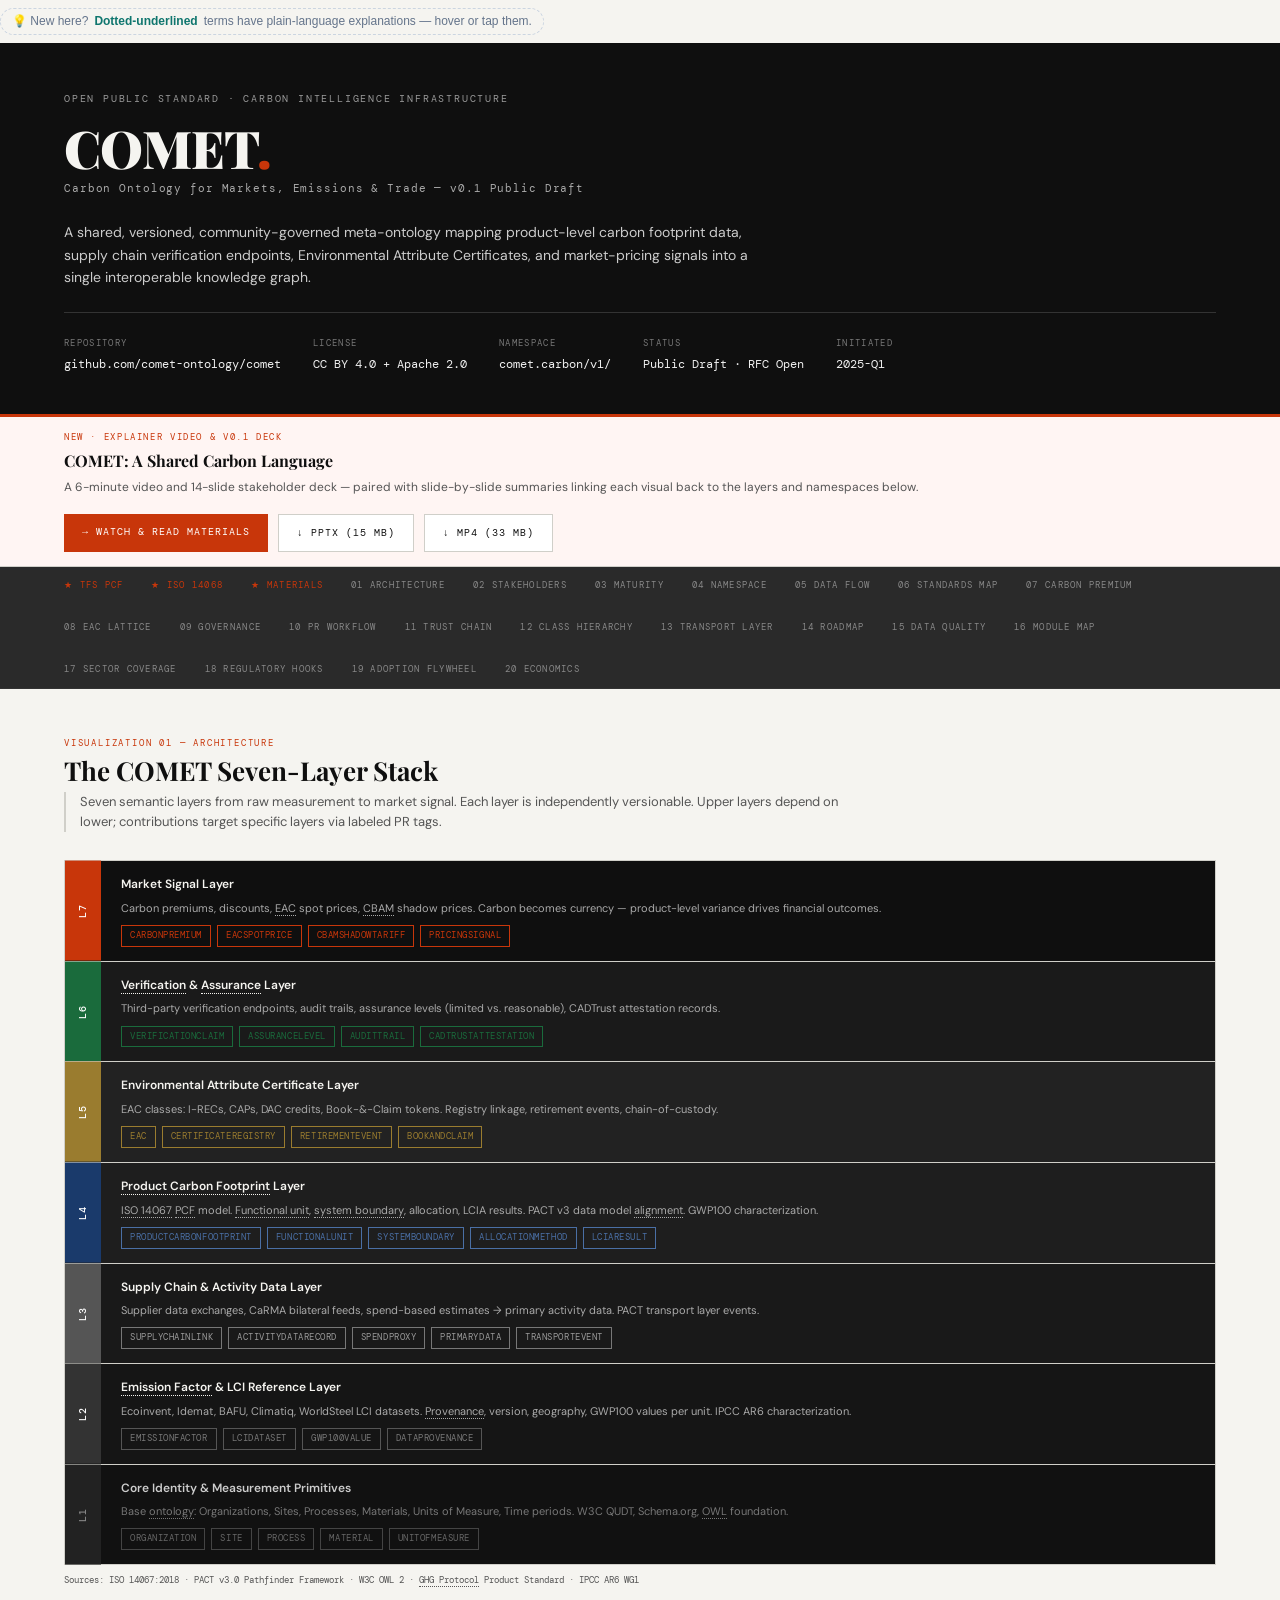
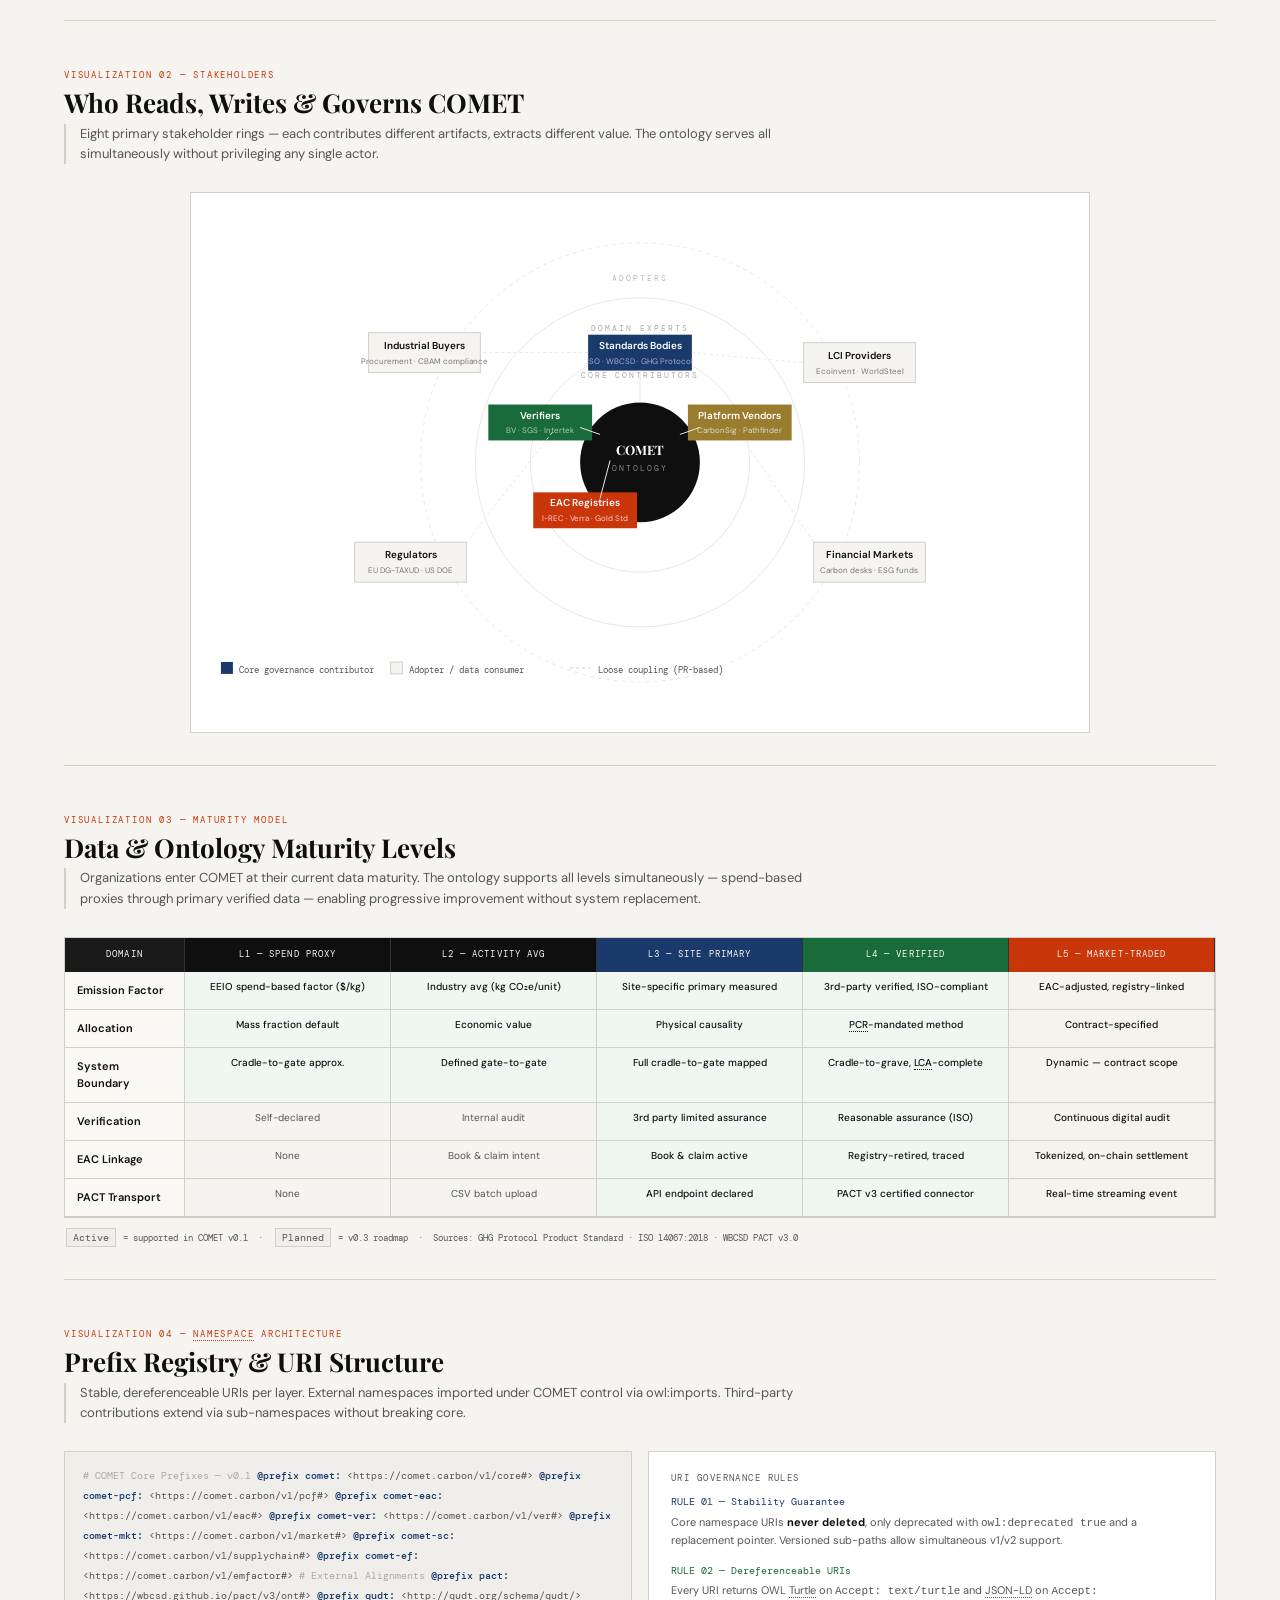
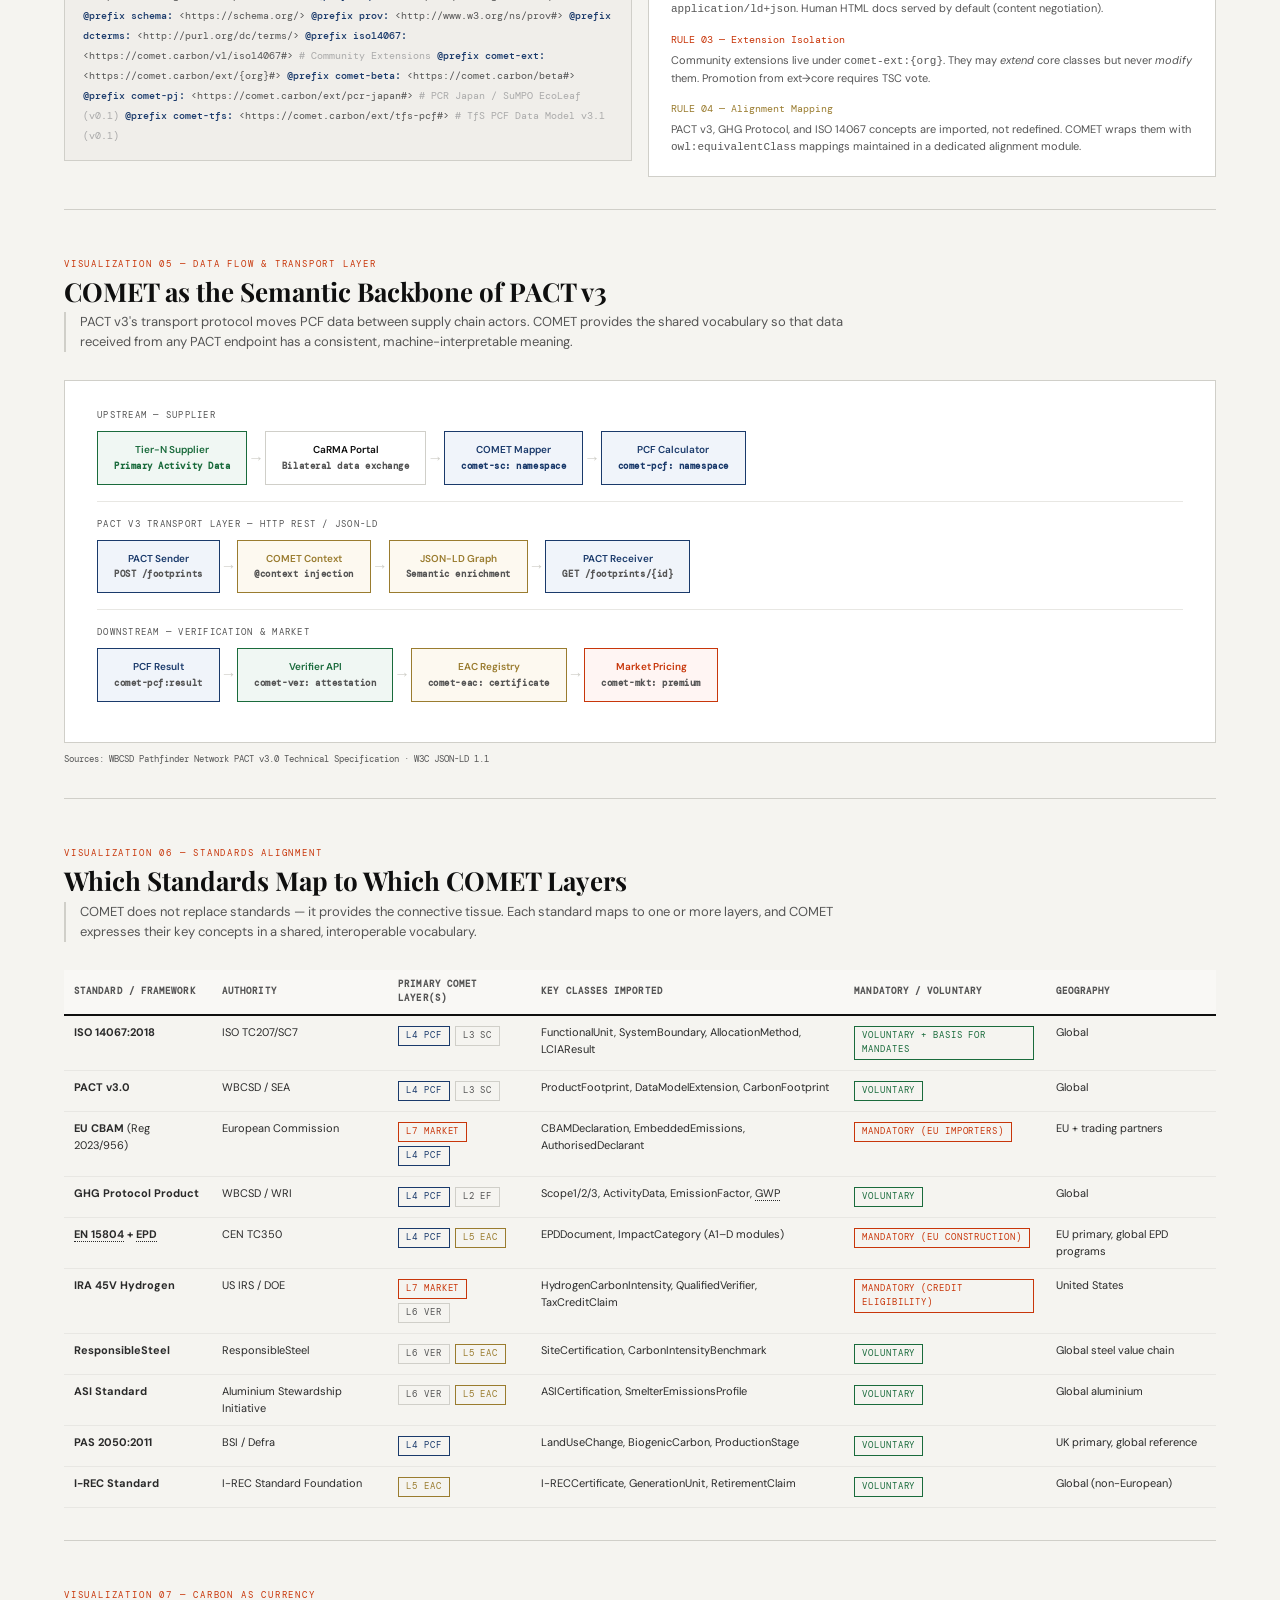
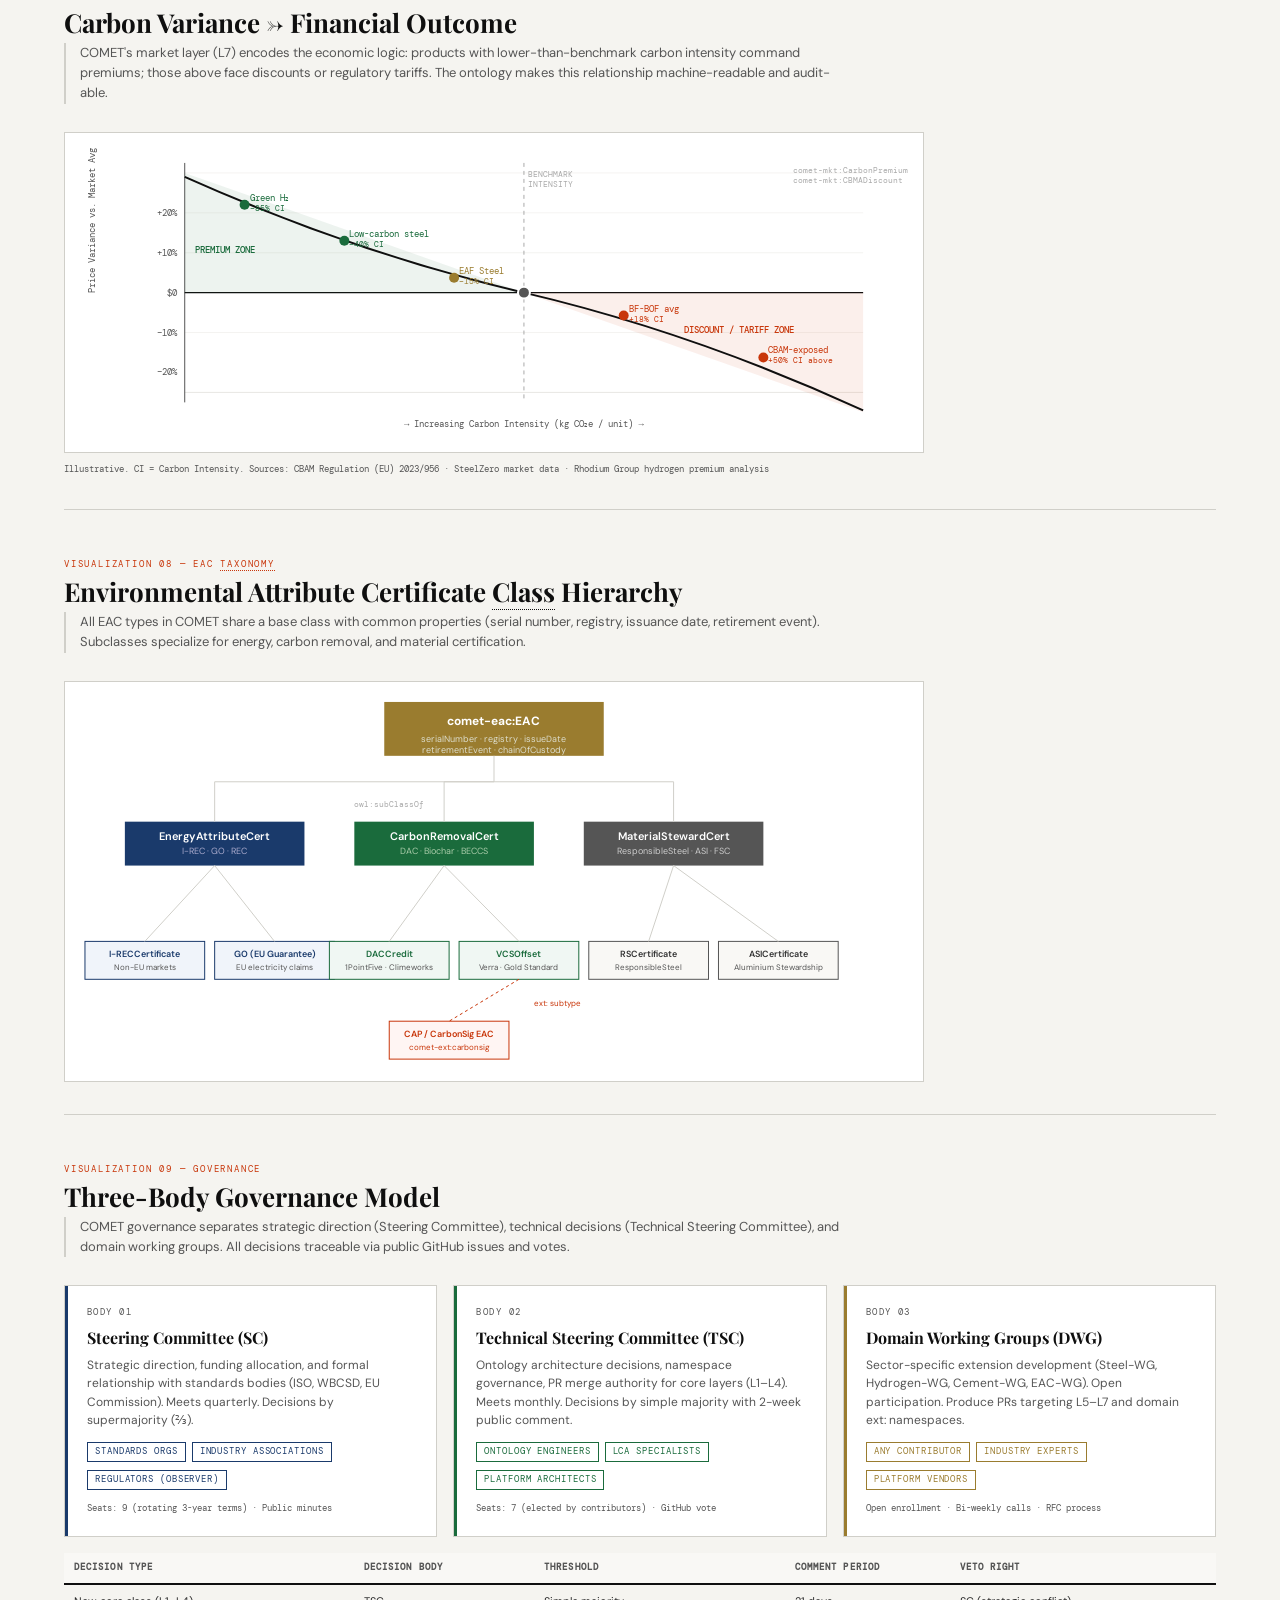
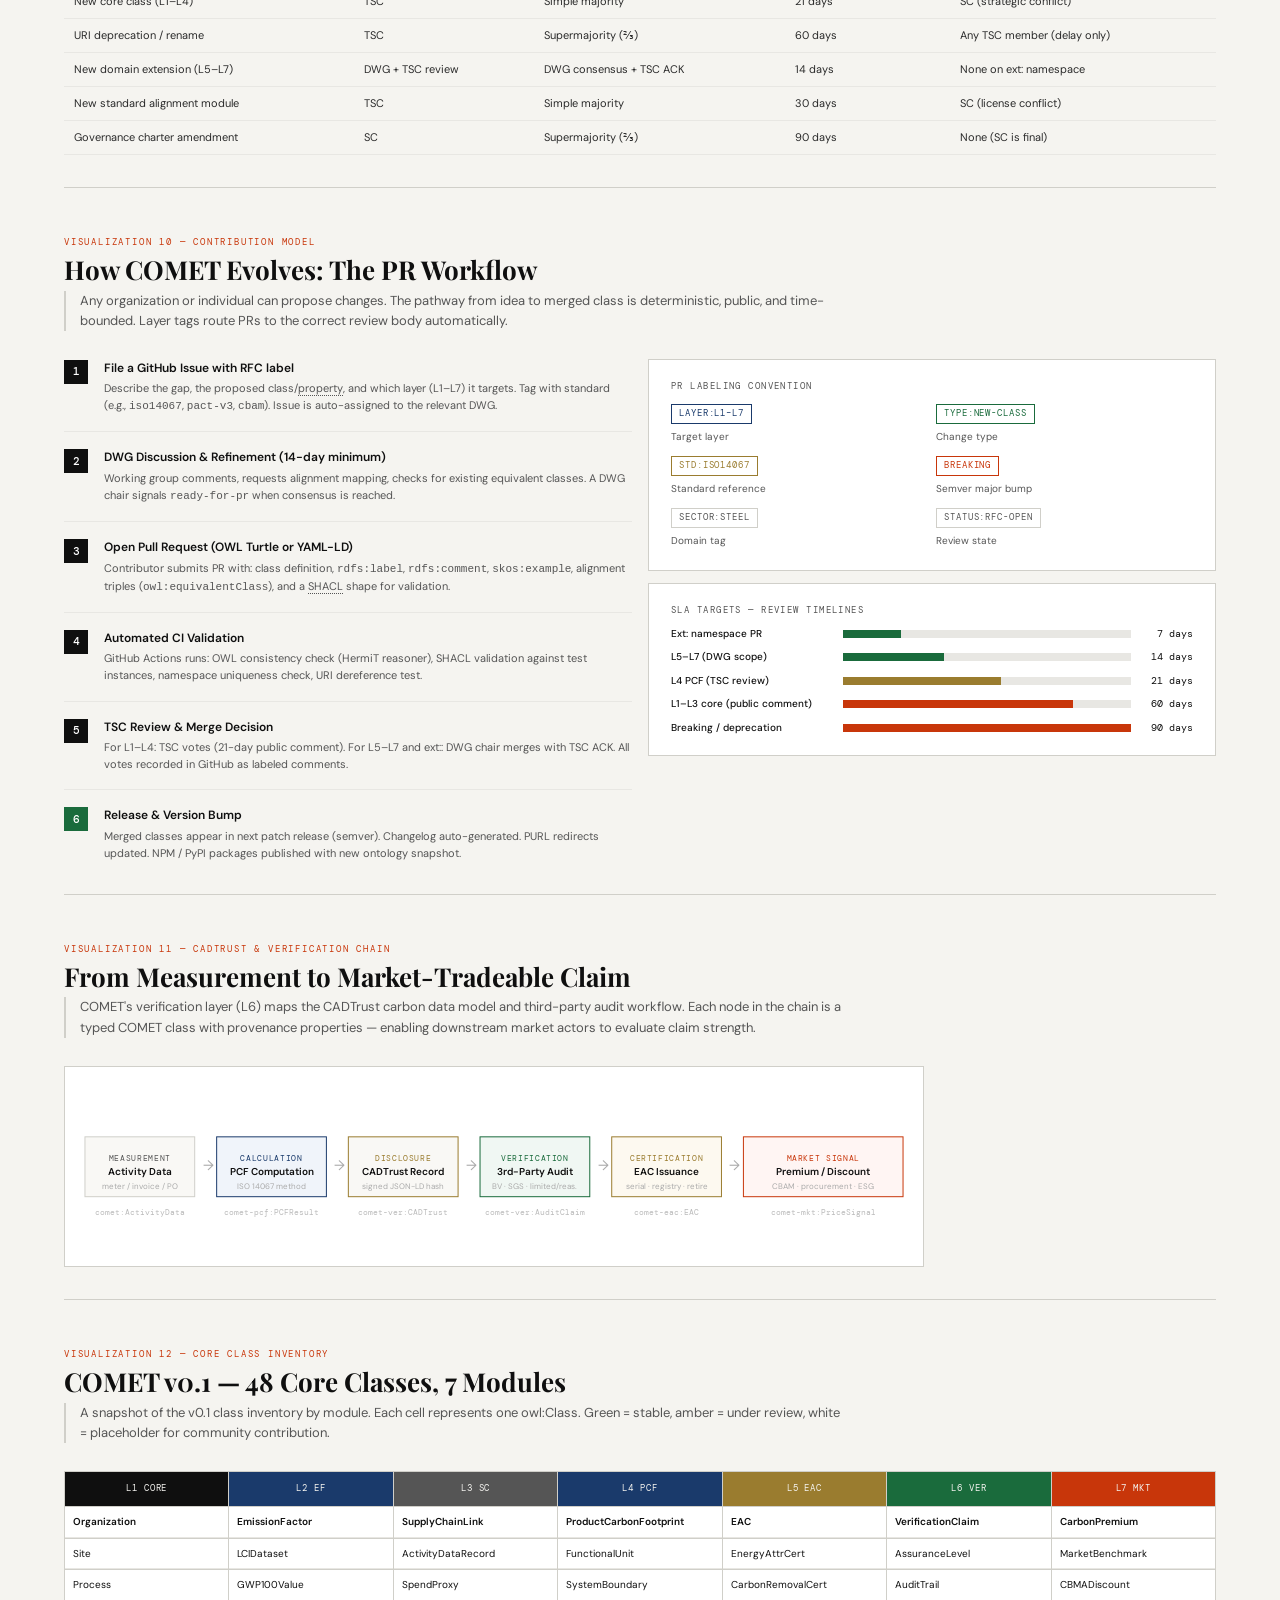
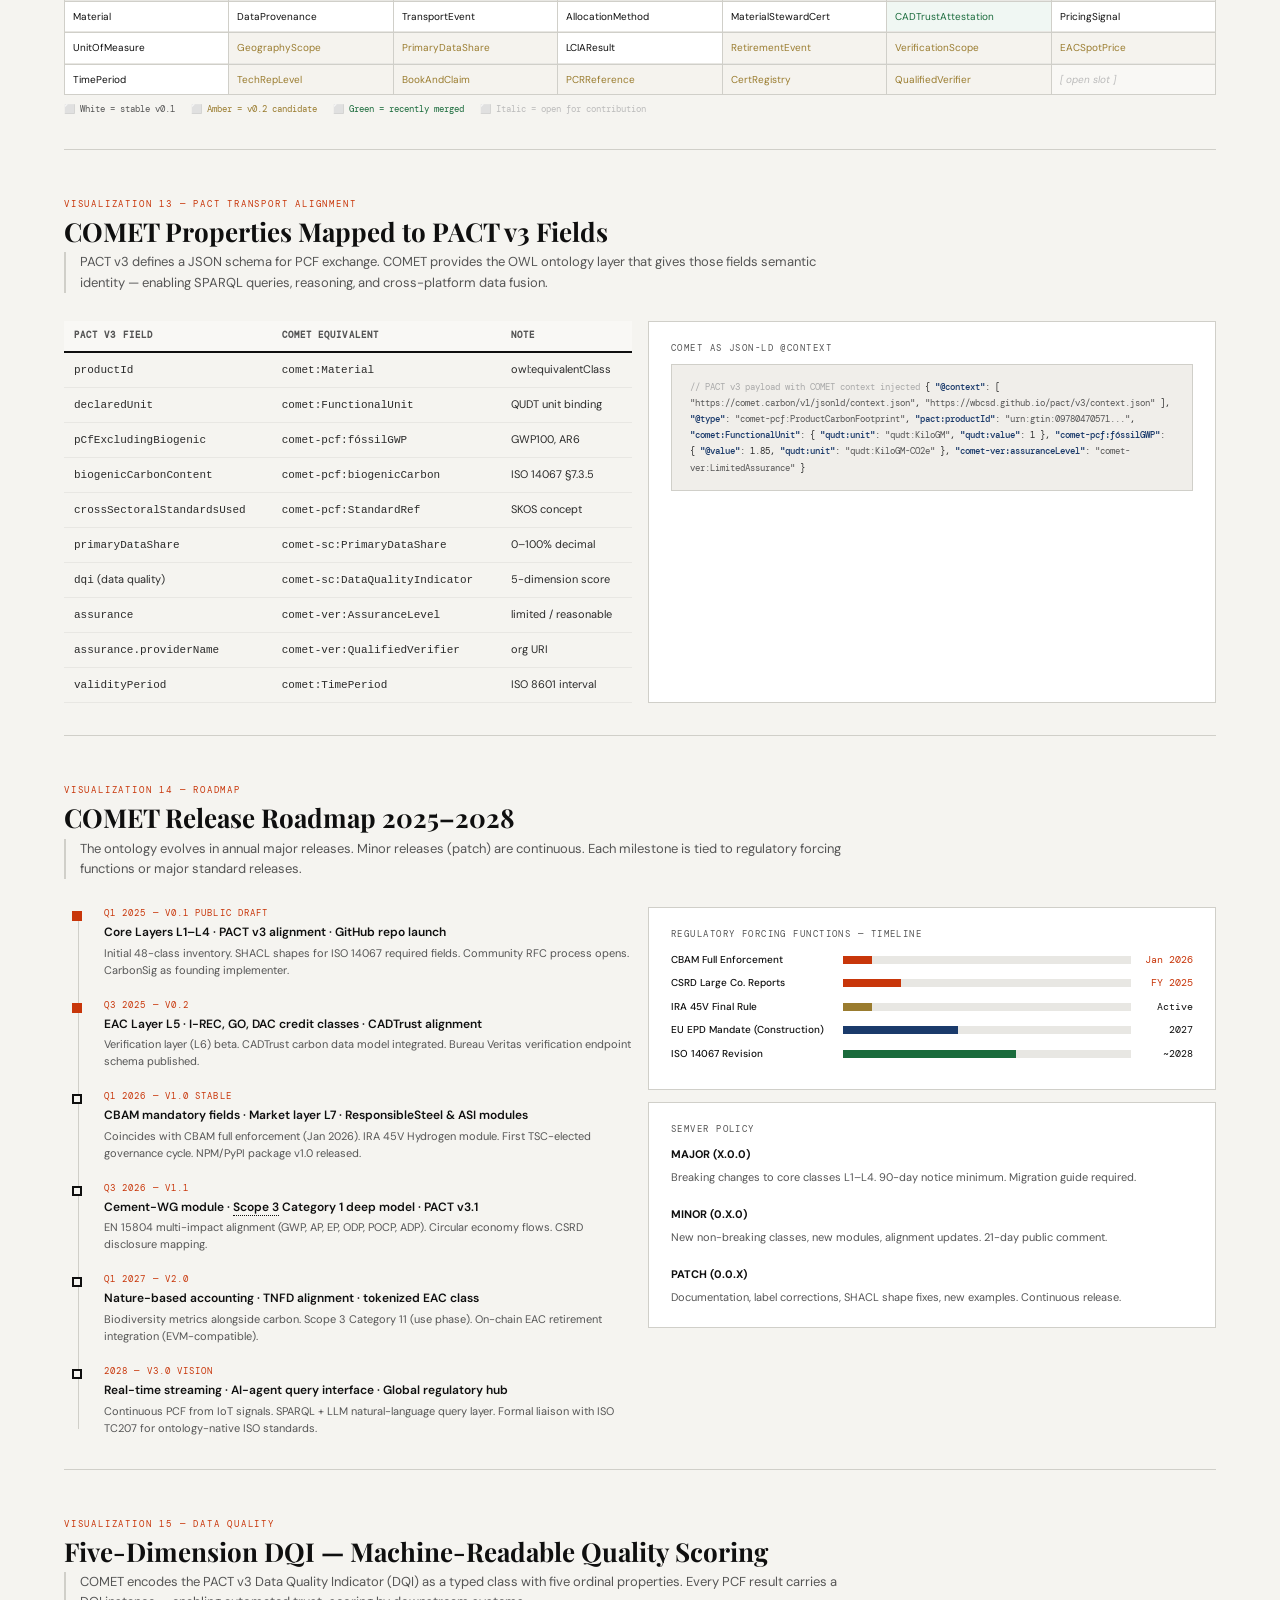
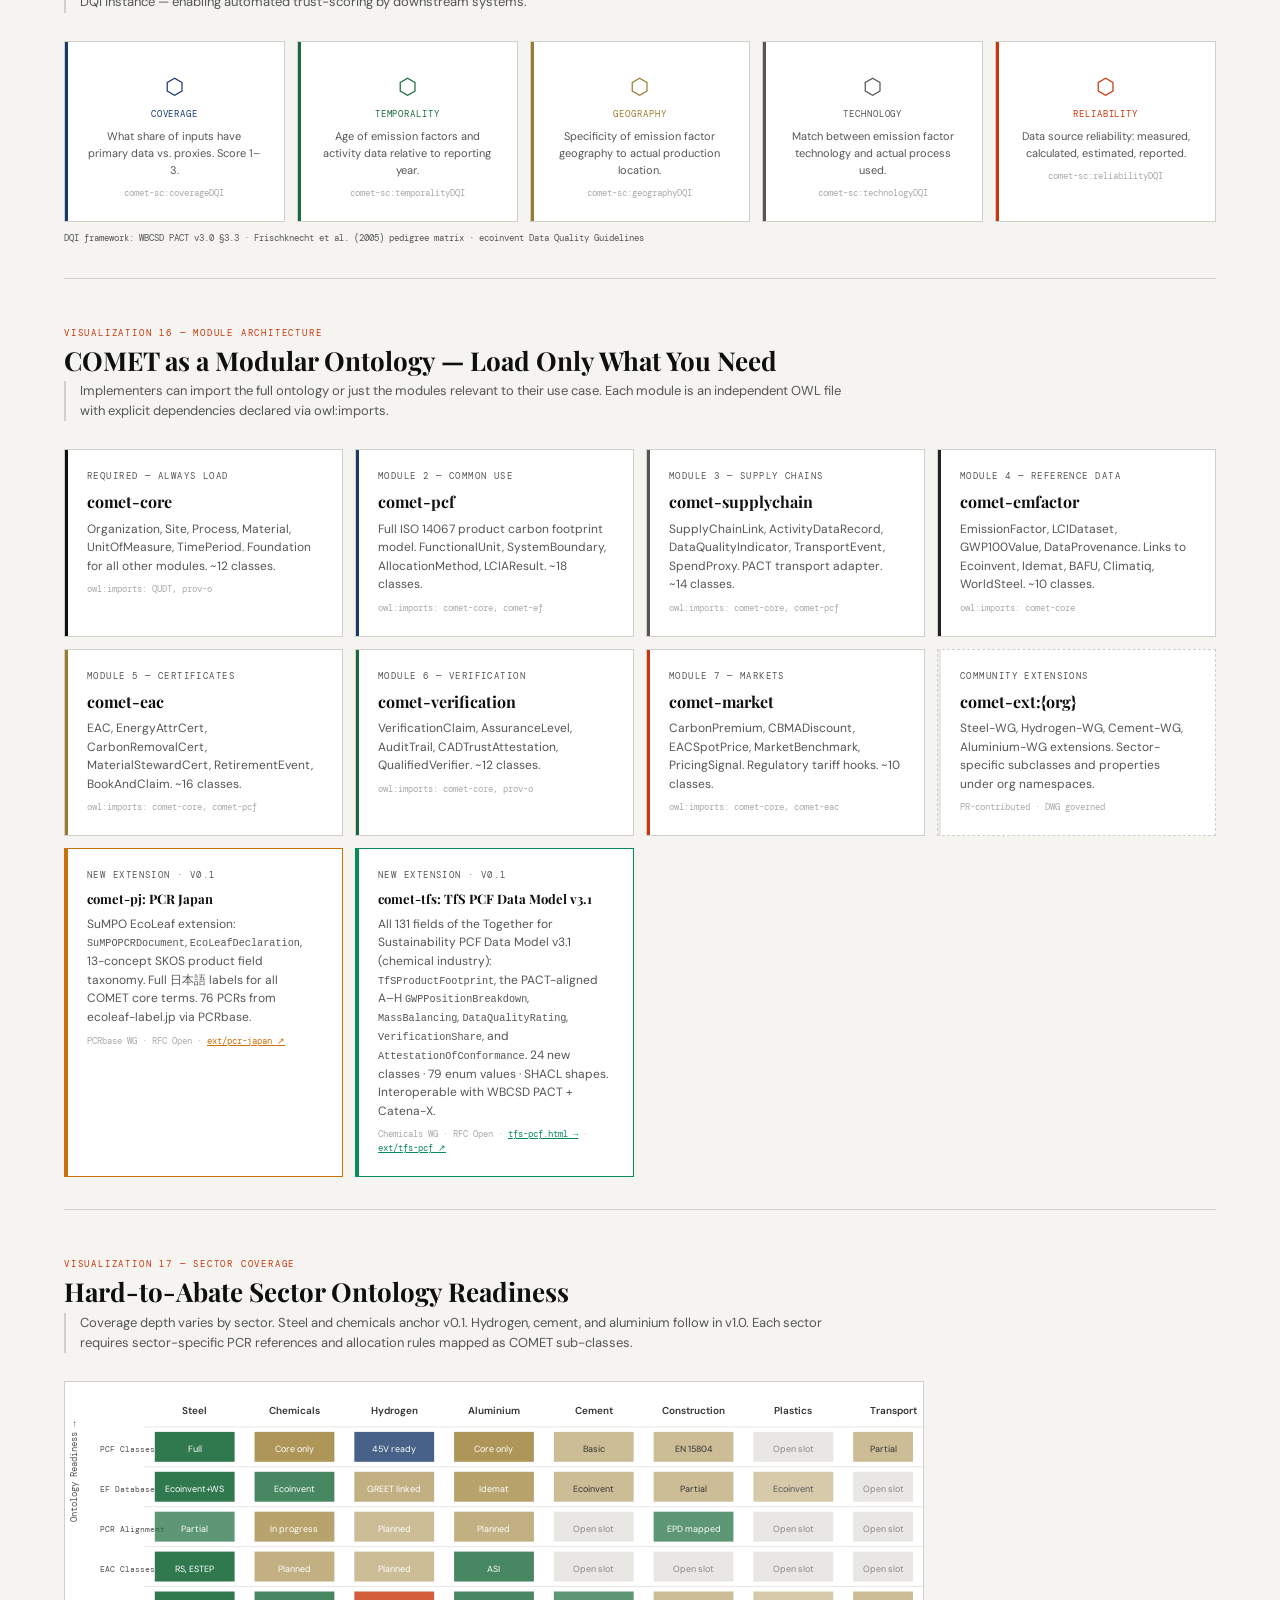
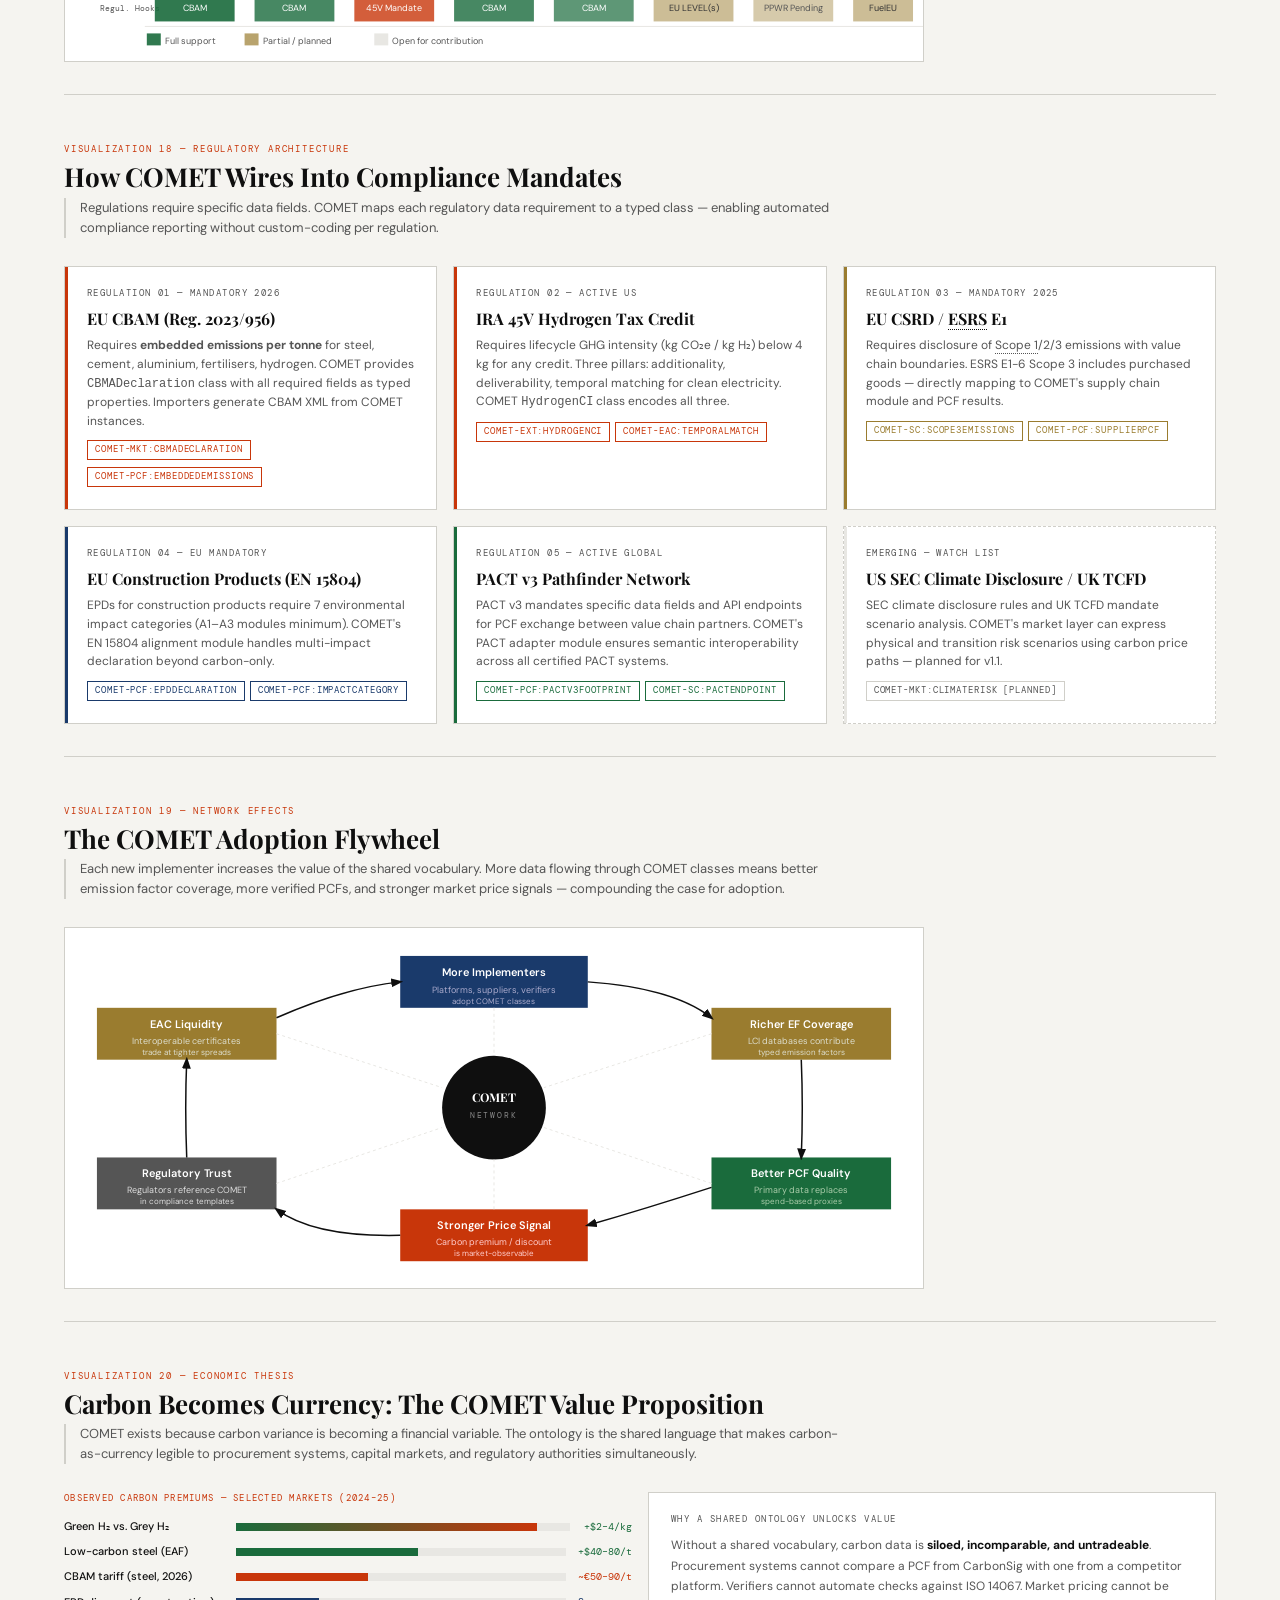
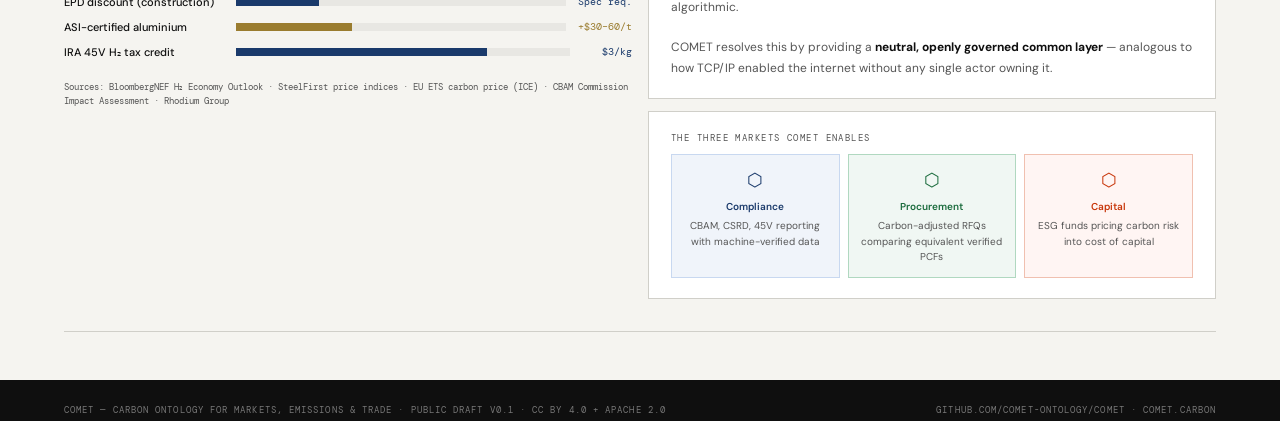
<file: docs/ontology.html>
<!DOCTYPE html>
<html lang="en">
<head>
<meta charset="UTF-8">
<meta name="viewport" content="width=device-width, initial-scale=1.0">
<title>COMET — Carbon Ontology for Markets, Emissions & Trade</title>
<style>
  @import url('https://fonts.googleapis.com/css2?family=DM+Mono:wght@300;400;500&family=Playfair+Display:wght@400;700;900&family=DM+Sans:wght@300;400;500;600&display=swap');

  :root {
    --ink: #0f0f0f;
    --ink-2: #2a2a2a;
    --ink-3: #555;
    --rule: #d0cfc9;
    --rule-light: #e8e7e3;
    --bg: #f5f4f0;
    --bg-card: #ffffff;
    --accent-r: #c8360a;
    --accent-g: #1a6b3c;
    --accent-b: #1a3a6b;
    --accent-gold: #9a7c2f;
    --accent-teal: #1a5f6b;
    --mono: 'DM Mono', monospace;
    --display: 'Playfair Display', serif;
    --body: 'DM Sans', sans-serif;
  }

  * { margin: 0; padding: 0; box-sizing: border-box; }

  body {
    background: var(--bg);
    color: var(--ink);
    font-family: var(--body);
    font-size: 13px;
    line-height: 1.55;
  }

  /* ── HEADER ── */
  .masthead {
    background: var(--ink);
    color: #f5f4f0;
    padding: 48px 64px 40px;
    border-bottom: 3px solid var(--accent-r);
  }
  .masthead-eyebrow {
    font-family: var(--mono);
    font-size: 10px;
    letter-spacing: 0.18em;
    color: #999;
    text-transform: uppercase;
    margin-bottom: 16px;
  }
  .masthead h1 {
    font-family: var(--display);
    font-size: 52px;
    font-weight: 900;
    letter-spacing: -0.02em;
    line-height: 1.0;
    margin-bottom: 6px;
  }
  .masthead h1 span { color: var(--accent-r); }
  .masthead-subtitle {
    font-family: var(--mono);
    font-size: 11px;
    color: #aaa;
    letter-spacing: 0.08em;
    margin-bottom: 24px;
  }
  .masthead-desc {
    font-size: 14px;
    color: #ccc;
    max-width: 700px;
    line-height: 1.6;
  }
  .masthead-meta {
    display: flex;
    gap: 32px;
    margin-top: 24px;
    padding-top: 24px;
    border-top: 1px solid #333;
  }
  .meta-item { display: flex; flex-direction: column; gap: 4px; }
  .meta-label { font-family: var(--mono); font-size: 9px; letter-spacing: 0.15em; color: #777; text-transform: uppercase; }
  .meta-val { font-family: var(--mono); font-size: 12px; color: #f0f0f0; }

  /* ── LAYOUT ── */
  .page { max-width: 1400px; margin: 0 auto; padding: 0 64px; }

  .section-block {
    padding: 48px 0 32px;
    border-bottom: 1px solid var(--rule);
  }

  .section-label {
    font-family: var(--mono);
    font-size: 9px;
    letter-spacing: 0.2em;
    text-transform: uppercase;
    color: var(--accent-r);
    margin-bottom: 6px;
  }
  .section-title {
    font-family: var(--display);
    font-size: 26px;
    font-weight: 700;
    color: var(--ink);
    margin-bottom: 6px;
    line-height: 1.1;
  }
  .section-bluf {
    font-size: 13px;
    color: var(--ink-3);
    max-width: 780px;
    margin-bottom: 28px;
    border-left: 2px solid var(--rule);
    padding-left: 14px;
  }

  /* ── GRID SYSTEMS ── */
  .grid-2 { display: grid; grid-template-columns: 1fr 1fr; gap: 16px; }
  .grid-3 { display: grid; grid-template-columns: 1fr 1fr 1fr; gap: 16px; }
  .grid-4 { display: grid; grid-template-columns: repeat(4, 1fr); gap: 12px; }
  .grid-5 { display: grid; grid-template-columns: repeat(5, 1fr); gap: 12px; }

  /* ── CARD ── */
  .card {
    background: var(--bg-card);
    border: 1px solid var(--rule);
    padding: 20px 22px;
    position: relative;
  }
  .card-label {
    font-family: var(--mono);
    font-size: 9px;
    letter-spacing: 0.16em;
    text-transform: uppercase;
    color: var(--ink-3);
    margin-bottom: 8px;
  }
  .card-title {
    font-family: var(--display);
    font-size: 16px;
    font-weight: 700;
    line-height: 1.2;
    margin-bottom: 8px;
    color: var(--ink);
  }
  .card-body { font-size: 12px; color: var(--ink-3); line-height: 1.55; }
  .card-accent { position: absolute; top: 0; left: 0; width: 3px; height: 100%; }

  .tag {
    display: inline-block;
    font-family: var(--mono);
    font-size: 9px;
    letter-spacing: 0.1em;
    text-transform: uppercase;
    padding: 2px 7px;
    border: 1px solid var(--rule);
    color: var(--ink-3);
    margin: 2px 2px 2px 0;
  }
  .tag.r { border-color: var(--accent-r); color: var(--accent-r); }
  .tag.g { border-color: var(--accent-g); color: var(--accent-g); }
  .tag.b { border-color: var(--accent-b); color: var(--accent-b); }
  .tag.gold { border-color: var(--accent-gold); color: var(--accent-gold); }

  /* ── VIZ 1: LAYERED ARCHITECTURE ── */
  .arch-stack { display: flex; flex-direction: column; gap: 0; }
  .arch-layer {
    display: flex;
    align-items: stretch;
    border: 1px solid var(--rule);
    margin-bottom: -1px;
    position: relative;
  }
  .arch-layer-num {
    font-family: var(--mono);
    font-size: 10px;
    color: #fff;
    writing-mode: vertical-rl;
    text-orientation: mixed;
    transform: rotate(180deg);
    padding: 16px 10px;
    letter-spacing: 0.1em;
    min-width: 36px;
    display: flex;
    align-items: center;
    justify-content: center;
    font-weight: 500;
  }
  .arch-layer-content { flex: 1; padding: 14px 20px; }
  .arch-layer-name {
    font-family: var(--body);
    font-weight: 600;
    font-size: 12px;
    margin-bottom: 6px;
    color: var(--ink);
  }
  .arch-layer-desc { font-size: 11px; color: var(--ink-3); }
  .arch-layer-nodes {
    display: flex;
    flex-wrap: wrap;
    gap: 6px;
    margin-top: 8px;
  }
  .arch-node {
    font-family: var(--mono);
    font-size: 9px;
    padding: 3px 8px;
    border: 1px solid;
    letter-spacing: 0.06em;
    text-transform: uppercase;
  }

  /* ── VIZ 2: STAKEHOLDER WHEEL (SVG) ── */
  .svg-container { width: 100%; display: flex; justify-content: center; }

  /* ── VIZ 3: MATURITY MODEL ── */
  .maturity-grid {
    display: grid;
    grid-template-columns: 120px repeat(5, 1fr);
    gap: 0;
    border: 1px solid var(--rule);
  }
  .mat-header {
    background: var(--ink);
    color: #f5f4f0;
    font-family: var(--mono);
    font-size: 9px;
    letter-spacing: 0.12em;
    text-transform: uppercase;
    padding: 10px 12px;
    text-align: center;
    border-right: 1px solid #333;
  }
  .mat-row-label {
    font-family: var(--body);
    font-size: 11px;
    font-weight: 600;
    padding: 10px 12px;
    border-right: 1px solid var(--rule);
    border-bottom: 1px solid var(--rule);
    background: #f9f8f5;
    display: flex;
    align-items: center;
  }
  .mat-cell {
    font-size: 10px;
    padding: 8px 10px;
    border-right: 1px solid var(--rule);
    border-bottom: 1px solid var(--rule);
    color: var(--ink-3);
    text-align: center;
    line-height: 1.4;
  }
  .mat-cell.filled {
    font-weight: 500;
    color: var(--ink);
    position: relative;
  }
  .mat-cell.active { background: #f0f7f3; }
  .mat-cell.planned { background: #f5f3ee; }

  /* ── VIZ 5: DATA FLOW ── */
  .flow-row {
    display: flex;
    align-items: center;
    gap: 0;
    margin-bottom: 12px;
  }
  .flow-node {
    background: var(--bg-card);
    border: 1px solid var(--rule);
    padding: 10px 16px;
    font-size: 11px;
    font-weight: 600;
    text-align: center;
    min-width: 110px;
    position: relative;
  }
  .flow-arrow {
    font-family: var(--mono);
    font-size: 16px;
    color: var(--rule);
    padding: 0 4px;
    flex-shrink: 0;
  }
  .flow-label {
    font-family: var(--mono);
    font-size: 9px;
    color: var(--ink-3);
    text-align: center;
    margin-top: 2px;
    letter-spacing: 0.06em;
  }

  /* ── VIZ 7: CARBON PREMIUM CURVE ── */
  .premium-chart { position: relative; height: 200px; }

  /* ── GOVERNANCE TABLE ── */
  table.gov-table {
    width: 100%;
    border-collapse: collapse;
    font-size: 11px;
  }
  table.gov-table th {
    font-family: var(--mono);
    font-size: 9px;
    letter-spacing: 0.12em;
    text-transform: uppercase;
    color: var(--ink-3);
    border-bottom: 2px solid var(--ink);
    padding: 8px 10px;
    text-align: left;
    background: #f9f8f5;
  }
  table.gov-table td {
    padding: 8px 10px;
    border-bottom: 1px solid var(--rule-light);
    color: var(--ink-2);
    vertical-align: top;
  }
  table.gov-table tr:hover td { background: #faf9f6; }

  /* ── TIMELINE ── */
  .timeline { position: relative; padding-left: 40px; }
  .timeline::before {
    content: '';
    position: absolute;
    left: 14px;
    top: 8px;
    bottom: 8px;
    width: 1px;
    background: var(--rule);
  }
  .tl-item { position: relative; margin-bottom: 20px; }
  .tl-dot {
    position: absolute;
    left: -32px;
    top: 4px;
    width: 10px;
    height: 10px;
    border: 2px solid var(--ink);
    background: var(--bg);
  }
  .tl-dot.active { background: var(--accent-r); border-color: var(--accent-r); }
  .tl-date {
    font-family: var(--mono);
    font-size: 9px;
    letter-spacing: 0.12em;
    color: var(--accent-r);
    text-transform: uppercase;
    margin-bottom: 2px;
  }
  .tl-title { font-weight: 600; font-size: 12px; margin-bottom: 3px; }
  .tl-desc { font-size: 11px; color: var(--ink-3); }

  /* ── NAMESPACE BOX ── */
  .ns-box {
    font-family: var(--mono);
    font-size: 10px;
    background: #f0eeea;
    border: 1px solid var(--rule);
    padding: 14px 18px;
    line-height: 2;
    color: var(--ink-2);
  }
  .ns-prefix { color: var(--accent-b); font-weight: 500; }
  .ns-uri { color: var(--ink-3); }
  .ns-comment { color: #aaa; }

  /* ── PR WORKFLOW ── */
  .pr-stage {
    display: flex;
    align-items: flex-start;
    gap: 16px;
    margin-bottom: 16px;
    padding-bottom: 16px;
    border-bottom: 1px solid var(--rule-light);
  }
  .pr-num {
    font-family: var(--mono);
    font-size: 11px;
    font-weight: 500;
    min-width: 24px;
    height: 24px;
    background: var(--ink);
    color: #fff;
    display: flex;
    align-items: center;
    justify-content: center;
    flex-shrink: 0;
    margin-top: 1px;
  }
  .pr-content h4 { font-size: 12px; font-weight: 600; margin-bottom: 3px; }
  .pr-content p { font-size: 11px; color: var(--ink-3); }

  /* ── ECONOMIC SIGNALS ── */
  .signal-bar { display: flex; align-items: center; gap: 12px; margin-bottom: 8px; }
  .signal-label { font-size: 11px; font-weight: 500; min-width: 160px; }
  .signal-track { flex: 1; height: 8px; background: var(--rule-light); position: relative; }
  .signal-fill { position: absolute; left: 0; top: 0; height: 100%; }
  .signal-val { font-family: var(--mono); font-size: 10px; min-width: 50px; text-align: right; }

  /* footer */
  footer {
    background: var(--ink);
    color: #777;
    font-family: var(--mono);
    font-size: 9px;
    letter-spacing: 0.12em;
    text-transform: uppercase;
    padding: 24px 64px;
    display: flex;
    justify-content: space-between;
    align-items: center;
    margin-top: 48px;
  }
  footer a { color: #aaa; text-decoration: none; }

  /* nav */
  .toc-nav {
    background: var(--ink-2);
    padding: 12px 64px;
    display: flex;
    gap: 28px;
    flex-wrap: wrap;
    border-bottom: 1px solid #333;
    position: sticky;
    top: 0;
    z-index: 100;
  }
  .toc-link {
    font-family: var(--mono);
    font-size: 9px;
    letter-spacing: 0.14em;
    text-transform: uppercase;
    color: #888;
    text-decoration: none;
    transition: color 0.2s;
  }
  .toc-link:hover { color: #f5f4f0; }

  .divider {
    border: none;
    border-top: 1px solid var(--rule);
    margin: 0;
  }

  .rule-thick {
    border: none;
    border-top: 3px solid var(--ink);
    margin: 0 0 24px 0;
  }

  .inline-stat {
    display: inline-block;
    font-family: var(--mono);
    font-size: 10px;
    padding: 1px 6px;
    background: #f0eeea;
    border: 1px solid var(--rule);
    margin: 0 2px;
  }
</style>
  <link rel="stylesheet" href="assets/glossary-tooltips.css">
  <script defer src="assets/glossary-tooltips.js"></script>
</head>
<body>

<!-- MASTHEAD -->
<header class="masthead">
  <div class="masthead-eyebrow">Open Public Standard · Carbon Intelligence Infrastructure</div>
  <h1>COMET<span>.</span></h1>
  <div class="masthead-subtitle">Carbon Ontology for Markets, Emissions &amp; Trade — v0.1 Public Draft</div>
  <p class="masthead-desc">A shared, versioned, community-governed meta-ontology mapping product-level carbon footprint data, supply chain verification endpoints, Environmental Attribute Certificates, and market-pricing signals into a single interoperable knowledge graph.</p>
  <div class="masthead-meta">
    <div class="meta-item"><span class="meta-label">Repository</span><span class="meta-val">github.com/comet-ontology/comet</span></div>
    <div class="meta-item"><span class="meta-label">License</span><span class="meta-val">CC BY 4.0 + Apache 2.0</span></div>
    <div class="meta-item"><span class="meta-label">Namespace</span><span class="meta-val">comet.carbon/v1/</span></div>
    <div class="meta-item"><span class="meta-label">Status</span><span class="meta-val">Public Draft · RFC Open</span></div>
    <div class="meta-item"><span class="meta-label">Initiated</span><span class="meta-val">2025-Q1</span></div>
  </div>
</header>

<!-- MATERIALS BANNER -->
<aside style="background:#fff5f3;border-bottom:1px solid var(--rule);padding:14px 64px;display:flex;flex-wrap:wrap;align-items:center;gap:18px;justify-content:space-between;">
  <div style="display:flex;flex-direction:column;gap:4px;min-width:260px;">
    <span style="font-family:var(--mono);font-size:9px;letter-spacing:0.18em;text-transform:uppercase;color:var(--accent-r);">New · Explainer Video &amp; v0.1 Deck</span>
    <span style="font-family:var(--display);font-size:16px;font-weight:700;color:var(--ink);">COMET: A Shared Carbon Language</span>
    <span style="font-size:12px;color:var(--ink-3);">A 6-minute video and 14-slide stakeholder deck — paired with slide-by-slide summaries linking each visual back to the layers and namespaces below.</span>
  </div>
  <div style="display:flex;gap:10px;flex-wrap:wrap;">
    <a href="materials.html" style="display:inline-block;background:var(--accent-r);color:#fff;font-family:var(--mono);font-size:10px;letter-spacing:0.1em;text-transform:uppercase;padding:10px 18px;text-decoration:none;">→ Watch &amp; read materials</a>
    <a href="COMET_Carbon_Protocol.pptx" download style="display:inline-block;background:#fff;color:var(--ink);border:1px solid var(--rule);font-family:var(--mono);font-size:10px;letter-spacing:0.1em;text-transform:uppercase;padding:10px 18px;text-decoration:none;">↓ PPTX (15 MB)</a>
    <a href="COMET_Shared_Carbon_Language.mp4" download style="display:inline-block;background:#fff;color:var(--ink);border:1px solid var(--rule);font-family:var(--mono);font-size:10px;letter-spacing:0.1em;text-transform:uppercase;padding:10px 18px;text-decoration:none;">↓ MP4 (33 MB)</a>
  </div>
</aside>

<!-- NAV -->
<nav class="toc-nav">
  <a class="toc-link" href="tfs-pcf.html" style="color:var(--accent-r);">★ TfS PCF</a>
  <a class="toc-link" href="iso14068.html" style="color:var(--accent-r);">★ ISO 14068</a>
  <a class="toc-link" href="materials.html" style="color:var(--accent-r);">★ Materials</a>
  <a class="toc-link" href="#v1">01 Architecture</a>
  <a class="toc-link" href="#v2">02 Stakeholders</a>
  <a class="toc-link" href="#v3">03 Maturity</a>
  <a class="toc-link" href="#v4">04 Namespace</a>
  <a class="toc-link" href="#v5">05 Data Flow</a>
  <a class="toc-link" href="#v6">06 Standards Map</a>
  <a class="toc-link" href="#v7">07 Carbon Premium</a>
  <a class="toc-link" href="#v8">08 EAC Lattice</a>
  <a class="toc-link" href="#v9">09 Governance</a>
  <a class="toc-link" href="#v10">10 PR Workflow</a>
  <a class="toc-link" href="#v11">11 Trust Chain</a>
  <a class="toc-link" href="#v12">12 Class Hierarchy</a>
  <a class="toc-link" href="#v13">13 Transport Layer</a>
  <a class="toc-link" href="#v14">14 Roadmap</a>
  <a class="toc-link" href="#v15">15 Data Quality</a>
  <a class="toc-link" href="#v16">16 Module Map</a>
  <a class="toc-link" href="#v17">17 Sector Coverage</a>
  <a class="toc-link" href="#v18">18 Regulatory Hooks</a>
  <a class="toc-link" href="#v19">19 Adoption Flywheel</a>
  <a class="toc-link" href="#v20">20 Economics</a>
</nav>

<div class="page">

<!-- ══════════════════════════════════════════════════════
     VIZ 01 — LAYERED ARCHITECTURE
══════════════════════════════════════════════════════ -->
<section class="section-block" id="v1">
  <div class="section-label">Visualization 01 — Architecture</div>
  <div class="section-title">The COMET Seven-Layer Stack</div>
  <div class="section-bluf">Seven semantic layers from raw measurement to market signal. Each layer is independently versionable. Upper layers depend on lower; contributions target specific layers via labeled PR tags.</div>

  <div class="arch-stack">

    <div class="arch-layer" style="background:#0f0f0f;">
      <div class="arch-layer-num" style="background:#c8360a; color:#fff;">L7</div>
      <div class="arch-layer-content">
        <div class="arch-layer-name" style="color:#f5f4f0;">Market Signal Layer</div>
        <div class="arch-layer-desc" style="color:#aaa;">Carbon premiums, discounts, EAC spot prices, CBAM shadow prices. Carbon becomes currency — product-level variance drives financial outcomes.</div>
        <div class="arch-layer-nodes">
          <span class="arch-node" style="border-color:#c8360a;color:#c8360a;">CarbonPremium</span>
          <span class="arch-node" style="border-color:#c8360a;color:#c8360a;">EACSpotPrice</span>
          <span class="arch-node" style="border-color:#c8360a;color:#c8360a;">CBAMShadowTariff</span>
          <span class="arch-node" style="border-color:#c8360a;color:#c8360a;">PricingSignal</span>
        </div>
      </div>
    </div>

    <div class="arch-layer" style="background:#1a1a1a;">
      <div class="arch-layer-num" style="background:#1a6b3c; color:#fff;">L6</div>
      <div class="arch-layer-content">
        <div class="arch-layer-name" style="color:#f5f4f0;">Verification &amp; Assurance Layer</div>
        <div class="arch-layer-desc" style="color:#aaa;">Third-party verification endpoints, audit trails, assurance levels (limited vs. reasonable), CADTrust attestation records.</div>
        <div class="arch-layer-nodes">
          <span class="arch-node" style="border-color:#1a6b3c;color:#1a6b3c;">VerificationClaim</span>
          <span class="arch-node" style="border-color:#1a6b3c;color:#1a6b3c;">AssuranceLevel</span>
          <span class="arch-node" style="border-color:#1a6b3c;color:#1a6b3c;">AuditTrail</span>
          <span class="arch-node" style="border-color:#1a6b3c;color:#1a6b3c;">CADTrustAttestation</span>
        </div>
      </div>
    </div>

    <div class="arch-layer" style="background:#222;">
      <div class="arch-layer-num" style="background:#9a7c2f; color:#fff;">L5</div>
      <div class="arch-layer-content">
        <div class="arch-layer-name" style="color:#f5f4f0;">Environmental Attribute Certificate Layer</div>
        <div class="arch-layer-desc" style="color:#aaa;">EAC classes: I-RECs, CAPs, DAC credits, Book-&amp;-Claim tokens. Registry linkage, retirement events, chain-of-custody.</div>
        <div class="arch-layer-nodes">
          <span class="arch-node" style="border-color:#9a7c2f;color:#9a7c2f;">EAC</span>
          <span class="arch-node" style="border-color:#9a7c2f;color:#9a7c2f;">CertificateRegistry</span>
          <span class="arch-node" style="border-color:#9a7c2f;color:#9a7c2f;">RetirementEvent</span>
          <span class="arch-node" style="border-color:#9a7c2f;color:#9a7c2f;">BookAndClaim</span>
        </div>
      </div>
    </div>

    <div class="arch-layer" style="background:#1e1e1e;">
      <div class="arch-layer-num" style="background:#1a3a6b; color:#fff;">L4</div>
      <div class="arch-layer-content">
        <div class="arch-layer-name" style="color:#f5f4f0;">Product Carbon Footprint Layer</div>
        <div class="arch-layer-desc" style="color:#aaa;">ISO 14067 PCF model. Functional unit, system boundary, allocation, LCIA results. PACT v3 data model alignment. GWP100 characterization.</div>
        <div class="arch-layer-nodes">
          <span class="arch-node" style="border-color:#4a6fa5;color:#4a6fa5;">ProductCarbonFootprint</span>
          <span class="arch-node" style="border-color:#4a6fa5;color:#4a6fa5;">FunctionalUnit</span>
          <span class="arch-node" style="border-color:#4a6fa5;color:#4a6fa5;">SystemBoundary</span>
          <span class="arch-node" style="border-color:#4a6fa5;color:#4a6fa5;">AllocationMethod</span>
          <span class="arch-node" style="border-color:#4a6fa5;color:#4a6fa5;">LCIAResult</span>
        </div>
      </div>
    </div>

    <div class="arch-layer" style="background:#191919;">
      <div class="arch-layer-num" style="background:#555; color:#fff;">L3</div>
      <div class="arch-layer-content">
        <div class="arch-layer-name" style="color:#f5f4f0;">Supply Chain &amp; Activity Data Layer</div>
        <div class="arch-layer-desc" style="color:#aaa;">Supplier data exchanges, CaRMA bilateral feeds, spend-based estimates → primary activity data. PACT transport layer events.</div>
        <div class="arch-layer-nodes">
          <span class="arch-node" style="border-color:#777;color:#999;">SupplyChainLink</span>
          <span class="arch-node" style="border-color:#777;color:#999;">ActivityDataRecord</span>
          <span class="arch-node" style="border-color:#777;color:#999;">SpendProxy</span>
          <span class="arch-node" style="border-color:#777;color:#999;">PrimaryData</span>
          <span class="arch-node" style="border-color:#777;color:#999;">TransportEvent</span>
        </div>
      </div>
    </div>

    <div class="arch-layer" style="background:#151515;">
      <div class="arch-layer-num" style="background:#333; color:#fff;">L2</div>
      <div class="arch-layer-content">
        <div class="arch-layer-name" style="color:#f5f4f0;">Emission Factor &amp; LCI Reference Layer</div>
        <div class="arch-layer-desc" style="color:#aaa;">Ecoinvent, Idemat, BAFU, Climatiq, WorldSteel LCI datasets. Provenance, version, geography, GWP100 values per unit. IPCC AR6 characterization.</div>
        <div class="arch-layer-nodes">
          <span class="arch-node" style="border-color:#555;color:#777;">EmissionFactor</span>
          <span class="arch-node" style="border-color:#555;color:#777;">LCIDataset</span>
          <span class="arch-node" style="border-color:#555;color:#777;">GWP100Value</span>
          <span class="arch-node" style="border-color:#555;color:#777;">DataProvenance</span>
        </div>
      </div>
    </div>

    <div class="arch-layer" style="background:#111;">
      <div class="arch-layer-num" style="background:#222; color:#888;">L1</div>
      <div class="arch-layer-content">
        <div class="arch-layer-name" style="color:#ccc;">Core Identity &amp; Measurement Primitives</div>
        <div class="arch-layer-desc" style="color:#777;">Base ontology: Organizations, Sites, Processes, Materials, Units of Measure, Time periods. W3C QUDT, Schema.org, OWL foundation.</div>
        <div class="arch-layer-nodes">
          <span class="arch-node" style="border-color:#444;color:#666;">Organization</span>
          <span class="arch-node" style="border-color:#444;color:#666;">Site</span>
          <span class="arch-node" style="border-color:#444;color:#666;">Process</span>
          <span class="arch-node" style="border-color:#444;color:#666;">Material</span>
          <span class="arch-node" style="border-color:#444;color:#666;">UnitOfMeasure</span>
        </div>
      </div>
    </div>

  </div>
  <p style="font-family:var(--mono);font-size:9px;color:var(--ink-3);margin-top:10px;">Sources: ISO 14067:2018 · PACT v3.0 Pathfinder Framework · W3C OWL 2 · GHG Protocol Product Standard · IPCC AR6 WG1</p>
</section>


<!-- ══════════════════════════════════════════════════════
     VIZ 02 — STAKEHOLDER MAP (SVG)
══════════════════════════════════════════════════════ -->
<section class="section-block" id="v2">
  <div class="section-label">Visualization 02 — Stakeholders</div>
  <div class="section-title">Who Reads, Writes &amp; Governs COMET</div>
  <div class="section-bluf">Eight primary stakeholder rings — each contributes different artifacts, extracts different value. The ontology serves all simultaneously without privileging any single actor.</div>

  <svg viewBox="0 0 900 540" style="width:100%;max-width:900px;display:block;margin:0 auto;background:#fff;border:1px solid var(--rule);" font-family="'DM Sans', sans-serif">
    <!-- Background -->
    <rect width="900" height="540" fill="#ffffff"/>

    <!-- Concentric rings -->
    <circle cx="450" cy="270" r="60" fill="#0f0f0f" stroke="none"/>
    <circle cx="450" cy="270" r="110" fill="none" stroke="#e8e7e3" stroke-width="1"/>
    <circle cx="450" cy="270" r="165" fill="none" stroke="#e8e7e3" stroke-width="1"/>
    <circle cx="450" cy="270" r="220" fill="none" stroke="#e8e7e3" stroke-width="1" stroke-dasharray="4,4"/>

    <!-- Center -->
    <text x="450" y="263" text-anchor="middle" fill="white" font-size="13" font-weight="700" font-family="'Playfair Display', serif">COMET</text>
    <text x="450" y="279" text-anchor="middle" fill="#888" font-size="8" letter-spacing="2" font-family="'DM Mono', monospace" text-transform="uppercase">ONTOLOGY</text>

    <!-- Ring labels -->
    <text x="450" y="185" text-anchor="middle" fill="#aaa" font-size="8" letter-spacing="2" font-family="'DM Mono', monospace">CORE CONTRIBUTORS</text>
    <text x="450" y="138" text-anchor="middle" fill="#aaa" font-size="8" letter-spacing="2" font-family="'DM Mono', monospace">DOMAIN EXPERTS</text>
    <text x="450" y="88" text-anchor="middle" fill="#bbb" font-size="8" letter-spacing="2" font-family="'DM Mono', monospace">ADOPTERS</text>

    <!-- Stakeholder nodes — Inner ring (Core Contributors) -->
    <!-- Standards Bodies -->
    <g transform="translate(450,160)">
      <rect x="-52" y="-18" width="104" height="36" fill="#1a3a6b" rx="0"/>
      <text x="0" y="-4" text-anchor="middle" fill="white" font-size="10" font-weight="600">Standards Bodies</text>
      <text x="0" y="11" text-anchor="middle" fill="#aac" font-size="8">ISO · WBCSD · GHG Protocol</text>
    </g>

    <!-- Verifiers -->
    <g transform="translate(350,230)">
      <rect x="-52" y="-18" width="104" height="36" fill="#1a6b3c" rx="0"/>
      <text x="0" y="-4" text-anchor="middle" fill="white" font-size="10" font-weight="600">Verifiers</text>
      <text x="0" y="11" text-anchor="middle" fill="#aca" font-size="8">BV · SGS · Intertek</text>
    </g>

    <!-- Platform Vendors -->
    <g transform="translate(550,230)">
      <rect x="-52" y="-18" width="104" height="36" fill="#9a7c2f" rx="0"/>
      <text x="0" y="-4" text-anchor="middle" fill="white" font-size="10" font-weight="600">Platform Vendors</text>
      <text x="0" y="11" text-anchor="middle" fill="#ddc" font-size="8">CarbonSig · Pathfinder</text>
    </g>

    <!-- EAC Registries -->
    <g transform="translate(395,318)">
      <rect x="-52" y="-18" width="104" height="36" fill="#c8360a" rx="0"/>
      <text x="0" y="-4" text-anchor="middle" fill="white" font-size="10" font-weight="600">EAC Registries</text>
      <text x="0" y="11" text-anchor="middle" fill="#fcc" font-size="8">I-REC · Verra · Gold Std</text>
    </g>

    <!-- Outer ring stakeholders -->
    <!-- Industrial Buyers -->
    <g transform="translate(234,160)">
      <rect x="-56" y="-20" width="112" height="40" fill="#f5f4f0" stroke="#d0cfc9" rx="0"/>
      <text x="0" y="-4" text-anchor="middle" fill="#0f0f0f" font-size="10" font-weight="600">Industrial Buyers</text>
      <text x="0" y="11" text-anchor="middle" fill="#777" font-size="8">Procurement · CBAM compliance</text>
    </g>

    <!-- LCI Database Providers -->
    <g transform="translate(670,170)">
      <rect x="-56" y="-20" width="112" height="40" fill="#f5f4f0" stroke="#d0cfc9" rx="0"/>
      <text x="0" y="-4" text-anchor="middle" fill="#0f0f0f" font-size="10" font-weight="600">LCI Providers</text>
      <text x="0" y="11" text-anchor="middle" fill="#777" font-size="8">Ecoinvent · WorldSteel</text>
    </g>

    <!-- Regulators -->
    <g transform="translate(220,370)">
      <rect x="-56" y="-20" width="112" height="40" fill="#f5f4f0" stroke="#d0cfc9" rx="0"/>
      <text x="0" y="-4" text-anchor="middle" fill="#0f0f0f" font-size="10" font-weight="600">Regulators</text>
      <text x="0" y="11" text-anchor="middle" fill="#777" font-size="8">EU DG-TAXUD · US DOE</text>
    </g>

    <!-- Financial Markets -->
    <g transform="translate(680,370)">
      <rect x="-56" y="-20" width="112" height="40" fill="#f5f4f0" stroke="#d0cfc9" rx="0"/>
      <text x="0" y="-4" text-anchor="middle" fill="#0f0f0f" font-size="10" font-weight="600">Financial Markets</text>
      <text x="0" y="11" text-anchor="middle" fill="#777" font-size="8">Carbon desks · ESG funds</text>
    </g>

    <!-- Connector lines — inner -->
    <line x1="450" y1="210" x2="450" y2="178" stroke="#e8e7e3" stroke-width="1"/>
    <line x1="410" y1="242" x2="390" y2="235" stroke="#e8e7e3" stroke-width="1"/>
    <line x1="490" y1="242" x2="510" y2="235" stroke="#e8e7e3" stroke-width="1"/>
    <line x1="420" y1="268" x2="410" y2="306" stroke="#e8e7e3" stroke-width="1"/>

    <!-- Connector lines — outer -->
    <line x1="398" y1="160" x2="290" y2="160" stroke="#e8e7e3" stroke-width="1" stroke-dasharray="3,3"/>
    <line x1="502" y1="160" x2="614" y2="170" stroke="#e8e7e3" stroke-width="1" stroke-dasharray="3,3"/>
    <line x1="362" y1="240" x2="276" y2="350" stroke="#e8e7e3" stroke-width="1" stroke-dasharray="3,3"/>
    <line x1="554" y1="248" x2="624" y2="350" stroke="#e8e7e3" stroke-width="1" stroke-dasharray="3,3"/>

    <!-- Legend -->
    <rect x="30" y="470" width="12" height="12" fill="#1a3a6b"/>
    <text x="48" y="481" fill="#555" font-size="9" font-family="'DM Mono', monospace">Core governance contributor</text>
    <rect x="200" y="470" width="12" height="12" fill="#f5f4f0" stroke="#d0cfc9"/>
    <text x="218" y="481" fill="#555" font-size="9" font-family="'DM Mono', monospace">Adopter / data consumer</text>
    <line x1="380" y1="476" x2="400" y2="476" stroke="#d0cfc9" stroke-width="1" stroke-dasharray="3,3"/>
    <text x="408" y="481" fill="#555" font-size="9" font-family="'DM Mono', monospace">Loose coupling (PR-based)</text>
  </svg>
</section>


<!-- ══════════════════════════════════════════════════════
     VIZ 03 — MATURITY MODEL
══════════════════════════════════════════════════════ -->
<section class="section-block" id="v3">
  <div class="section-label">Visualization 03 — Maturity Model</div>
  <div class="section-title">Data &amp; Ontology Maturity Levels</div>
  <div class="section-bluf">Organizations enter COMET at their current data maturity. The ontology supports all levels simultaneously — spend-based proxies through primary verified data — enabling progressive improvement without system replacement.</div>

  <div class="maturity-grid">
    <div class="mat-header" style="background:#1a1a1a;">Domain</div>
    <div class="mat-header">L1 — Spend Proxy</div>
    <div class="mat-header">L2 — Activity Avg</div>
    <div class="mat-header" style="background:#1a3a6b;">L3 — Site Primary</div>
    <div class="mat-header" style="background:#1a6b3c;">L4 — Verified</div>
    <div class="mat-header" style="background:#c8360a;">L5 — Market-Traded</div>

    <div class="mat-row-label">Emission Factor</div>
    <div class="mat-cell filled active">EEIO spend-based factor ($/kg)</div>
    <div class="mat-cell filled active">Industry avg (kg CO₂e/unit)</div>
    <div class="mat-cell filled active">Site-specific primary measured</div>
    <div class="mat-cell filled active">3rd-party verified, ISO-compliant</div>
    <div class="mat-cell filled planned">EAC-adjusted, registry-linked</div>

    <div class="mat-row-label">Allocation</div>
    <div class="mat-cell filled active">Mass fraction default</div>
    <div class="mat-cell filled active">Economic value</div>
    <div class="mat-cell filled active">Physical causality</div>
    <div class="mat-cell filled active">PCR-mandated method</div>
    <div class="mat-cell filled planned">Contract-specified</div>

    <div class="mat-row-label">System Boundary</div>
    <div class="mat-cell filled active">Cradle-to-gate approx.</div>
    <div class="mat-cell filled active">Defined gate-to-gate</div>
    <div class="mat-cell filled active">Full cradle-to-gate mapped</div>
    <div class="mat-cell filled active">Cradle-to-grave, LCA-complete</div>
    <div class="mat-cell filled planned">Dynamic — contract scope</div>

    <div class="mat-row-label">Verification</div>
    <div class="mat-cell">Self-declared</div>
    <div class="mat-cell">Internal audit</div>
    <div class="mat-cell filled active">3rd party limited assurance</div>
    <div class="mat-cell filled active">Reasonable assurance (ISO)</div>
    <div class="mat-cell filled planned">Continuous digital audit</div>

    <div class="mat-row-label">EAC Linkage</div>
    <div class="mat-cell">None</div>
    <div class="mat-cell">Book &amp; claim intent</div>
    <div class="mat-cell filled active">Book &amp; claim active</div>
    <div class="mat-cell filled active">Registry-retired, traced</div>
    <div class="mat-cell filled planned">Tokenized, on-chain settlement</div>

    <div class="mat-row-label">PACT Transport</div>
    <div class="mat-cell">None</div>
    <div class="mat-cell">CSV batch upload</div>
    <div class="mat-cell filled active">API endpoint declared</div>
    <div class="mat-cell filled active">PACT v3 certified connector</div>
    <div class="mat-cell filled planned">Real-time streaming event</div>
  </div>
  <p style="font-family:var(--mono);font-size:9px;color:var(--ink-3);margin-top:10px;"><span class="inline-stat">Active</span> = supported in COMET v0.1 &nbsp;·&nbsp; <span class="inline-stat">Planned</span> = v0.3 roadmap &nbsp;·&nbsp; Sources: GHG Protocol Product Standard · ISO 14067:2018 · WBCSD PACT v3.0</p>
</section>


<!-- ══════════════════════════════════════════════════════
     VIZ 04 — NAMESPACE MAP
══════════════════════════════════════════════════════ -->
<section class="section-block" id="v4">
  <div class="section-label">Visualization 04 — Namespace Architecture</div>
  <div class="section-title">Prefix Registry &amp; URI Structure</div>
  <div class="section-bluf">Stable, dereferenceable URIs per layer. External namespaces imported under COMET control via owl:imports. Third-party contributions extend via sub-namespaces without breaking core.</div>

  <div class="grid-2">
    <div>
      <div class="ns-box">
<span class="ns-comment"># COMET Core Prefixes — v0.1</span>

<span class="ns-prefix">@prefix comet:</span>     <span class="ns-uri">&lt;https://comet.carbon/v1/core#&gt;</span>
<span class="ns-prefix">@prefix comet-pcf:</span>  <span class="ns-uri">&lt;https://comet.carbon/v1/pcf#&gt;</span>
<span class="ns-prefix">@prefix comet-eac:</span>  <span class="ns-uri">&lt;https://comet.carbon/v1/eac#&gt;</span>
<span class="ns-prefix">@prefix comet-ver:</span>  <span class="ns-uri">&lt;https://comet.carbon/v1/ver#&gt;</span>
<span class="ns-prefix">@prefix comet-mkt:</span>  <span class="ns-uri">&lt;https://comet.carbon/v1/market#&gt;</span>
<span class="ns-prefix">@prefix comet-sc:</span>   <span class="ns-uri">&lt;https://comet.carbon/v1/supplychain#&gt;</span>
<span class="ns-prefix">@prefix comet-ef:</span>   <span class="ns-uri">&lt;https://comet.carbon/v1/emfactor#&gt;</span>

<span class="ns-comment"># External Alignments</span>

<span class="ns-prefix">@prefix pact:</span>       <span class="ns-uri">&lt;https://wbcsd.github.io/pact/v3/ont#&gt;</span>
<span class="ns-prefix">@prefix qudt:</span>       <span class="ns-uri">&lt;http://qudt.org/schema/qudt/&gt;</span>
<span class="ns-prefix">@prefix schema:</span>     <span class="ns-uri">&lt;https://schema.org/&gt;</span>
<span class="ns-prefix">@prefix prov:</span>       <span class="ns-uri">&lt;http://www.w3.org/ns/prov#&gt;</span>
<span class="ns-prefix">@prefix dcterms:</span>    <span class="ns-uri">&lt;http://purl.org/dc/terms/&gt;</span>
<span class="ns-prefix">@prefix iso14067:</span>   <span class="ns-uri">&lt;https://comet.carbon/v1/iso14067#&gt;</span>

<span class="ns-comment"># Community Extensions</span>

<span class="ns-prefix">@prefix comet-ext:</span>  <span class="ns-uri">&lt;https://comet.carbon/ext/{org}#&gt;</span>
<span class="ns-prefix">@prefix comet-beta:</span> <span class="ns-uri">&lt;https://comet.carbon/beta#&gt;</span>
<span class="ns-prefix">@prefix comet-pj:</span>   <span class="ns-uri">&lt;https://comet.carbon/ext/pcr-japan#&gt;</span>  <span class="ns-comment"># PCR Japan / SuMPO EcoLeaf (v0.1)</span>
<span class="ns-prefix">@prefix comet-tfs:</span>  <span class="ns-uri">&lt;https://comet.carbon/ext/tfs-pcf#&gt;</span>    <span class="ns-comment"># TfS PCF Data Model v3.1 (v0.1)</span>
      </div>
    </div>
    <div>
      <div class="card" style="height:100%;">
        <div class="card-label">URI Governance Rules</div>
        <div style="display:flex;flex-direction:column;gap:14px;margin-top:4px;">
          <div>
            <div style="font-family:var(--mono);font-size:10px;color:var(--accent-b);margin-bottom:4px;">RULE 01 — Stability Guarantee</div>
            <div style="font-size:11px;color:var(--ink-3);">Core namespace URIs <strong style="color:var(--ink);">never deleted</strong>, only deprecated with <code>owl:deprecated true</code> and a replacement pointer. Versioned sub-paths allow simultaneous v1/v2 support.</div>
          </div>
          <div>
            <div style="font-family:var(--mono);font-size:10px;color:var(--accent-g);margin-bottom:4px;">RULE 02 — Dereferenceable URIs</div>
            <div style="font-size:11px;color:var(--ink-3);">Every URI returns OWL Turtle on <code>Accept: text/turtle</code> and JSON-LD on <code>Accept: application/ld+json</code>. Human HTML docs served by default (content negotiation).</div>
          </div>
          <div>
            <div style="font-family:var(--mono);font-size:10px;color:var(--accent-r);margin-bottom:4px;">RULE 03 — Extension Isolation</div>
            <div style="font-size:11px;color:var(--ink-3);">Community extensions live under <code>comet-ext:{org}</code>. They may <em>extend</em> core classes but never <em>modify</em> them. Promotion from ext→core requires TSC vote.</div>
          </div>
          <div>
            <div style="font-family:var(--mono);font-size:10px;color:var(--accent-gold);margin-bottom:4px;">RULE 04 — Alignment Mapping</div>
            <div style="font-size:11px;color:var(--ink-3);">PACT v3, GHG Protocol, and ISO 14067 concepts are imported, not redefined. COMET wraps them with <code>owl:equivalentClass</code> mappings maintained in a dedicated alignment module.</div>
          </div>
        </div>
      </div>
    </div>
  </div>
</section>


<!-- ══════════════════════════════════════════════════════
     VIZ 05 — DATA FLOW (PACT TRANSPORT)
══════════════════════════════════════════════════════ -->
<section class="section-block" id="v5">
  <div class="section-label">Visualization 05 — Data Flow &amp; Transport Layer</div>
  <div class="section-title">COMET as the Semantic Backbone of PACT v3</div>
  <div class="section-bluf">PACT v3's transport protocol moves PCF data between supply chain actors. COMET provides the shared vocabulary so that data received from any PACT endpoint has a consistent, machine-interpretable meaning.</div>

  <div style="background:#fff;border:1px solid var(--rule);padding:28px 32px;">
    <!-- Row 1: Supplier side -->
    <div style="margin-bottom:8px;font-family:var(--mono);font-size:9px;color:var(--ink-3);letter-spacing:0.14em;text-transform:uppercase;">Upstream — Supplier</div>
    <div class="flow-row">
      <div class="flow-node" style="background:#f0f7f3;border-color:#1a6b3c;">
        <div style="font-size:10px;font-weight:600;color:#1a6b3c;">Tier-N Supplier</div>
        <div class="flow-label" style="color:#1a6b3c;">Primary Activity Data</div>
      </div>
      <div class="flow-arrow">→</div>
      <div class="flow-node">
        <div style="font-size:10px;font-weight:600;">CaRMA Portal</div>
        <div class="flow-label">Bilateral data exchange</div>
      </div>
      <div class="flow-arrow">→</div>
      <div class="flow-node" style="background:#f0f4fa;border-color:#1a3a6b;">
        <div style="font-size:10px;font-weight:600;color:#1a3a6b;">COMET Mapper</div>
        <div class="flow-label" style="color:#1a3a6b;">comet-sc: namespace</div>
      </div>
      <div class="flow-arrow">→</div>
      <div class="flow-node" style="background:#f0f4fa;border-color:#1a3a6b;">
        <div style="font-size:10px;font-weight:600;color:#1a3a6b;">PCF Calculator</div>
        <div class="flow-label" style="color:#1a3a6b;">comet-pcf: namespace</div>
      </div>
    </div>

    <div style="height:1px;background:var(--rule-light);margin:16px 0;"></div>

    <!-- Row 2: PACT exchange -->
    <div style="margin-bottom:8px;font-family:var(--mono);font-size:9px;color:var(--ink-3);letter-spacing:0.14em;text-transform:uppercase;">PACT v3 Transport Layer — HTTP REST / JSON-LD</div>
    <div class="flow-row">
      <div class="flow-node" style="background:#f0f4fa;border-color:#1a3a6b;">
        <div style="font-size:10px;font-weight:600;color:#1a3a6b;">PACT Sender</div>
        <div class="flow-label">POST /footprints</div>
      </div>
      <div class="flow-arrow">→</div>
      <div class="flow-node" style="border-color:#9a7c2f;background:#fdf9f0;">
        <div style="font-size:10px;font-weight:600;color:#9a7c2f;">COMET Context</div>
        <div class="flow-label">@context injection</div>
      </div>
      <div class="flow-arrow">→</div>
      <div class="flow-node" style="border-color:#9a7c2f;background:#fdf9f0;">
        <div style="font-size:10px;font-weight:600;color:#9a7c2f;">JSON-LD Graph</div>
        <div class="flow-label">Semantic enrichment</div>
      </div>
      <div class="flow-arrow">→</div>
      <div class="flow-node" style="background:#f0f4fa;border-color:#1a3a6b;">
        <div style="font-size:10px;font-weight:600;color:#1a3a6b;">PACT Receiver</div>
        <div class="flow-label">GET /footprints/{id}</div>
      </div>
    </div>

    <div style="height:1px;background:var(--rule-light);margin:16px 0;"></div>

    <!-- Row 3: Verification + Market -->
    <div style="margin-bottom:8px;font-family:var(--mono);font-size:9px;color:var(--ink-3);letter-spacing:0.14em;text-transform:uppercase;">Downstream — Verification &amp; Market</div>
    <div class="flow-row">
      <div class="flow-node" style="background:#f0f4fa;border-color:#1a3a6b;">
        <div style="font-size:10px;font-weight:600;color:#1a3a6b;">PCF Result</div>
        <div class="flow-label">comet-pcf:result</div>
      </div>
      <div class="flow-arrow">→</div>
      <div class="flow-node" style="background:#f0f7f3;border-color:#1a6b3c;">
        <div style="font-size:10px;font-weight:600;color:#1a6b3c;">Verifier API</div>
        <div class="flow-label">comet-ver: attestation</div>
      </div>
      <div class="flow-arrow">→</div>
      <div class="flow-node" style="background:#fdf9f0;border-color:#9a7c2f;">
        <div style="font-size:10px;font-weight:600;color:#9a7c2f;">EAC Registry</div>
        <div class="flow-label">comet-eac: certificate</div>
      </div>
      <div class="flow-arrow">→</div>
      <div class="flow-node" style="background:#fff5f3;border-color:#c8360a;">
        <div style="font-size:10px;font-weight:600;color:#c8360a;">Market Pricing</div>
        <div class="flow-label">comet-mkt: premium</div>
      </div>
    </div>
  </div>
  <p style="font-family:var(--mono);font-size:9px;color:var(--ink-3);margin-top:10px;">Sources: WBCSD Pathfinder Network PACT v3.0 Technical Specification · W3C JSON-LD 1.1</p>
</section>


<!-- ══════════════════════════════════════════════════════
     VIZ 06 — STANDARDS ALIGNMENT MAP
══════════════════════════════════════════════════════ -->
<section class="section-block" id="v6">
  <div class="section-label">Visualization 06 — Standards Alignment</div>
  <div class="section-title">Which Standards Map to Which COMET Layers</div>
  <div class="section-bluf">COMET does not replace standards — it provides the connective tissue. Each standard maps to one or more layers, and COMET expresses their key concepts in a shared, interoperable vocabulary.</div>

  <div style="overflow-x:auto;">
    <table class="gov-table" style="min-width:800px;">
      <thead>
        <tr>
          <th>Standard / Framework</th>
          <th>Authority</th>
          <th>Primary COMET Layer(s)</th>
          <th>Key Classes Imported</th>
          <th>Mandatory / Voluntary</th>
          <th>Geography</th>
        </tr>
      </thead>
      <tbody>
        <tr>
          <td><strong>ISO 14067:2018</strong></td>
          <td>ISO TC207/SC7</td>
          <td><span class="tag b">L4 PCF</span> <span class="tag">L3 SC</span></td>
          <td>FunctionalUnit, SystemBoundary, AllocationMethod, LCIAResult</td>
          <td><span class="tag g">Voluntary + basis for mandates</span></td>
          <td>Global</td>
        </tr>
        <tr>
          <td><strong>PACT v3.0</strong></td>
          <td>WBCSD / SEA</td>
          <td><span class="tag b">L4 PCF</span> <span class="tag">L3 SC</span></td>
          <td>ProductFootprint, DataModelExtension, CarbonFootprint</td>
          <td><span class="tag g">Voluntary</span></td>
          <td>Global</td>
        </tr>
        <tr>
          <td><strong>EU CBAM</strong> (Reg 2023/956)</td>
          <td>European Commission</td>
          <td><span class="tag r">L7 Market</span> <span class="tag b">L4 PCF</span></td>
          <td>CBAMDeclaration, EmbeddedEmissions, AuthorisedDeclarant</td>
          <td><span class="tag r">Mandatory (EU importers)</span></td>
          <td>EU + trading partners</td>
        </tr>
        <tr>
          <td><strong>GHG Protocol Product</strong></td>
          <td>WBCSD / WRI</td>
          <td><span class="tag b">L4 PCF</span> <span class="tag">L2 EF</span></td>
          <td>Scope1/2/3, ActivityData, EmissionFactor, GWP</td>
          <td><span class="tag g">Voluntary</span></td>
          <td>Global</td>
        </tr>
        <tr>
          <td><strong>EN 15804 + EPD</strong></td>
          <td>CEN TC350</td>
          <td><span class="tag b">L4 PCF</span> <span class="tag gold">L5 EAC</span></td>
          <td>EPDDocument, ImpactCategory (A1–D modules)</td>
          <td><span class="tag r">Mandatory (EU construction)</span></td>
          <td>EU primary, global EPD programs</td>
        </tr>
        <tr>
          <td><strong>IRA 45V Hydrogen</strong></td>
          <td>US IRS / DOE</td>
          <td><span class="tag r">L7 Market</span> <span class="tag">L6 Ver</span></td>
          <td>HydrogenCarbonIntensity, QualifiedVerifier, TaxCreditClaim</td>
          <td><span class="tag r">Mandatory (credit eligibility)</span></td>
          <td>United States</td>
        </tr>
        <tr>
          <td><strong>ResponsibleSteel</strong></td>
          <td>ResponsibleSteel</td>
          <td><span class="tag">L6 Ver</span> <span class="tag gold">L5 EAC</span></td>
          <td>SiteCertification, CarbonIntensityBenchmark</td>
          <td><span class="tag g">Voluntary</span></td>
          <td>Global steel value chain</td>
        </tr>
        <tr>
          <td><strong>ASI Standard</strong></td>
          <td>Aluminium Stewardship Initiative</td>
          <td><span class="tag">L6 Ver</span> <span class="tag gold">L5 EAC</span></td>
          <td>ASICertification, SmelterEmissionsProfile</td>
          <td><span class="tag g">Voluntary</span></td>
          <td>Global aluminium</td>
        </tr>
        <tr>
          <td><strong>PAS 2050:2011</strong></td>
          <td>BSI / Defra</td>
          <td><span class="tag b">L4 PCF</span></td>
          <td>LandUseChange, BiogenicCarbon, ProductionStage</td>
          <td><span class="tag g">Voluntary</span></td>
          <td>UK primary, global reference</td>
        </tr>
        <tr>
          <td><strong>I-REC Standard</strong></td>
          <td>I-REC Standard Foundation</td>
          <td><span class="tag gold">L5 EAC</span></td>
          <td>I-RECCertificate, GenerationUnit, RetirementClaim</td>
          <td><span class="tag g">Voluntary</span></td>
          <td>Global (non-European)</td>
        </tr>
      </tbody>
    </table>
  </div>
</section>


<!-- ══════════════════════════════════════════════════════
     VIZ 07 — CARBON PREMIUM CURVE (SVG)
══════════════════════════════════════════════════════ -->
<section class="section-block" id="v7">
  <div class="section-label">Visualization 07 — Carbon as Currency</div>
  <div class="section-title">Carbon Variance → Financial Outcome</div>
  <div class="section-bluf">COMET's market layer (L7) encodes the economic logic: products with lower-than-benchmark carbon intensity command premiums; those above face discounts or regulatory tariffs. The ontology makes this relationship machine-readable and audit-able.</div>

  <svg viewBox="0 0 860 320" style="width:100%;max-width:860px;display:block;background:#fff;border:1px solid var(--rule);" font-family="'DM Mono', monospace">
    <rect width="860" height="320" fill="#ffffff"/>

    <!-- Grid lines -->
    <line x1="120" y1="260" x2="800" y2="260" stroke="#e8e7e3" stroke-width="1"/>
    <line x1="120" y1="200" x2="800" y2="200" stroke="#e8e7e3" stroke-width="0.5"/>
    <line x1="120" y1="160" x2="800" y2="160" stroke="#e8e7e3" stroke-width="0.5"/>
    <line x1="120" y1="120" x2="800" y2="120" stroke="#e8e7e3" stroke-width="0.5"/>
    <line x1="120" y1="80" x2="800" y2="80" stroke="#e8e7e3" stroke-width="0.5"/>
    <line x1="120" y1="40" x2="800" y2="40" stroke="#e8e7e3" stroke-width="0.5"/>

    <!-- Y axis -->
    <line x1="120" y1="30" x2="120" y2="270" stroke="#555" stroke-width="1"/>

    <!-- Zero price line at y=160 -->
    <line x1="120" y1="160" x2="800" y2="160" stroke="#0f0f0f" stroke-width="1.5"/>
    <text x="112" y="163" text-anchor="end" fill="#555" font-size="9">$0</text>

    <!-- Price labels -->
    <text x="112" y="83" text-anchor="end" fill="#555" font-size="9">+20%</text>
    <text x="112" y="123" text-anchor="end" fill="#555" font-size="9">+10%</text>
    <text x="112" y="203" text-anchor="end" fill="#555" font-size="9">−10%</text>
    <text x="112" y="243" text-anchor="end" fill="#555" font-size="9">−20%</text>

    <!-- Benchmark line (vertical) -->
    <line x1="460" y1="30" x2="460" y2="270" stroke="#aaa" stroke-width="1" stroke-dasharray="4,4"/>
    <text x="464" y="44" fill="#aaa" font-size="8">BENCHMARK</text>
    <text x="464" y="54" fill="#aaa" font-size="8">INTENSITY</text>

    <!-- Green premium zone -->
    <polygon points="120,160 460,160 120,40" fill="#1a6b3c" fill-opacity="0.08"/>

    <!-- Red discount zone -->
    <polygon points="460,160 800,160 800,280" fill="#c8360a" fill-opacity="0.08"/>

    <!-- Main curve - premium to discount -->
    <path d="M 120,44 Q 290,120 460,160 Q 630,200 800,278" stroke="#0f0f0f" stroke-width="2" fill="none"/>

    <!-- Data points -->
    <circle cx="180" cy="72" r="5" fill="#1a6b3c"/>
    <text x="185" y="68" fill="#1a6b3c" font-size="9">Green H₂</text>
    <text x="185" y="78" fill="#1a6b3c" font-size="8">−85% CI</text>

    <circle cx="280" cy="108" r="5" fill="#1a6b3c"/>
    <text x="285" y="104" fill="#1a6b3c" font-size="9">Low-carbon steel</text>
    <text x="285" y="114" fill="#1a6b3c" font-size="8">−40% CI</text>

    <circle cx="390" cy="145" r="5" fill="#9a7c2f"/>
    <text x="395" y="141" fill="#9a7c2f" font-size="9">EAF Steel</text>
    <text x="395" y="151" fill="#9a7c2f" font-size="8">−15% CI</text>

    <circle cx="460" cy="160" r="6" fill="#555" stroke="#fff" stroke-width="2"/>

    <circle cx="560" cy="183" r="5" fill="#c8360a"/>
    <text x="565" y="179" fill="#c8360a" font-size="9">BF-BOF avg</text>
    <text x="565" y="189" fill="#c8360a" font-size="8">+18% CI</text>

    <circle cx="700" cy="225" r="5" fill="#c8360a"/>
    <text x="705" y="221" fill="#c8360a" font-size="9">CBAM-exposed</text>
    <text x="705" y="231" fill="#c8360a" font-size="8">+50% CI above</text>

    <!-- Legend labels -->
    <text x="130" y="120" fill="#1a6b3c" font-size="9" font-weight="500">PREMIUM ZONE</text>
    <text x="620" y="200" fill="#c8360a" font-size="9" font-weight="500">DISCOUNT / TARIFF ZONE</text>

    <!-- Axis label -->
    <text x="460" y="295" text-anchor="middle" fill="#555" font-size="9">→  Increasing Carbon Intensity (kg CO₂e / unit)  →</text>
    <text x="30" y="160" fill="#555" font-size="9" transform="rotate(-90 30 160)">Price Variance vs. Market Avg</text>

    <!-- COMET label -->
    <text x="730" y="40" fill="#aaa" font-size="8">comet-mkt:CarbonPremium</text>
    <text x="730" y="50" fill="#aaa" font-size="8">comet-mkt:CBMADiscount</text>
  </svg>
  <p style="font-family:var(--mono);font-size:9px;color:var(--ink-3);margin-top:10px;">Illustrative. CI = Carbon Intensity. Sources: CBAM Regulation (EU) 2023/956 · SteelZero market data · Rhodium Group hydrogen premium analysis</p>
</section>


<!-- ══════════════════════════════════════════════════════
     VIZ 08 — EAC CLASS LATTICE
══════════════════════════════════════════════════════ -->
<section class="section-block" id="v8">
  <div class="section-label">Visualization 08 — EAC Taxonomy</div>
  <div class="section-title">Environmental Attribute Certificate Class Hierarchy</div>
  <div class="section-bluf">All EAC types in COMET share a base class with common properties (serial number, registry, issuance date, retirement event). Subclasses specialize for energy, carbon removal, and material certification.</div>

  <svg viewBox="0 0 860 400" style="width:100%;max-width:860px;display:block;background:#fff;border:1px solid var(--rule);" font-family="'DM Sans', sans-serif">
    <rect width="860" height="400" fill="#fff"/>

    <!-- Root EAC -->
    <rect x="320" y="20" width="220" height="54" fill="#9a7c2f"/>
    <text x="430" y="43" text-anchor="middle" fill="white" font-size="12" font-weight="700">comet-eac:EAC</text>
    <text x="430" y="60" text-anchor="middle" fill="#ddc" font-size="9">serialNumber · registry · issueDate</text>
    <text x="430" y="71" text-anchor="middle" fill="#ddc" font-size="9">retirementEvent · chainOfCustody</text>

    <!-- L2 branches -->
    <!-- Energy Attribute -->
    <rect x="60" y="140" width="180" height="44" fill="#1a3a6b"/>
    <text x="150" y="158" text-anchor="middle" fill="white" font-size="11" font-weight="600">EnergyAttributeCert</text>
    <text x="150" y="172" text-anchor="middle" fill="#aac" font-size="9">I-REC · GO · REC</text>

    <!-- Carbon Removal -->
    <rect x="290" y="140" width="180" height="44" fill="#1a6b3c"/>
    <text x="380" y="158" text-anchor="middle" fill="white" font-size="11" font-weight="600">CarbonRemovalCert</text>
    <text x="380" y="172" text-anchor="middle" fill="#aca" font-size="9">DAC · Biochar · BECCS</text>

    <!-- Material Stewardship -->
    <rect x="520" y="140" width="180" height="44" fill="#555"/>
    <text x="610" y="158" text-anchor="middle" fill="white" font-size="11" font-weight="600">MaterialStewardCert</text>
    <text x="610" y="172" text-anchor="middle" fill="#ccc" font-size="9">ResponsibleSteel · ASI · FSC</text>

    <!-- L3 leaves -->
    <rect x="20" y="260" width="120" height="38" fill="#f0f4fa" stroke="#1a3a6b"/>
    <text x="80" y="276" text-anchor="middle" fill="#1a3a6b" font-size="9" font-weight="600">I-RECCertificate</text>
    <text x="80" y="289" text-anchor="middle" fill="#555" font-size="8">Non-EU markets</text>

    <rect x="150" y="260" width="120" height="38" fill="#f0f4fa" stroke="#1a3a6b"/>
    <text x="210" y="276" text-anchor="middle" fill="#1a3a6b" font-size="9" font-weight="600">GO (EU Guarantee)</text>
    <text x="210" y="289" text-anchor="middle" fill="#555" font-size="8">EU electricity claims</text>

    <rect x="265" y="260" width="120" height="38" fill="#f0f7f3" stroke="#1a6b3c"/>
    <text x="325" y="276" text-anchor="middle" fill="#1a6b3c" font-size="9" font-weight="600">DACCredit</text>
    <text x="325" y="289" text-anchor="middle" fill="#555" font-size="8">1PointFive · Climeworks</text>

    <rect x="395" y="260" width="120" height="38" fill="#f0f7f3" stroke="#1a6b3c"/>
    <text x="455" y="276" text-anchor="middle" fill="#1a6b3c" font-size="9" font-weight="600">VCSOffset</text>
    <text x="455" y="289" text-anchor="middle" fill="#555" font-size="8">Verra · Gold Standard</text>

    <rect x="525" y="260" width="120" height="38" fill="#f9f8f5" stroke="#555"/>
    <text x="585" y="276" text-anchor="middle" fill="#333" font-size="9" font-weight="600">RSCertificate</text>
    <text x="585" y="289" text-anchor="middle" fill="#555" font-size="8">ResponsibleSteel</text>

    <rect x="655" y="260" width="120" height="38" fill="#f9f8f5" stroke="#555"/>
    <text x="715" y="276" text-anchor="middle" fill="#333" font-size="9" font-weight="600">ASICertificate</text>
    <text x="715" y="289" text-anchor="middle" fill="#555" font-size="8">Aluminium Stewardship</text>

    <!-- Connectors root → L2 -->
    <line x1="430" y1="74" x2="430" y2="100" stroke="#d0cfc9" stroke-width="1"/>
    <line x1="430" y1="100" x2="150" y2="100" stroke="#d0cfc9" stroke-width="1"/>
    <line x1="430" y1="100" x2="380" y2="100" stroke="#d0cfc9" stroke-width="1"/>
    <line x1="430" y1="100" x2="610" y2="100" stroke="#d0cfc9" stroke-width="1"/>
    <line x1="150" y1="100" x2="150" y2="140" stroke="#d0cfc9" stroke-width="1"/>
    <line x1="380" y1="100" x2="380" y2="140" stroke="#d0cfc9" stroke-width="1"/>
    <line x1="610" y1="100" x2="610" y2="140" stroke="#d0cfc9" stroke-width="1"/>

    <!-- L2 → L3 connectors -->
    <line x1="150" y1="184" x2="80" y2="260" stroke="#d0cfc9" stroke-width="1"/>
    <line x1="150" y1="184" x2="210" y2="260" stroke="#d0cfc9" stroke-width="1"/>
    <line x1="380" y1="184" x2="325" y2="260" stroke="#d0cfc9" stroke-width="1"/>
    <line x1="380" y1="184" x2="455" y2="260" stroke="#d0cfc9" stroke-width="1"/>
    <line x1="610" y1="184" x2="585" y2="260" stroke="#d0cfc9" stroke-width="1"/>
    <line x1="610" y1="184" x2="715" y2="260" stroke="#d0cfc9" stroke-width="1"/>

    <!-- owl:subClassOf labels -->
    <text x="290" y="125" fill="#aaa" font-size="8" font-family="'DM Mono', monospace">owl:subClassOf</text>

    <!-- CarbonSig CAP node -->
    <rect x="325" y="340" width="120" height="38" fill="#fff5f3" stroke="#c8360a"/>
    <text x="385" y="356" text-anchor="middle" fill="#c8360a" font-size="9" font-weight="600">CAP / CarbonSig EAC</text>
    <text x="385" y="369" text-anchor="middle" fill="#c8360a" font-size="8">comet-ext:carbonsig</text>
    <line x1="455" y1="298" x2="385" y2="340" stroke="#c8360a" stroke-width="1" stroke-dasharray="3,3"/>
    <text x="470" y="325" fill="#c8360a" font-size="8">ext: subtype</text>
  </svg>
</section>


<!-- ══════════════════════════════════════════════════════
     VIZ 09 — GOVERNANCE STRUCTURE
══════════════════════════════════════════════════════ -->
<section class="section-block" id="v9">
  <div class="section-label">Visualization 09 — Governance</div>
  <div class="section-title">Three-Body Governance Model</div>
  <div class="section-bluf">COMET governance separates strategic direction (Steering Committee), technical decisions (Technical Steering Committee), and domain working groups. All decisions traceable via public GitHub issues and votes.</div>

  <div class="grid-3">
    <div class="card">
      <div class="card-accent" style="background:#1a3a6b;"></div>
      <div class="card-label">Body 01</div>
      <div class="card-title">Steering Committee (SC)</div>
      <div class="card-body">
        <p>Strategic direction, funding allocation, and formal relationship with standards bodies (ISO, WBCSD, EU Commission). Meets quarterly. Decisions by supermajority (⅔).</p>
        <div style="margin-top:10px;display:flex;flex-wrap:wrap;gap:4px;">
          <span class="tag b">Standards orgs</span>
          <span class="tag b">Industry associations</span>
          <span class="tag b">Regulators (observer)</span>
        </div>
        <div style="margin-top:10px;font-family:var(--mono);font-size:9px;color:var(--ink-3);">Seats: 9 (rotating 3-year terms) · Public minutes</div>
      </div>
    </div>

    <div class="card">
      <div class="card-accent" style="background:#1a6b3c;"></div>
      <div class="card-label">Body 02</div>
      <div class="card-title">Technical Steering Committee (TSC)</div>
      <div class="card-body">
        <p>Ontology architecture decisions, namespace governance, PR merge authority for core layers (L1–L4). Meets monthly. Decisions by simple majority with 2-week public comment.</p>
        <div style="margin-top:10px;display:flex;flex-wrap:wrap;gap:4px;">
          <span class="tag g">Ontology engineers</span>
          <span class="tag g">LCA specialists</span>
          <span class="tag g">Platform architects</span>
        </div>
        <div style="margin-top:10px;font-family:var(--mono);font-size:9px;color:var(--ink-3);">Seats: 7 (elected by contributors) · GitHub vote</div>
      </div>
    </div>

    <div class="card">
      <div class="card-accent" style="background:#9a7c2f;"></div>
      <div class="card-label">Body 03</div>
      <div class="card-title">Domain Working Groups (DWG)</div>
      <div class="card-body">
        <p>Sector-specific extension development (Steel-WG, Hydrogen-WG, Cement-WG, EAC-WG). Open participation. Produce PRs targeting L5–L7 and domain ext: namespaces.</p>
        <div style="margin-top:10px;display:flex;flex-wrap:wrap;gap:4px;">
          <span class="tag gold">Any contributor</span>
          <span class="tag gold">Industry experts</span>
          <span class="tag gold">Platform vendors</span>
        </div>
        <div style="margin-top:10px;font-family:var(--mono);font-size:9px;color:var(--ink-3);">Open enrollment · Bi-weekly calls · RFC process</div>
      </div>
    </div>
  </div>

  <div style="margin-top:16px;">
    <table class="gov-table">
      <thead>
        <tr>
          <th>Decision Type</th>
          <th>Decision Body</th>
          <th>Threshold</th>
          <th>Comment Period</th>
          <th>Veto Right</th>
        </tr>
      </thead>
      <tbody>
        <tr>
          <td>New core class (L1–L4)</td><td>TSC</td><td>Simple majority</td><td>21 days</td><td>SC (strategic conflict)</td>
        </tr>
        <tr>
          <td>URI deprecation / rename</td><td>TSC</td><td>Supermajority (⅔)</td><td>60 days</td><td>Any TSC member (delay only)</td>
        </tr>
        <tr>
          <td>New domain extension (L5–L7)</td><td>DWG + TSC review</td><td>DWG consensus + TSC ACK</td><td>14 days</td><td>None on ext: namespace</td>
        </tr>
        <tr>
          <td>New standard alignment module</td><td>TSC</td><td>Simple majority</td><td>30 days</td><td>SC (license conflict)</td>
        </tr>
        <tr>
          <td>Governance charter amendment</td><td>SC</td><td>Supermajority (⅔)</td><td>90 days</td><td>None (SC is final)</td>
        </tr>
      </tbody>
    </table>
  </div>
</section>


<!-- ══════════════════════════════════════════════════════
     VIZ 10 — PR CONTRIBUTION WORKFLOW
══════════════════════════════════════════════════════ -->
<section class="section-block" id="v10">
  <div class="section-label">Visualization 10 — Contribution Model</div>
  <div class="section-title">How COMET Evolves: The PR Workflow</div>
  <div class="section-bluf">Any organization or individual can propose changes. The pathway from idea to merged class is deterministic, public, and time-bounded. Layer tags route PRs to the correct review body automatically.</div>

  <div class="grid-2">
    <div>
      <div class="pr-stage">
        <div class="pr-num">1</div>
        <div class="pr-content">
          <h4>File a GitHub Issue with RFC label</h4>
          <p>Describe the gap, the proposed class/property, and which layer (L1–L7) it targets. Tag with standard (e.g., <code>iso14067</code>, <code>pact-v3</code>, <code>cbam</code>). Issue is auto-assigned to the relevant DWG.</p>
        </div>
      </div>
      <div class="pr-stage">
        <div class="pr-num">2</div>
        <div class="pr-content">
          <h4>DWG Discussion &amp; Refinement (14-day minimum)</h4>
          <p>Working group comments, requests alignment mapping, checks for existing equivalent classes. A DWG chair signals <code>ready-for-pr</code> when consensus is reached.</p>
        </div>
      </div>
      <div class="pr-stage">
        <div class="pr-num">3</div>
        <div class="pr-content">
          <h4>Open Pull Request (OWL Turtle or YAML-LD)</h4>
          <p>Contributor submits PR with: class definition, <code>rdfs:label</code>, <code>rdfs:comment</code>, <code>skos:example</code>, alignment triples (<code>owl:equivalentClass</code>), and a SHACL shape for validation.</p>
        </div>
      </div>
      <div class="pr-stage">
        <div class="pr-num">4</div>
        <div class="pr-content">
          <h4>Automated CI Validation</h4>
          <p>GitHub Actions runs: OWL consistency check (HermiT reasoner), SHACL validation against test instances, namespace uniqueness check, URI dereference test.</p>
        </div>
      </div>
      <div class="pr-stage">
        <div class="pr-num">5</div>
        <div class="pr-content">
          <h4>TSC Review &amp; Merge Decision</h4>
          <p>For L1–L4: TSC votes (21-day public comment). For L5–L7 and ext:: DWG chair merges with TSC ACK. All votes recorded in GitHub as labeled comments.</p>
        </div>
      </div>
      <div class="pr-stage" style="border:none;margin:0;padding:0;">
        <div class="pr-num" style="background:var(--accent-g);">6</div>
        <div class="pr-content">
          <h4>Release &amp; Version Bump</h4>
          <p>Merged classes appear in next patch release (semver). Changelog auto-generated. PURL redirects updated. NPM / PyPI packages published with new ontology snapshot.</p>
        </div>
      </div>
    </div>

    <div>
      <div class="card" style="margin-bottom:12px;">
        <div class="card-label">PR Labeling Convention</div>
        <div style="display:grid;grid-template-columns:1fr 1fr;gap:8px;margin-top:8px;">
          <div><span class="tag b">layer:L1–L7</span><br><span style="font-size:10px;color:var(--ink-3);">Target layer</span></div>
          <div><span class="tag g">type:new-class</span><br><span style="font-size:10px;color:var(--ink-3);">Change type</span></div>
          <div><span class="tag gold">std:iso14067</span><br><span style="font-size:10px;color:var(--ink-3);">Standard reference</span></div>
          <div><span class="tag r">breaking</span><br><span style="font-size:10px;color:var(--ink-3);">Semver major bump</span></div>
          <div><span class="tag">sector:steel</span><br><span style="font-size:10px;color:var(--ink-3);">Domain tag</span></div>
          <div><span class="tag">status:rfc-open</span><br><span style="font-size:10px;color:var(--ink-3);">Review state</span></div>
        </div>
      </div>
      <div class="card">
        <div class="card-label">SLA Targets — Review Timelines</div>
        <div style="margin-top:8px;">
          <div class="signal-bar">
            <div class="signal-label" style="font-size:10px;">Ext: namespace PR</div>
            <div class="signal-track"><div class="signal-fill" style="width:20%;background:#1a6b3c;"></div></div>
            <div class="signal-val">7 days</div>
          </div>
          <div class="signal-bar">
            <div class="signal-label" style="font-size:10px;">L5–L7 (DWG scope)</div>
            <div class="signal-track"><div class="signal-fill" style="width:35%;background:#1a6b3c;"></div></div>
            <div class="signal-val">14 days</div>
          </div>
          <div class="signal-bar">
            <div class="signal-label" style="font-size:10px;">L4 PCF (TSC review)</div>
            <div class="signal-track"><div class="signal-fill" style="width:55%;background:#9a7c2f;"></div></div>
            <div class="signal-val">21 days</div>
          </div>
          <div class="signal-bar">
            <div class="signal-label" style="font-size:10px;">L1–L3 core (public comment)</div>
            <div class="signal-track"><div class="signal-fill" style="width:80%;background:#c8360a;"></div></div>
            <div class="signal-val">60 days</div>
          </div>
          <div class="signal-bar" style="margin:0;">
            <div class="signal-label" style="font-size:10px;">Breaking / deprecation</div>
            <div class="signal-track"><div class="signal-fill" style="width:100%;background:#c8360a;"></div></div>
            <div class="signal-val">90 days</div>
          </div>
        </div>
      </div>
    </div>
  </div>
</section>


<!-- ══════════════════════════════════════════════════════
     VIZ 11 — TRUST CHAIN
══════════════════════════════════════════════════════ -->
<section class="section-block" id="v11">
  <div class="section-label">Visualization 11 — CADTrust &amp; Verification Chain</div>
  <div class="section-title">From Measurement to Market-Tradeable Claim</div>
  <div class="section-bluf">COMET's verification layer (L6) maps the CADTrust carbon data model and third-party audit workflow. Each node in the chain is a typed COMET class with provenance properties — enabling downstream market actors to evaluate claim strength.</div>

  <svg viewBox="0 0 860 200" style="width:100%;max-width:860px;display:block;background:#fff;border:1px solid var(--rule);" font-family="'DM Sans', sans-serif">
    <rect width="860" height="200" fill="#fff"/>

    <!-- Nodes -->
    <g>
      <rect x="20" y="70" width="110" height="60" fill="#f9f8f5" stroke="#d0cfc9"/>
      <text x="75" y="94" text-anchor="middle" fill="#555" font-size="8" font-family="'DM Mono', monospace" letter-spacing="0.08em">MEASUREMENT</text>
      <text x="75" y="108" text-anchor="middle" fill="#0f0f0f" font-size="10" font-weight="600">Activity Data</text>
      <text x="75" y="122" text-anchor="middle" fill="#aaa" font-size="8">meter / invoice / PO</text>
    </g>

    <text x="138" y="103" fill="#aaa" font-size="14">→</text>

    <g>
      <rect x="152" y="70" width="110" height="60" fill="#f0f4fa" stroke="#1a3a6b"/>
      <text x="207" y="94" text-anchor="middle" fill="#1a3a6b" font-size="8" font-family="'DM Mono', monospace" letter-spacing="0.08em">CALCULATION</text>
      <text x="207" y="108" text-anchor="middle" fill="#0f0f0f" font-size="10" font-weight="600">PCF Computation</text>
      <text x="207" y="122" text-anchor="middle" fill="#aaa" font-size="8">ISO 14067 method</text>
    </g>

    <text x="270" y="103" fill="#aaa" font-size="14">→</text>

    <g>
      <rect x="284" y="70" width="110" height="60" fill="#f9f8f5" stroke="#9a7c2f"/>
      <text x="339" y="94" text-anchor="middle" fill="#9a7c2f" font-size="8" font-family="'DM Mono', monospace" letter-spacing="0.08em">DISCLOSURE</text>
      <text x="339" y="108" text-anchor="middle" fill="#0f0f0f" font-size="10" font-weight="600">CADTrust Record</text>
      <text x="339" y="122" text-anchor="middle" fill="#aaa" font-size="8">signed JSON-LD hash</text>
    </g>

    <text x="402" y="103" fill="#aaa" font-size="14">→</text>

    <g>
      <rect x="416" y="70" width="110" height="60" fill="#f0f7f3" stroke="#1a6b3c"/>
      <text x="471" y="94" text-anchor="middle" fill="#1a6b3c" font-size="8" font-family="'DM Mono', monospace" letter-spacing="0.08em">VERIFICATION</text>
      <text x="471" y="108" text-anchor="middle" fill="#0f0f0f" font-size="10" font-weight="600">3rd-Party Audit</text>
      <text x="471" y="122" text-anchor="middle" fill="#aaa" font-size="8">BV · SGS · limited/reas.</text>
    </g>

    <text x="534" y="103" fill="#aaa" font-size="14">→</text>

    <g>
      <rect x="548" y="70" width="110" height="60" fill="#fdf9f0" stroke="#9a7c2f"/>
      <text x="603" y="94" text-anchor="middle" fill="#9a7c2f" font-size="8" font-family="'DM Mono', monospace" letter-spacing="0.08em">CERTIFICATION</text>
      <text x="603" y="108" text-anchor="middle" fill="#0f0f0f" font-size="10" font-weight="600">EAC Issuance</text>
      <text x="603" y="122" text-anchor="middle" fill="#aaa" font-size="8">serial · registry · retire</text>
    </g>

    <text x="666" y="103" fill="#aaa" font-size="14">→</text>

    <g>
      <rect x="680" y="70" width="160" height="60" fill="#fff5f3" stroke="#c8360a"/>
      <text x="760" y="94" text-anchor="middle" fill="#c8360a" font-size="8" font-family="'DM Mono', monospace" letter-spacing="0.08em">MARKET SIGNAL</text>
      <text x="760" y="108" text-anchor="middle" fill="#0f0f0f" font-size="10" font-weight="600">Premium / Discount</text>
      <text x="760" y="122" text-anchor="middle" fill="#aaa" font-size="8">CBAM · procurement · ESG</text>
    </g>

    <!-- COMET class labels below -->
    <text x="75" y="148" text-anchor="middle" fill="#bbb" font-size="8" font-family="'DM Mono', monospace">comet:ActivityData</text>
    <text x="207" y="148" text-anchor="middle" fill="#bbb" font-size="8" font-family="'DM Mono', monospace">comet-pcf:PCFResult</text>
    <text x="339" y="148" text-anchor="middle" fill="#bbb" font-size="8" font-family="'DM Mono', monospace">comet-ver:CADTrust</text>
    <text x="471" y="148" text-anchor="middle" fill="#bbb" font-size="8" font-family="'DM Mono', monospace">comet-ver:AuditClaim</text>
    <text x="603" y="148" text-anchor="middle" fill="#bbb" font-size="8" font-family="'DM Mono', monospace">comet-eac:EAC</text>
    <text x="760" y="148" text-anchor="middle" fill="#bbb" font-size="8" font-family="'DM Mono', monospace">comet-mkt:PriceSignal</text>
  </svg>
</section>


<!-- ══════════════════════════════════════════════════════
     VIZ 12 — CLASS HIERARCHY SUMMARY
══════════════════════════════════════════════════════ -->
<section class="section-block" id="v12">
  <div class="section-label">Visualization 12 — Core Class Inventory</div>
  <div class="section-title">COMET v0.1 — 48 Core Classes, 7 Modules</div>
  <div class="section-bluf">A snapshot of the v0.1 class inventory by module. Each cell represents one owl:Class. Green = stable, amber = under review, white = placeholder for community contribution.</div>

  <div style="display:grid;grid-template-columns:repeat(7,1fr);gap:1px;background:var(--rule);border:1px solid var(--rule);">
    <!-- Headers -->
    <div style="background:#0f0f0f;color:#f5f4f0;padding:10px 8px;font-family:var(--mono);font-size:9px;letter-spacing:0.1em;text-align:center;">L1 CORE</div>
    <div style="background:#1a3a6b;color:#f5f4f0;padding:10px 8px;font-family:var(--mono);font-size:9px;letter-spacing:0.1em;text-align:center;">L2 EF</div>
    <div style="background:#555;color:#f5f4f0;padding:10px 8px;font-family:var(--mono);font-size:9px;letter-spacing:0.1em;text-align:center;">L3 SC</div>
    <div style="background:#1a3a6b;color:#f5f4f0;padding:10px 8px;font-family:var(--mono);font-size:9px;letter-spacing:0.1em;text-align:center;">L4 PCF</div>
    <div style="background:#9a7c2f;color:#f5f4f0;padding:10px 8px;font-family:var(--mono);font-size:9px;letter-spacing:0.1em;text-align:center;">L5 EAC</div>
    <div style="background:#1a6b3c;color:#f5f4f0;padding:10px 8px;font-family:var(--mono);font-size:9px;letter-spacing:0.1em;text-align:center;">L6 VER</div>
    <div style="background:#c8360a;color:#f5f4f0;padding:10px 8px;font-family:var(--mono);font-size:9px;letter-spacing:0.1em;text-align:center;">L7 MKT</div>

    <!-- Classes -->
    <div style="background:#fff;padding:7px 8px;font-size:10px;font-weight:600;border-bottom:1px solid var(--rule-light);">Organization</div>
    <div style="background:#fff;padding:7px 8px;font-size:10px;font-weight:600;border-bottom:1px solid var(--rule-light);">EmissionFactor</div>
    <div style="background:#fff;padding:7px 8px;font-size:10px;font-weight:600;border-bottom:1px solid var(--rule-light);">SupplyChainLink</div>
    <div style="background:#fff;padding:7px 8px;font-size:10px;font-weight:600;border-bottom:1px solid var(--rule-light);">ProductCarbonFootprint</div>
    <div style="background:#fff;padding:7px 8px;font-size:10px;font-weight:600;border-bottom:1px solid var(--rule-light);">EAC</div>
    <div style="background:#fff;padding:7px 8px;font-size:10px;font-weight:600;border-bottom:1px solid var(--rule-light);">VerificationClaim</div>
    <div style="background:#fff;padding:7px 8px;font-size:10px;font-weight:600;border-bottom:1px solid var(--rule-light);">CarbonPremium</div>

    <div style="background:#fff;padding:7px 8px;font-size:10px;border-bottom:1px solid var(--rule-light);">Site</div>
    <div style="background:#fff;padding:7px 8px;font-size:10px;border-bottom:1px solid var(--rule-light);">LCIDataset</div>
    <div style="background:#fff;padding:7px 8px;font-size:10px;border-bottom:1px solid var(--rule-light);">ActivityDataRecord</div>
    <div style="background:#fff;padding:7px 8px;font-size:10px;border-bottom:1px solid var(--rule-light);">FunctionalUnit</div>
    <div style="background:#fff;padding:7px 8px;font-size:10px;border-bottom:1px solid var(--rule-light);">EnergyAttrCert</div>
    <div style="background:#fff;padding:7px 8px;font-size:10px;border-bottom:1px solid var(--rule-light);">AssuranceLevel</div>
    <div style="background:#fff;padding:7px 8px;font-size:10px;border-bottom:1px solid var(--rule-light);">MarketBenchmark</div>

    <div style="background:#fff;padding:7px 8px;font-size:10px;border-bottom:1px solid var(--rule-light);">Process</div>
    <div style="background:#fff;padding:7px 8px;font-size:10px;border-bottom:1px solid var(--rule-light);">GWP100Value</div>
    <div style="background:#fff;padding:7px 8px;font-size:10px;border-bottom:1px solid var(--rule-light);">SpendProxy</div>
    <div style="background:#fff;padding:7px 8px;font-size:10px;border-bottom:1px solid var(--rule-light);">SystemBoundary</div>
    <div style="background:#fff;padding:7px 8px;font-size:10px;border-bottom:1px solid var(--rule-light);">CarbonRemovalCert</div>
    <div style="background:#fff;padding:7px 8px;font-size:10px;border-bottom:1px solid var(--rule-light);">AuditTrail</div>
    <div style="background:#fff;padding:7px 8px;font-size:10px;border-bottom:1px solid var(--rule-light);">CBMADiscount</div>

    <div style="background:#fff;padding:7px 8px;font-size:10px;border-bottom:1px solid var(--rule-light);">Material</div>
    <div style="background:#fff;padding:7px 8px;font-size:10px;border-bottom:1px solid var(--rule-light);">DataProvenance</div>
    <div style="background:#fff;padding:7px 8px;font-size:10px;border-bottom:1px solid var(--rule-light);">TransportEvent</div>
    <div style="background:#fff;padding:7px 8px;font-size:10px;border-bottom:1px solid var(--rule-light);">AllocationMethod</div>
    <div style="background:#fff;padding:7px 8px;font-size:10px;border-bottom:1px solid var(--rule-light);">MaterialStewardCert</div>
    <div style="background:#f0f7f3;padding:7px 8px;font-size:10px;border-bottom:1px solid var(--rule-light);color:#1a6b3c;">CADTrustAttestation</div>
    <div style="background:#fff;padding:7px 8px;font-size:10px;border-bottom:1px solid var(--rule-light);">PricingSignal</div>

    <div style="background:#fff;padding:7px 8px;font-size:10px;border-bottom:1px solid var(--rule-light);">UnitOfMeasure</div>
    <div style="background:#f5f3ee;padding:7px 8px;font-size:10px;border-bottom:1px solid var(--rule-light);color:#9a7c2f;">GeographyScope</div>
    <div style="background:#f5f3ee;padding:7px 8px;font-size:10px;border-bottom:1px solid var(--rule-light);color:#9a7c2f;">PrimaryDataShare</div>
    <div style="background:#fff;padding:7px 8px;font-size:10px;border-bottom:1px solid var(--rule-light);">LCIAResult</div>
    <div style="background:#f5f3ee;padding:7px 8px;font-size:10px;border-bottom:1px solid var(--rule-light);color:#9a7c2f;">RetirementEvent</div>
    <div style="background:#f5f3ee;padding:7px 8px;font-size:10px;border-bottom:1px solid var(--rule-light);color:#9a7c2f;">VerificationScope</div>
    <div style="background:#f5f3ee;padding:7px 8px;font-size:10px;border-bottom:1px solid var(--rule-light);color:#9a7c2f;">EACSpotPrice</div>

    <div style="background:#fff;padding:7px 8px;font-size:10px;">TimePeriod</div>
    <div style="background:#f5f3ee;padding:7px 8px;font-size:10px;color:#9a7c2f;">TechRepLevel</div>
    <div style="background:#f5f3ee;padding:7px 8px;font-size:10px;color:#9a7c2f;">BookAndClaim</div>
    <div style="background:#f5f3ee;padding:7px 8px;font-size:10px;color:#9a7c2f;">PCRReference</div>
    <div style="background:#f5f3ee;padding:7px 8px;font-size:10px;color:#9a7c2f;">CertRegistry</div>
    <div style="background:#f5f3ee;padding:7px 8px;font-size:10px;color:#9a7c2f;">QualifiedVerifier</div>
    <div style="background:#f9f8f5;padding:7px 8px;font-size:10px;color:#bbb;font-style:italic;">[ open slot ]</div>
  </div>
  <div style="display:flex;gap:16px;margin-top:8px;font-family:var(--mono);font-size:9px;color:var(--ink-3);">
    <span>⬜ White = stable v0.1</span>
    <span style="color:#9a7c2f;">⬜ Amber = v0.2 candidate</span>
    <span style="color:#1a6b3c;">⬜ Green = recently merged</span>
    <span style="color:#bbb;">⬜ Italic = open for contribution</span>
  </div>
</section>


<!-- ══════════════════════════════════════════════════════
     VIZ 13 — TRANSPORT LAYER ALIGNMENT
══════════════════════════════════════════════════════ -->
<section class="section-block" id="v13">
  <div class="section-label">Visualization 13 — PACT Transport Alignment</div>
  <div class="section-title">COMET Properties Mapped to PACT v3 Fields</div>
  <div class="section-bluf">PACT v3 defines a JSON schema for PCF exchange. COMET provides the OWL ontology layer that gives those fields semantic identity — enabling SPARQL queries, reasoning, and cross-platform data fusion.</div>

  <div class="grid-2">
    <div>
      <table class="gov-table">
        <thead>
          <tr><th>PACT v3 Field</th><th>COMET Equivalent</th><th>Note</th></tr>
        </thead>
        <tbody>
          <tr><td><code>productId</code></td><td><code>comet:Material</code></td><td>owl:equivalentClass</td></tr>
          <tr><td><code>declaredUnit</code></td><td><code>comet:FunctionalUnit</code></td><td>QUDT unit binding</td></tr>
          <tr><td><code>pCfExcludingBiogenic</code></td><td><code>comet-pcf:fóssilGWP</code></td><td>GWP100, AR6</td></tr>
          <tr><td><code>biogenicCarbonContent</code></td><td><code>comet-pcf:biogenicCarbon</code></td><td>ISO 14067 §7.3.5</td></tr>
          <tr><td><code>crossSectoralStandardsUsed</code></td><td><code>comet-pcf:StandardRef</code></td><td>SKOS concept</td></tr>
          <tr><td><code>primaryDataShare</code></td><td><code>comet-sc:PrimaryDataShare</code></td><td>0–100% decimal</td></tr>
          <tr><td><code>dqi</code> (data quality)</td><td><code>comet-sc:DataQualityIndicator</code></td><td>5-dimension score</td></tr>
          <tr><td><code>assurance</code></td><td><code>comet-ver:AssuranceLevel</code></td><td>limited / reasonable</td></tr>
          <tr><td><code>assurance.providerName</code></td><td><code>comet-ver:QualifiedVerifier</code></td><td>org URI</td></tr>
          <tr><td><code>validityPeriod</code></td><td><code>comet:TimePeriod</code></td><td>ISO 8601 interval</td></tr>
        </tbody>
      </table>
    </div>
    <div class="card">
      <div class="card-label">COMET as JSON-LD @context</div>
      <div class="ns-box" style="margin-top:8px;font-size:9px;line-height:1.8;">
<span class="ns-comment">// PACT v3 payload with COMET context injected</span>
{
  <span class="ns-prefix">"@context"</span>: [
    <span class="ns-uri">"https://comet.carbon/v1/jsonld/context.json"</span>,
    <span class="ns-uri">"https://wbcsd.github.io/pact/v3/context.json"</span>
  ],
  <span class="ns-prefix">"@type"</span>: <span class="ns-uri">"comet-pcf:ProductCarbonFootprint"</span>,
  <span class="ns-prefix">"pact:productId"</span>: <span class="ns-uri">"urn:gtin:09780470571..."</span>,
  <span class="ns-prefix">"comet:FunctionalUnit"</span>: {
    <span class="ns-prefix">"qudt:unit"</span>: <span class="ns-uri">"qudt:KiloGM"</span>,
    <span class="ns-prefix">"qudt:value"</span>: 1
  },
  <span class="ns-prefix">"comet-pcf:fóssilGWP"</span>: {
    <span class="ns-prefix">"@value"</span>: 1.85,
    <span class="ns-prefix">"qudt:unit"</span>: <span class="ns-uri">"qudt:KiloGM-CO2e"</span>
  },
  <span class="ns-prefix">"comet-ver:assuranceLevel"</span>: <span class="ns-uri">"comet-ver:LimitedAssurance"</span>
}
      </div>
    </div>
  </div>
</section>


<!-- ══════════════════════════════════════════════════════
     VIZ 14 — ROADMAP TIMELINE
══════════════════════════════════════════════════════ -->
<section class="section-block" id="v14">
  <div class="section-label">Visualization 14 — Roadmap</div>
  <div class="section-title">COMET Release Roadmap 2025–2028</div>
  <div class="section-bluf">The ontology evolves in annual major releases. Minor releases (patch) are continuous. Each milestone is tied to regulatory forcing functions or major standard releases.</div>

  <div class="grid-2">
    <div class="timeline">
      <div class="tl-item">
        <div class="tl-dot active"></div>
        <div class="tl-date">Q1 2025 — v0.1 Public Draft</div>
        <div class="tl-title">Core Layers L1–L4 · PACT v3 alignment · GitHub repo launch</div>
        <div class="tl-desc">Initial 48-class inventory. SHACL shapes for ISO 14067 required fields. Community RFC process opens. CarbonSig as founding implementer.</div>
      </div>
      <div class="tl-item">
        <div class="tl-dot active"></div>
        <div class="tl-date">Q3 2025 — v0.2</div>
        <div class="tl-title">EAC Layer L5 · I-REC, GO, DAC credit classes · CADTrust alignment</div>
        <div class="tl-desc">Verification layer (L6) beta. CADTrust carbon data model integrated. Bureau Veritas verification endpoint schema published.</div>
      </div>
      <div class="tl-item">
        <div class="tl-dot"></div>
        <div class="tl-date">Q1 2026 — v1.0 Stable</div>
        <div class="tl-title">CBAM mandatory fields · Market layer L7 · ResponsibleSteel &amp; ASI modules</div>
        <div class="tl-desc">Coincides with CBAM full enforcement (Jan 2026). IRA 45V Hydrogen module. First TSC-elected governance cycle. NPM/PyPI package v1.0 released.</div>
      </div>
      <div class="tl-item">
        <div class="tl-dot"></div>
        <div class="tl-date">Q3 2026 — v1.1</div>
        <div class="tl-title">Cement-WG module · Scope 3 Category 1 deep model · PACT v3.1</div>
        <div class="tl-desc">EN 15804 multi-impact alignment (GWP, AP, EP, ODP, POCP, ADP). Circular economy flows. CSRD disclosure mapping.</div>
      </div>
      <div class="tl-item">
        <div class="tl-dot"></div>
        <div class="tl-date">Q1 2027 — v2.0</div>
        <div class="tl-title">Nature-based accounting · TNFD alignment · tokenized EAC class</div>
        <div class="tl-desc">Biodiversity metrics alongside carbon. Scope 3 Category 11 (use phase). On-chain EAC retirement integration (EVM-compatible).</div>
      </div>
      <div class="tl-item" style="margin:0;">
        <div class="tl-dot"></div>
        <div class="tl-date">2028 — v3.0 Vision</div>
        <div class="tl-title">Real-time streaming · AI-agent query interface · Global regulatory hub</div>
        <div class="tl-desc">Continuous PCF from IoT signals. SPARQL + LLM natural-language query layer. Formal liaison with ISO TC207 for ontology-native ISO standards.</div>
      </div>
    </div>

    <div>
      <div class="card" style="margin-bottom:12px;">
        <div class="card-label">Regulatory Forcing Functions — Timeline</div>
        <div style="margin-top:10px;">
          <div class="signal-bar">
            <div class="signal-label" style="font-size:10px;">CBAM Full Enforcement</div>
            <div class="signal-track"><div class="signal-fill" style="width:10%;background:#c8360a;"></div></div>
            <div class="signal-val" style="color:var(--accent-r);">Jan 2026</div>
          </div>
          <div class="signal-bar">
            <div class="signal-label" style="font-size:10px;">CSRD Large Co. Reports</div>
            <div class="signal-track"><div class="signal-fill" style="width:20%;background:#c8360a;"></div></div>
            <div class="signal-val" style="color:var(--accent-r);">FY 2025</div>
          </div>
          <div class="signal-bar">
            <div class="signal-label" style="font-size:10px;">IRA 45V Final Rule</div>
            <div class="signal-track"><div class="signal-fill" style="width:10%;background:#9a7c2f;"></div></div>
            <div class="signal-val">Active</div>
          </div>
          <div class="signal-bar">
            <div class="signal-label" style="font-size:10px;">EU EPD Mandate (Construction)</div>
            <div class="signal-track"><div class="signal-fill" style="width:40%;background:#1a3a6b;"></div></div>
            <div class="signal-val">2027</div>
          </div>
          <div class="signal-bar">
            <div class="signal-label" style="font-size:10px;">ISO 14067 Revision</div>
            <div class="signal-track"><div class="signal-fill" style="width:60%;background:#1a6b3c;"></div></div>
            <div class="signal-val">~2028</div>
          </div>
        </div>
      </div>
      <div class="card">
        <div class="card-label">Semver Policy</div>
        <div style="margin-top:8px;font-size:11px;color:var(--ink-3);line-height:1.7;">
          <strong style="color:var(--ink);display:block;margin-bottom:4px;">MAJOR (X.0.0)</strong>Breaking changes to core classes L1–L4. 90-day notice minimum. Migration guide required.<br><br>
          <strong style="color:var(--ink);display:block;margin-bottom:4px;">MINOR (0.X.0)</strong>New non-breaking classes, new modules, alignment updates. 21-day public comment.<br><br>
          <strong style="color:var(--ink);display:block;margin-bottom:4px;">PATCH (0.0.X)</strong>Documentation, label corrections, SHACL shape fixes, new examples. Continuous release.
        </div>
      </div>
    </div>
  </div>
</section>


<!-- ══════════════════════════════════════════════════════
     VIZ 15 — DATA QUALITY DIMENSIONS
══════════════════════════════════════════════════════ -->
<section class="section-block" id="v15">
  <div class="section-label">Visualization 15 — Data Quality</div>
  <div class="section-title">Five-Dimension DQI — Machine-Readable Quality Scoring</div>
  <div class="section-bluf">COMET encodes the PACT v3 Data Quality Indicator (DQI) as a typed class with five ordinal properties. Every PCF result carries a DQI instance — enabling automated trust-scoring by downstream systems.</div>

  <div class="grid-5">
    <div class="card" style="text-align:center;">
      <div class="card-accent" style="background:#1a3a6b;"></div>
      <div style="font-size:22px;margin:8px 0 4px;color:#1a3a6b;">⬡</div>
      <div style="font-family:var(--mono);font-size:9px;letter-spacing:0.1em;color:#1a3a6b;margin-bottom:6px;">COVERAGE</div>
      <div style="font-size:11px;color:var(--ink-3);">What share of inputs have primary data vs. proxies. Score 1–3.</div>
      <div style="font-family:var(--mono);font-size:9px;color:#aaa;margin-top:8px;">comet-sc:coverageDQI</div>
    </div>
    <div class="card" style="text-align:center;">
      <div class="card-accent" style="background:#1a6b3c;"></div>
      <div style="font-size:22px;margin:8px 0 4px;color:#1a6b3c;">⬡</div>
      <div style="font-family:var(--mono);font-size:9px;letter-spacing:0.1em;color:#1a6b3c;margin-bottom:6px;">TEMPORALITY</div>
      <div style="font-size:11px;color:var(--ink-3);">Age of emission factors and activity data relative to reporting year.</div>
      <div style="font-family:var(--mono);font-size:9px;color:#aaa;margin-top:8px;">comet-sc:temporalityDQI</div>
    </div>
    <div class="card" style="text-align:center;">
      <div class="card-accent" style="background:#9a7c2f;"></div>
      <div style="font-size:22px;margin:8px 0 4px;color:#9a7c2f;">⬡</div>
      <div style="font-family:var(--mono);font-size:9px;letter-spacing:0.1em;color:#9a7c2f;margin-bottom:6px;">GEOGRAPHY</div>
      <div style="font-size:11px;color:var(--ink-3);">Specificity of emission factor geography to actual production location.</div>
      <div style="font-family:var(--mono);font-size:9px;color:#aaa;margin-top:8px;">comet-sc:geographyDQI</div>
    </div>
    <div class="card" style="text-align:center;">
      <div class="card-accent" style="background:#555;"></div>
      <div style="font-size:22px;margin:8px 0 4px;color:#555;">⬡</div>
      <div style="font-family:var(--mono);font-size:9px;letter-spacing:0.1em;color:#555;margin-bottom:6px;">TECHNOLOGY</div>
      <div style="font-size:11px;color:var(--ink-3);">Match between emission factor technology and actual process used.</div>
      <div style="font-family:var(--mono);font-size:9px;color:#aaa;margin-top:8px;">comet-sc:technologyDQI</div>
    </div>
    <div class="card" style="text-align:center;">
      <div class="card-accent" style="background:#c8360a;"></div>
      <div style="font-size:22px;margin:8px 0 4px;color:#c8360a;">⬡</div>
      <div style="font-family:var(--mono);font-size:9px;letter-spacing:0.1em;color:#c8360a;margin-bottom:6px;">RELIABILITY</div>
      <div style="font-size:11px;color:var(--ink-3);">Data source reliability: measured, calculated, estimated, reported.</div>
      <div style="font-family:var(--mono);font-size:9px;color:#aaa;margin-top:8px;">comet-sc:reliabilityDQI</div>
    </div>
  </div>
  <p style="font-family:var(--mono);font-size:9px;color:var(--ink-3);margin-top:10px;">DQI framework: WBCSD PACT v3.0 §3.3 · Frischknecht et al. (2005) pedigree matrix · ecoinvent Data Quality Guidelines</p>
</section>


<!-- ══════════════════════════════════════════════════════
     VIZ 16 — MODULE MAP
══════════════════════════════════════════════════════ -->
<section class="section-block" id="v16">
  <div class="section-label">Visualization 16 — Module Architecture</div>
  <div class="section-title">COMET as a Modular Ontology — Load Only What You Need</div>
  <div class="section-bluf">Implementers can import the full ontology or just the modules relevant to their use case. Each module is an independent OWL file with explicit dependencies declared via owl:imports.</div>

  <div class="grid-4">
    <div class="card">
      <div class="card-accent" style="background:#0f0f0f;"></div>
      <div class="card-label">Required — Always load</div>
      <div class="card-title">comet-core</div>
      <div class="card-body">Organization, Site, Process, Material, UnitOfMeasure, TimePeriod. Foundation for all other modules. ~12 classes.</div>
      <div style="margin-top:8px;font-family:var(--mono);font-size:9px;color:#aaa;">owl:imports: QUDT, prov-o</div>
    </div>
    <div class="card">
      <div class="card-accent" style="background:#1a3a6b;"></div>
      <div class="card-label">Module 2 — Common use</div>
      <div class="card-title">comet-pcf</div>
      <div class="card-body">Full ISO 14067 product carbon footprint model. FunctionalUnit, SystemBoundary, AllocationMethod, LCIAResult. ~18 classes.</div>
      <div style="margin-top:8px;font-family:var(--mono);font-size:9px;color:#aaa;">owl:imports: comet-core, comet-ef</div>
    </div>
    <div class="card">
      <div class="card-accent" style="background:#555;"></div>
      <div class="card-label">Module 3 — Supply chains</div>
      <div class="card-title">comet-supplychain</div>
      <div class="card-body">SupplyChainLink, ActivityDataRecord, DataQualityIndicator, TransportEvent, SpendProxy. PACT transport adapter. ~14 classes.</div>
      <div style="margin-top:8px;font-family:var(--mono);font-size:9px;color:#aaa;">owl:imports: comet-core, comet-pcf</div>
    </div>
    <div class="card">
      <div class="card-accent" style="background:#222;"></div>
      <div class="card-label">Module 4 — Reference data</div>
      <div class="card-title">comet-emfactor</div>
      <div class="card-body">EmissionFactor, LCIDataset, GWP100Value, DataProvenance. Links to Ecoinvent, Idemat, BAFU, Climatiq, WorldSteel. ~10 classes.</div>
      <div style="margin-top:8px;font-family:var(--mono);font-size:9px;color:#aaa;">owl:imports: comet-core</div>
    </div>
    <div class="card">
      <div class="card-accent" style="background:#9a7c2f;"></div>
      <div class="card-label">Module 5 — Certificates</div>
      <div class="card-title">comet-eac</div>
      <div class="card-body">EAC, EnergyAttrCert, CarbonRemovalCert, MaterialStewardCert, RetirementEvent, BookAndClaim. ~16 classes.</div>
      <div style="margin-top:8px;font-family:var(--mono);font-size:9px;color:#aaa;">owl:imports: comet-core, comet-pcf</div>
    </div>
    <div class="card">
      <div class="card-accent" style="background:#1a6b3c;"></div>
      <div class="card-label">Module 6 — Verification</div>
      <div class="card-title">comet-verification</div>
      <div class="card-body">VerificationClaim, AssuranceLevel, AuditTrail, CADTrustAttestation, QualifiedVerifier. ~12 classes.</div>
      <div style="margin-top:8px;font-family:var(--mono);font-size:9px;color:#aaa;">owl:imports: comet-core, prov-o</div>
    </div>
    <div class="card">
      <div class="card-accent" style="background:#c8360a;"></div>
      <div class="card-label">Module 7 — Markets</div>
      <div class="card-title">comet-market</div>
      <div class="card-body">CarbonPremium, CBMADiscount, EACSpotPrice, MarketBenchmark, PricingSignal. Regulatory tariff hooks. ~10 classes.</div>
      <div style="margin-top:8px;font-family:var(--mono);font-size:9px;color:#aaa;">owl:imports: comet-core, comet-eac</div>
    </div>
    <div class="card" style="border-style:dashed;">
      <div class="card-accent" style="background:#e8e7e3;"></div>
      <div class="card-label">Community Extensions</div>
      <div class="card-title">comet-ext:{org}</div>
      <div class="card-body">Steel-WG, Hydrogen-WG, Cement-WG, Aluminium-WG extensions. Sector-specific subclasses and properties under org namespaces.</div>
      <div style="margin-top:8px;font-family:var(--mono);font-size:9px;color:#aaa;">PR-contributed · DWG governed</div>
    </div>
    <div class="card" style="border-color:#c8720a;">
      <div class="card-accent" style="background:#c8720a;"></div>
      <div class="card-label">New Extension · v0.1</div>
      <div class="card-title" style="font-size:13px;">comet-pj: PCR Japan</div>
      <div class="card-body">SuMPO EcoLeaf extension: <code style="font-family:monospace;font-size:0.85em;">SuMPOPCRDocument</code>, <code style="font-family:monospace;font-size:0.85em;">EcoLeafDeclaration</code>, 13-concept SKOS product field taxonomy. Full <span lang="ja">日本語</span> labels for all COMET core terms. 76 PCRs from ecoleaf-label.jp via PCRbase.</div>
      <div style="margin-top:8px;font-family:var(--mono);font-size:9px;color:#aaa;">PCRbase WG · RFC Open · <a href="https://github.com/nickgogerty/comet-ontology/tree/main/ext/pcr-japan" style="color:#c8720a;" target="_blank">ext/pcr-japan ↗</a></div>
    </div>
    <div class="card" style="border-color:#0a8c5a;">
      <div class="card-accent" style="background:#0a8c5a;"></div>
      <div class="card-label">New Extension · v0.1</div>
      <div class="card-title" style="font-size:13px;">comet-tfs: TfS PCF Data Model v3.1</div>
      <div class="card-body">All 131 fields of the Together for Sustainability PCF Data Model v3.1 (chemical industry): <code style="font-family:monospace;font-size:0.85em;">TfSProductFootprint</code>, the PACT-aligned A–H <code style="font-family:monospace;font-size:0.85em;">GWPPositionBreakdown</code>, <code style="font-family:monospace;font-size:0.85em;">MassBalancing</code>, <code style="font-family:monospace;font-size:0.85em;">DataQualityRating</code>, <code style="font-family:monospace;font-size:0.85em;">VerificationShare</code>, and <code style="font-family:monospace;font-size:0.85em;">AttestationOfConformance</code>. 24 new classes · 79 enum values · SHACL shapes. Interoperable with WBCSD PACT + Catena-X.</div>
      <div style="margin-top:8px;font-family:var(--mono);font-size:9px;color:#aaa;">Chemicals WG · RFC Open · <a href="tfs-pcf.html" style="color:#0a8c5a;">tfs-pcf.html →</a> · <a href="https://github.com/CarbonSigProductHub/comet-carbonsig/tree/main/ext/tfs-pcf" style="color:#0a8c5a;" target="_blank">ext/tfs-pcf ↗</a></div>
    </div>
  </div>
</section>


<!-- ══════════════════════════════════════════════════════
     VIZ 17 — SECTOR COVERAGE HEAT MAP (SVG)
══════════════════════════════════════════════════════ -->
<section class="section-block" id="v17">
  <div class="section-label">Visualization 17 — Sector Coverage</div>
  <div class="section-title">Hard-to-Abate Sector Ontology Readiness</div>
  <div class="section-bluf">Coverage depth varies by sector. Steel and chemicals anchor v0.1. Hydrogen, cement, and aluminium follow in v1.0. Each sector requires sector-specific PCR references and allocation rules mapped as COMET sub-classes.</div>

  <svg viewBox="0 0 860 280" style="width:100%;max-width:860px;display:block;background:#fff;border:1px solid var(--rule);" font-family="'DM Sans', sans-serif">
    <rect width="860" height="280" fill="#fff"/>

    <!-- Y axis label -->
    <text x="12" y="140" fill="#555" font-size="9" font-family="'DM Mono', monospace" transform="rotate(-90 12 140)">Ontology Readiness →</text>

    <!-- Column headers -->
    <text x="130" y="32" text-anchor="middle" fill="#333" font-size="10" font-weight="600">Steel</text>
    <text x="230" y="32" text-anchor="middle" fill="#333" font-size="10" font-weight="600">Chemicals</text>
    <text x="330" y="32" text-anchor="middle" fill="#333" font-size="10" font-weight="600">Hydrogen</text>
    <text x="430" y="32" text-anchor="middle" fill="#333" font-size="10" font-weight="600">Aluminium</text>
    <text x="530" y="32" text-anchor="middle" fill="#333" font-size="10" font-weight="600">Cement</text>
    <text x="630" y="32" text-anchor="middle" fill="#333" font-size="10" font-weight="600">Construction</text>
    <text x="730" y="32" text-anchor="middle" fill="#333" font-size="10" font-weight="600">Plastics</text>
    <text x="830" y="32" text-anchor="middle" fill="#333" font-size="10" font-weight="600">Transport</text>

    <!-- Row labels -->
    <text x="35" y="70" fill="#555" font-size="8" font-family="'DM Mono', monospace">PCF Classes</text>
    <text x="35" y="110" fill="#555" font-size="8" font-family="'DM Mono', monospace">EF Database</text>
    <text x="35" y="150" fill="#555" font-size="8" font-family="'DM Mono', monospace">PCR Alignment</text>
    <text x="35" y="190" fill="#555" font-size="8" font-family="'DM Mono', monospace">EAC Classes</text>
    <text x="35" y="230" fill="#555" font-size="8" font-family="'DM Mono', monospace">Regul. Hooks</text>

    <!-- Grid helper -->
    <line x1="80" y1="45" x2="860" y2="45" stroke="#e8e7e3" stroke-width="1"/>
    <line x1="80" y1="85" x2="860" y2="85" stroke="#e8e7e3" stroke-width="1"/>
    <line x1="80" y1="125" x2="860" y2="125" stroke="#e8e7e3" stroke-width="1"/>
    <line x1="80" y1="165" x2="860" y2="165" stroke="#e8e7e3" stroke-width="1"/>
    <line x1="80" y1="205" x2="860" y2="205" stroke="#e8e7e3" stroke-width="1"/>
    <line x1="80" y1="245" x2="860" y2="245" stroke="#e8e7e3" stroke-width="1"/>

    <!-- Steel column — high coverage -->
    <rect x="90" y="50" width="80" height="30" fill="#1a6b3c" fill-opacity="0.9"/>
    <text x="130" y="70" text-anchor="middle" fill="white" font-size="9">Full</text>
    <rect x="90" y="90" width="80" height="30" fill="#1a6b3c" fill-opacity="0.9"/>
    <text x="130" y="110" text-anchor="middle" fill="white" font-size="9">Ecoinvent+WS</text>
    <rect x="90" y="130" width="80" height="30" fill="#1a6b3c" fill-opacity="0.7"/>
    <text x="130" y="150" text-anchor="middle" fill="white" font-size="9">Partial</text>
    <rect x="90" y="170" width="80" height="30" fill="#1a6b3c" fill-opacity="0.9"/>
    <text x="130" y="190" text-anchor="middle" fill="white" font-size="9">RS, ESTEP</text>
    <rect x="90" y="210" width="80" height="30" fill="#1a6b3c" fill-opacity="0.9"/>
    <text x="130" y="230" text-anchor="middle" fill="white" font-size="9">CBAM</text>

    <!-- Chemicals — medium -->
    <rect x="190" y="50" width="80" height="30" fill="#9a7c2f" fill-opacity="0.8"/>
    <text x="230" y="70" text-anchor="middle" fill="white" font-size="9">Core only</text>
    <rect x="190" y="90" width="80" height="30" fill="#1a6b3c" fill-opacity="0.8"/>
    <text x="230" y="110" text-anchor="middle" fill="white" font-size="9">Ecoinvent</text>
    <rect x="190" y="130" width="80" height="30" fill="#9a7c2f" fill-opacity="0.7"/>
    <text x="230" y="150" text-anchor="middle" fill="white" font-size="9">In progress</text>
    <rect x="190" y="170" width="80" height="30" fill="#9a7c2f" fill-opacity="0.6"/>
    <text x="230" y="190" text-anchor="middle" fill="white" font-size="9">Planned</text>
    <rect x="190" y="210" width="80" height="30" fill="#1a6b3c" fill-opacity="0.8"/>
    <text x="230" y="230" text-anchor="middle" fill="white" font-size="9">CBAM</text>

    <!-- Hydrogen -->
    <rect x="290" y="50" width="80" height="30" fill="#1a3a6b" fill-opacity="0.8"/>
    <text x="330" y="70" text-anchor="middle" fill="white" font-size="9">45V ready</text>
    <rect x="290" y="90" width="80" height="30" fill="#9a7c2f" fill-opacity="0.6"/>
    <text x="330" y="110" text-anchor="middle" fill="white" font-size="9">GREET linked</text>
    <rect x="290" y="130" width="80" height="30" fill="#9a7c2f" fill-opacity="0.5"/>
    <text x="330" y="150" text-anchor="middle" fill="white" font-size="9">Planned</text>
    <rect x="290" y="170" width="80" height="30" fill="#9a7c2f" fill-opacity="0.5"/>
    <text x="330" y="190" text-anchor="middle" fill="white" font-size="9">Planned</text>
    <rect x="290" y="210" width="80" height="30" fill="#c8360a" fill-opacity="0.8"/>
    <text x="330" y="230" text-anchor="middle" fill="white" font-size="9">45V Mandate</text>

    <!-- Aluminium -->
    <rect x="390" y="50" width="80" height="30" fill="#9a7c2f" fill-opacity="0.8"/>
    <text x="430" y="70" text-anchor="middle" fill="white" font-size="9">Core only</text>
    <rect x="390" y="90" width="80" height="30" fill="#9a7c2f" fill-opacity="0.7"/>
    <text x="430" y="110" text-anchor="middle" fill="white" font-size="9">Idemat</text>
    <rect x="390" y="130" width="80" height="30" fill="#9a7c2f" fill-opacity="0.6"/>
    <text x="430" y="150" text-anchor="middle" fill="white" font-size="9">Planned</text>
    <rect x="390" y="170" width="80" height="30" fill="#1a6b3c" fill-opacity="0.8"/>
    <text x="430" y="190" text-anchor="middle" fill="white" font-size="9">ASI</text>
    <rect x="390" y="210" width="80" height="30" fill="#1a6b3c" fill-opacity="0.8"/>
    <text x="430" y="230" text-anchor="middle" fill="white" font-size="9">CBAM</text>

    <!-- Cement -->
    <rect x="490" y="50" width="80" height="30" fill="#9a7c2f" fill-opacity="0.5"/>
    <text x="530" y="70" text-anchor="middle" fill="#333" font-size="9">Basic</text>
    <rect x="490" y="90" width="80" height="30" fill="#9a7c2f" fill-opacity="0.5"/>
    <text x="530" y="110" text-anchor="middle" fill="#333" font-size="9">Ecoinvent</text>
    <rect x="490" y="130" width="80" height="30" fill="#e8e7e3"/>
    <text x="530" y="150" text-anchor="middle" fill="#888" font-size="9">Open slot</text>
    <rect x="490" y="170" width="80" height="30" fill="#e8e7e3"/>
    <text x="530" y="190" text-anchor="middle" fill="#888" font-size="9">Open slot</text>
    <rect x="490" y="210" width="80" height="30" fill="#1a6b3c" fill-opacity="0.7"/>
    <text x="530" y="230" text-anchor="middle" fill="white" font-size="9">CBAM</text>

    <!-- Construction -->
    <rect x="590" y="50" width="80" height="30" fill="#9a7c2f" fill-opacity="0.5"/>
    <text x="630" y="70" text-anchor="middle" fill="#333" font-size="9">EN 15804</text>
    <rect x="590" y="90" width="80" height="30" fill="#9a7c2f" fill-opacity="0.5"/>
    <text x="630" y="110" text-anchor="middle" fill="#333" font-size="9">Partial</text>
    <rect x="590" y="130" width="80" height="30" fill="#1a6b3c" fill-opacity="0.7"/>
    <text x="630" y="150" text-anchor="middle" fill="white" font-size="9">EPD mapped</text>
    <rect x="590" y="170" width="80" height="30" fill="#e8e7e3"/>
    <text x="630" y="190" text-anchor="middle" fill="#888" font-size="9">Open slot</text>
    <rect x="590" y="210" width="80" height="30" fill="#9a7c2f" fill-opacity="0.5"/>
    <text x="630" y="230" text-anchor="middle" fill="#333" font-size="9">EU LEVEL(s)</text>

    <!-- Plastics -->
    <rect x="690" y="50" width="80" height="30" fill="#e8e7e3"/>
    <text x="730" y="70" text-anchor="middle" fill="#888" font-size="9">Open slot</text>
    <rect x="690" y="90" width="80" height="30" fill="#9a7c2f" fill-opacity="0.4"/>
    <text x="730" y="110" text-anchor="middle" fill="#555" font-size="9">Ecoinvent</text>
    <rect x="690" y="130" width="80" height="30" fill="#e8e7e3"/>
    <text x="730" y="150" text-anchor="middle" fill="#888" font-size="9">Open slot</text>
    <rect x="690" y="170" width="80" height="30" fill="#e8e7e3"/>
    <text x="730" y="190" text-anchor="middle" fill="#888" font-size="9">Open slot</text>
    <rect x="690" y="210" width="80" height="30" fill="#9a7c2f" fill-opacity="0.4"/>
    <text x="730" y="230" text-anchor="middle" fill="#555" font-size="9">PPWR Pending</text>

    <!-- Transport -->
    <rect x="790" y="50" width="60" height="30" fill="#9a7c2f" fill-opacity="0.5"/>
    <text x="820" y="70" text-anchor="middle" fill="#333" font-size="9">Partial</text>
    <rect x="790" y="90" width="60" height="30" fill="#e8e7e3"/>
    <text x="820" y="110" text-anchor="middle" fill="#888" font-size="9">Open slot</text>
    <rect x="790" y="130" width="60" height="30" fill="#e8e7e3"/>
    <text x="820" y="150" text-anchor="middle" fill="#888" font-size="9">Open slot</text>
    <rect x="790" y="170" width="60" height="30" fill="#e8e7e3"/>
    <text x="820" y="190" text-anchor="middle" fill="#888" font-size="9">Open slot</text>
    <rect x="790" y="210" width="60" height="30" fill="#9a7c2f" fill-opacity="0.5"/>
    <text x="820" y="230" text-anchor="middle" fill="#333" font-size="9">FuelEU</text>

    <!-- Legend -->
    <rect x="82" y="252" width="14" height="12" fill="#1a6b3c" fill-opacity="0.9"/>
    <text x="100" y="263" fill="#555" font-size="9">Full support</text>
    <rect x="180" y="252" width="14" height="12" fill="#9a7c2f" fill-opacity="0.7"/>
    <text x="198" y="263" fill="#555" font-size="9">Partial / planned</text>
    <rect x="310" y="252" width="14" height="12" fill="#e8e7e3"/>
    <text x="328" y="263" fill="#555" font-size="9">Open for contribution</text>
  </svg>
</section>


<!-- ══════════════════════════════════════════════════════
     VIZ 18 — REGULATORY HOOKS
══════════════════════════════════════════════════════ -->
<section class="section-block" id="v18">
  <div class="section-label">Visualization 18 — Regulatory Architecture</div>
  <div class="section-title">How COMET Wires Into Compliance Mandates</div>
  <div class="section-bluf">Regulations require specific data fields. COMET maps each regulatory data requirement to a typed class — enabling automated compliance reporting without custom-coding per regulation.</div>

  <div class="grid-3">
    <div class="card">
      <div class="card-accent" style="background:#c8360a;"></div>
      <div class="card-label">Regulation 01 — Mandatory 2026</div>
      <div class="card-title">EU CBAM (Reg. 2023/956)</div>
      <div class="card-body">
        <p>Requires <strong>embedded emissions per tonne</strong> for steel, cement, aluminium, fertilisers, hydrogen. COMET provides <code>CBMADeclaration</code> class with all required fields as typed properties. Importers generate CBAM XML from COMET instances.</p>
        <div style="margin-top:8px;display:flex;flex-wrap:wrap;gap:3px;">
          <span class="tag r">comet-mkt:CBMADeclaration</span>
          <span class="tag r">comet-pcf:EmbeddedEmissions</span>
        </div>
      </div>
    </div>
    <div class="card">
      <div class="card-accent" style="background:#c8360a;"></div>
      <div class="card-label">Regulation 02 — Active US</div>
      <div class="card-title">IRA 45V Hydrogen Tax Credit</div>
      <div class="card-body">
        <p>Requires lifecycle GHG intensity (kg CO₂e / kg H₂) below 4 kg for any credit. Three pillars: additionality, deliverability, temporal matching for clean electricity. COMET <code>HydrogenCI</code> class encodes all three.</p>
        <div style="margin-top:8px;display:flex;flex-wrap:wrap;gap:3px;">
          <span class="tag r">comet-ext:HydrogenCI</span>
          <span class="tag r">comet-eac:TemporalMatch</span>
        </div>
      </div>
    </div>
    <div class="card">
      <div class="card-accent" style="background:#9a7c2f;"></div>
      <div class="card-label">Regulation 03 — Mandatory 2025</div>
      <div class="card-title">EU CSRD / ESRS E1</div>
      <div class="card-body">
        <p>Requires disclosure of Scope 1/2/3 emissions with value chain boundaries. ESRS E1-6 Scope 3 includes purchased goods — directly mapping to COMET's supply chain module and PCF results.</p>
        <div style="margin-top:8px;display:flex;flex-wrap:wrap;gap:3px;">
          <span class="tag gold">comet-sc:Scope3Emissions</span>
          <span class="tag gold">comet-pcf:SupplierPCF</span>
        </div>
      </div>
    </div>
    <div class="card">
      <div class="card-accent" style="background:#1a3a6b;"></div>
      <div class="card-label">Regulation 04 — EU Mandatory</div>
      <div class="card-title">EU Construction Products (EN 15804)</div>
      <div class="card-body">
        <p>EPDs for construction products require 7 environmental impact categories (A1–A3 modules minimum). COMET's EN 15804 alignment module handles multi-impact declaration beyond carbon-only.</p>
        <div style="margin-top:8px;display:flex;flex-wrap:wrap;gap:3px;">
          <span class="tag b">comet-pcf:EPDDeclaration</span>
          <span class="tag b">comet-pcf:ImpactCategory</span>
        </div>
      </div>
    </div>
    <div class="card">
      <div class="card-accent" style="background:#1a6b3c;"></div>
      <div class="card-label">Regulation 05 — Active Global</div>
      <div class="card-title">PACT v3 Pathfinder Network</div>
      <div class="card-body">
        <p>PACT v3 mandates specific data fields and API endpoints for PCF exchange between value chain partners. COMET's PACT adapter module ensures semantic interoperability across all certified PACT systems.</p>
        <div style="margin-top:8px;display:flex;flex-wrap:wrap;gap:3px;">
          <span class="tag g">comet-pcf:PACTv3Footprint</span>
          <span class="tag g">comet-sc:PACTEndpoint</span>
        </div>
      </div>
    </div>
    <div class="card" style="border-style:dashed;">
      <div class="card-accent" style="background:#e8e7e3;"></div>
      <div class="card-label">Emerging — Watch list</div>
      <div class="card-title">US SEC Climate Disclosure / UK TCFD</div>
      <div class="card-body">
        <p>SEC climate disclosure rules and UK TCFD mandate scenario analysis. COMET's market layer can express physical and transition risk scenarios using carbon price paths — planned for v1.1.</p>
        <div style="margin-top:8px;display:flex;flex-wrap:wrap;gap:3px;">
          <span class="tag">comet-mkt:ClimateRisk [planned]</span>
        </div>
      </div>
    </div>
  </div>
</section>


<!-- ══════════════════════════════════════════════════════
     VIZ 19 — ADOPTION FLYWHEEL
══════════════════════════════════════════════════════ -->
<section class="section-block" id="v19">
  <div class="section-label">Visualization 19 — Network Effects</div>
  <div class="section-title">The COMET Adoption Flywheel</div>
  <div class="section-bluf">Each new implementer increases the value of the shared vocabulary. More data flowing through COMET classes means better emission factor coverage, more verified PCFs, and stronger market price signals — compounding the case for adoption.</div>

  <svg viewBox="0 0 860 360" style="width:100%;max-width:860px;display:block;background:#fff;border:1px solid var(--rule);" font-family="'DM Sans', sans-serif">
    <rect width="860" height="360" fill="#fff"/>

    <!-- Central hub -->
    <circle cx="430" cy="180" r="52" fill="#0f0f0f"/>
    <text x="430" y="174" text-anchor="middle" fill="white" font-size="12" font-weight="700" font-family="'Playfair Display', serif">COMET</text>
    <text x="430" y="190" text-anchor="middle" fill="#888" font-size="8" font-family="'DM Mono', monospace" letter-spacing="2">NETWORK</text>

    <!-- Flywheel nodes — 6 -->
    <!-- Node 1: More Implementers (top) -->
    <rect x="336" y="28" width="188" height="52" fill="#1a3a6b"/>
    <text x="430" y="48" text-anchor="middle" fill="white" font-size="11" font-weight="600">More Implementers</text>
    <text x="430" y="65" text-anchor="middle" fill="#aac" font-size="9">Platforms, suppliers, verifiers</text>
    <text x="430" y="76" text-anchor="middle" fill="#aac" font-size="8">adopt COMET classes</text>

    <!-- Node 2: Richer EF Coverage (right-top) -->
    <rect x="648" y="80" width="180" height="52" fill="#9a7c2f"/>
    <text x="738" y="100" text-anchor="middle" fill="white" font-size="11" font-weight="600">Richer EF Coverage</text>
    <text x="738" y="116" text-anchor="middle" fill="#ddc" font-size="9">LCI databases contribute</text>
    <text x="738" y="127" text-anchor="middle" fill="#ddc" font-size="8">typed emission factors</text>

    <!-- Node 3: Better PCF Quality (right-bottom) -->
    <rect x="648" y="230" width="180" height="52" fill="#1a6b3c"/>
    <text x="738" y="250" text-anchor="middle" fill="white" font-size="11" font-weight="600">Better PCF Quality</text>
    <text x="738" y="266" text-anchor="middle" fill="#aca" font-size="9">Primary data replaces</text>
    <text x="738" y="277" text-anchor="middle" fill="#aca" font-size="8">spend-based proxies</text>

    <!-- Node 4: Stronger Market Signal (bottom) -->
    <rect x="336" y="282" width="188" height="52" fill="#c8360a"/>
    <text x="430" y="302" text-anchor="middle" fill="white" font-size="11" font-weight="600">Stronger Price Signal</text>
    <text x="430" y="318" text-anchor="middle" fill="#fcc" font-size="9">Carbon premium / discount</text>
    <text x="430" y="329" text-anchor="middle" fill="#fcc" font-size="8">is market-observable</text>

    <!-- Node 5: Regulatory Confidence (left-bottom) -->
    <rect x="32" y="230" width="180" height="52" fill="#555"/>
    <text x="122" y="250" text-anchor="middle" fill="white" font-size="11" font-weight="600">Regulatory Trust</text>
    <text x="122" y="266" text-anchor="middle" fill="#ddd" font-size="9">Regulators reference COMET</text>
    <text x="122" y="277" text-anchor="middle" fill="#ddd" font-size="8">in compliance templates</text>

    <!-- Node 6: More EAC Liquidity (left-top) -->
    <rect x="32" y="80" width="180" height="52" fill="#9a7c2f"/>
    <text x="122" y="100" text-anchor="middle" fill="white" font-size="11" font-weight="600">EAC Liquidity</text>
    <text x="122" y="116" text-anchor="middle" fill="#ddc" font-size="9">Interoperable certificates</text>
    <text x="122" y="127" text-anchor="middle" fill="#ddc" font-size="8">trade at tighter spreads</text>

    <!-- Curved arrows (clockwise) -->
    <!-- 1→2 -->
    <path d="M 524,54 Q 610,60 648,90" stroke="#0f0f0f" stroke-width="1.5" fill="none" marker-end="url(#arr)"/>
    <!-- 2→3 -->
    <path d="M 738,132 Q 740,180 738,230" stroke="#0f0f0f" stroke-width="1.5" fill="none" marker-end="url(#arr)"/>
    <!-- 3→4 -->
    <path d="M 648,260 Q 580,282 524,298" stroke="#0f0f0f" stroke-width="1.5" fill="none" marker-end="url(#arr)"/>
    <!-- 4→5 -->
    <path d="M 336,308 Q 250,310 212,282" stroke="#0f0f0f" stroke-width="1.5" fill="none" marker-end="url(#arr)"/>
    <!-- 5→6 -->
    <path d="M 122,230 Q 120,180 122,132" stroke="#0f0f0f" stroke-width="1.5" fill="none" marker-end="url(#arr)"/>
    <!-- 6→1 -->
    <path d="M 212,90 Q 280,60 336,54" stroke="#0f0f0f" stroke-width="1.5" fill="none" marker-end="url(#arr)"/>

    <!-- Spoke to center -->
    <line x1="430" y1="80" x2="430" y2="128" stroke="#e8e7e3" stroke-width="1" stroke-dasharray="3,3"/>
    <line x1="648" y1="106" x2="480" y2="160" stroke="#e8e7e3" stroke-width="1" stroke-dasharray="3,3"/>
    <line x1="648" y1="256" x2="480" y2="200" stroke="#e8e7e3" stroke-width="1" stroke-dasharray="3,3"/>
    <line x1="430" y1="282" x2="430" y2="232" stroke="#e8e7e3" stroke-width="1" stroke-dasharray="3,3"/>
    <line x1="212" y1="256" x2="378" y2="200" stroke="#e8e7e3" stroke-width="1" stroke-dasharray="3,3"/>
    <line x1="212" y1="106" x2="378" y2="160" stroke="#e8e7e3" stroke-width="1" stroke-dasharray="3,3"/>

    <defs>
      <marker id="arr" markerWidth="8" markerHeight="8" refX="6" refY="3" orient="auto">
        <path d="M0,0 L0,6 L8,3 z" fill="#0f0f0f"/>
      </marker>
    </defs>
  </svg>
</section>


<!-- ══════════════════════════════════════════════════════
     VIZ 20 — ECONOMIC SIGNAL DASHBOARD
══════════════════════════════════════════════════════ -->
<section class="section-block" id="v20">
  <div class="section-label">Visualization 20 — Economic Thesis</div>
  <div class="section-title">Carbon Becomes Currency: The COMET Value Proposition</div>
  <div class="section-bluf">COMET exists because carbon variance is becoming a financial variable. The ontology is the shared language that makes carbon-as-currency legible to procurement systems, capital markets, and regulatory authorities simultaneously.</div>

  <div class="grid-2">
    <div>
      <!-- Market signal bars -->
      <div style="margin-bottom:20px;">
        <div style="font-family:var(--mono);font-size:9px;letter-spacing:0.14em;color:var(--accent-r);text-transform:uppercase;margin-bottom:12px;">Observed Carbon Premiums — Selected Markets (2024–25)</div>

        <div class="signal-bar">
          <div class="signal-label">Green H₂ vs. Grey H₂</div>
          <div class="signal-track"><div class="signal-fill" style="width:90%;background:linear-gradient(90deg,#1a6b3c,#c8360a);"></div></div>
          <div class="signal-val" style="color:var(--accent-g);">+$2–4/kg</div>
        </div>
        <div class="signal-bar">
          <div class="signal-label">Low-carbon steel (EAF)</div>
          <div class="signal-track"><div class="signal-fill" style="width:55%;background:#1a6b3c;"></div></div>
          <div class="signal-val" style="color:var(--accent-g);">+$40–80/t</div>
        </div>
        <div class="signal-bar">
          <div class="signal-label">CBAM tariff (steel, 2026)</div>
          <div class="signal-track"><div class="signal-fill" style="width:40%;background:#c8360a;"></div></div>
          <div class="signal-val" style="color:var(--accent-r);">~€50–90/t</div>
        </div>
        <div class="signal-bar">
          <div class="signal-label">EPD discount (construction)</div>
          <div class="signal-track"><div class="signal-fill" style="width:25%;background:#1a3a6b;"></div></div>
          <div class="signal-val" style="color:var(--accent-b);">Spec req.</div>
        </div>
        <div class="signal-bar">
          <div class="signal-label">ASI-certified aluminium</div>
          <div class="signal-track"><div class="signal-fill" style="width:35%;background:#9a7c2f;"></div></div>
          <div class="signal-val" style="color:var(--accent-gold);">+$30–60/t</div>
        </div>
        <div class="signal-bar" style="margin:0;">
          <div class="signal-label">IRA 45V H₂ tax credit</div>
          <div class="signal-track"><div class="signal-fill" style="width:75%;background:#1a3a6b;"></div></div>
          <div class="signal-val" style="color:var(--accent-b);">$3/kg</div>
        </div>
      </div>

      <p style="font-family:var(--mono);font-size:9px;color:var(--ink-3);">Sources: BloombergNEF H₂ Economy Outlook · SteelFirst price indices · EU ETS carbon price (ICE) · CBAM Commission Impact Assessment · Rhodium Group</p>
    </div>

    <div>
      <div class="card" style="margin-bottom:12px;">
        <div class="card-label">Why a Shared Ontology Unlocks Value</div>
        <div style="margin-top:8px;font-size:12px;color:var(--ink-3);line-height:1.7;">
          Without a shared vocabulary, carbon data is <strong style="color:var(--ink);">siloed, incomparable, and untradeable</strong>. Procurement systems cannot compare a PCF from CarbonSig with one from a competitor platform. Verifiers cannot automate checks against ISO 14067. Market pricing cannot be algorithmic.<br><br>
          COMET resolves this by providing a <strong style="color:var(--ink);">neutral, openly governed common layer</strong> — analogous to how TCP/IP enabled the internet without any single actor owning it.
        </div>
      </div>
      <div class="card">
        <div class="card-label">The Three Markets COMET Enables</div>
        <div style="display:grid;grid-template-columns:1fr 1fr 1fr;gap:8px;margin-top:8px;text-align:center;">
          <div style="padding:12px 8px;background:#f0f4fa;border:1px solid #c8d8f0;">
            <div style="font-size:18px;color:#1a3a6b;margin-bottom:4px;">⬡</div>
            <div style="font-size:10px;font-weight:600;color:#1a3a6b;margin-bottom:4px;">Compliance</div>
            <div style="font-size:10px;color:var(--ink-3);">CBAM, CSRD, 45V reporting with machine-verified data</div>
          </div>
          <div style="padding:12px 8px;background:#f0f7f3;border:1px solid #b0d8c0;">
            <div style="font-size:18px;color:#1a6b3c;margin-bottom:4px;">⬡</div>
            <div style="font-size:10px;font-weight:600;color:#1a6b3c;margin-bottom:4px;">Procurement</div>
            <div style="font-size:10px;color:var(--ink-3);">Carbon-adjusted RFQs comparing equivalent verified PCFs</div>
          </div>
          <div style="padding:12px 8px;background:#fff5f3;border:1px solid #f0c0b0;">
            <div style="font-size:18px;color:#c8360a;margin-bottom:4px;">⬡</div>
            <div style="font-size:10px;font-weight:600;color:#c8360a;margin-bottom:4px;">Capital</div>
            <div style="font-size:10px;color:var(--ink-3);">ESG funds pricing carbon risk into cost of capital</div>
          </div>
        </div>
      </div>
    </div>
  </div>
</section>

</div><!-- /page -->

<!-- FOOTER -->
<footer>
  <div>COMET — Carbon Ontology for Markets, Emissions &amp; Trade · Public Draft v0.1 · CC BY 4.0 + Apache 2.0</div>
  <div>github.com/comet-ontology/comet · comet.carbon</div>
</footer>

</body>
</html>
</file>
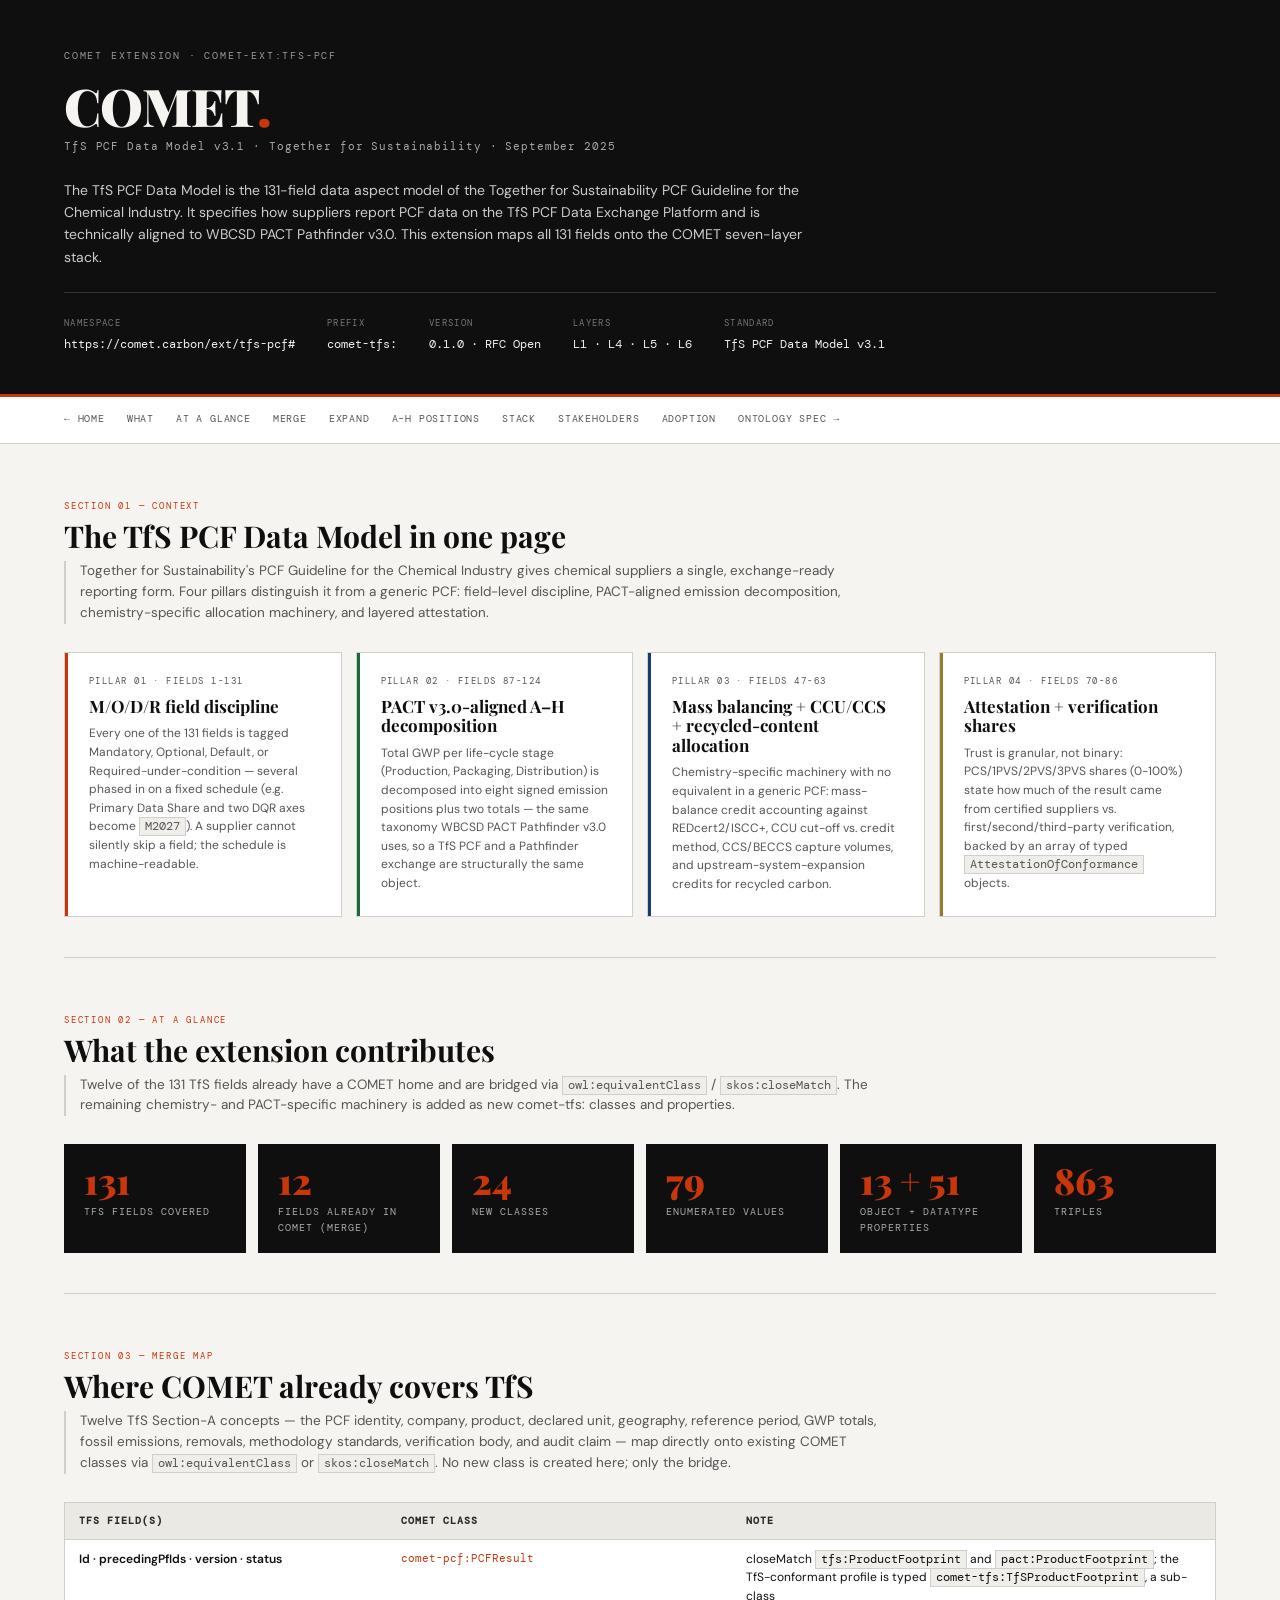
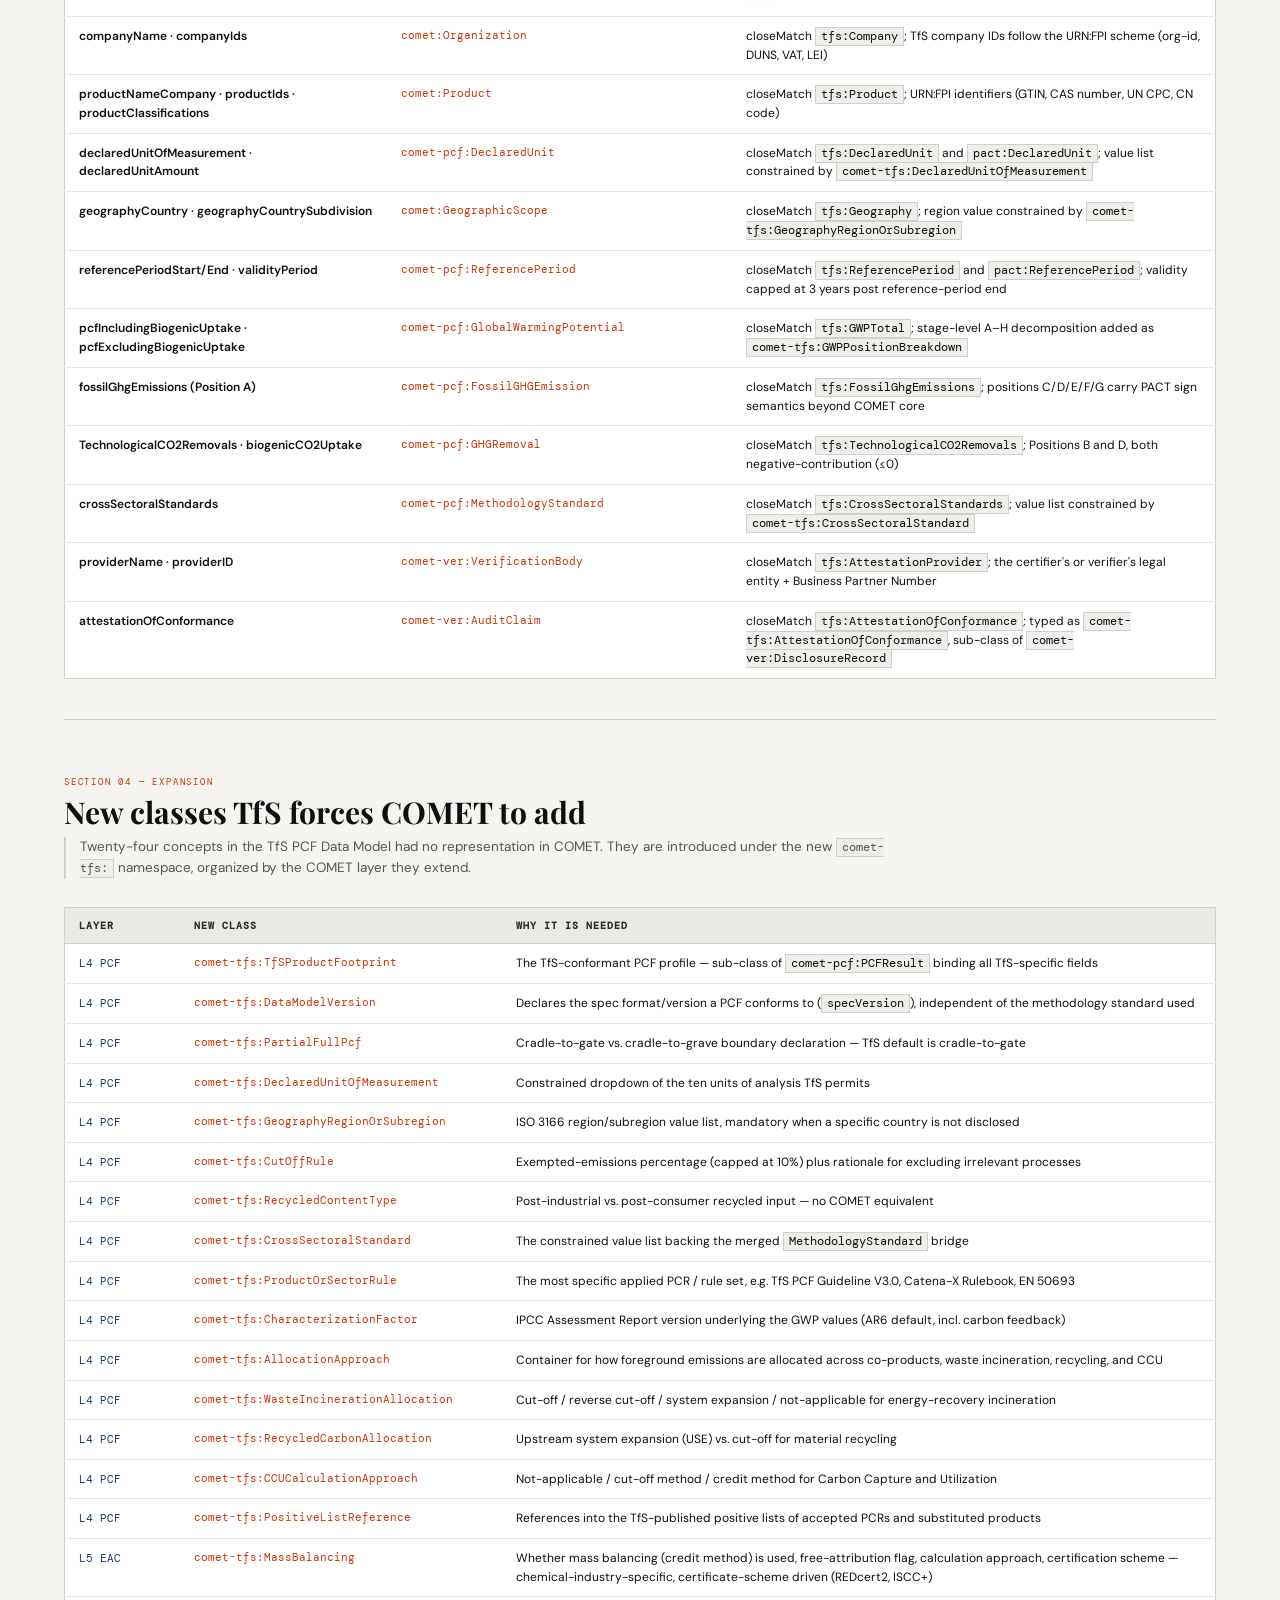
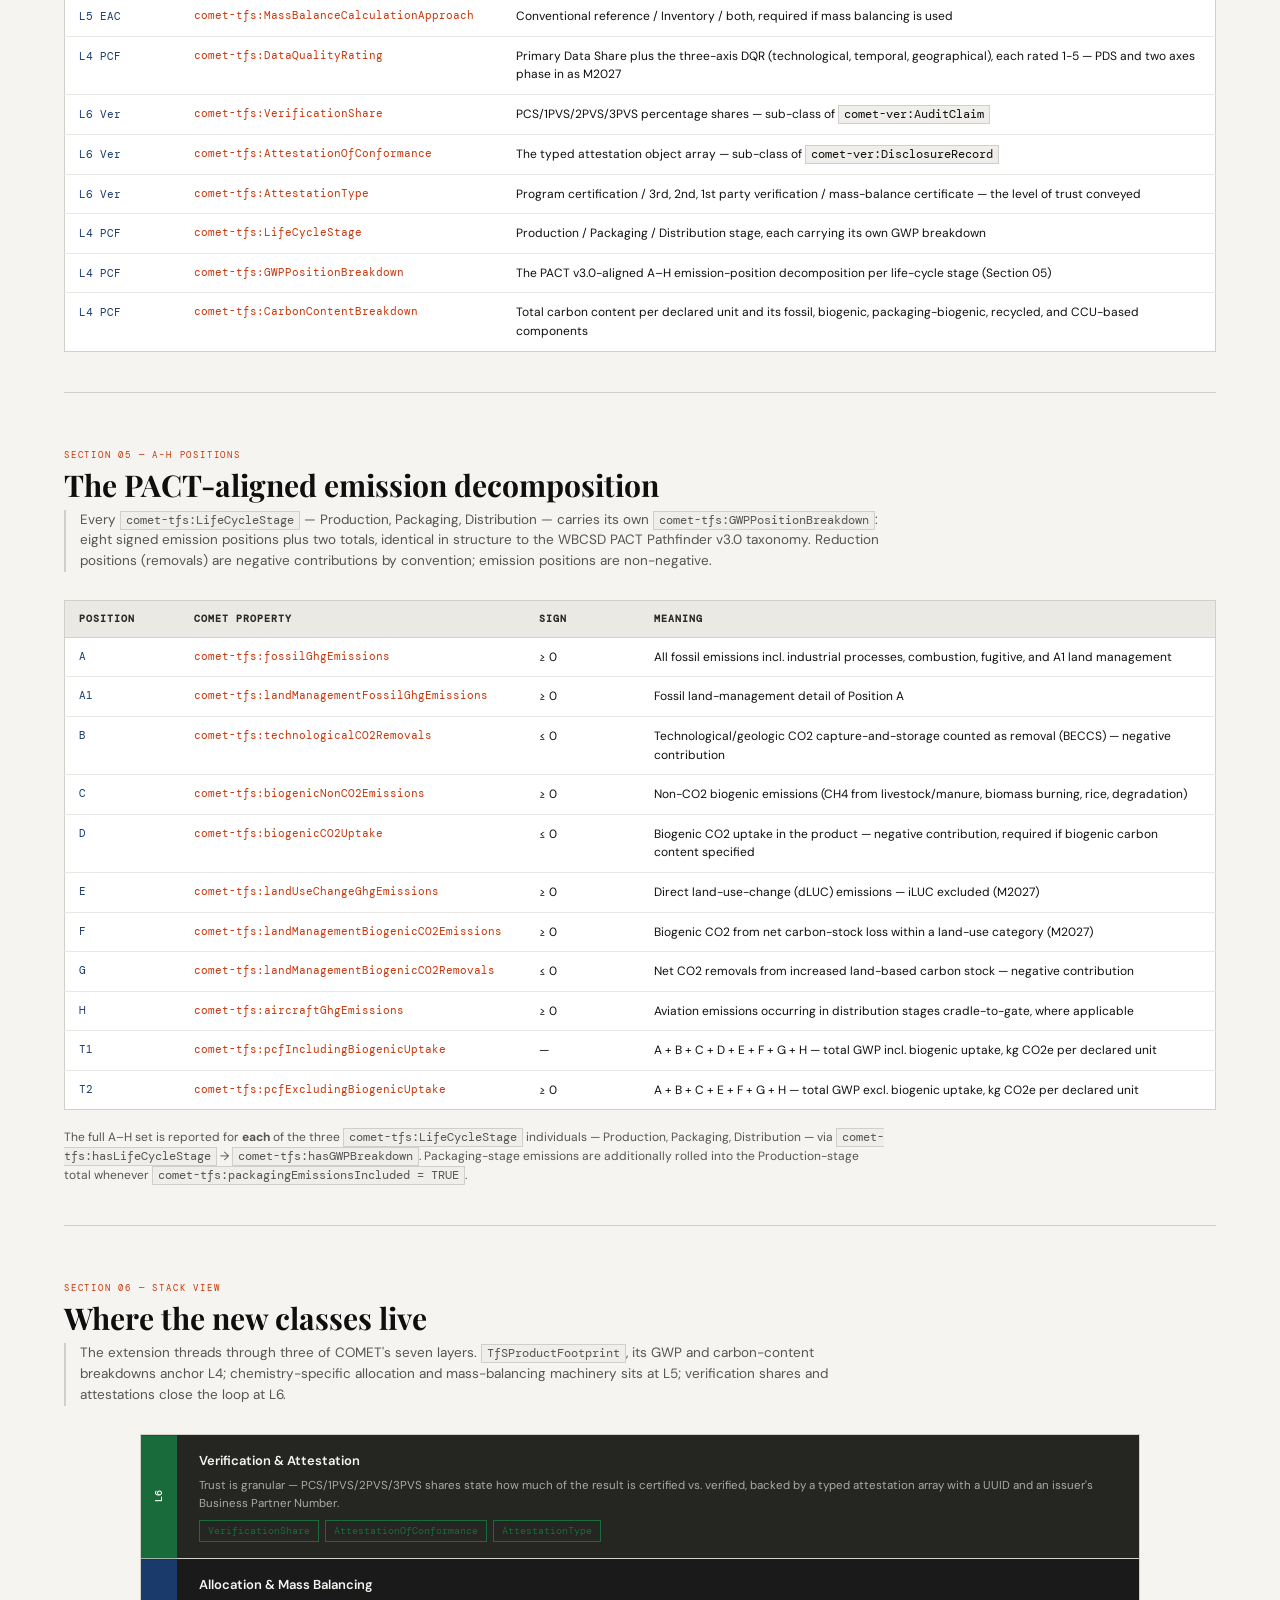
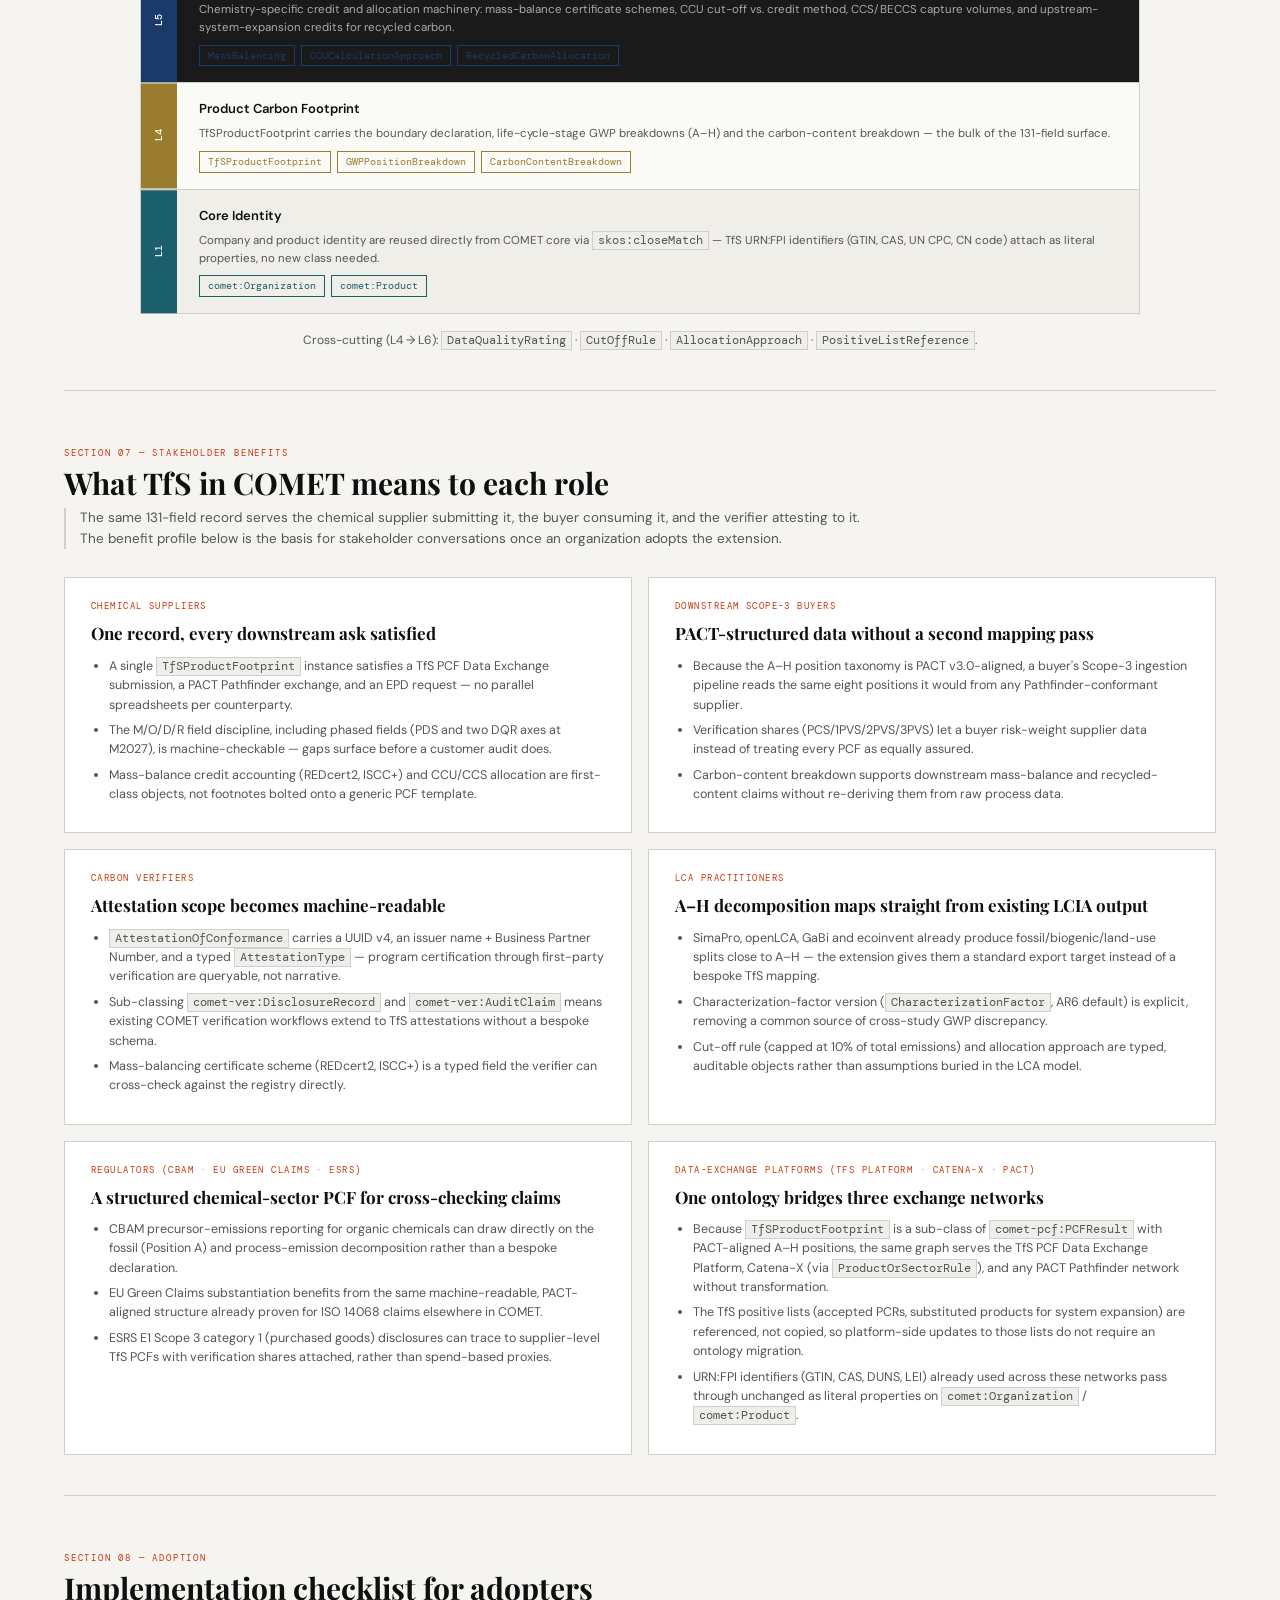
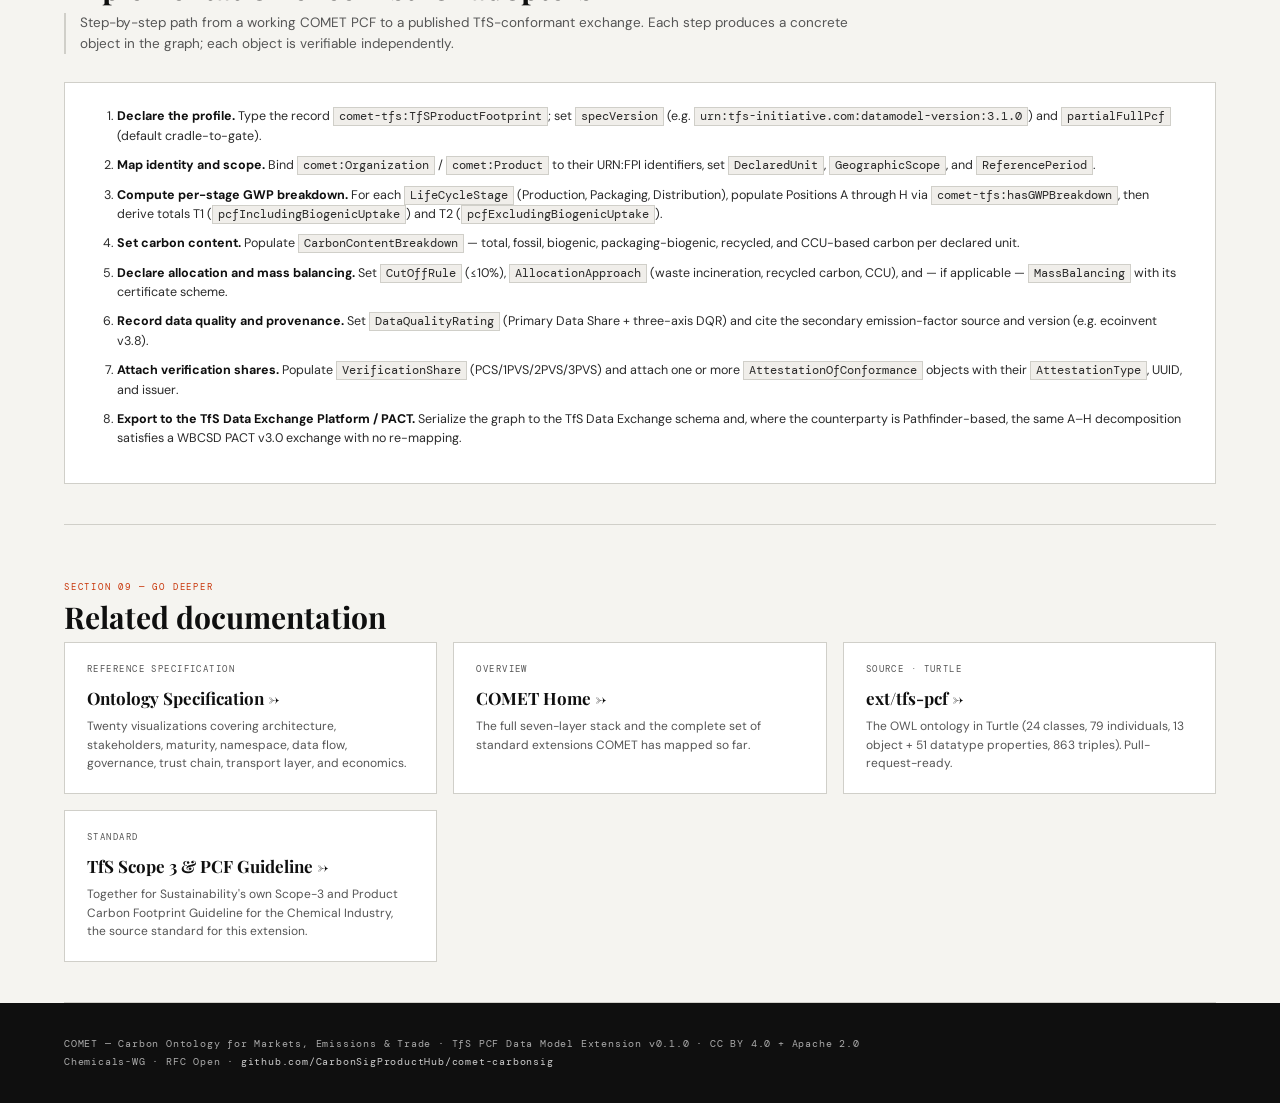
<file: docs/tfs-pcf.html>
<!DOCTYPE html>
<html lang="en">
<head>
<meta charset="UTF-8">
<meta name="viewport" content="width=device-width, initial-scale=1.0">
<title>COMET — TfS PCF Data Model v3.1 Extension</title>
<meta name="description" content="How the TfS PCF Data Model v3.1 (Together for Sustainability) maps onto the COMET seven-layer stack — merge points, new classes, the A–H GWP position decomposition, and stakeholder benefits for chemical suppliers, downstream buyers, verifiers, and regulators.">
<style>
  @import url('https://fonts.googleapis.com/css2?family=DM+Mono:wght@300;400;500&family=Playfair+Display:wght@400;700;900&family=DM+Sans:wght@300;400;500;600&display=swap');

  :root {
    --ink: #0f0f0f;
    --ink-2: #2a2a2a;
    --ink-3: #555;
    --rule: #d0cfc9;
    --rule-light: #e8e7e3;
    --bg: #f5f4f0;
    --bg-card: #ffffff;
    --accent-r: #c8360a;
    --accent-g: #1a6b3c;
    --accent-b: #1a3a6b;
    --accent-gold: #9a7c2f;
    --accent-teal: #1a5f6b;
    --mono: 'DM Mono', monospace;
    --display: 'Playfair Display', serif;
    --body: 'DM Sans', sans-serif;
  }

  * { margin: 0; padding: 0; box-sizing: border-box; }
  body { background: var(--bg); color: var(--ink); font-family: var(--body); font-size: 13px; line-height: 1.55; }
  a { color: var(--accent-r); text-decoration: none; }
  a:hover { text-decoration: underline; }
  code { font-family: var(--mono); font-size: 11.5px; background: #f0eeea; border: 1px solid var(--rule); padding: 1px 5px; }

  /* MASTHEAD */
  .masthead { background: var(--ink); color: #f5f4f0; padding: 48px 64px 40px; border-bottom: 3px solid var(--accent-r); }
  .masthead-eyebrow { font-family: var(--mono); font-size: 10px; letter-spacing: 0.18em; color: #999; text-transform: uppercase; margin-bottom: 16px; }
  .masthead h1 { font-family: var(--display); font-size: 52px; font-weight: 900; letter-spacing: -0.02em; line-height: 1.0; margin-bottom: 6px; }
  .masthead h1 span { color: var(--accent-r); }
  .masthead-subtitle { font-family: var(--mono); font-size: 11px; color: #aaa; letter-spacing: 0.08em; margin-bottom: 24px; }
  .masthead-desc { font-size: 14px; color: #ccc; max-width: 760px; line-height: 1.6; }
  .masthead-meta { display: flex; gap: 32px; margin-top: 24px; padding-top: 24px; border-top: 1px solid #333; flex-wrap: wrap; }
  .meta-item { display: flex; flex-direction: column; gap: 4px; }
  .meta-label { font-family: var(--mono); font-size: 9px; letter-spacing: 0.15em; color: #777; text-transform: uppercase; }
  .meta-val { font-family: var(--mono); font-size: 12px; color: #f0f0f0; }

  /* NAV */
  .toc-nav { background: var(--bg-card); border-bottom: 1px solid var(--rule); padding: 14px 64px; display: flex; gap: 22px; flex-wrap: wrap; font-family: var(--mono); font-size: 10px; letter-spacing: 0.08em; }
  .toc-link { color: var(--ink-3); text-transform: uppercase; text-decoration: none; border-bottom: 1px solid transparent; padding-bottom: 2px; transition: color 0.15s, border-color 0.15s; }
  .toc-link:hover { color: var(--accent-r); border-color: var(--accent-r); text-decoration: none; }

  /* LAYOUT */
  .page { max-width: 1400px; margin: 0 auto; padding: 0 64px; }
  .section-block { padding: 56px 0 40px; border-bottom: 1px solid var(--rule); }
  .section-label { font-family: var(--mono); font-size: 9px; letter-spacing: 0.2em; text-transform: uppercase; color: var(--accent-r); margin-bottom: 6px; }
  .section-title { font-family: var(--display); font-size: 30px; font-weight: 700; color: var(--ink); margin-bottom: 8px; line-height: 1.1; }
  .section-bluf { font-size: 13.5px; color: var(--ink-3); max-width: 820px; margin-bottom: 28px; border-left: 2px solid var(--rule); padding-left: 14px; }

  /* PILLARS */
  .pillar-grid { display: grid; grid-template-columns: repeat(4, 1fr); gap: 14px; }
  @media (max-width: 1000px) { .pillar-grid { grid-template-columns: repeat(2, 1fr); } }
  @media (max-width: 600px) { .pillar-grid { grid-template-columns: 1fr; } }
  .pillar { background: var(--bg-card); border: 1px solid var(--rule); padding: 22px 24px; position: relative; }
  .pillar::before { content: ''; position: absolute; top: 0; left: 0; width: 3px; height: 100%; }
  .pillar.r::before { background: var(--accent-r); }
  .pillar.g::before { background: var(--accent-g); }
  .pillar.b::before { background: var(--accent-b); }
  .pillar.gold::before { background: var(--accent-gold); }
  .pillar-num { font-family: var(--mono); font-size: 9px; letter-spacing: 0.16em; text-transform: uppercase; color: var(--ink-3); margin-bottom: 8px; }
  .pillar-title { font-family: var(--display); font-size: 17px; font-weight: 700; line-height: 1.15; margin-bottom: 8px; color: var(--ink); }
  .pillar-body { font-size: 12px; color: var(--ink-3); line-height: 1.55; }

  /* TABLES */
  .data-table { width: 100%; border-collapse: collapse; background: var(--bg-card); border: 1px solid var(--rule); font-size: 12px; }
  .data-table thead th { background: #ebe9e3; font-family: var(--mono); font-size: 10px; letter-spacing: 0.1em; text-transform: uppercase; color: var(--ink-2); text-align: left; padding: 10px 14px; border-bottom: 1px solid var(--rule); }
  .data-table tbody td { padding: 10px 14px; border-bottom: 1px solid var(--rule-light); vertical-align: top; }
  .data-table tbody tr:last-child td { border-bottom: none; }
  .data-table tbody tr:hover { background: #fafaf6; }
  .data-table .iso-ref { font-family: var(--mono); font-size: 11px; color: var(--accent-b); white-space: nowrap; }
  .data-table .iso-term { font-weight: 600; color: var(--ink); }
  .data-table .comet-class { font-family: var(--mono); font-size: 11px; color: var(--accent-r); white-space: nowrap; }

  /* STACK DIAGRAM */
  .stack { display: flex; flex-direction: column; gap: 0; max-width: 1000px; margin: 0 auto; }
  .stack-layer { display: flex; align-items: stretch; border: 1px solid var(--rule); margin-bottom: -1px; background: var(--bg-card); }
  .stack-num { font-family: var(--mono); font-size: 10px; color: #fff; writing-mode: vertical-rl; text-orientation: mixed; transform: rotate(180deg); padding: 16px 10px; min-width: 36px; display: flex; align-items: center; justify-content: center; font-weight: 500; }
  .stack-content { flex: 1; padding: 16px 22px; }
  .stack-name { font-weight: 600; font-size: 13px; margin-bottom: 6px; color: var(--ink); }
  .stack-desc { font-size: 11.5px; color: var(--ink-3); margin-bottom: 8px; }
  .stack-nodes { display: flex; flex-wrap: wrap; gap: 6px; }
  .stack-node { font-family: var(--mono); font-size: 10px; padding: 2px 8px; border: 1px solid; }

  /* STAKEHOLDER GRID */
  .stake-grid { display: grid; grid-template-columns: repeat(2, 1fr); gap: 16px; }
  @media (max-width: 900px) { .stake-grid { grid-template-columns: 1fr; } }
  .stake-card { background: var(--bg-card); border: 1px solid var(--rule); padding: 22px 26px; }
  .stake-role { font-family: var(--mono); font-size: 9px; letter-spacing: 0.16em; text-transform: uppercase; color: var(--accent-r); margin-bottom: 6px; }
  .stake-title { font-family: var(--display); font-size: 17px; font-weight: 700; margin-bottom: 10px; color: var(--ink); }
  .stake-body { font-size: 12.5px; color: var(--ink-3); }
  .stake-body ul { padding-left: 18px; margin-top: 6px; }
  .stake-body li { margin-bottom: 6px; }

  /* CHECKLIST */
  .checklist { background: var(--bg-card); border: 1px solid var(--rule); padding: 24px 30px; }
  .checklist ol { padding-left: 22px; }
  .checklist li { margin-bottom: 10px; font-size: 12.5px; color: var(--ink-2); line-height: 1.55; }
  .checklist li strong { color: var(--ink); }

  /* RELATED */
  .related-grid { display: grid; grid-template-columns: repeat(3, 1fr); gap: 16px; }
  @media (max-width: 900px) { .related-grid { grid-template-columns: 1fr; } }
  .related-card { background: var(--bg-card); border: 1px solid var(--rule); padding: 20px 22px; display: block; color: inherit; text-decoration: none; transition: border-color 0.15s; }
  .related-card:hover { border-color: var(--accent-r); text-decoration: none; }
  .related-card-label { font-family: var(--mono); font-size: 9px; letter-spacing: 0.16em; text-transform: uppercase; color: var(--ink-3); margin-bottom: 8px; }
  .related-card-title { font-family: var(--display); font-size: 17px; font-weight: 700; margin-bottom: 6px; color: var(--ink); }
  .related-card-body { font-size: 12px; color: var(--ink-3); line-height: 1.55; }

  /* COUNTS BANNER */
  .counts-row { display: grid; grid-template-columns: repeat(6, 1fr); gap: 12px; }
  @media (max-width: 900px) { .counts-row { grid-template-columns: repeat(3, 1fr); } }
  @media (max-width: 600px) { .counts-row { grid-template-columns: repeat(2, 1fr); } }
  .count-card { background: var(--ink); color: #f5f4f0; padding: 18px 20px; }
  .count-num { font-family: var(--display); font-size: 36px; font-weight: 900; color: var(--accent-r); line-height: 1; margin-bottom: 6px; }
  .count-label { font-family: var(--mono); font-size: 10px; letter-spacing: 0.1em; color: #aaa; text-transform: uppercase; }

  /* FOOTER */
  footer { background: var(--ink); color: #aaa; padding: 32px 64px; font-family: var(--mono); font-size: 10px; letter-spacing: 0.08em; line-height: 1.8; }
  footer a { color: #ccc; }
  footer a:hover { color: var(--accent-r); }
</style>
</head>
<body>

<!-- MASTHEAD -->
<header class="masthead">
  <div class="masthead-eyebrow">COMET Extension · comet-ext:tfs-pcf</div>
  <h1>COMET<span>.</span></h1>
  <div class="masthead-subtitle">TfS PCF Data Model v3.1 · Together for Sustainability · September 2025</div>
  <p class="masthead-desc">The TfS PCF Data Model is the 131-field data aspect model of the Together for Sustainability PCF Guideline for the Chemical Industry. It specifies how suppliers report PCF data on the TfS PCF Data Exchange Platform and is technically aligned to WBCSD PACT Pathfinder v3.0. This extension maps all 131 fields onto the COMET seven-layer stack.</p>
  <div class="masthead-meta">
    <div class="meta-item"><span class="meta-label">Namespace</span><span class="meta-val">https://comet.carbon/ext/tfs-pcf#</span></div>
    <div class="meta-item"><span class="meta-label">Prefix</span><span class="meta-val">comet-tfs:</span></div>
    <div class="meta-item"><span class="meta-label">Version</span><span class="meta-val">0.1.0 · RFC Open</span></div>
    <div class="meta-item"><span class="meta-label">Layers</span><span class="meta-val">L1 · L4 · L5 · L6</span></div>
    <div class="meta-item"><span class="meta-label">Standard</span><span class="meta-val">TfS PCF Data Model v3.1</span></div>
  </div>
</header>

<!-- NAV -->
<nav class="toc-nav">
  <a class="toc-link" href="index.html">← Home</a>
  <a class="toc-link" href="#what">What</a>
  <a class="toc-link" href="#counts">At a glance</a>
  <a class="toc-link" href="#merge">Merge</a>
  <a class="toc-link" href="#expand">Expand</a>
  <a class="toc-link" href="#positions">A–H positions</a>
  <a class="toc-link" href="#stack">Stack</a>
  <a class="toc-link" href="#stakeholders">Stakeholders</a>
  <a class="toc-link" href="#checklist">Adoption</a>
  <a class="toc-link" href="ontology.html">Ontology Spec →</a>
</nav>

<div class="page">

<!-- 01 — WHAT -->
<section class="section-block" id="what">
  <div class="section-label">Section 01 — Context</div>
  <div class="section-title">The TfS PCF Data Model in one page</div>
  <div class="section-bluf">Together for Sustainability's PCF Guideline for the Chemical Industry gives chemical suppliers a single, exchange-ready reporting form. Four pillars distinguish it from a generic PCF: field-level discipline, PACT-aligned emission decomposition, chemistry-specific allocation machinery, and layered attestation.</div>

  <div class="pillar-grid">
    <div class="pillar r">
      <div class="pillar-num">Pillar 01 · Fields 1-131</div>
      <div class="pillar-title">M/O/D/R field discipline</div>
      <div class="pillar-body">Every one of the 131 fields is tagged Mandatory, Optional, Default, or Required-under-condition — several phased in on a fixed schedule (e.g. Primary Data Share and two DQR axes become <code>M2027</code>). A supplier cannot silently skip a field; the schedule is machine-readable.</div>
    </div>
    <div class="pillar g">
      <div class="pillar-num">Pillar 02 · Fields 87-124</div>
      <div class="pillar-title">PACT v3.0-aligned A–H decomposition</div>
      <div class="pillar-body">Total GWP per life-cycle stage (Production, Packaging, Distribution) is decomposed into eight signed emission positions plus two totals — the same taxonomy WBCSD PACT Pathfinder v3.0 uses, so a TfS PCF and a Pathfinder exchange are structurally the same object.</div>
    </div>
    <div class="pillar b">
      <div class="pillar-num">Pillar 03 · Fields 47-63</div>
      <div class="pillar-title">Mass balancing + CCU/CCS + recycled-content allocation</div>
      <div class="pillar-body">Chemistry-specific machinery with no equivalent in a generic PCF: mass-balance credit accounting against REDcert2/ISCC+, CCU cut-off vs. credit method, CCS/BECCS capture volumes, and upstream-system-expansion credits for recycled carbon.</div>
    </div>
    <div class="pillar gold">
      <div class="pillar-num">Pillar 04 · Fields 70-86</div>
      <div class="pillar-title">Attestation + verification shares</div>
      <div class="pillar-body">Trust is granular, not binary: PCS/1PVS/2PVS/3PVS shares (0-100%) state how much of the result came from certified suppliers vs. first/second/third-party verification, backed by an array of typed <code>AttestationOfConformance</code> objects.</div>
    </div>
  </div>
</section>

<!-- 02 — COUNTS -->
<section class="section-block" id="counts">
  <div class="section-label">Section 02 — At a glance</div>
  <div class="section-title">What the extension contributes</div>
  <div class="section-bluf">Twelve of the 131 TfS fields already have a COMET home and are bridged via <code>owl:equivalentClass</code> / <code>skos:closeMatch</code>. The remaining chemistry- and PACT-specific machinery is added as new comet-tfs: classes and properties.</div>

  <div class="counts-row">
    <div class="count-card"><div class="count-num">131</div><div class="count-label">TfS fields covered</div></div>
    <div class="count-card"><div class="count-num">12</div><div class="count-label">Fields already in COMET (merge)</div></div>
    <div class="count-card"><div class="count-num">24</div><div class="count-label">New classes</div></div>
    <div class="count-card"><div class="count-num">79</div><div class="count-label">Enumerated values</div></div>
    <div class="count-card"><div class="count-num">13 + 51</div><div class="count-label">Object + datatype properties</div></div>
    <div class="count-card"><div class="count-num">863</div><div class="count-label">Triples</div></div>
  </div>
</section>

<!-- 03 — MERGE -->
<section class="section-block" id="merge">
  <div class="section-label">Section 03 — Merge map</div>
  <div class="section-title">Where COMET already covers TfS</div>
  <div class="section-bluf">Twelve TfS Section-A concepts — the PCF identity, company, product, declared unit, geography, reference period, GWP totals, fossil emissions, removals, methodology standards, verification body, and audit claim — map directly onto existing COMET classes via <code>owl:equivalentClass</code> or <code>skos:closeMatch</code>. No new class is created here; only the bridge.</div>

  <table class="data-table">
    <thead>
      <tr>
        <th style="width: 28%;">TfS field(s)</th>
        <th style="width: 30%;">COMET class</th>
        <th style="width: 42%;">Note</th>
      </tr>
    </thead>
    <tbody>
      <tr><td class="iso-term">Id · precedingPfIds · version · status</td><td class="comet-class">comet-pcf:PCFResult</td><td>closeMatch <code>tfs:ProductFootprint</code> and <code>pact:ProductFootprint</code>; the TfS-conformant profile is typed <code>comet-tfs:TfSProductFootprint</code>, a sub-class</td></tr>
      <tr><td class="iso-term">companyName · companyIds</td><td class="comet-class">comet:Organization</td><td>closeMatch <code>tfs:Company</code>; TfS company IDs follow the URN:FPI scheme (org-id, DUNS, VAT, LEI)</td></tr>
      <tr><td class="iso-term">productNameCompany · productIds · productClassifications</td><td class="comet-class">comet:Product</td><td>closeMatch <code>tfs:Product</code>; URN:FPI identifiers (GTIN, CAS number, UN CPC, CN code)</td></tr>
      <tr><td class="iso-term">declaredUnitOfMeasurement · declaredUnitAmount</td><td class="comet-class">comet-pcf:DeclaredUnit</td><td>closeMatch <code>tfs:DeclaredUnit</code> and <code>pact:DeclaredUnit</code>; value list constrained by <code>comet-tfs:DeclaredUnitOfMeasurement</code></td></tr>
      <tr><td class="iso-term">geographyCountry · geographyCountrySubdivision</td><td class="comet-class">comet:GeographicScope</td><td>closeMatch <code>tfs:Geography</code>; region value constrained by <code>comet-tfs:GeographyRegionOrSubregion</code></td></tr>
      <tr><td class="iso-term">referencePeriodStart/End · validityPeriod</td><td class="comet-class">comet-pcf:ReferencePeriod</td><td>closeMatch <code>tfs:ReferencePeriod</code> and <code>pact:ReferencePeriod</code>; validity capped at 3 years post reference-period end</td></tr>
      <tr><td class="iso-term">pcfIncludingBiogenicUptake · pcfExcludingBiogenicUptake</td><td class="comet-class">comet-pcf:GlobalWarmingPotential</td><td>closeMatch <code>tfs:GWPTotal</code>; stage-level A–H decomposition added as <code>comet-tfs:GWPPositionBreakdown</code></td></tr>
      <tr><td class="iso-term">fossilGhgEmissions (Position A)</td><td class="comet-class">comet-pcf:FossilGHGEmission</td><td>closeMatch <code>tfs:FossilGhgEmissions</code>; positions C/D/E/F/G carry PACT sign semantics beyond COMET core</td></tr>
      <tr><td class="iso-term">TechnologicalCO2Removals · biogenicCO2Uptake</td><td class="comet-class">comet-pcf:GHGRemoval</td><td>closeMatch <code>tfs:TechnologicalCO2Removals</code>; Positions B and D, both negative-contribution (≤0)</td></tr>
      <tr><td class="iso-term">crossSectoralStandards</td><td class="comet-class">comet-pcf:MethodologyStandard</td><td>closeMatch <code>tfs:CrossSectoralStandards</code>; value list constrained by <code>comet-tfs:CrossSectoralStandard</code></td></tr>
      <tr><td class="iso-term">providerName · providerID</td><td class="comet-class">comet-ver:VerificationBody</td><td>closeMatch <code>tfs:AttestationProvider</code>; the certifier's or verifier's legal entity + Business Partner Number</td></tr>
      <tr><td class="iso-term">attestationOfConformance</td><td class="comet-class">comet-ver:AuditClaim</td><td>closeMatch <code>tfs:AttestationOfConformance</code>; typed as <code>comet-tfs:AttestationOfConformance</code>, sub-class of <code>comet-ver:DisclosureRecord</code></td></tr>
    </tbody>
  </table>
</section>

<!-- 04 — EXPAND -->
<section class="section-block" id="expand">
  <div class="section-label">Section 04 — Expansion</div>
  <div class="section-title">New classes TfS forces COMET to add</div>
  <div class="section-bluf">Twenty-four concepts in the TfS PCF Data Model had no representation in COMET. They are introduced under the new <code>comet-tfs:</code> namespace, organized by the COMET layer they extend.</div>

  <table class="data-table">
    <thead>
      <tr>
        <th style="width: 10%;">Layer</th>
        <th style="width: 28%;">New class</th>
        <th style="width: 62%;">Why it is needed</th>
      </tr>
    </thead>
    <tbody>
      <tr><td><span class="iso-ref">L4 PCF</span></td><td class="comet-class">comet-tfs:TfSProductFootprint</td><td>The TfS-conformant PCF profile — sub-class of <code>comet-pcf:PCFResult</code> binding all TfS-specific fields</td></tr>
      <tr><td><span class="iso-ref">L4 PCF</span></td><td class="comet-class">comet-tfs:DataModelVersion</td><td>Declares the spec format/version a PCF conforms to (<code>specVersion</code>), independent of the methodology standard used</td></tr>
      <tr><td><span class="iso-ref">L4 PCF</span></td><td class="comet-class">comet-tfs:PartialFullPcf</td><td>Cradle-to-gate vs. cradle-to-grave boundary declaration — TfS default is cradle-to-gate</td></tr>
      <tr><td><span class="iso-ref">L4 PCF</span></td><td class="comet-class">comet-tfs:DeclaredUnitOfMeasurement</td><td>Constrained dropdown of the ten units of analysis TfS permits</td></tr>
      <tr><td><span class="iso-ref">L4 PCF</span></td><td class="comet-class">comet-tfs:GeographyRegionOrSubregion</td><td>ISO 3166 region/subregion value list, mandatory when a specific country is not disclosed</td></tr>
      <tr><td><span class="iso-ref">L4 PCF</span></td><td class="comet-class">comet-tfs:CutOffRule</td><td>Exempted-emissions percentage (capped at 10%) plus rationale for excluding irrelevant processes</td></tr>
      <tr><td><span class="iso-ref">L4 PCF</span></td><td class="comet-class">comet-tfs:RecycledContentType</td><td>Post-industrial vs. post-consumer recycled input — no COMET equivalent</td></tr>
      <tr><td><span class="iso-ref">L4 PCF</span></td><td class="comet-class">comet-tfs:CrossSectoralStandard</td><td>The constrained value list backing the merged <code>MethodologyStandard</code> bridge</td></tr>
      <tr><td><span class="iso-ref">L4 PCF</span></td><td class="comet-class">comet-tfs:ProductOrSectorRule</td><td>The most specific applied PCR / rule set, e.g. TfS PCF Guideline V3.0, Catena-X Rulebook, EN 50693</td></tr>
      <tr><td><span class="iso-ref">L4 PCF</span></td><td class="comet-class">comet-tfs:CharacterizationFactor</td><td>IPCC Assessment Report version underlying the GWP values (AR6 default, incl. carbon feedback)</td></tr>
      <tr><td><span class="iso-ref">L4 PCF</span></td><td class="comet-class">comet-tfs:AllocationApproach</td><td>Container for how foreground emissions are allocated across co-products, waste incineration, recycling, and CCU</td></tr>
      <tr><td><span class="iso-ref">L4 PCF</span></td><td class="comet-class">comet-tfs:WasteIncinerationAllocation</td><td>Cut-off / reverse cut-off / system expansion / not-applicable for energy-recovery incineration</td></tr>
      <tr><td><span class="iso-ref">L4 PCF</span></td><td class="comet-class">comet-tfs:RecycledCarbonAllocation</td><td>Upstream system expansion (USE) vs. cut-off for material recycling</td></tr>
      <tr><td><span class="iso-ref">L4 PCF</span></td><td class="comet-class">comet-tfs:CCUCalculationApproach</td><td>Not-applicable / cut-off method / credit method for Carbon Capture and Utilization</td></tr>
      <tr><td><span class="iso-ref">L4 PCF</span></td><td class="comet-class">comet-tfs:PositiveListReference</td><td>References into the TfS-published positive lists of accepted PCRs and substituted products</td></tr>
      <tr><td><span class="iso-ref">L5 EAC</span></td><td class="comet-class">comet-tfs:MassBalancing</td><td>Whether mass balancing (credit method) is used, free-attribution flag, calculation approach, certification scheme — chemical-industry-specific, certificate-scheme driven (REDcert2, ISCC+)</td></tr>
      <tr><td><span class="iso-ref">L5 EAC</span></td><td class="comet-class">comet-tfs:MassBalanceCalculationApproach</td><td>Conventional reference / Inventory / both, required if mass balancing is used</td></tr>
      <tr><td><span class="iso-ref">L4 PCF</span></td><td class="comet-class">comet-tfs:DataQualityRating</td><td>Primary Data Share plus the three-axis DQR (technological, temporal, geographical), each rated 1-5 — PDS and two axes phase in as M2027</td></tr>
      <tr><td><span class="iso-ref">L6 Ver</span></td><td class="comet-class">comet-tfs:VerificationShare</td><td>PCS/1PVS/2PVS/3PVS percentage shares — sub-class of <code>comet-ver:AuditClaim</code></td></tr>
      <tr><td><span class="iso-ref">L6 Ver</span></td><td class="comet-class">comet-tfs:AttestationOfConformance</td><td>The typed attestation object array — sub-class of <code>comet-ver:DisclosureRecord</code></td></tr>
      <tr><td><span class="iso-ref">L6 Ver</span></td><td class="comet-class">comet-tfs:AttestationType</td><td>Program certification / 3rd, 2nd, 1st party verification / mass-balance certificate — the level of trust conveyed</td></tr>
      <tr><td><span class="iso-ref">L4 PCF</span></td><td class="comet-class">comet-tfs:LifeCycleStage</td><td>Production / Packaging / Distribution stage, each carrying its own GWP breakdown</td></tr>
      <tr><td><span class="iso-ref">L4 PCF</span></td><td class="comet-class">comet-tfs:GWPPositionBreakdown</td><td>The PACT v3.0-aligned A–H emission-position decomposition per life-cycle stage (Section 05)</td></tr>
      <tr><td><span class="iso-ref">L4 PCF</span></td><td class="comet-class">comet-tfs:CarbonContentBreakdown</td><td>Total carbon content per declared unit and its fossil, biogenic, packaging-biogenic, recycled, and CCU-based components</td></tr>
    </tbody>
  </table>
</section>

<!-- 05 — A-H POSITIONS -->
<section class="section-block" id="positions">
  <div class="section-label">Section 05 — A–H positions</div>
  <div class="section-title">The PACT-aligned emission decomposition</div>
  <div class="section-bluf">Every <code>comet-tfs:LifeCycleStage</code> — Production, Packaging, Distribution — carries its own <code>comet-tfs:GWPPositionBreakdown</code>: eight signed emission positions plus two totals, identical in structure to the WBCSD PACT Pathfinder v3.0 taxonomy. Reduction positions (removals) are negative contributions by convention; emission positions are non-negative.</div>

  <table class="data-table">
    <thead>
      <tr>
        <th style="width: 10%;">Position</th>
        <th style="width: 30%;">COMET property</th>
        <th style="width: 10%;">Sign</th>
        <th style="width: 50%;">Meaning</th>
      </tr>
    </thead>
    <tbody>
      <tr><td class="iso-ref">A</td><td class="comet-class">comet-tfs:fossilGhgEmissions</td><td>≥ 0</td><td>All fossil emissions incl. industrial processes, combustion, fugitive, and A1 land management</td></tr>
      <tr><td class="iso-ref">A1</td><td class="comet-class">comet-tfs:landManagementFossilGhgEmissions</td><td>≥ 0</td><td>Fossil land-management detail of Position A</td></tr>
      <tr><td class="iso-ref">B</td><td class="comet-class">comet-tfs:technologicalCO2Removals</td><td>≤ 0</td><td>Technological/geologic CO2 capture-and-storage counted as removal (BECCS) — negative contribution</td></tr>
      <tr><td class="iso-ref">C</td><td class="comet-class">comet-tfs:biogenicNonCO2Emissions</td><td>≥ 0</td><td>Non-CO2 biogenic emissions (CH4 from livestock/manure, biomass burning, rice, degradation)</td></tr>
      <tr><td class="iso-ref">D</td><td class="comet-class">comet-tfs:biogenicCO2Uptake</td><td>≤ 0</td><td>Biogenic CO2 uptake in the product — negative contribution, required if biogenic carbon content specified</td></tr>
      <tr><td class="iso-ref">E</td><td class="comet-class">comet-tfs:landUseChangeGhgEmissions</td><td>≥ 0</td><td>Direct land-use-change (dLUC) emissions — iLUC excluded (M2027)</td></tr>
      <tr><td class="iso-ref">F</td><td class="comet-class">comet-tfs:landManagementBiogenicCO2Emissions</td><td>≥ 0</td><td>Biogenic CO2 from net carbon-stock loss within a land-use category (M2027)</td></tr>
      <tr><td class="iso-ref">G</td><td class="comet-class">comet-tfs:landManagementBiogenicCO2Removals</td><td>≤ 0</td><td>Net CO2 removals from increased land-based carbon stock — negative contribution</td></tr>
      <tr><td class="iso-ref">H</td><td class="comet-class">comet-tfs:aircraftGhgEmissions</td><td>≥ 0</td><td>Aviation emissions occurring in distribution stages cradle-to-gate, where applicable</td></tr>
      <tr><td class="iso-ref">T1</td><td class="comet-class">comet-tfs:pcfIncludingBiogenicUptake</td><td>—</td><td>A + B + C + D + E + F + G + H — total GWP incl. biogenic uptake, kg CO2e per declared unit</td></tr>
      <tr><td class="iso-ref">T2</td><td class="comet-class">comet-tfs:pcfExcludingBiogenicUptake</td><td>≥ 0</td><td>A + B + C + E + F + G + H — total GWP excl. biogenic uptake, kg CO2e per declared unit</td></tr>
    </tbody>
  </table>

  <p style="font-size: 12px; color: var(--ink-3); margin-top: 18px; max-width: 820px;">
    The full A–H set is reported for <strong>each</strong> of the three <code>comet-tfs:LifeCycleStage</code> individuals — Production, Packaging, Distribution — via <code>comet-tfs:hasLifeCycleStage</code> → <code>comet-tfs:hasGWPBreakdown</code>. Packaging-stage emissions are additionally rolled into the Production-stage total whenever <code>comet-tfs:packagingEmissionsIncluded = TRUE</code>.
  </p>
</section>

<!-- 06 — STACK VIEW -->
<section class="section-block" id="stack">
  <div class="section-label">Section 06 — Stack view</div>
  <div class="section-title">Where the new classes live</div>
  <div class="section-bluf">The extension threads through three of COMET's seven layers. <code>TfSProductFootprint</code>, its GWP and carbon-content breakdowns anchor L4; chemistry-specific allocation and mass-balancing machinery sits at L5; verification shares and attestations close the loop at L6.</div>

  <div class="stack">
    <div class="stack-layer" style="background:#252521;">
      <div class="stack-num" style="background:var(--accent-g);">L6</div>
      <div class="stack-content">
        <div class="stack-name" style="color:#f5f4f0;">Verification &amp; Attestation</div>
        <div class="stack-desc" style="color:#aaa;">Trust is granular — PCS/1PVS/2PVS/3PVS shares state how much of the result is certified vs. verified, backed by a typed attestation array with a UUID and an issuer's Business Partner Number.</div>
        <div class="stack-nodes">
          <span class="stack-node" style="border-color:var(--accent-g);color:var(--accent-g);">VerificationShare</span>
          <span class="stack-node" style="border-color:var(--accent-g);color:var(--accent-g);">AttestationOfConformance</span>
          <span class="stack-node" style="border-color:var(--accent-g);color:var(--accent-g);">AttestationType</span>
        </div>
      </div>
    </div>

    <div class="stack-layer" style="background:#1a1a1a;">
      <div class="stack-num" style="background:var(--accent-b);">L5</div>
      <div class="stack-content">
        <div class="stack-name" style="color:#f5f4f0;">Allocation &amp; Mass Balancing</div>
        <div class="stack-desc" style="color:#aaa;">Chemistry-specific credit and allocation machinery: mass-balance certificate schemes, CCU cut-off vs. credit method, CCS/BECCS capture volumes, and upstream-system-expansion credits for recycled carbon.</div>
        <div class="stack-nodes">
          <span class="stack-node" style="border-color:var(--accent-b);color:var(--accent-b);">MassBalancing</span>
          <span class="stack-node" style="border-color:var(--accent-b);color:var(--accent-b);">CCUCalculationApproach</span>
          <span class="stack-node" style="border-color:var(--accent-b);color:var(--accent-b);">RecycledCarbonAllocation</span>
        </div>
      </div>
    </div>

    <div class="stack-layer" style="background:#fafaf6;">
      <div class="stack-num" style="background:var(--accent-gold);">L4</div>
      <div class="stack-content">
        <div class="stack-name">Product Carbon Footprint</div>
        <div class="stack-desc">TfSProductFootprint carries the boundary declaration, life-cycle-stage GWP breakdowns (A–H) and the carbon-content breakdown — the bulk of the 131-field surface.</div>
        <div class="stack-nodes">
          <span class="stack-node" style="border-color:var(--accent-gold);color:var(--accent-gold);">TfSProductFootprint</span>
          <span class="stack-node" style="border-color:var(--accent-gold);color:var(--accent-gold);">GWPPositionBreakdown</span>
          <span class="stack-node" style="border-color:var(--accent-gold);color:var(--accent-gold);">CarbonContentBreakdown</span>
        </div>
      </div>
    </div>

    <div class="stack-layer" style="background:#f0eee9;">
      <div class="stack-num" style="background:var(--accent-teal);">L1</div>
      <div class="stack-content">
        <div class="stack-name">Core Identity</div>
        <div class="stack-desc">Company and product identity are reused directly from COMET core via <code>skos:closeMatch</code> — TfS URN:FPI identifiers (GTIN, CAS, UN CPC, CN code) attach as literal properties, no new class needed.</div>
        <div class="stack-nodes">
          <span class="stack-node" style="border-color:var(--accent-teal);color:var(--accent-teal);">comet:Organization</span>
          <span class="stack-node" style="border-color:var(--accent-teal);color:var(--accent-teal);">comet:Product</span>
        </div>
      </div>
    </div>
  </div>

  <p style="font-size: 12px; color: var(--ink-3); margin-top: 18px; text-align: center; max-width: 800px; margin-left: auto; margin-right: auto;">
    Cross-cutting (L4 → L6): <code>DataQualityRating</code> · <code>CutOffRule</code> · <code>AllocationApproach</code> · <code>PositiveListReference</code>.
  </p>
</section>

<!-- 07 — STAKEHOLDERS -->
<section class="section-block" id="stakeholders">
  <div class="section-label">Section 07 — Stakeholder benefits</div>
  <div class="section-title">What TfS in COMET means to each role</div>
  <div class="section-bluf">The same 131-field record serves the chemical supplier submitting it, the buyer consuming it, and the verifier attesting to it. The benefit profile below is the basis for stakeholder conversations once an organization adopts the extension.</div>

  <div class="stake-grid">
    <div class="stake-card">
      <div class="stake-role">Chemical suppliers</div>
      <div class="stake-title">One record, every downstream ask satisfied</div>
      <div class="stake-body">
        <ul>
          <li>A single <code>TfSProductFootprint</code> instance satisfies a TfS PCF Data Exchange submission, a PACT Pathfinder exchange, and an EPD request — no parallel spreadsheets per counterparty.</li>
          <li>The M/O/D/R field discipline, including phased fields (PDS and two DQR axes at M2027), is machine-checkable — gaps surface before a customer audit does.</li>
          <li>Mass-balance credit accounting (REDcert2, ISCC+) and CCU/CCS allocation are first-class objects, not footnotes bolted onto a generic PCF template.</li>
        </ul>
      </div>
    </div>

    <div class="stake-card">
      <div class="stake-role">Downstream Scope-3 buyers</div>
      <div class="stake-title">PACT-structured data without a second mapping pass</div>
      <div class="stake-body">
        <ul>
          <li>Because the A–H position taxonomy is PACT v3.0-aligned, a buyer's Scope-3 ingestion pipeline reads the same eight positions it would from any Pathfinder-conformant supplier.</li>
          <li>Verification shares (PCS/1PVS/2PVS/3PVS) let a buyer risk-weight supplier data instead of treating every PCF as equally assured.</li>
          <li>Carbon-content breakdown supports downstream mass-balance and recycled-content claims without re-deriving them from raw process data.</li>
        </ul>
      </div>
    </div>

    <div class="stake-card">
      <div class="stake-role">Carbon verifiers</div>
      <div class="stake-title">Attestation scope becomes machine-readable</div>
      <div class="stake-body">
        <ul>
          <li><code>AttestationOfConformance</code> carries a UUID v4, an issuer name + Business Partner Number, and a typed <code>AttestationType</code> — program certification through first-party verification are queryable, not narrative.</li>
          <li>Sub-classing <code>comet-ver:DisclosureRecord</code> and <code>comet-ver:AuditClaim</code> means existing COMET verification workflows extend to TfS attestations without a bespoke schema.</li>
          <li>Mass-balancing certificate scheme (REDcert2, ISCC+) is a typed field the verifier can cross-check against the registry directly.</li>
        </ul>
      </div>
    </div>

    <div class="stake-card">
      <div class="stake-role">LCA practitioners</div>
      <div class="stake-title">A–H decomposition maps straight from existing LCIA output</div>
      <div class="stake-body">
        <ul>
          <li>SimaPro, openLCA, GaBi and ecoinvent already produce fossil/biogenic/land-use splits close to A–H — the extension gives them a standard export target instead of a bespoke TfS mapping.</li>
          <li>Characterization-factor version (<code>CharacterizationFactor</code>, AR6 default) is explicit, removing a common source of cross-study GWP discrepancy.</li>
          <li>Cut-off rule (capped at 10% of total emissions) and allocation approach are typed, auditable objects rather than assumptions buried in the LCA model.</li>
        </ul>
      </div>
    </div>

    <div class="stake-card">
      <div class="stake-role">Regulators (CBAM · EU Green Claims · ESRS)</div>
      <div class="stake-title">A structured chemical-sector PCF for cross-checking claims</div>
      <div class="stake-body">
        <ul>
          <li>CBAM precursor-emissions reporting for organic chemicals can draw directly on the fossil (Position A) and process-emission decomposition rather than a bespoke declaration.</li>
          <li>EU Green Claims substantiation benefits from the same machine-readable, PACT-aligned structure already proven for ISO 14068 claims elsewhere in COMET.</li>
          <li>ESRS E1 Scope 3 category 1 (purchased goods) disclosures can trace to supplier-level TfS PCFs with verification shares attached, rather than spend-based proxies.</li>
        </ul>
      </div>
    </div>

    <div class="stake-card">
      <div class="stake-role">Data-exchange platforms (TfS Platform · Catena-X · PACT)</div>
      <div class="stake-title">One ontology bridges three exchange networks</div>
      <div class="stake-body">
        <ul>
          <li>Because <code>TfSProductFootprint</code> is a sub-class of <code>comet-pcf:PCFResult</code> with PACT-aligned A–H positions, the same graph serves the TfS PCF Data Exchange Platform, Catena-X (via <code>ProductOrSectorRule</code>), and any PACT Pathfinder network without transformation.</li>
          <li>The TfS positive lists (accepted PCRs, substituted products for system expansion) are referenced, not copied, so platform-side updates to those lists do not require an ontology migration.</li>
          <li>URN:FPI identifiers (GTIN, CAS, DUNS, LEI) already used across these networks pass through unchanged as literal properties on <code>comet:Organization</code> / <code>comet:Product</code>.</li>
        </ul>
      </div>
    </div>
  </div>
</section>

<!-- 08 — CHECKLIST -->
<section class="section-block" id="checklist">
  <div class="section-label">Section 08 — Adoption</div>
  <div class="section-title">Implementation checklist for adopters</div>
  <div class="section-bluf">Step-by-step path from a working COMET PCF to a published TfS-conformant exchange. Each step produces a concrete object in the graph; each object is verifiable independently.</div>

  <div class="checklist">
    <ol>
      <li><strong>Declare the profile.</strong> Type the record <code>comet-tfs:TfSProductFootprint</code>; set <code>specVersion</code> (e.g. <code>urn:tfs-initiative.com:datamodel-version:3.1.0</code>) and <code>partialFullPcf</code> (default cradle-to-gate).</li>
      <li><strong>Map identity and scope.</strong> Bind <code>comet:Organization</code> / <code>comet:Product</code> to their URN:FPI identifiers, set <code>DeclaredUnit</code>, <code>GeographicScope</code>, and <code>ReferencePeriod</code>.</li>
      <li><strong>Compute per-stage GWP breakdown.</strong> For each <code>LifeCycleStage</code> (Production, Packaging, Distribution), populate Positions A through H via <code>comet-tfs:hasGWPBreakdown</code>, then derive totals T1 (<code>pcfIncludingBiogenicUptake</code>) and T2 (<code>pcfExcludingBiogenicUptake</code>).</li>
      <li><strong>Set carbon content.</strong> Populate <code>CarbonContentBreakdown</code> — total, fossil, biogenic, packaging-biogenic, recycled, and CCU-based carbon per declared unit.</li>
      <li><strong>Declare allocation and mass balancing.</strong> Set <code>CutOffRule</code> (≤10%), <code>AllocationApproach</code> (waste incineration, recycled carbon, CCU), and — if applicable — <code>MassBalancing</code> with its certificate scheme.</li>
      <li><strong>Record data quality and provenance.</strong> Set <code>DataQualityRating</code> (Primary Data Share + three-axis DQR) and cite the secondary emission-factor source and version (e.g. ecoinvent v3.8).</li>
      <li><strong>Attach verification shares.</strong> Populate <code>VerificationShare</code> (PCS/1PVS/2PVS/3PVS) and attach one or more <code>AttestationOfConformance</code> objects with their <code>AttestationType</code>, UUID, and issuer.</li>
      <li><strong>Export to the TfS Data Exchange Platform / PACT.</strong> Serialize the graph to the TfS Data Exchange schema and, where the counterparty is Pathfinder-based, the same A–H decomposition satisfies a WBCSD PACT v3.0 exchange with no re-mapping.</li>
    </ol>
  </div>
</section>

<!-- 09 — RELATED -->
<section class="section-block" id="related">
  <div class="section-label">Section 09 — Go deeper</div>
  <div class="section-title">Related documentation</div>

  <div class="related-grid">
    <a class="related-card" href="ontology.html">
      <div class="related-card-label">Reference Specification</div>
      <div class="related-card-title">Ontology Specification →</div>
      <div class="related-card-body">Twenty visualizations covering architecture, stakeholders, maturity, namespace, data flow, governance, trust chain, transport layer, and economics.</div>
    </a>
    <a class="related-card" href="index.html">
      <div class="related-card-label">Overview</div>
      <div class="related-card-title">COMET Home →</div>
      <div class="related-card-body">The full seven-layer stack and the complete set of standard extensions COMET has mapped so far.</div>
    </a>
    <a class="related-card" href="https://github.com/CarbonSigProductHub/comet-carbonsig/tree/main/ext/tfs-pcf" target="_blank" rel="noopener noreferrer">
      <div class="related-card-label">Source · Turtle</div>
      <div class="related-card-title">ext/tfs-pcf →</div>
      <div class="related-card-body">The OWL ontology in Turtle (24 classes, 79 individuals, 13 object + 51 datatype properties, 863 triples). Pull-request-ready.</div>
    </a>
    <a class="related-card" href="https://www.tfs-initiative.com/scope-3-ghg-emissions" target="_blank" rel="noopener noreferrer">
      <div class="related-card-label">Standard</div>
      <div class="related-card-title">TfS Scope 3 &amp; PCF Guideline →</div>
      <div class="related-card-body">Together for Sustainability's own Scope-3 and Product Carbon Footprint Guideline for the Chemical Industry, the source standard for this extension.</div>
    </a>
  </div>
</section>

</div><!-- /page -->

<!-- FOOTER -->
<footer>
  <div>COMET — Carbon Ontology for Markets, Emissions &amp; Trade · TfS PCF Data Model Extension v0.1.0 · CC BY 4.0 + Apache 2.0</div>
  <div>Chemicals-WG · RFC Open · <a href="https://github.com/CarbonSigProductHub/comet-carbonsig" target="_blank" rel="noopener noreferrer">github.com/CarbonSigProductHub/comet-carbonsig</a></div>
</footer>

</body>
</html>
</file>
<file: docs/assets/glossary-tooltips.css>
/* ──────────────────────────────────────────────────────────────────────
   COMET newcomer tooltips — pure CSS, no dependencies.
   A .cterm span gets a dotted underline + a hover/tap definition bubble.
   Works on desktop (hover) and touch (tap toggles .cterm-open via the JS).
   ────────────────────────────────────────────────────────────────────── */
.cterm {
  border-bottom: 1px dotted currentColor;
  cursor: help;
  position: relative;
  text-decoration: none;
}
.cterm::after {
  /* the bubble */
  content: attr(data-tip);
  position: absolute;
  left: 0;
  top: 1.5em;
  z-index: 9999;
  width: max-content;
  max-width: 300px;
  background: #0f1727;
  color: #e2e8f0;
  border: 1px solid #2dd4bf;
  border-radius: 8px;
  padding: 9px 12px;
  font-size: 12.5px;
  font-weight: 400;
  line-height: 1.5;
  letter-spacing: normal;
  text-transform: none;
  font-family: -apple-system, BlinkMacSystemFont, "Segoe UI", Roboto, sans-serif;
  box-shadow: 0 8px 24px rgba(0, 0, 0, 0.4);
  opacity: 0;
  transform: translateY(-4px);
  pointer-events: none;
  transition: opacity 0.14s ease, transform 0.14s ease;
  white-space: normal;
}
.cterm::before {
  /* little arrow */
  content: "";
  position: absolute;
  left: 10px;
  top: calc(1.5em - 5px);
  z-index: 10000;
  border: 5px solid transparent;
  border-bottom-color: #2dd4bf;
  opacity: 0;
  transition: opacity 0.14s ease;
}
.cterm:hover::after,
.cterm:focus::after,
.cterm.cterm-open::after,
.cterm:hover::before,
.cterm:focus::before,
.cterm.cterm-open::before {
  opacity: 1;
  transform: translateY(0);
  pointer-events: auto;
}
/* flip to the right edge so the bubble never clips off-screen */
.cterm[data-tip-align="right"]::after { left: auto; right: 0; }
.cterm[data-tip-align="right"]::before { left: auto; right: 10px; }

/* a tiny "new to this?" legend chip the JS injects once per page */
.cterm-legend {
  display: inline-flex;
  align-items: center;
  gap: 6px;
  font-size: 12px;
  color: #64748b;
  border: 1px dashed #cbd5e1;
  border-radius: 20px;
  padding: 3px 11px;
  margin: 8px 0;
  font-family: -apple-system, BlinkMacSystemFont, "Segoe UI", Roboto, sans-serif;
}
.cterm-legend b { color: #0f766e; }
@media (prefers-color-scheme: dark) {
  .cterm-legend { color: #94a3b8; border-color: #334155; }
}
</file>
